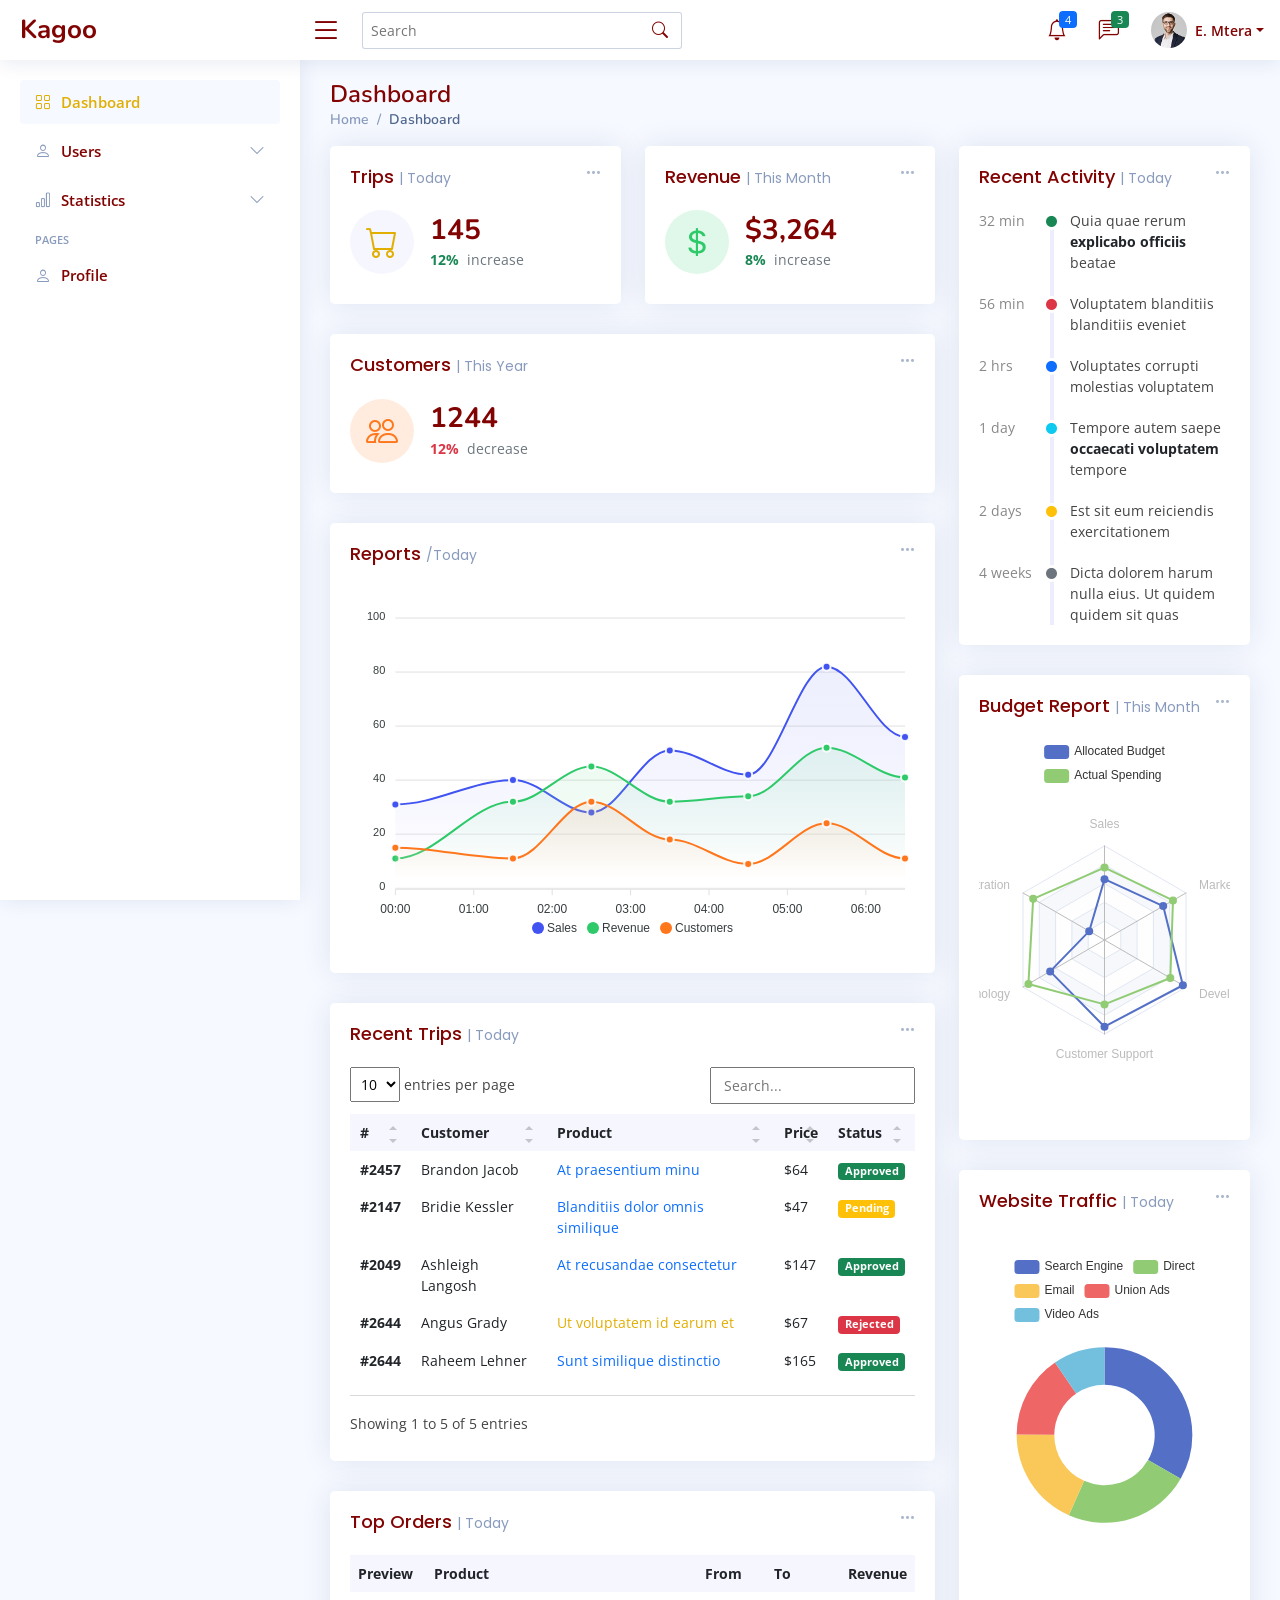
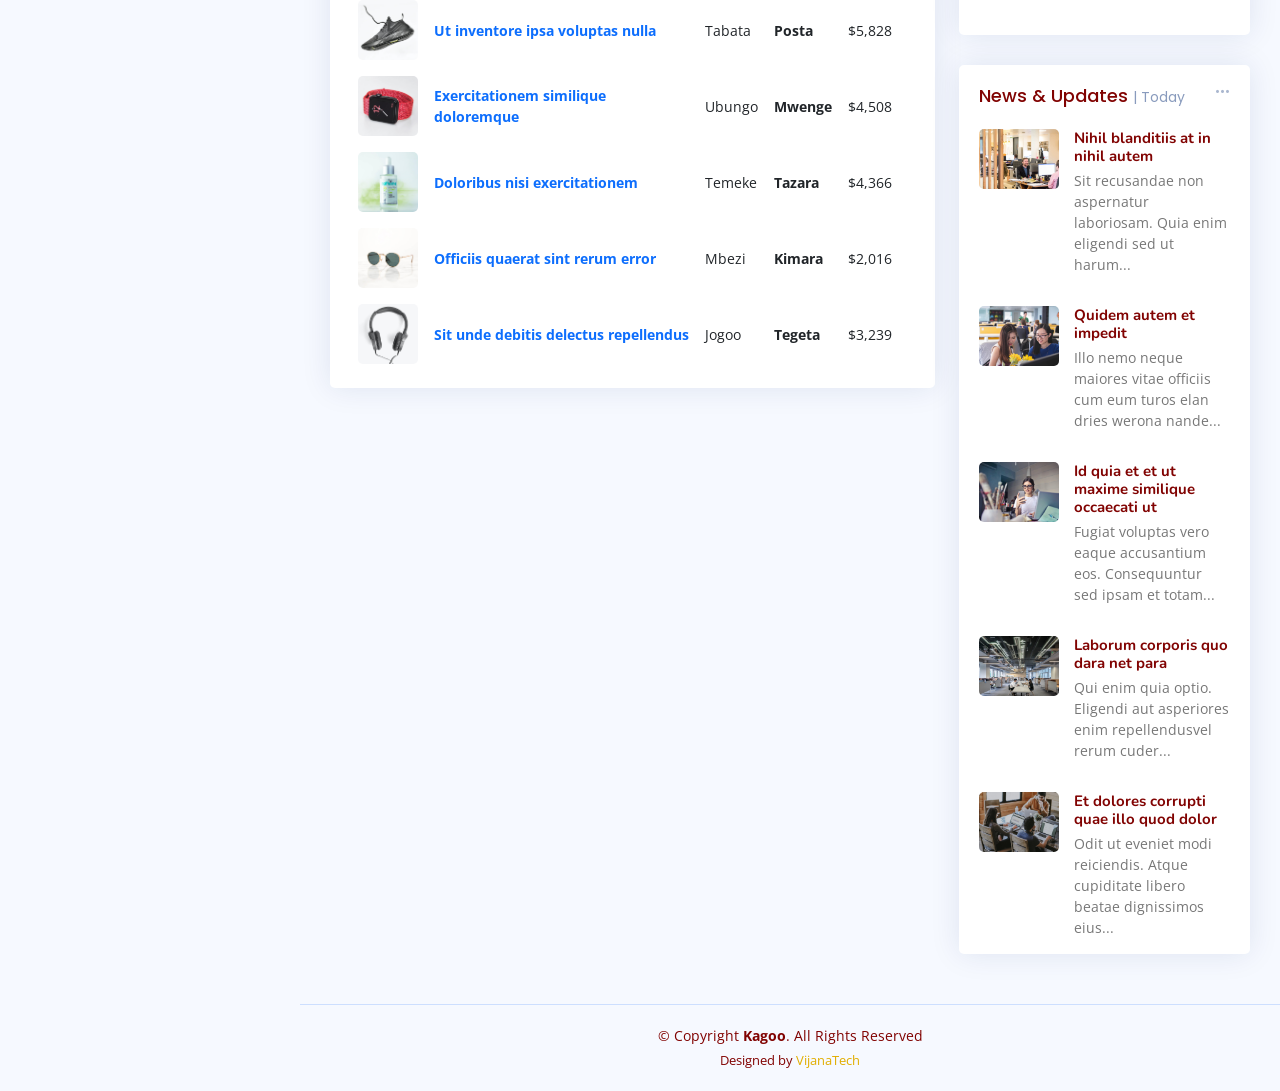
<file: assets/index.html>
<!DOCTYPE html>
<html lang="en">

<head>
  <meta charset="utf-8">
  <meta content="width=device-width, initial-scale=1.0" name="viewport">

  <title>Dashboard - Kagoo</title>
  <meta content="" name="description">
  <meta content="" name="keywords">

  <!-- Favicons -->
  <link href="assets/img/favicon.png" rel="icon">
  <link href="assets/img/apple-touch-icon.png" rel="apple-touch-icon">

  <!-- Google Fonts -->
  <link href="https://fonts.gstatic.com" rel="preconnect">
  <link href="https://fonts.googleapis.com/css?family=Open+Sans:300,300i,400,400i,600,600i,700,700i|Nunito:300,300i,400,400i,600,600i,700,700i|Poppins:300,300i,400,400i,500,500i,600,600i,700,700i" rel="stylesheet">

  <!-- Vendor CSS Files -->
  <link href="assets/vendor/bootstrap/css/bootstrap.min.css" rel="stylesheet">
  <link href="assets/vendor/bootstrap-icons/bootstrap-icons.css" rel="stylesheet">
  <link href="assets/vendor/remixicon/remixicon.css" rel="stylesheet">
  <link href="assets/vendor/boxicons/css/boxicons.min.css" rel="stylesheet">
  <link href="assets/vendor/quill/quill.snow.css" rel="stylesheet">
  <link href="assets/vendor/quill/quill.bubble.css" rel="stylesheet">
  <link href="assets/vendor/simple-datatables/style.css" rel="stylesheet">

  <!-- Template Main CSS File -->
  <link href="assets/css/style.css" rel="stylesheet">


</head>

<body>

  <!-- ======= Header ======= -->
  <header id="header" class="header fixed-top d-flex align-items-center">

    <div class="d-flex align-items-center justify-content-between">
      <a href="index.html" class="logo d-flex align-items-center">
        <!-- <img src="assets/img/logo.png" alt=""> -->
        <span class="d-none d-lg-block">Kagoo</span>
      </a>
      <i class="bi bi-list toggle-sidebar-btn"></i>
    </div><!-- End Logo -->

    <div class="search-bar">
      <form class="search-form d-flex align-items-center" method="POST" action="#">
        <input type="text" name="query" placeholder="Search" title="Enter search keyword">
        <button type="submit" title="Search"><i class="bi bi-search"></i></button>
      </form>
    </div><!-- End Search Bar -->

    <nav class="header-nav ms-auto">
      <ul class="d-flex align-items-center">

        <li class="nav-item d-block d-lg-none">
          <a class="nav-link nav-icon search-bar-toggle " href="#">
            <i class="bi bi-search"></i>
          </a>
        </li><!-- End Search Icon-->

        <li class="nav-item dropdown">

          <a class="nav-link nav-icon" href="#" data-bs-toggle="dropdown">
            <i class="bi bi-bell"></i>
            <span class="badge bg-primary badge-number">4</span>
          </a><!-- End Notification Icon -->

          <ul class="dropdown-menu dropdown-menu-end dropdown-menu-arrow notifications">
            <li class="dropdown-header">
              You have 4 new notifications
              <a href="#"><span class="badge rounded-pill bg-primary p-2 ms-2">View all</span></a>
            </li>
            <li>
              <hr class="dropdown-divider">
            </li>

            <li class="notification-item">
              <i class="bi bi-exclamation-circle text-warning"></i>
              <div>
                <h4>Lorem Ipsum</h4>
                <p>Quae dolorem earum veritatis oditseno</p>
                <p>30 min. ago</p>
              </div>
            </li>

            <li>
              <hr class="dropdown-divider">
            </li>

            <li class="notification-item">
              <i class="bi bi-x-circle text-danger"></i>
              <div>
                <h4>Atque rerum nesciunt</h4>
                <p>Quae dolorem earum veritatis oditseno</p>
                <p>1 hr. ago</p>
              </div>
            </li>

            <li>
              <hr class="dropdown-divider">
            </li>

            <li class="notification-item">
              <i class="bi bi-check-circle text-success"></i>
              <div>
                <h4>Sit rerum fuga</h4>
                <p>Quae dolorem earum veritatis oditseno</p>
                <p>2 hrs. ago</p>
              </div>
            </li>

            <li>
              <hr class="dropdown-divider">
            </li>

            <li class="notification-item">
              <i class="bi bi-info-circle text-primary"></i>
              <div>
                <h4>Dicta reprehenderit</h4>
                <p>Quae dolorem earum veritatis oditseno</p>
                <p>4 hrs. ago</p>
              </div>
            </li>

            <li>
              <hr class="dropdown-divider">
            </li>
            <li class="dropdown-footer">
              <a href="#">Show all notifications</a>
            </li>

          </ul><!-- End Notification Dropdown Items -->

        </li><!-- End Notification Nav -->

        <li class="nav-item dropdown">

          <a class="nav-link nav-icon" href="#" data-bs-toggle="dropdown">
            <i class="bi bi-chat-left-text"></i>
            <span class="badge bg-success badge-number">3</span>
          </a><!-- End Messages Icon -->

          <ul class="dropdown-menu dropdown-menu-end dropdown-menu-arrow messages">
            <li class="dropdown-header">
              You have 3 new messages
              <a href="#"><span class="badge rounded-pill bg-primary p-2 ms-2">View all</span></a>
            </li>
            <li>
              <hr class="dropdown-divider">
            </li>

            <li class="message-item">
              <a href="#">
                <img src="assets/img/messages-1.jpg" alt="" class="rounded-circle">
                <div>
                  <h4>Maria Hudson</h4>
                  <p>Velit asperiores et ducimus soluta repudiandae labore officia est ut...</p>
                  <p>4 hrs. ago</p>
                </div>
              </a>
            </li>
            <li>
              <hr class="dropdown-divider">
            </li>

            <li class="message-item">
              <a href="#">
                <img src="assets/img/messages-2.jpg" alt="" class="rounded-circle">
                <div>
                  <h4>Anna Nelson</h4>
                  <p>Velit asperiores et ducimus soluta repudiandae labore officia est ut...</p>
                  <p>6 hrs. ago</p>
                </div>
              </a>
            </li>
            <li>
              <hr class="dropdown-divider">
            </li>

            <li class="message-item">
              <a href="#">
                <img src="assets/img/messages-3.jpg" alt="" class="rounded-circle">
                <div>
                  <h4>David Muldon</h4>
                  <p>Velit asperiores et ducimus soluta repudiandae labore officia est ut...</p>
                  <p>8 hrs. ago</p>
                </div>
              </a>
            </li>
            <li>
              <hr class="dropdown-divider">
            </li>

            <li class="dropdown-footer">
              <a href="#">Show all messages</a>
            </li>

          </ul><!-- End Messages Dropdown Items -->

        </li><!-- End Messages Nav -->

        <li class="nav-item dropdown pe-3">

          <a class="nav-link nav-profile d-flex align-items-center pe-0" href="#" data-bs-toggle="dropdown">
            <img src="assets/img/profile-img.jpg" alt="Profile" class="rounded-circle">
            <span class="d-none d-md-block dropdown-toggle ps-2">E. Mtera</span>
          </a><!-- End Profile Iamge Icon -->

          <ul class="dropdown-menu dropdown-menu-end dropdown-menu-arrow profile">
            <li class="dropdown-header">
              <h6>E. Mtera</h6>
              <span>Web Designer</span>
            </li>
            <li>
              <hr class="dropdown-divider">
            </li>

            <li>
              <a class="dropdown-item d-flex align-items-center" href="users-profile.html">
                <i class="bi bi-person"></i>
                <span>My Profile</span>
              </a>
            </li>
            <li>
              <hr class="dropdown-divider">
            </li>

            <li>
              <a class="dropdown-item d-flex align-items-center" href="users-profile.html">
                <i class="bi bi-gear"></i>
                <span>Account Settings</span>
              </a>
            </li>
            <li>
              <hr class="dropdown-divider">
            </li>

            <li>
              <a class="dropdown-item d-flex align-items-center" href="pages-faq.html">
                <i class="bi bi-question-circle"></i>
                <span>Need Help?</span>
              </a>
            </li>
            <li>
              <hr class="dropdown-divider">
            </li>

            <li>
              <a class="dropdown-item d-flex align-items-center" href="#">
                <i class="bi bi-box-arrow-right"></i>
                <span>Sign Out</span>
              </a>
            </li>

          </ul><!-- End Profile Dropdown Items -->
        </li><!-- End Profile Nav -->

      </ul>
    </nav><!-- End Icons Navigation -->

  </header><!-- End Header -->

  <!-- ======= Sidebar ======= -->
  <aside id="sidebar" class="sidebar">

    <ul class="sidebar-nav" id="sidebar-nav">

      <li class="nav-item">
        <a class="nav-link " href="index.html">
          <i class="bi bi-grid"></i>
          <span>Dashboard</span>
        </a>
      </li><!-- End Dashboard Nav -->

      <li class="nav-item">
        <a class="nav-link collapsed" data-bs-target="#tables-nav" data-bs-toggle="collapse" href="#">
          <i class="bi bi-person"></i><span>Users</span><i class="bi bi-chevron-down ms-auto"></i>
        </a>
        <ul id="tables-nav" class="nav-content collapse " data-bs-parent="#sidebar-nav">
          <li>
            <a href="tables-general.html">
              <i class="bi bi-circle"></i><span>Customers</span>
            </a>
          </li>
          <li>
            <a href="tables-data.html">
              <i class="bi bi-circle"></i><span>Drivers</span>
            </a>
          </li>
        </ul>
      </li><!-- End Tables Nav -->

      <li class="nav-item">
        <a class="nav-link collapsed" data-bs-target="#charts-nav" data-bs-toggle="collapse" href="#">
          <i class="bi bi-bar-chart"></i><span>Statistics</span><i class="bi bi-chevron-down ms-auto"></i>
        </a>
        <ul id="charts-nav" class="nav-content collapse " data-bs-parent="#sidebar-nav">
          <!-- <li>
            <a href="charts-chartjs.html">
              <i class="bi bi-circle"></i><span>Chart.js</span>
            </a>
          </li> -->
          <li>
            <a href="charts-apexcharts.html">
              <i class="bi bi-circle"></i><span>Charts</span>
            </a>
          </li>
          <!-- <li>
            <a href="charts-echarts.html">
              <i class="bi bi-circle"></i><span>ECharts</span>
            </a>
          </li> -->
        </ul>
      </li><!-- End Charts Nav -->

      <!-- <li class="nav-item">
        <a class="nav-link collapsed" data-bs-target="#icons-nav" data-bs-toggle="collapse" href="#">
          <i class="bi bi-gem"></i><span>Icons</span><i class="bi bi-chevron-down ms-auto"></i>
        </a>
        <ul id="icons-nav" class="nav-content collapse " data-bs-parent="#sidebar-nav">
          <li>
            <a href="icons-bootstrap.html">
              <i class="bi bi-circle"></i><span>Bootstrap Icons</span>
            </a>
          </li>
          <li>
            <a href="icons-remix.html">
              <i class="bi bi-circle"></i><span>Remix Icons</span>
            </a>
          </li>
          <li>
            <a href="icons-boxicons.html">
              <i class="bi bi-circle"></i><span>Boxicons</span>
            </a>
          </li>
        </ul>
      </li> -->
      <!-- End Icons Nav -->

      <li class="nav-heading">Pages</li>

      <li class="nav-item">
        <a class="nav-link collapsed" href="users-profile.html">
          <i class="bi bi-person"></i>
          <span>Profile</span>
        </a>
      </li><!-- End Profile Page Nav -->

      <!-- <li class="nav-item">
        <a class="nav-link collapsed" href="pages-faq.html">
          <i class="bi bi-question-circle"></i>
          <span>F.A.Q</span>
        </a>
      </li> -->
      <!-- End F.A.Q Page Nav -->

      <!-- <li class="nav-item">
        <a class="nav-link collapsed" href="pages-contact.html">
          <i class="bi bi-envelope"></i>
          <span>Contact</span>
        </a>
      </li> -->
      <!-- End Contact Page Nav -->

      <!-- <li class="nav-item">
        <a class="nav-link collapsed" href="pages-register.html">
          <i class="bi bi-card-list"></i>
          <span>Register</span>
        </a>
      </li> -->
      <!-- End Register Page Nav -->

      <!-- <li class="nav-item">
        <a class="nav-link collapsed" href="pages-login.html">
          <i class="bi bi-box-arrow-in-right"></i>
          <span>Login</span>
        </a>
      </li> -->
      <!-- End Login Page Nav -->

      <!-- <li class="nav-item">
        <a class="nav-link collapsed" href="pages-error-404.html">
          <i class="bi bi-dash-circle"></i>
          <span>Error 404</span>
        </a>
      </li> -->
      <!-- End Error 404 Page Nav -->

      <!-- <li class="nav-item">
        <a class="nav-link collapsed" href="pages-blank.html">
          <i class="bi bi-file-earmark"></i>
          <span>Blank</span>
        </a>
      </li> -->
      <!-- End Blank Page Nav -->

    </ul>

  </aside><!-- End Sidebar-->

  <main id="main" class="main">

    <div class="pagetitle">
      <h1>Dashboard</h1>
      <nav>
        <ol class="breadcrumb">
          <li class="breadcrumb-item"><a href="index.html">Home</a></li>
          <li class="breadcrumb-item active">Dashboard</li>
        </ol>
      </nav>
    </div><!-- End Page Title -->

    <section class="section dashboard">
      <div class="row">

        <!-- Left side columns -->
        <div class="col-lg-8">
          <div class="row">

            <!-- Sales Card -->
            <div class="col-xxl-4 col-md-6">
              <div class="card info-card sales-card">

                <div class="filter">
                  <a class="icon" href="#" data-bs-toggle="dropdown"><i class="bi bi-three-dots"></i></a>
                  <ul class="dropdown-menu dropdown-menu-end dropdown-menu-arrow">
                    <li class="dropdown-header text-start">
                      <h6>Filter</h6>
                    </li>

                    <li><a class="dropdown-item" href="#">Today</a></li>
                    <li><a class="dropdown-item" href="#">This Month</a></li>
                    <li><a class="dropdown-item" href="#">This Year</a></li>
                  </ul>
                </div>

                <div class="card-body">
                  <h5 class="card-title">Trips <span>| Today</span></h5>

                  <div class="d-flex align-items-center">
                    <div class="card-icon rounded-circle d-flex align-items-center justify-content-center">
                      <i class="bi bi-cart"></i>
                    </div>
                    <div class="ps-3">
                      <h6>145</h6>
                      <span class="text-success small pt-1 fw-bold">12%</span> <span class="text-muted small pt-2 ps-1">increase</span>

                    </div>
                  </div>
                </div>

              </div>
            </div><!-- End Sales Card -->

            <!-- Revenue Card -->
            <div class="col-xxl-4 col-md-6">
              <div class="card info-card revenue-card">

                <div class="filter">
                  <a class="icon" href="#" data-bs-toggle="dropdown"><i class="bi bi-three-dots"></i></a>
                  <ul class="dropdown-menu dropdown-menu-end dropdown-menu-arrow">
                    <li class="dropdown-header text-start">
                      <h6>Filter</h6>
                    </li>

                    <li><a class="dropdown-item" href="#">Today</a></li>
                    <li><a class="dropdown-item" href="#">This Month</a></li>
                    <li><a class="dropdown-item" href="#">This Year</a></li>
                  </ul>
                </div>

                <div class="card-body">
                  <h5 class="card-title">Revenue <span>| This Month</span></h5>

                  <div class="d-flex align-items-center">
                    <div class="card-icon rounded-circle d-flex align-items-center justify-content-center">
                      <i class="bi bi-currency-dollar"></i>
                    </div>
                    <div class="ps-3">
                      <h6>$3,264</h6>
                      <span class="text-success small pt-1 fw-bold">8%</span> <span class="text-muted small pt-2 ps-1">increase</span>

                    </div>
                  </div>
                </div>

              </div>
            </div><!-- End Revenue Card -->

            <!-- Customers Card -->
            <div class="col-xxl-4 col-xl-12">

              <div class="card info-card customers-card">

                <div class="filter">
                  <a class="icon" href="#" data-bs-toggle="dropdown"><i class="bi bi-three-dots"></i></a>
                  <ul class="dropdown-menu dropdown-menu-end dropdown-menu-arrow">
                    <li class="dropdown-header text-start">
                      <h6>Filter</h6>
                    </li>

                    <li><a class="dropdown-item" href="#">Today</a></li>
                    <li><a class="dropdown-item" href="#">This Month</a></li>
                    <li><a class="dropdown-item" href="#">This Year</a></li>
                  </ul>
                </div>

                <div class="card-body">
                  <h5 class="card-title">Customers <span>| This Year</span></h5>

                  <div class="d-flex align-items-center">
                    <div class="card-icon rounded-circle d-flex align-items-center justify-content-center">
                      <i class="bi bi-people"></i>
                    </div>
                    <div class="ps-3">
                      <h6>1244</h6>
                      <span class="text-danger small pt-1 fw-bold">12%</span> <span class="text-muted small pt-2 ps-1">decrease</span>

                    </div>
                  </div>

                </div>
              </div>

            </div><!-- End Customers Card -->

            <!-- Reports -->
            <div class="col-12">
              <div class="card">

                <div class="filter">
                  <a class="icon" href="#" data-bs-toggle="dropdown"><i class="bi bi-three-dots"></i></a>
                  <ul class="dropdown-menu dropdown-menu-end dropdown-menu-arrow">
                    <li class="dropdown-header text-start">
                      <h6>Filter</h6>
                    </li>

                    <li><a class="dropdown-item" href="#">Today</a></li>
                    <li><a class="dropdown-item" href="#">This Month</a></li>
                    <li><a class="dropdown-item" href="#">This Year</a></li>
                  </ul>
                </div>

                <div class="card-body">
                  <h5 class="card-title">Reports <span>/Today</span></h5>

                  <!-- Line Chart -->
                  <div id="reportsChart"></div>

                  <script>
                    document.addEventListener("DOMContentLoaded", () => {
                      new ApexCharts(document.querySelector("#reportsChart"), {
                        series: [{
                          name: 'Sales',
                          data: [31, 40, 28, 51, 42, 82, 56],
                        }, {
                          name: 'Revenue',
                          data: [11, 32, 45, 32, 34, 52, 41]
                        }, {
                          name: 'Customers',
                          data: [15, 11, 32, 18, 9, 24, 11]
                        }],
                        chart: {
                          height: 350,
                          type: 'area',
                          toolbar: {
                            show: false
                          },
                        },
                        markers: {
                          size: 4
                        },
                        colors: ['#4154f1', '#2eca6a', '#ff771d'],
                        fill: {
                          type: "gradient",
                          gradient: {
                            shadeIntensity: 1,
                            opacityFrom: 0.3,
                            opacityTo: 0.4,
                            stops: [0, 90, 100]
                          }
                        },
                        dataLabels: {
                          enabled: false
                        },
                        stroke: {
                          curve: 'smooth',
                          width: 2
                        },
                        xaxis: {
                          type: 'datetime',
                          categories: ["2018-09-19T00:00:00.000Z", "2018-09-19T01:30:00.000Z", "2018-09-19T02:30:00.000Z", "2018-09-19T03:30:00.000Z", "2018-09-19T04:30:00.000Z", "2018-09-19T05:30:00.000Z", "2018-09-19T06:30:00.000Z"]
                        },
                        tooltip: {
                          x: {
                            format: 'dd/MM/yy HH:mm'
                          },
                        }
                      }).render();
                    });
                  </script>
                  <!-- End Line Chart -->

                </div>

              </div>
            </div><!-- End Reports -->

            <!-- Recent Sales -->
            <div class="col-12">
              <div class="card recent-sales">

                <div class="filter">
                  <a class="icon" href="#" data-bs-toggle="dropdown"><i class="bi bi-three-dots"></i></a>
                  <ul class="dropdown-menu dropdown-menu-end dropdown-menu-arrow">
                    <li class="dropdown-header text-start">
                      <h6>Filter</h6>
                    </li>

                    <li><a class="dropdown-item" href="#">Today</a></li>
                    <li><a class="dropdown-item" href="#">This Month</a></li>
                    <li><a class="dropdown-item" href="#">This Year</a></li>
                  </ul>
                </div>

                <div class="card-body">
                  <h5 class="card-title">Recent Trips <span>| Today</span></h5>

                  <table class="table table-borderless datatable">
                    <thead>
                      <tr>
                        <th scope="col">#</th>
                        <th scope="col">Customer</th>
                        <th scope="col">Product</th>
                        <th scope="col">Price</th>
                        <th scope="col">Status</th>
                      </tr>
                    </thead>
                    <tbody>
                      <tr>
                        <th scope="row"><a href="#">#2457</a></th>
                        <td>Brandon Jacob</td>
                        <td><a href="#" class="text-primary">At praesentium minu</a></td>
                        <td>$64</td>
                        <td><span class="badge bg-success">Approved</span></td>
                      </tr>
                      <tr>
                        <th scope="row"><a href="#">#2147</a></th>
                        <td>Bridie Kessler</td>
                        <td><a href="#" class="text-primary">Blanditiis dolor omnis similique</a></td>
                        <td>$47</td>
                        <td><span class="badge bg-warning">Pending</span></td>
                      </tr>
                      <tr>
                        <th scope="row"><a href="#">#2049</a></th>
                        <td>Ashleigh Langosh</td>
                        <td><a href="#" class="text-primary">At recusandae consectetur</a></td>
                        <td>$147</td>
                        <td><span class="badge bg-success">Approved</span></td>
                      </tr>
                      <tr>
                        <th scope="row"><a href="#">#2644</a></th>
                        <td>Angus Grady</td>
                        <td><a href="#" class="text-primar">Ut voluptatem id earum et</a></td>
                        <td>$67</td>
                        <td><span class="badge bg-danger">Rejected</span></td>
                      </tr>
                      <tr>
                        <th scope="row"><a href="#">#2644</a></th>
                        <td>Raheem Lehner</td>
                        <td><a href="#" class="text-primary">Sunt similique distinctio</a></td>
                        <td>$165</td>
                        <td><span class="badge bg-success">Approved</span></td>
                      </tr>
                    </tbody>
                  </table>

                </div>

              </div>
            </div><!-- End Recent Sales -->

            <!-- Top Selling -->
            <div class="col-12">
              <div class="card top-selling">

                <div class="filter">
                  <a class="icon" href="#" data-bs-toggle="dropdown"><i class="bi bi-three-dots"></i></a>
                  <ul class="dropdown-menu dropdown-menu-end dropdown-menu-arrow">
                    <li class="dropdown-header text-start">
                      <h6>Filter</h6>
                    </li>

                    <li><a class="dropdown-item" href="#">Today</a></li>
                    <li><a class="dropdown-item" href="#">This Month</a></li>
                    <li><a class="dropdown-item" href="#">This Year</a></li>
                  </ul>
                </div>

                <div class="card-body pb-0">
                  <h5 class="card-title">Top Orders <span>| Today</span></h5>

                  <table class="table table-borderless">
                    <thead>
                      <tr>
                        <th scope="col">Preview</th>
                        <th scope="col">Product</th>
                        <th scope="col">From</th>
                        <th scope="col">To</th>
                        <th scope="col">Revenue</th>
                      </tr>
                    </thead>
                    <tbody>
                      <tr>
                        <th scope="row"><a href="#"><img src="assets/img/product-1.jpg" alt=""></a></th>
                        <td><a href="#" class="text-primary fw-bold">Ut inventore ipsa voluptas nulla</a></td>
                        <td>Tabata</td>
                        <td class="fw-bold">Posta</td>
                        <td>$5,828</td>
                      </tr>
                      <tr>
                        <th scope="row"><a href="#"><img src="assets/img/product-2.jpg" alt=""></a></th>
                        <td><a href="#" class="text-primary fw-bold">Exercitationem similique doloremque</a></td>
                        <td>Ubungo</td>
                        <td class="fw-bold">Mwenge</td>
                        <td>$4,508</td>
                      </tr>
                      <tr>
                        <th scope="row"><a href="#"><img src="assets/img/product-3.jpg" alt=""></a></th>
                        <td><a href="#" class="text-primary fw-bold">Doloribus nisi exercitationem</a></td>
                        <td>Temeke</td>
                        <td class="fw-bold">Tazara</td>
                        <td>$4,366</td>
                      </tr>
                      <tr>
                        <th scope="row"><a href="#"><img src="assets/img/product-4.jpg" alt=""></a></th>
                        <td><a href="#" class="text-primary fw-bold">Officiis quaerat sint rerum error</a></td>
                        <td>Mbezi</td>
                        <td class="fw-bold">Kimara</td>
                        <td>$2,016</td>
                      </tr>
                      <tr>
                        <th scope="row"><a href="#"><img src="assets/img/product-5.jpg" alt=""></a></th>
                        <td><a href="#" class="text-primary fw-bold">Sit unde debitis delectus repellendus</a></td>
                        <td>Jogoo</td>
                        <td class="fw-bold">Tegeta</td>
                        <td>$3,239</td>
                      </tr>
                    </tbody>
                  </table>

                </div>

              </div>
            </div><!-- End Top Selling -->

          </div>
        </div><!-- End Left side columns -->

        <!-- Right side columns -->
        <div class="col-lg-4">

          <!-- Recent Activity -->
          <div class="card">
            <div class="filter">
              <a class="icon" href="#" data-bs-toggle="dropdown"><i class="bi bi-three-dots"></i></a>
              <ul class="dropdown-menu dropdown-menu-end dropdown-menu-arrow">
                <li class="dropdown-header text-start">
                  <h6>Filter</h6>
                </li>

                <li><a class="dropdown-item" href="#">Today</a></li>
                <li><a class="dropdown-item" href="#">This Month</a></li>
                <li><a class="dropdown-item" href="#">This Year</a></li>
              </ul>
            </div>

            <div class="card-body">
              <h5 class="card-title">Recent Activity <span>| Today</span></h5>

              <div class="activity">

                <div class="activity-item d-flex">
                  <div class="activite-label">32 min</div>
                  <i class='bi bi-circle-fill activity-badge text-success align-self-start'></i>
                  <div class="activity-content">
                    Quia quae rerum <a href="#" class="fw-bold text-dark">explicabo officiis</a> beatae
                  </div>
                </div><!-- End activity item-->

                <div class="activity-item d-flex">
                  <div class="activite-label">56 min</div>
                  <i class='bi bi-circle-fill activity-badge text-danger align-self-start'></i>
                  <div class="activity-content">
                    Voluptatem blanditiis blanditiis eveniet
                  </div>
                </div><!-- End activity item-->

                <div class="activity-item d-flex">
                  <div class="activite-label">2 hrs</div>
                  <i class='bi bi-circle-fill activity-badge text-primary align-self-start'></i>
                  <div class="activity-content">
                    Voluptates corrupti molestias voluptatem
                  </div>
                </div><!-- End activity item-->

                <div class="activity-item d-flex">
                  <div class="activite-label">1 day</div>
                  <i class='bi bi-circle-fill activity-badge text-info align-self-start'></i>
                  <div class="activity-content">
                    Tempore autem saepe <a href="#" class="fw-bold text-dark">occaecati voluptatem</a> tempore
                  </div>
                </div><!-- End activity item-->

                <div class="activity-item d-flex">
                  <div class="activite-label">2 days</div>
                  <i class='bi bi-circle-fill activity-badge text-warning align-self-start'></i>
                  <div class="activity-content">
                    Est sit eum reiciendis exercitationem
                  </div>
                </div><!-- End activity item-->

                <div class="activity-item d-flex">
                  <div class="activite-label">4 weeks</div>
                  <i class='bi bi-circle-fill activity-badge text-muted align-self-start'></i>
                  <div class="activity-content">
                    Dicta dolorem harum nulla eius. Ut quidem quidem sit quas
                  </div>
                </div><!-- End activity item-->

              </div>

            </div>
          </div><!-- End Recent Activity -->

          <!-- Budget Report -->
          <div class="card">
            <div class="filter">
              <a class="icon" href="#" data-bs-toggle="dropdown"><i class="bi bi-three-dots"></i></a>
              <ul class="dropdown-menu dropdown-menu-end dropdown-menu-arrow">
                <li class="dropdown-header text-start">
                  <h6>Filter</h6>
                </li>

                <li><a class="dropdown-item" href="#">Today</a></li>
                <li><a class="dropdown-item" href="#">This Month</a></li>
                <li><a class="dropdown-item" href="#">This Year</a></li>
              </ul>
            </div>

            <div class="card-body pb-0">
              <h5 class="card-title">Budget Report <span>| This Month</span></h5>

              <div id="budgetChart" style="min-height: 400px;" class="echart"></div>

              <script>
                document.addEventListener("DOMContentLoaded", () => {
                  var budgetChart = echarts.init(document.querySelector("#budgetChart")).setOption({
                    legend: {
                      data: ['Allocated Budget', 'Actual Spending']
                    },
                    radar: {
                      // shape: 'circle',
                      indicator: [{
                          name: 'Sales',
                          max: 6500
                        },
                        {
                          name: 'Administration',
                          max: 16000
                        },
                        {
                          name: 'Information Technology',
                          max: 30000
                        },
                        {
                          name: 'Customer Support',
                          max: 38000
                        },
                        {
                          name: 'Development',
                          max: 52000
                        },
                        {
                          name: 'Marketing',
                          max: 25000
                        }
                      ]
                    },
                    series: [{
                      name: 'Budget vs spending',
                      type: 'radar',
                      data: [{
                          value: [4200, 3000, 20000, 35000, 50000, 18000],
                          name: 'Allocated Budget'
                        },
                        {
                          value: [5000, 14000, 28000, 26000, 42000, 21000],
                          name: 'Actual Spending'
                        }
                      ]
                    }]
                  });
                });
              </script>

            </div>
          </div><!-- End Budget Report -->

          <!-- Website Traffic -->
          <div class="card">
            <div class="filter">
              <a class="icon" href="#" data-bs-toggle="dropdown"><i class="bi bi-three-dots"></i></a>
              <ul class="dropdown-menu dropdown-menu-end dropdown-menu-arrow">
                <li class="dropdown-header text-start">
                  <h6>Filter</h6>
                </li>

                <li><a class="dropdown-item" href="#">Today</a></li>
                <li><a class="dropdown-item" href="#">This Month</a></li>
                <li><a class="dropdown-item" href="#">This Year</a></li>
              </ul>
            </div>

            <div class="card-body pb-0">
              <h5 class="card-title">Website Traffic <span>| Today</span></h5>

              <div id="trafficChart" style="min-height: 400px;" class="echart"></div>

              <script>
                document.addEventListener("DOMContentLoaded", () => {
                  echarts.init(document.querySelector("#trafficChart")).setOption({
                    tooltip: {
                      trigger: 'item'
                    },
                    legend: {
                      top: '5%',
                      left: 'center'
                    },
                    series: [{
                      name: 'Access From',
                      type: 'pie',
                      radius: ['40%', '70%'],
                      avoidLabelOverlap: false,
                      label: {
                        show: false,
                        position: 'center'
                      },
                      emphasis: {
                        label: {
                          show: true,
                          fontSize: '18',
                          fontWeight: 'bold'
                        }
                      },
                      labelLine: {
                        show: false
                      },
                      data: [{
                          value: 1048,
                          name: 'Search Engine'
                        },
                        {
                          value: 735,
                          name: 'Direct'
                        },
                        {
                          value: 580,
                          name: 'Email'
                        },
                        {
                          value: 484,
                          name: 'Union Ads'
                        },
                        {
                          value: 300,
                          name: 'Video Ads'
                        }
                      ]
                    }]
                  });
                });
              </script>

            </div>
          </div><!-- End Website Traffic -->

          <!-- News & Updates Traffic -->
          <div class="card">
            <div class="filter">
              <a class="icon" href="#" data-bs-toggle="dropdown"><i class="bi bi-three-dots"></i></a>
              <ul class="dropdown-menu dropdown-menu-end dropdown-menu-arrow">
                <li class="dropdown-header text-start">
                  <h6>Filter</h6>
                </li>

                <li><a class="dropdown-item" href="#">Today</a></li>
                <li><a class="dropdown-item" href="#">This Month</a></li>
                <li><a class="dropdown-item" href="#">This Year</a></li>
              </ul>
            </div>

            <div class="card-body pb-0">
              <h5 class="card-title">News &amp; Updates <span>| Today</span></h5>

              <div class="news">
                <div class="post-item clearfix">
                  <img src="assets/img/news-1.jpg" alt="">
                  <h4><a href="#">Nihil blanditiis at in nihil autem</a></h4>
                  <p>Sit recusandae non aspernatur laboriosam. Quia enim eligendi sed ut harum...</p>
                </div>

                <div class="post-item clearfix">
                  <img src="assets/img/news-2.jpg" alt="">
                  <h4><a href="#">Quidem autem et impedit</a></h4>
                  <p>Illo nemo neque maiores vitae officiis cum eum turos elan dries werona nande...</p>
                </div>

                <div class="post-item clearfix">
                  <img src="assets/img/news-3.jpg" alt="">
                  <h4><a href="#">Id quia et et ut maxime similique occaecati ut</a></h4>
                  <p>Fugiat voluptas vero eaque accusantium eos. Consequuntur sed ipsam et totam...</p>
                </div>

                <div class="post-item clearfix">
                  <img src="assets/img/news-4.jpg" alt="">
                  <h4><a href="#">Laborum corporis quo dara net para</a></h4>
                  <p>Qui enim quia optio. Eligendi aut asperiores enim repellendusvel rerum cuder...</p>
                </div>

                <div class="post-item clearfix">
                  <img src="assets/img/news-5.jpg" alt="">
                  <h4><a href="#">Et dolores corrupti quae illo quod dolor</a></h4>
                  <p>Odit ut eveniet modi reiciendis. Atque cupiditate libero beatae dignissimos eius...</p>
                </div>

              </div><!-- End sidebar recent posts-->

            </div>
          </div><!-- End News & Updates -->

        </div><!-- End Right side columns -->

      </div>
    </section>

  </main><!-- End #main -->

  <!-- ======= Footer ======= -->
  <footer id="footer" class="footer">
    <div class="copyright">
      &copy; Copyright <strong><span>Kagoo</span></strong>. All Rights Reserved
    </div>
    <div class="credits">
      <!-- All the links in the footer should remain intact. -->
      <!-- You can delete the links only if you purchased the pro version. -->
      <!-- Licensing information: https://VijanaTech.com/license/ -->
      <!-- Purchase the pro version with working PHP/AJAX contact form: https://VijanaTech.com/nice-admin-bootstrap-admin-html-template/ -->
      Designed by <a href="https://VijanaTech.com/">VijanaTech</a>
    </div>
  </footer><!-- End Footer -->

  <a href="#" class="back-to-top d-flex align-items-center justify-content-center"><i class="bi bi-arrow-up-short"></i></a>

  <!-- Vendor JS Files -->
  <script src="assets/vendor/bootstrap/js/bootstrap.bundle.js"></script>
  <script src="assets/vendor/php-email-form/validate.js"></script>
  <script src="assets/vendor/quill/quill.min.js"></script>
  <script src="assets/vendor/tinymce/tinymce.min.js"></script>
  <script src="assets/vendor/simple-datatables/simple-datatables.js"></script>
  <script src="assets/vendor/chart.js/chart.min.js"></script>
  <script src="assets/vendor/apexcharts/apexcharts.min.js"></script>
  <script src="assets/vendor/echarts/echarts.min.js"></script>

  <!-- Template Main JS File -->
  <script src="assets/js/main.js"></script>

</body>

</html>
</file>
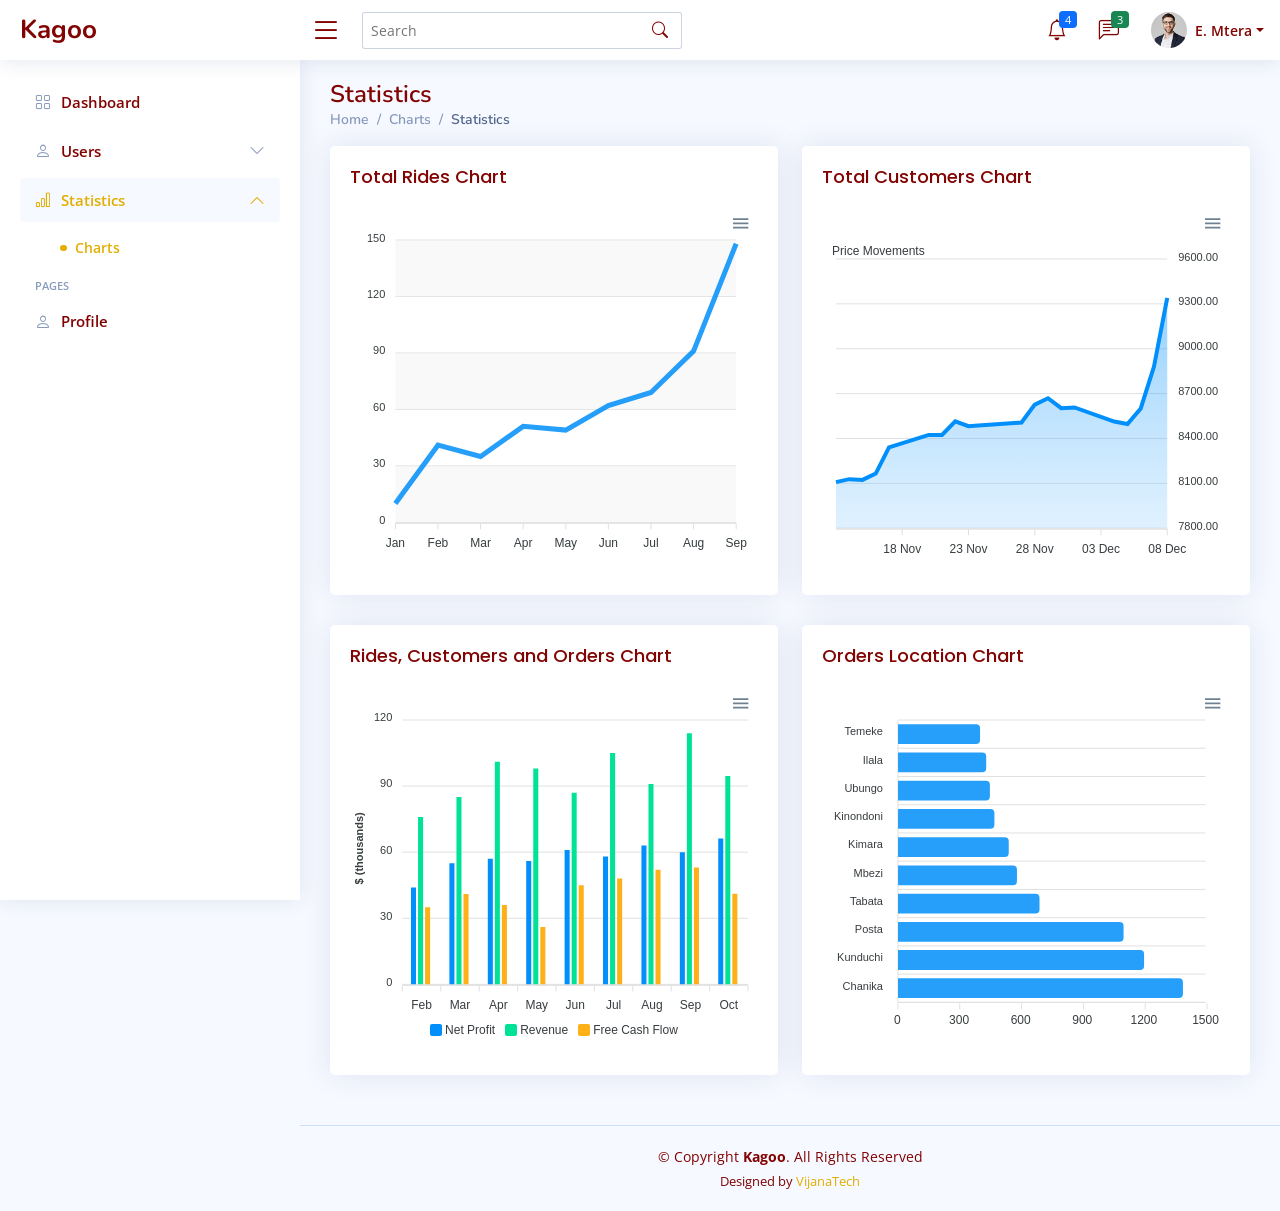
<file: assets/charts-apexcharts.html>
<!DOCTYPE html>
<html lang="en">

<head>
  <meta charset="utf-8">
  <meta content="width=device-width, initial-scale=1.0" name="viewport">

  <title>Charts / ApexCharts - Kagoo</title>
  <meta content="" name="description">
  <meta content="" name="keywords">

  <!-- Favicons -->
  <link href="assets/img/favicon.png" rel="icon">
  <link href="assets/img/apple-touch-icon.png" rel="apple-touch-icon">

  <!-- Google Fonts -->
  <link href="https://fonts.gstatic.com" rel="preconnect">
  <link href="https://fonts.googleapis.com/css?family=Open+Sans:300,300i,400,400i,600,600i,700,700i|Nunito:300,300i,400,400i,600,600i,700,700i|Poppins:300,300i,400,400i,500,500i,600,600i,700,700i" rel="stylesheet">

  <!-- Vendor CSS Files -->
  <link href="assets/vendor/bootstrap/css/bootstrap.min.css" rel="stylesheet">
  <link href="assets/vendor/bootstrap-icons/bootstrap-icons.css" rel="stylesheet">
  <link href="assets/vendor/remixicon/remixicon.css" rel="stylesheet">
  <link href="assets/vendor/boxicons/css/boxicons.min.css" rel="stylesheet">
  <link href="assets/vendor/quill/quill.snow.css" rel="stylesheet">
  <link href="assets/vendor/quill/quill.bubble.css" rel="stylesheet">
  <link href="assets/vendor/simple-datatables/style.css" rel="stylesheet">

  <!-- Template Main CSS File -->
  <link href="assets/css/style.css" rel="stylesheet">

</head>

<body>

  <!-- ======= Header ======= -->
  <header id="header" class="header fixed-top d-flex align-items-center">

    <div class="d-flex align-items-center justify-content-between">
      <a href="index.html" class="logo d-flex align-items-center">
        <!-- <img src="assets/img/logo.png" alt=""> -->
        <span class="d-none d-lg-block">Kagoo</span>
      </a>
      <i class="bi bi-list toggle-sidebar-btn"></i>
    </div><!-- End Logo -->

    <div class="search-bar">
      <form class="search-form d-flex align-items-center" method="POST" action="#">
        <input type="text" name="query" placeholder="Search" title="Enter search keyword">
        <button type="submit" title="Search"><i class="bi bi-search"></i></button>
      </form>
    </div><!-- End Search Bar -->

    <nav class="header-nav ms-auto">
      <ul class="d-flex align-items-center">

        <li class="nav-item d-block d-lg-none">
          <a class="nav-link nav-icon search-bar-toggle " href="#">
            <i class="bi bi-search"></i>
          </a>
        </li><!-- End Search Icon-->

        <li class="nav-item dropdown">

          <a class="nav-link nav-icon" href="#" data-bs-toggle="dropdown">
            <i class="bi bi-bell"></i>
            <span class="badge bg-primary badge-number">4</span>
          </a><!-- End Notification Icon -->

          <ul class="dropdown-menu dropdown-menu-end dropdown-menu-arrow notifications">
            <li class="dropdown-header">
              You have 4 new notifications
              <a href="#"><span class="badge rounded-pill bg-primary p-2 ms-2">View all</span></a>
            </li>
            <li>
              <hr class="dropdown-divider">
            </li>

            <li class="notification-item">
              <i class="bi bi-exclamation-circle text-warning"></i>
              <div>
                <h4>Lorem Ipsum</h4>
                <p>Quae dolorem earum veritatis oditseno</p>
                <p>30 min. ago</p>
              </div>
            </li>

            <li>
              <hr class="dropdown-divider">
            </li>

            <li class="notification-item">
              <i class="bi bi-x-circle text-danger"></i>
              <div>
                <h4>Atque rerum nesciunt</h4>
                <p>Quae dolorem earum veritatis oditseno</p>
                <p>1 hr. ago</p>
              </div>
            </li>

            <li>
              <hr class="dropdown-divider">
            </li>

            <li class="notification-item">
              <i class="bi bi-check-circle text-success"></i>
              <div>
                <h4>Sit rerum fuga</h4>
                <p>Quae dolorem earum veritatis oditseno</p>
                <p>2 hrs. ago</p>
              </div>
            </li>

            <li>
              <hr class="dropdown-divider">
            </li>

            <li class="notification-item">
              <i class="bi bi-info-circle text-primary"></i>
              <div>
                <h4>Dicta reprehenderit</h4>
                <p>Quae dolorem earum veritatis oditseno</p>
                <p>4 hrs. ago</p>
              </div>
            </li>

            <li>
              <hr class="dropdown-divider">
            </li>
            <li class="dropdown-footer">
              <a href="#">Show all notifications</a>
            </li>

          </ul><!-- End Notification Dropdown Items -->

        </li><!-- End Notification Nav -->

        <li class="nav-item dropdown">

          <a class="nav-link nav-icon" href="#" data-bs-toggle="dropdown">
            <i class="bi bi-chat-left-text"></i>
            <span class="badge bg-success badge-number">3</span>
          </a><!-- End Messages Icon -->

          <ul class="dropdown-menu dropdown-menu-end dropdown-menu-arrow messages">
            <li class="dropdown-header">
              You have 3 new messages
              <a href="#"><span class="badge rounded-pill bg-primary p-2 ms-2">View all</span></a>
            </li>
            <li>
              <hr class="dropdown-divider">
            </li>

            <li class="message-item">
              <a href="#">
                <img src="assets/img/messages-1.jpg" alt="" class="rounded-circle">
                <div>
                  <h4>Maria Hudson</h4>
                  <p>Velit asperiores et ducimus soluta repudiandae labore officia est ut...</p>
                  <p>4 hrs. ago</p>
                </div>
              </a>
            </li>
            <li>
              <hr class="dropdown-divider">
            </li>

            <li class="message-item">
              <a href="#">
                <img src="assets/img/messages-2.jpg" alt="" class="rounded-circle">
                <div>
                  <h4>Anna Nelson</h4>
                  <p>Velit asperiores et ducimus soluta repudiandae labore officia est ut...</p>
                  <p>6 hrs. ago</p>
                </div>
              </a>
            </li>
            <li>
              <hr class="dropdown-divider">
            </li>

            <li class="message-item">
              <a href="#">
                <img src="assets/img/messages-3.jpg" alt="" class="rounded-circle">
                <div>
                  <h4>David Muldon</h4>
                  <p>Velit asperiores et ducimus soluta repudiandae labore officia est ut...</p>
                  <p>8 hrs. ago</p>
                </div>
              </a>
            </li>
            <li>
              <hr class="dropdown-divider">
            </li>

            <li class="dropdown-footer">
              <a href="#">Show all messages</a>
            </li>

          </ul><!-- End Messages Dropdown Items -->

        </li><!-- End Messages Nav -->

        <li class="nav-item dropdown pe-3">

          <a class="nav-link nav-profile d-flex align-items-center pe-0" href="#" data-bs-toggle="dropdown">
            <img src="assets/img/profile-img.jpg" alt="Profile" class="rounded-circle">
            <span class="d-none d-md-block dropdown-toggle ps-2">E. Mtera</span>
          </a><!-- End Profile Iamge Icon -->

          <ul class="dropdown-menu dropdown-menu-end dropdown-menu-arrow profile">
            <li class="dropdown-header">
              <h6>E. Mtera</h6>
              <span>Web Designer</span>
            </li>
            <li>
              <hr class="dropdown-divider">
            </li>

            <li>
              <a class="dropdown-item d-flex align-items-center" href="users-profile.html">
                <i class="bi bi-person"></i>
                <span>My Profile</span>
              </a>
            </li>
            <li>
              <hr class="dropdown-divider">
            </li>

            <li>
              <a class="dropdown-item d-flex align-items-center" href="users-profile.html">
                <i class="bi bi-gear"></i>
                <span>Account Settings</span>
              </a>
            </li>
            <li>
              <hr class="dropdown-divider">
            </li>

            <li>
              <a class="dropdown-item d-flex align-items-center" href="pages-faq.html">
                <i class="bi bi-question-circle"></i>
                <span>Need Help?</span>
              </a>
            </li>
            <li>
              <hr class="dropdown-divider">
            </li>

            <li>
              <a class="dropdown-item d-flex align-items-center" href="#">
                <i class="bi bi-box-arrow-right"></i>
                <span>Sign Out</span>
              </a>
            </li>

          </ul><!-- End Profile Dropdown Items -->
        </li><!-- End Profile Nav -->

      </ul>
    </nav><!-- End Icons Navigation -->

  </header><!-- End Header -->

  <!-- ======= Sidebar ======= -->
  <aside id="sidebar" class="sidebar">

    <ul class="sidebar-nav" id="sidebar-nav">

      <li class="nav-item">
        <a class="nav-link collapsed" href="index.html">
          <i class="bi bi-grid"></i>
          <span>Dashboard</span>
        </a>
      </li><!-- End Dashboard Nav -->

      <li class="nav-item">
        <a class="nav-link collapsed" data-bs-target="#tables-nav" data-bs-toggle="collapse" href="#">
          <i class="bi bi-person"></i><span>Users</span><i class="bi bi-chevron-down ms-auto"></i>
        </a>
        <ul id="tables-nav" class="nav-content collapse " data-bs-parent="#sidebar-nav">
          <li>
            <a href="tables-general.html">
              <i class="bi bi-circle"></i><span>Customers</span>
            </a>
          </li>
          <li>
            <a href="tables-data.html">
              <i class="bi bi-circle"></i><span>Drivers</span>
            </a>
          </li>
        </ul>
      </li><!-- End Tables Nav -->

      <li class="nav-item">
        <a class="nav-link " data-bs-target="#charts-nav" data-bs-toggle="collapse" href="#">
          <i class="bi bi-bar-chart"></i><span>Statistics</span><i class="bi bi-chevron-down ms-auto"></i>
        </a>
        <ul id="charts-nav" class="nav-content collapse show" data-bs-parent="#sidebar-nav">
          <!-- <li>
            <a href="charts-chartjs.html">
              <i class="bi bi-circle"></i><span>Chart.js</span>
            </a>
          </li> -->
          <li>
            <a href="charts-apexcharts.html" class="active">
              <i class="bi bi-circle"></i><span>Charts</span>
            </a>
          </li>
          <!-- <li>
            <a href="charts-echarts.html">
              <i class="bi bi-circle"></i><span>ECharts</span>
            </a>
          </li> -->
        </ul>
      </li><!-- End Charts Nav -->

      <!-- <li class="nav-item">
        <a class="nav-link collapsed" data-bs-target="#icons-nav" data-bs-toggle="collapse" href="#">
          <i class="bi bi-gem"></i><span>Icons</span><i class="bi bi-chevron-down ms-auto"></i>
        </a>
        <ul id="icons-nav" class="nav-content collapse " data-bs-parent="#sidebar-nav">
          <li>
            <a href="icons-bootstrap.html">
              <i class="bi bi-circle"></i><span>Bootstrap Icons</span>
            </a>
          </li>
          <li>
            <a href="icons-remix.html">
              <i class="bi bi-circle"></i><span>Remix Icons</span>
            </a>
          </li>
          <li>
            <a href="icons-boxicons.html">
              <i class="bi bi-circle"></i><span>Boxicons</span>
            </a>
          </li>
        </ul>
      </li> -->
      <!-- End Icons Nav -->

      <li class="nav-heading">Pages</li>

      <li class="nav-item">
        <a class="nav-link collapsed" href="users-profile.html">
          <i class="bi bi-person"></i>
          <span>Profile</span>
        </a>
      </li><!-- End Profile Page Nav -->

      <!-- <li class="nav-item">
        <a class="nav-link collapsed" href="pages-faq.html">
          <i class="bi bi-question-circle"></i>
          <span>F.A.Q</span>
        </a>
      </li> -->
      <!-- End F.A.Q Page Nav -->

      <!-- <li class="nav-item">
        <a class="nav-link collapsed" href="pages-contact.html">
          <i class="bi bi-envelope"></i>
          <span>Contact</span>
        </a>
      </li> -->
      <!-- End Contact Page Nav -->

      <!-- <li class="nav-item">
        <a class="nav-link collapsed" href="pages-register.html">
          <i class="bi bi-card-list"></i>
          <span>Register</span>
        </a>
      </li> -->
      <!-- End Register Page Nav -->

      <!-- <li class="nav-item">
        <a class="nav-link collapsed" href="pages-login.html">
          <i class="bi bi-box-arrow-in-right"></i>
          <span>Login</span>
        </a>
      </li> -->
      <!-- End Login Page Nav -->

      <!-- <li class="nav-item">
        <a class="nav-link collapsed" href="pages-error-404.html">
          <i class="bi bi-dash-circle"></i>
          <span>Error 404</span>
        </a>
      </li> -->
      <!-- End Error 404 Page Nav -->

      <!-- <li class="nav-item">
        <a class="nav-link collapsed" href="pages-blank.html">
          <i class="bi bi-file-earmark"></i>
          <span>Blank</span>
        </a>
      </li> -->
      <!-- End Blank Page Nav -->

    </ul>

  </aside><!-- End Sidebar-->

  <main id="main" class="main">

    <div class="pagetitle">
      <h1>Statistics</h1>
      <nav>
        <ol class="breadcrumb">
          <li class="breadcrumb-item"><a href="index.html">Home</a></li>
          <li class="breadcrumb-item">Charts</li>
          <li class="breadcrumb-item active">Statistics</li>
        </ol>
      </nav>
    </div><!-- End Page Title -->

    <!-- <p>ApexCharts Examples. You can check the <a href="https://apexcharts.com/javascript-chart-demos/" target="_blank">official website</a> for more examples.</p> -->

    <section class="section">
      <div class="row">

        <div class="col-lg-6">
          <div class="card">
            <div class="card-body">
              <h5 class="card-title">Total Rides Chart</h5>

              <!-- Line Chart -->
              <div id="lineChart"></div>

              <script>
                document.addEventListener("DOMContentLoaded", () => {
                  new ApexCharts(document.querySelector("#lineChart"), {
                    series: [{
                      name: "Desktops",
                      data: [10, 41, 35, 51, 49, 62, 69, 91, 148]
                    }],
                    chart: {
                      height: 350,
                      type: 'line',
                      zoom: {
                        enabled: false
                      }
                    },
                    dataLabels: {
                      enabled: false
                    },
                    stroke: {
                      curve: 'straight'
                    },
                    grid: {
                      row: {
                        colors: ['#f3f3f3', 'transparent'], // takes an array which will be repeated on columns
                        opacity: 0.5
                      },
                    },
                    xaxis: {
                      categories: ['Jan', 'Feb', 'Mar', 'Apr', 'May', 'Jun', 'Jul', 'Aug', 'Sep'],
                    }
                  }).render();
                });
              </script>
              <!-- End Line Chart -->

            </div>
          </div>
        </div>

        <div class="col-lg-6">
          <div class="card">
            <div class="card-body">
              <h5 class="card-title">Total Customers Chart</h5>

              <!-- Area Chart -->
              <div id="areaChart"></div>

              <script>
                document.addEventListener("DOMContentLoaded", () => {
                  const series = {
                    "monthDataSeries1": {
                      "prices": [
                        8107.85,
                        8128.0,
                        8122.9,
                        8165.5,
                        8340.7,
                        8423.7,
                        8423.5,
                        8514.3,
                        8481.85,
                        8487.7,
                        8506.9,
                        8626.2,
                        8668.95,
                        8602.3,
                        8607.55,
                        8512.9,
                        8496.25,
                        8600.65,
                        8881.1,
                        9340.85
                      ],
                      "dates": [
                        "13 Nov 2017",
                        "14 Nov 2017",
                        "15 Nov 2017",
                        "16 Nov 2017",
                        "17 Nov 2017",
                        "20 Nov 2017",
                        "21 Nov 2017",
                        "22 Nov 2017",
                        "23 Nov 2017",
                        "24 Nov 2017",
                        "27 Nov 2017",
                        "28 Nov 2017",
                        "29 Nov 2017",
                        "30 Nov 2017",
                        "01 Dec 2017",
                        "04 Dec 2017",
                        "05 Dec 2017",
                        "06 Dec 2017",
                        "07 Dec 2017",
                        "08 Dec 2017"
                      ]
                    },
                    "monthDataSeries2": {
                      "prices": [
                        8423.7,
                        8423.5,
                        8514.3,
                        8481.85,
                        8487.7,
                        8506.9,
                        8626.2,
                        8668.95,
                        8602.3,
                        8607.55,
                        8512.9,
                        8496.25,
                        8600.65,
                        8881.1,
                        9040.85,
                        8340.7,
                        8165.5,
                        8122.9,
                        8107.85,
                        8128.0
                      ],
                      "dates": [
                        "13 Nov 2017",
                        "14 Nov 2017",
                        "15 Nov 2017",
                        "16 Nov 2017",
                        "17 Nov 2017",
                        "20 Nov 2017",
                        "21 Nov 2017",
                        "22 Nov 2017",
                        "23 Nov 2017",
                        "24 Nov 2017",
                        "27 Nov 2017",
                        "28 Nov 2017",
                        "29 Nov 2017",
                        "30 Nov 2017",
                        "01 Dec 2017",
                        "04 Dec 2017",
                        "05 Dec 2017",
                        "06 Dec 2017",
                        "07 Dec 2017",
                        "08 Dec 2017"
                      ]
                    },
                    "monthDataSeries3": {
                      "prices": [
                        7114.25,
                        7126.6,
                        7116.95,
                        7203.7,
                        7233.75,
                        7451.0,
                        7381.15,
                        7348.95,
                        7347.75,
                        7311.25,
                        7266.4,
                        7253.25,
                        7215.45,
                        7266.35,
                        7315.25,
                        7237.2,
                        7191.4,
                        7238.95,
                        7222.6,
                        7217.9,
                        7359.3,
                        7371.55,
                        7371.15,
                        7469.2,
                        7429.25,
                        7434.65,
                        7451.1,
                        7475.25,
                        7566.25,
                        7556.8,
                        7525.55,
                        7555.45,
                        7560.9,
                        7490.7,
                        7527.6,
                        7551.9,
                        7514.85,
                        7577.95,
                        7592.3,
                        7621.95,
                        7707.95,
                        7859.1,
                        7815.7,
                        7739.0,
                        7778.7,
                        7839.45,
                        7756.45,
                        7669.2,
                        7580.45,
                        7452.85,
                        7617.25,
                        7701.6,
                        7606.8,
                        7620.05,
                        7513.85,
                        7498.45,
                        7575.45,
                        7601.95,
                        7589.1,
                        7525.85,
                        7569.5,
                        7702.5,
                        7812.7,
                        7803.75,
                        7816.3,
                        7851.15,
                        7912.2,
                        7972.8,
                        8145.0,
                        8161.1,
                        8121.05,
                        8071.25,
                        8088.2,
                        8154.45,
                        8148.3,
                        8122.05,
                        8132.65,
                        8074.55,
                        7952.8,
                        7885.55,
                        7733.9,
                        7897.15,
                        7973.15,
                        7888.5,
                        7842.8,
                        7838.4,
                        7909.85,
                        7892.75,
                        7897.75,
                        7820.05,
                        7904.4,
                        7872.2,
                        7847.5,
                        7849.55,
                        7789.6,
                        7736.35,
                        7819.4,
                        7875.35,
                        7871.8,
                        8076.5,
                        8114.8,
                        8193.55,
                        8217.1,
                        8235.05,
                        8215.3,
                        8216.4,
                        8301.55,
                        8235.25,
                        8229.75,
                        8201.95,
                        8164.95,
                        8107.85,
                        8128.0,
                        8122.9,
                        8165.5,
                        8340.7,
                        8423.7,
                        8423.5,
                        8514.3,
                        8481.85,
                        8487.7,
                        8506.9,
                        8626.2
                      ],
                      "dates": [
                        "02 Jun 2017",
                        "05 Jun 2017",
                        "06 Jun 2017",
                        "07 Jun 2017",
                        "08 Jun 2017",
                        "09 Jun 2017",
                        "12 Jun 2017",
                        "13 Jun 2017",
                        "14 Jun 2017",
                        "15 Jun 2017",
                        "16 Jun 2017",
                        "19 Jun 2017",
                        "20 Jun 2017",
                        "21 Jun 2017",
                        "22 Jun 2017",
                        "23 Jun 2017",
                        "27 Jun 2017",
                        "28 Jun 2017",
                        "29 Jun 2017",
                        "30 Jun 2017",
                        "03 Jul 2017",
                        "04 Jul 2017",
                        "05 Jul 2017",
                        "06 Jul 2017",
                        "07 Jul 2017",
                        "10 Jul 2017",
                        "11 Jul 2017",
                        "12 Jul 2017",
                        "13 Jul 2017",
                        "14 Jul 2017",
                        "17 Jul 2017",
                        "18 Jul 2017",
                        "19 Jul 2017",
                        "20 Jul 2017",
                        "21 Jul 2017",
                        "24 Jul 2017",
                        "25 Jul 2017",
                        "26 Jul 2017",
                        "27 Jul 2017",
                        "28 Jul 2017",
                        "31 Jul 2017",
                        "01 Aug 2017",
                        "02 Aug 2017",
                        "03 Aug 2017",
                        "04 Aug 2017",
                        "07 Aug 2017",
                        "08 Aug 2017",
                        "09 Aug 2017",
                        "10 Aug 2017",
                        "11 Aug 2017",
                        "14 Aug 2017",
                        "16 Aug 2017",
                        "17 Aug 2017",
                        "18 Aug 2017",
                        "21 Aug 2017",
                        "22 Aug 2017",
                        "23 Aug 2017",
                        "24 Aug 2017",
                        "28 Aug 2017",
                        "29 Aug 2017",
                        "30 Aug 2017",
                        "31 Aug 2017",
                        "01 Sep 2017",
                        "04 Sep 2017",
                        "05 Sep 2017",
                        "06 Sep 2017",
                        "07 Sep 2017",
                        "08 Sep 2017",
                        "11 Sep 2017",
                        "12 Sep 2017",
                        "13 Sep 2017",
                        "14 Sep 2017",
                        "15 Sep 2017",
                        "18 Sep 2017",
                        "19 Sep 2017",
                        "20 Sep 2017",
                        "21 Sep 2017",
                        "22 Sep 2017",
                        "25 Sep 2017",
                        "26 Sep 2017",
                        "27 Sep 2017",
                        "28 Sep 2017",
                        "29 Sep 2017",
                        "03 Oct 2017",
                        "04 Oct 2017",
                        "05 Oct 2017",
                        "06 Oct 2017",
                        "09 Oct 2017",
                        "10 Oct 2017",
                        "11 Oct 2017",
                        "12 Oct 2017",
                        "13 Oct 2017",
                        "16 Oct 2017",
                        "17 Oct 2017",
                        "18 Oct 2017",
                        "19 Oct 2017",
                        "23 Oct 2017",
                        "24 Oct 2017",
                        "25 Oct 2017",
                        "26 Oct 2017",
                        "27 Oct 2017",
                        "30 Oct 2017",
                        "31 Oct 2017",
                        "01 Nov 2017",
                        "02 Nov 2017",
                        "03 Nov 2017",
                        "06 Nov 2017",
                        "07 Nov 2017",
                        "08 Nov 2017",
                        "09 Nov 2017",
                        "10 Nov 2017",
                        "13 Nov 2017",
                        "14 Nov 2017",
                        "15 Nov 2017",
                        "16 Nov 2017",
                        "17 Nov 2017",
                        "20 Nov 2017",
                        "21 Nov 2017",
                        "22 Nov 2017",
                        "23 Nov 2017",
                        "24 Nov 2017",
                        "27 Nov 2017",
                        "28 Nov 2017"
                      ]
                    }
                  }
                  new ApexCharts(document.querySelector("#areaChart"), {
                    series: [{
                      name: "STOCK ABC",
                      data: series.monthDataSeries1.prices
                    }],
                    chart: {
                      type: 'area',
                      height: 350,
                      zoom: {
                        enabled: false
                      }
                    },
                    dataLabels: {
                      enabled: false
                    },
                    stroke: {
                      curve: 'straight'
                    },
                    subtitle: {
                      text: 'Price Movements',
                      align: 'left'
                    },
                    labels: series.monthDataSeries1.dates,
                    xaxis: {
                      type: 'datetime',
                    },
                    yaxis: {
                      opposite: true
                    },
                    legend: {
                      horizontalAlign: 'left'
                    }
                  }).render();
                });
              </script>
              <!-- End Area Chart -->

            </div>
          </div>
        </div>

        <div class="col-lg-6">
          <div class="card">
            <div class="card-body">
              <h5 class="card-title">Rides, Customers and Orders Chart</h5>

              <!-- Column Chart -->
              <div id="columnChart"></div>

              <script>
                document.addEventListener("DOMContentLoaded", () => {
                  new ApexCharts(document.querySelector("#columnChart"), {
                    series: [{
                      name: 'Net Profit',
                      data: [44, 55, 57, 56, 61, 58, 63, 60, 66]
                    }, {
                      name: 'Revenue',
                      data: [76, 85, 101, 98, 87, 105, 91, 114, 94]
                    }, {
                      name: 'Free Cash Flow',
                      data: [35, 41, 36, 26, 45, 48, 52, 53, 41]
                    }],
                    chart: {
                      type: 'bar',
                      height: 350
                    },
                    plotOptions: {
                      bar: {
                        horizontal: false,
                        columnWidth: '55%',
                        endingShape: 'rounded'
                      },
                    },
                    dataLabels: {
                      enabled: false
                    },
                    stroke: {
                      show: true,
                      width: 2,
                      colors: ['transparent']
                    },
                    xaxis: {
                      categories: ['Feb', 'Mar', 'Apr', 'May', 'Jun', 'Jul', 'Aug', 'Sep', 'Oct'],
                    },
                    yaxis: {
                      title: {
                        text: '$ (thousands)'
                      }
                    },
                    fill: {
                      opacity: 1
                    },
                    tooltip: {
                      y: {
                        formatter: function(val) {
                          return "$ " + val + " thousands"
                        }
                      }
                    }
                  }).render();
                });
              </script>
              <!-- End Column Chart -->

            </div>
          </div>
        </div>

        <div class="col-lg-6">
          <div class="card">
            <div class="card-body">
              <h5 class="card-title">Orders Location Chart</h5>

              <!-- Bar Chart -->
              <div id="barChart"></div>

              <script>
                document.addEventListener("DOMContentLoaded", () => {
                  new ApexCharts(document.querySelector("#barChart"), {
                    series: [{
                      data: [400, 430, 448, 470, 540, 580, 690, 1100, 1200, 1380]
                    }],
                    chart: {
                      type: 'bar',
                      height: 350
                    },
                    plotOptions: {
                      bar: {
                        borderRadius: 4,
                        horizontal: true,
                      }
                    },
                    dataLabels: {
                      enabled: false
                    },
                    xaxis: {
                      categories: ['Temeke', 'Ilala', 'Ubungo', 'Kinondoni', 'Kimara', 'Mbezi', 'Tabata',
                        'Posta', 'Kunduchi', 'Chanika'
                      ],
                    }
                  }).render();
                });
              </script>
              <!-- End Bar Chart -->

            </div>
          </div>
        </div>

        <!--<div class="col-lg-6">
          <div class="card">
            <div class="card-body">
              <h5 class="card-title">Pie Chart</h5>

               Pie Chart 
              <div id="pieChart"></div>

              <script>
                document.addEventListener("DOMContentLoaded", () => {
                  new ApexCharts(document.querySelector("#pieChart"), {
                    series: [44, 55, 13, 43, 22],
                    chart: {
                      height: 350,
                      type: 'pie',
                      toolbar: {
                        show: true
                      }
                    },
                    labels: ['Team A', 'Team B', 'Team C', 'Team D', 'Team E']
                  }).render();
                });
              </script>
               End Pie Chart 

            </div>
          </div>
        </div>

        <div class="col-lg-6">
          <div class="card">
            <div class="card-body">
              <h5 class="card-title">Donut Chart</h5>

               Donut Chart 
              <div id="donutChart"></div>

              <script>
                document.addEventListener("DOMContentLoaded", () => {
                  new ApexCharts(document.querySelector("#donutChart"), {
                    series: [44, 55, 13, 43, 22],
                    chart: {
                      height: 350,
                      type: 'donut',
                      toolbar: {
                        show: true
                      }
                    },
                    labels: ['Team A', 'Team B', 'Team C', 'Team D', 'Team E'],
                  }).render();
                });
              </script>
               End Donut Chart 

            </div>
          </div>
        </div>

        <div class="col-lg-6">
          <div class="card">
            <div class="card-body">
              <h5 class="card-title">Radar Chart</h5>

               Radar Chart 
              <div id="radarChart"></div>

              <script>
                document.addEventListener("DOMContentLoaded", () => {
                  new ApexCharts(document.querySelector("#radarChart"), {
                    series: [{
                      name: 'Series 1',
                      data: [80, 50, 30, 40, 100, 20],
                    }],
                    chart: {
                      height: 350,
                      type: 'radar',
                    },
                    xaxis: {
                      categories: ['January', 'February', 'March', 'April', 'May', 'June']
                    }
                  }).render();
                });
              </script>
               End Radar Chart 

            </div>
          </div>
        </div>

        <div class="col-lg-6">
          <div class="card">
            <div class="card-body">
              <h5 class="card-title">Polar Area Chart</h5>

               Polar Area Chart 
              <div id="polarAreaChart"></div>

              <script>
                document.addEventListener("DOMContentLoaded", () => {
                  new ApexCharts(document.querySelector("#polarAreaChart"), {
                    series: [14, 23, 21, 17, 15, 10, 12, 17, 21],
                    chart: {
                      type: 'polarArea',
                      height: 350,
                      toolbar: {
                        show: true
                      }
                    },
                    stroke: {
                      colors: ['#fff']
                    },
                    fill: {
                      opacity: 0.8
                    }
                  }).render();
                });
              </script>
               End Polar Area Chart 

            </div>
          </div>
        </div>

        <div class="col-lg-6">
          <div class="card">
            <div class="card-body">
              <h5 class="card-title">Radial Bar Chart</h5>

               Radial Bar Chart 
              <div id="radialBarChart"></div>

              <script>
                document.addEventListener("DOMContentLoaded", () => {
                  new ApexCharts(document.querySelector("#radialBarChart"), {
                    series: [44, 55, 67, 83],
                    chart: {
                      height: 350,
                      type: 'radialBar',
                      toolbar: {
                        show: true
                      }
                    },
                    plotOptions: {
                      radialBar: {
                        dataLabels: {
                          name: {
                            fontSize: '22px',
                          },
                          value: {
                            fontSize: '16px',
                          },
                          total: {
                            show: true,
                            label: 'Total',
                            formatter: function(w) {
                              // By default this function returns the average of all series. The below is just an example to show the use of custom formatter function
                              return 249
                            }
                          }
                        }
                      }
                    },
                    labels: ['Apples', 'Oranges', 'Bananas', 'Berries'],
                  }).render();
                });
              </script>
               End Radial Bar Chart 

            </div>
          </div>
        </div>

        <div class="col-lg-6">
          <div class="card">
            <div class="card-body">
              <h5 class="card-title">Bubble Chart</h5>

               Bubble Chart 
              <div id="bubbleChart"></div>

              <script>
                document.addEventListener("DOMContentLoaded", () => {
                  function generateData(baseval, count, yrange) {
                    var i = 0;
                    var series = [];
                    while (i < count) {
                      var x = Math.floor(Math.random() * (750 - 1 + 1)) + 1;;
                      var y = Math.floor(Math.random() * (yrange.max - yrange.min + 1)) + yrange.min;
                      var z = Math.floor(Math.random() * (75 - 15 + 1)) + 15;
                      series.push([x, y, z]);
                      baseval += 86400000;
                      i++;
                    }
                    return series;
                  }
                  new ApexCharts(document.querySelector("#bubbleChart"), {
                    series: [{
                        name: 'Bubble1',
                        data: generateData(new Date('11 Feb 2017 GMT').getTime(), 20, {
                          min: 10,
                          max: 60
                        })
                      },
                      {
                        name: 'Bubble2',
                        data: generateData(new Date('11 Feb 2017 GMT').getTime(), 20, {
                          min: 10,
                          max: 60
                        })
                      },
                      {
                        name: 'Bubble3',
                        data: generateData(new Date('11 Feb 2017 GMT').getTime(), 20, {
                          min: 10,
                          max: 60
                        })
                      },
                      {
                        name: 'Bubble4',
                        data: generateData(new Date('11 Feb 2017 GMT').getTime(), 20, {
                          min: 10,
                          max: 60
                        })
                      }
                    ],
                    chart: {
                      height: 333,
                      type: 'bubble',
                    },
                    dataLabels: {
                      enabled: false
                    },
                    fill: {
                      opacity: 0.8
                    },
                    xaxis: {
                      tickAmount: 12,
                      type: 'category',
                    },
                    yaxis: {
                      max: 70
                    }
                  }).render();
                });
              </script>
               End Bubble Chart -->

            </div>
          </div>
        </div>

      </div>
    </section>

  </main><!-- End #main -->

  <!-- ======= Footer ======= -->
  <footer id="footer" class="footer">
    <div class="copyright">
      &copy; Copyright <strong><span>Kagoo</span></strong>. All Rights Reserved
    </div>
    <div class="credits">
    
      Designed by <a href="https://VijanaTech.com/">VijanaTech</a>
    </div>
  </footer><!-- End Footer -->

  <a href="#" class="back-to-top d-flex align-items-center justify-content-center"><i class="bi bi-arrow-up-short"></i></a>

  <!-- Vendor JS Files -->
  <script src="assets/vendor/bootstrap/js/bootstrap.bundle.js"></script>
  <script src="assets/vendor/php-email-form/validate.js"></script>
  <script src="assets/vendor/quill/quill.min.js"></script>
  <script src="assets/vendor/tinymce/tinymce.min.js"></script>
  <script src="assets/vendor/simple-datatables/simple-datatables.js"></script>
  <script src="assets/vendor/chart.js/chart.min.js"></script>
  <script src="assets/vendor/apexcharts/apexcharts.min.js"></script>
  <script src="assets/vendor/echarts/echarts.min.js"></script>

  <!-- Template Main JS File -->
  <script src="assets/js/main.js"></script>

</body>

</html>
</file>
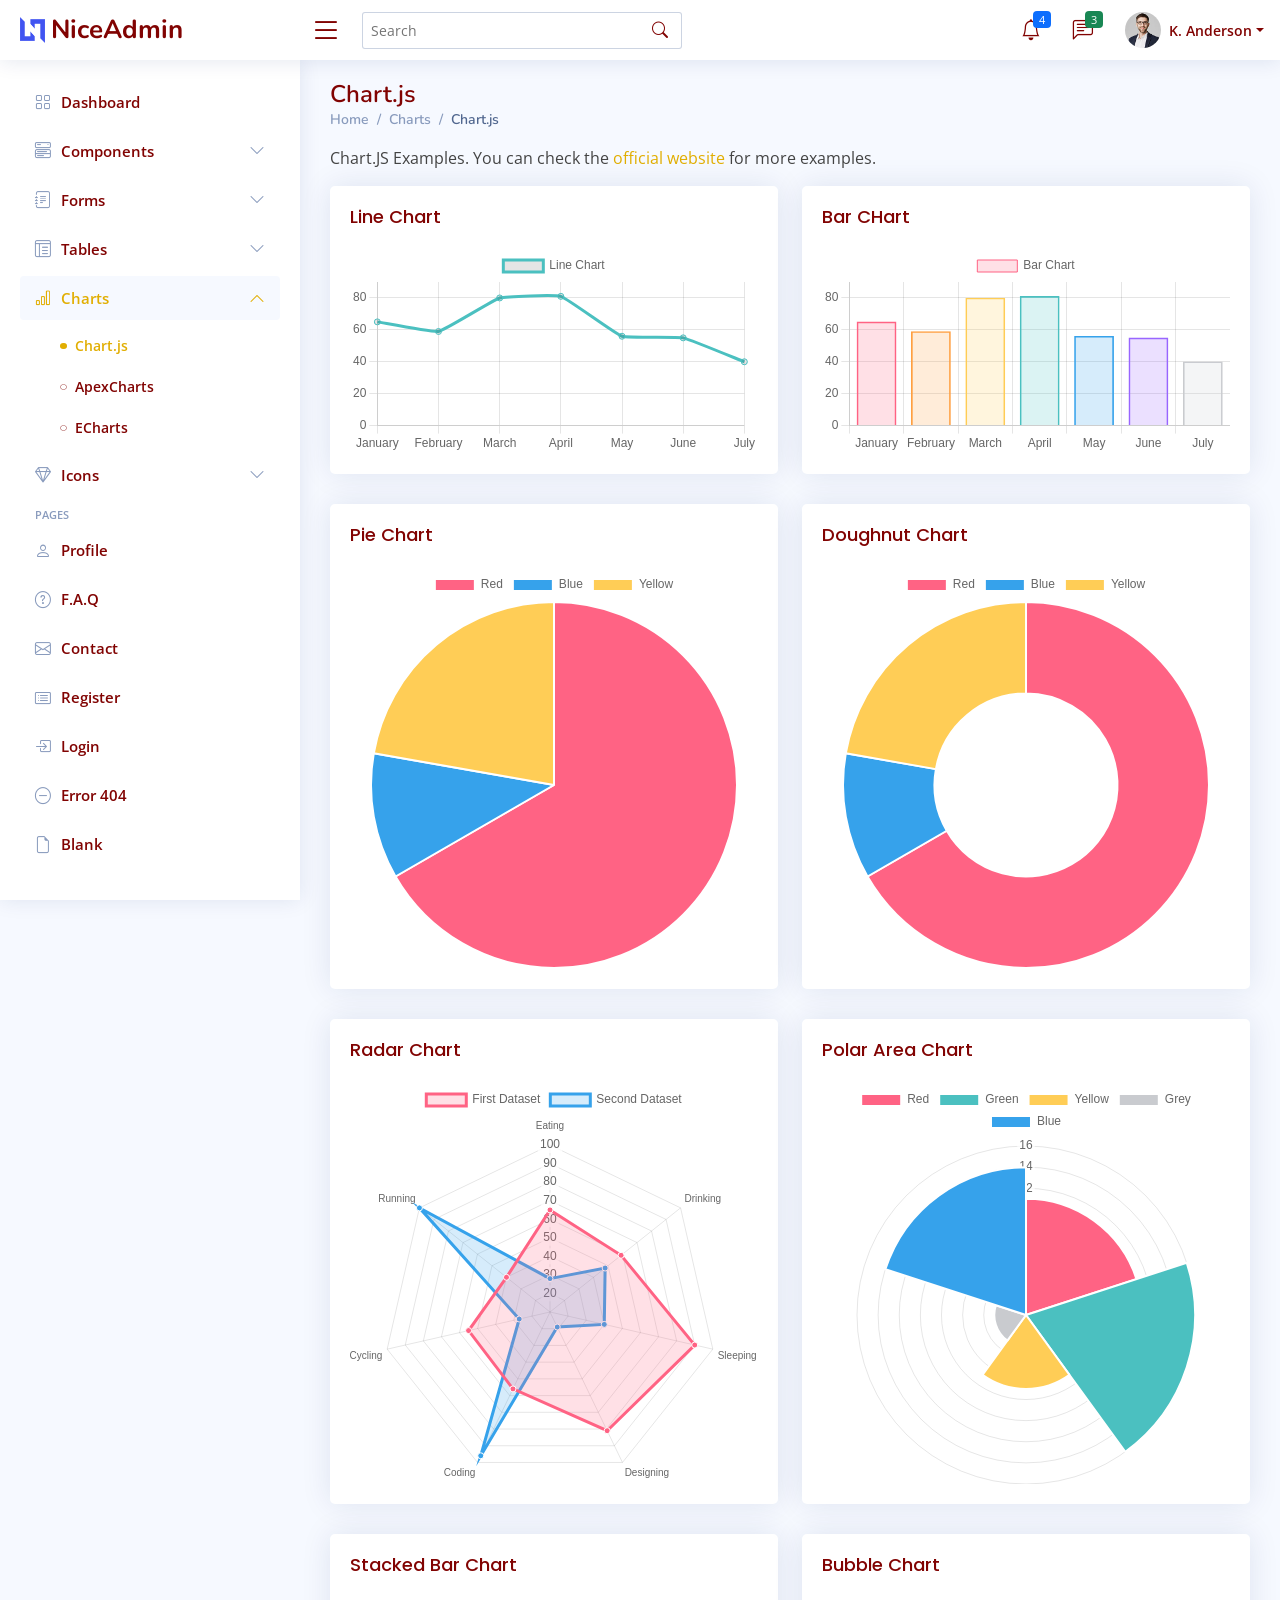
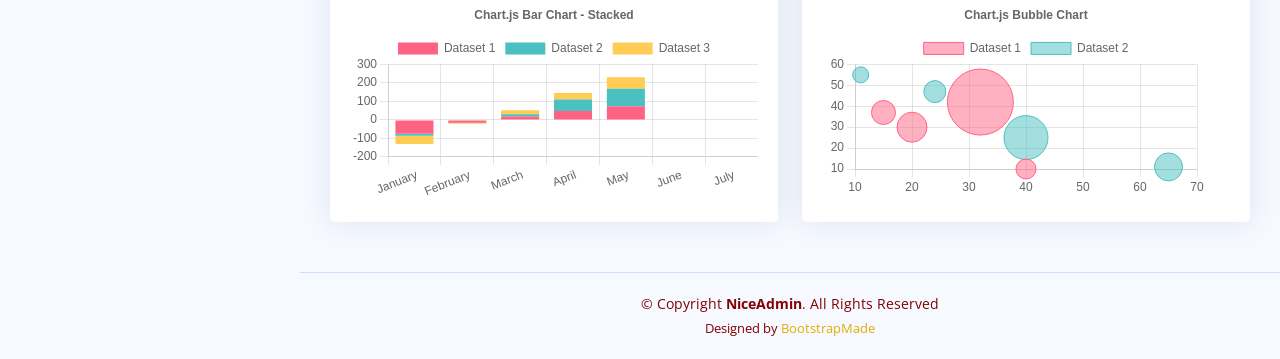
<file: assets/charts-chartjs.html>
<!DOCTYPE html>
<html lang="en">

<head>
  <meta charset="utf-8">
  <meta content="width=device-width, initial-scale=1.0" name="viewport">

  <title>Charts / Chart.js - NiceAdmin Bootstrap Template</title>
  <meta content="" name="description">
  <meta content="" name="keywords">

  <!-- Favicons -->
  <link href="assets/img/favicon.png" rel="icon">
  <link href="assets/img/apple-touch-icon.png" rel="apple-touch-icon">

  <!-- Google Fonts -->
  <link href="https://fonts.gstatic.com" rel="preconnect">
  <link href="https://fonts.googleapis.com/css?family=Open+Sans:300,300i,400,400i,600,600i,700,700i|Nunito:300,300i,400,400i,600,600i,700,700i|Poppins:300,300i,400,400i,500,500i,600,600i,700,700i" rel="stylesheet">

  <!-- Vendor CSS Files -->
  <link href="assets/vendor/bootstrap/css/bootstrap.min.css" rel="stylesheet">
  <link href="assets/vendor/bootstrap-icons/bootstrap-icons.css" rel="stylesheet">
  <link href="assets/vendor/remixicon/remixicon.css" rel="stylesheet">
  <link href="assets/vendor/boxicons/css/boxicons.min.css" rel="stylesheet">
  <link href="assets/vendor/quill/quill.snow.css" rel="stylesheet">
  <link href="assets/vendor/quill/quill.bubble.css" rel="stylesheet">
  <link href="assets/vendor/simple-datatables/style.css" rel="stylesheet">

  <!-- Template Main CSS File -->
  <link href="assets/css/style.css" rel="stylesheet">

  <!-- =======================================================
  * Template Name: NiceAdmin - v2.1.0
  * Template URL: https://bootstrapmade.com/nice-admin-bootstrap-admin-html-template/
  * Author: BootstrapMade.com
  * License: https://bootstrapmade.com/license/
  ======================================================== -->
</head>

<body>

  <!-- ======= Header ======= -->
  <header id="header" class="header fixed-top d-flex align-items-center">

    <div class="d-flex align-items-center justify-content-between">
      <a href="index.html" class="logo d-flex align-items-center">
        <img src="assets/img/logo.png" alt="">
        <span class="d-none d-lg-block">NiceAdmin</span>
      </a>
      <i class="bi bi-list toggle-sidebar-btn"></i>
    </div><!-- End Logo -->

    <div class="search-bar">
      <form class="search-form d-flex align-items-center" method="POST" action="#">
        <input type="text" name="query" placeholder="Search" title="Enter search keyword">
        <button type="submit" title="Search"><i class="bi bi-search"></i></button>
      </form>
    </div><!-- End Search Bar -->

    <nav class="header-nav ms-auto">
      <ul class="d-flex align-items-center">

        <li class="nav-item d-block d-lg-none">
          <a class="nav-link nav-icon search-bar-toggle " href="#">
            <i class="bi bi-search"></i>
          </a>
        </li><!-- End Search Icon-->

        <li class="nav-item dropdown">

          <a class="nav-link nav-icon" href="#" data-bs-toggle="dropdown">
            <i class="bi bi-bell"></i>
            <span class="badge bg-primary badge-number">4</span>
          </a><!-- End Notification Icon -->

          <ul class="dropdown-menu dropdown-menu-end dropdown-menu-arrow notifications">
            <li class="dropdown-header">
              You have 4 new notifications
              <a href="#"><span class="badge rounded-pill bg-primary p-2 ms-2">View all</span></a>
            </li>
            <li>
              <hr class="dropdown-divider">
            </li>

            <li class="notification-item">
              <i class="bi bi-exclamation-circle text-warning"></i>
              <div>
                <h4>Lorem Ipsum</h4>
                <p>Quae dolorem earum veritatis oditseno</p>
                <p>30 min. ago</p>
              </div>
            </li>

            <li>
              <hr class="dropdown-divider">
            </li>

            <li class="notification-item">
              <i class="bi bi-x-circle text-danger"></i>
              <div>
                <h4>Atque rerum nesciunt</h4>
                <p>Quae dolorem earum veritatis oditseno</p>
                <p>1 hr. ago</p>
              </div>
            </li>

            <li>
              <hr class="dropdown-divider">
            </li>

            <li class="notification-item">
              <i class="bi bi-check-circle text-success"></i>
              <div>
                <h4>Sit rerum fuga</h4>
                <p>Quae dolorem earum veritatis oditseno</p>
                <p>2 hrs. ago</p>
              </div>
            </li>

            <li>
              <hr class="dropdown-divider">
            </li>

            <li class="notification-item">
              <i class="bi bi-info-circle text-primary"></i>
              <div>
                <h4>Dicta reprehenderit</h4>
                <p>Quae dolorem earum veritatis oditseno</p>
                <p>4 hrs. ago</p>
              </div>
            </li>

            <li>
              <hr class="dropdown-divider">
            </li>
            <li class="dropdown-footer">
              <a href="#">Show all notifications</a>
            </li>

          </ul><!-- End Notification Dropdown Items -->

        </li><!-- End Notification Nav -->

        <li class="nav-item dropdown">

          <a class="nav-link nav-icon" href="#" data-bs-toggle="dropdown">
            <i class="bi bi-chat-left-text"></i>
            <span class="badge bg-success badge-number">3</span>
          </a><!-- End Messages Icon -->

          <ul class="dropdown-menu dropdown-menu-end dropdown-menu-arrow messages">
            <li class="dropdown-header">
              You have 3 new messages
              <a href="#"><span class="badge rounded-pill bg-primary p-2 ms-2">View all</span></a>
            </li>
            <li>
              <hr class="dropdown-divider">
            </li>

            <li class="message-item">
              <a href="#">
                <img src="assets/img/messages-1.jpg" alt="" class="rounded-circle">
                <div>
                  <h4>Maria Hudson</h4>
                  <p>Velit asperiores et ducimus soluta repudiandae labore officia est ut...</p>
                  <p>4 hrs. ago</p>
                </div>
              </a>
            </li>
            <li>
              <hr class="dropdown-divider">
            </li>

            <li class="message-item">
              <a href="#">
                <img src="assets/img/messages-2.jpg" alt="" class="rounded-circle">
                <div>
                  <h4>Anna Nelson</h4>
                  <p>Velit asperiores et ducimus soluta repudiandae labore officia est ut...</p>
                  <p>6 hrs. ago</p>
                </div>
              </a>
            </li>
            <li>
              <hr class="dropdown-divider">
            </li>

            <li class="message-item">
              <a href="#">
                <img src="assets/img/messages-3.jpg" alt="" class="rounded-circle">
                <div>
                  <h4>David Muldon</h4>
                  <p>Velit asperiores et ducimus soluta repudiandae labore officia est ut...</p>
                  <p>8 hrs. ago</p>
                </div>
              </a>
            </li>
            <li>
              <hr class="dropdown-divider">
            </li>

            <li class="dropdown-footer">
              <a href="#">Show all messages</a>
            </li>

          </ul><!-- End Messages Dropdown Items -->

        </li><!-- End Messages Nav -->

        <li class="nav-item dropdown pe-3">

          <a class="nav-link nav-profile d-flex align-items-center pe-0" href="#" data-bs-toggle="dropdown">
            <img src="assets/img/profile-img.jpg" alt="Profile" class="rounded-circle">
            <span class="d-none d-md-block dropdown-toggle ps-2">K. Anderson</span>
          </a><!-- End Profile Iamge Icon -->

          <ul class="dropdown-menu dropdown-menu-end dropdown-menu-arrow profile">
            <li class="dropdown-header">
              <h6>Kevin Anderson</h6>
              <span>Web Designer</span>
            </li>
            <li>
              <hr class="dropdown-divider">
            </li>

            <li>
              <a class="dropdown-item d-flex align-items-center" href="users-profile.html">
                <i class="bi bi-person"></i>
                <span>My Profile</span>
              </a>
            </li>
            <li>
              <hr class="dropdown-divider">
            </li>

            <li>
              <a class="dropdown-item d-flex align-items-center" href="users-profile.html">
                <i class="bi bi-gear"></i>
                <span>Account Settings</span>
              </a>
            </li>
            <li>
              <hr class="dropdown-divider">
            </li>

            <li>
              <a class="dropdown-item d-flex align-items-center" href="pages-faq.html">
                <i class="bi bi-question-circle"></i>
                <span>Need Help?</span>
              </a>
            </li>
            <li>
              <hr class="dropdown-divider">
            </li>

            <li>
              <a class="dropdown-item d-flex align-items-center" href="#">
                <i class="bi bi-box-arrow-right"></i>
                <span>Sign Out</span>
              </a>
            </li>

          </ul><!-- End Profile Dropdown Items -->
        </li><!-- End Profile Nav -->

      </ul>
    </nav><!-- End Icons Navigation -->

  </header><!-- End Header -->

  <!-- ======= Sidebar ======= -->
  <aside id="sidebar" class="sidebar">

    <ul class="sidebar-nav" id="sidebar-nav">

      <li class="nav-item">
        <a class="nav-link collapsed" href="index.html">
          <i class="bi bi-grid"></i>
          <span>Dashboard</span>
        </a>
      </li><!-- End Dashboard Nav -->

      <li class="nav-item">
        <a class="nav-link collapsed" data-bs-target="#components-nav" data-bs-toggle="collapse" href="#">
          <i class="bi bi-menu-button-wide"></i><span>Components</span><i class="bi bi-chevron-down ms-auto"></i>
        </a>
        <ul id="components-nav" class="nav-content collapse " data-bs-parent="#sidebar-nav">
          <li>
            <a href="components-alerts.html">
              <i class="bi bi-circle"></i><span>Alerts</span>
            </a>
          </li>
          <li>
            <a href="components-accordion.html">
              <i class="bi bi-circle"></i><span>Accordion</span>
            </a>
          </li>
          <li>
            <a href="components-badges.html">
              <i class="bi bi-circle"></i><span>Badges</span>
            </a>
          </li>
          <li>
            <a href="components-breadcrumbs.html">
              <i class="bi bi-circle"></i><span>Breadcrumbs</span>
            </a>
          </li>
          <li>
            <a href="components-buttons.html">
              <i class="bi bi-circle"></i><span>Buttons</span>
            </a>
          </li>
          <li>
            <a href="components-cards.html">
              <i class="bi bi-circle"></i><span>Cards</span>
            </a>
          </li>
          <li>
            <a href="components-carousel.html">
              <i class="bi bi-circle"></i><span>Carousel</span>
            </a>
          </li>
          <li>
            <a href="components-list-group.html">
              <i class="bi bi-circle"></i><span>List group</span>
            </a>
          </li>
          <li>
            <a href="components-modal.html">
              <i class="bi bi-circle"></i><span>Modal</span>
            </a>
          </li>
          <li>
            <a href="components-tabs.html">
              <i class="bi bi-circle"></i><span>Tabs</span>
            </a>
          </li>
          <li>
            <a href="components-pagination.html">
              <i class="bi bi-circle"></i><span>Pagination</span>
            </a>
          </li>
          <li>
            <a href="components-progress.html">
              <i class="bi bi-circle"></i><span>Progress</span>
            </a>
          </li>
          <li>
            <a href="components-spinners.html">
              <i class="bi bi-circle"></i><span>Spinners</span>
            </a>
          </li>
          <li>
            <a href="components-tooltips.html">
              <i class="bi bi-circle"></i><span>Tooltips</span>
            </a>
          </li>
        </ul>
      </li><!-- End Components Nav -->

      <li class="nav-item">
        <a class="nav-link collapsed" data-bs-target="#forms-nav" data-bs-toggle="collapse" href="#">
          <i class="bi bi-journal-text"></i><span>Forms</span><i class="bi bi-chevron-down ms-auto"></i>
        </a>
        <ul id="forms-nav" class="nav-content collapse " data-bs-parent="#sidebar-nav">
          <li>
            <a href="forms-elements.html">
              <i class="bi bi-circle"></i><span>Form Elements</span>
            </a>
          </li>
          <li>
            <a href="forms-layouts.html">
              <i class="bi bi-circle"></i><span>Form Layouts</span>
            </a>
          </li>
          <li>
            <a href="forms-editors.html">
              <i class="bi bi-circle"></i><span>Form Editors</span>
            </a>
          </li>
          <li>
            <a href="forms-validation.html">
              <i class="bi bi-circle"></i><span>Form Validation</span>
            </a>
          </li>
        </ul>
      </li><!-- End Forms Nav -->

      <li class="nav-item">
        <a class="nav-link collapsed" data-bs-target="#tables-nav" data-bs-toggle="collapse" href="#">
          <i class="bi bi-layout-text-window-reverse"></i><span>Tables</span><i class="bi bi-chevron-down ms-auto"></i>
        </a>
        <ul id="tables-nav" class="nav-content collapse " data-bs-parent="#sidebar-nav">
          <li>
            <a href="tables-general.html">
              <i class="bi bi-circle"></i><span>General Tables</span>
            </a>
          </li>
          <li>
            <a href="tables-data.html">
              <i class="bi bi-circle"></i><span>Data Tables</span>
            </a>
          </li>
        </ul>
      </li><!-- End Tables Nav -->

      <li class="nav-item">
        <a class="nav-link " data-bs-target="#charts-nav" data-bs-toggle="collapse" href="#">
          <i class="bi bi-bar-chart"></i><span>Charts</span><i class="bi bi-chevron-down ms-auto"></i>
        </a>
        <ul id="charts-nav" class="nav-content collapse show" data-bs-parent="#sidebar-nav">
          <li>
            <a href="charts-chartjs.html" class="active">
              <i class="bi bi-circle"></i><span>Chart.js</span>
            </a>
          </li>
          <li>
            <a href="charts-apexcharts.html">
              <i class="bi bi-circle"></i><span>ApexCharts</span>
            </a>
          </li>
          <li>
            <a href="charts-echarts.html">
              <i class="bi bi-circle"></i><span>ECharts</span>
            </a>
          </li>
        </ul>
      </li><!-- End Charts Nav -->

      <li class="nav-item">
        <a class="nav-link collapsed" data-bs-target="#icons-nav" data-bs-toggle="collapse" href="#">
          <i class="bi bi-gem"></i><span>Icons</span><i class="bi bi-chevron-down ms-auto"></i>
        </a>
        <ul id="icons-nav" class="nav-content collapse " data-bs-parent="#sidebar-nav">
          <li>
            <a href="icons-bootstrap.html">
              <i class="bi bi-circle"></i><span>Bootstrap Icons</span>
            </a>
          </li>
          <li>
            <a href="icons-remix.html">
              <i class="bi bi-circle"></i><span>Remix Icons</span>
            </a>
          </li>
          <li>
            <a href="icons-boxicons.html">
              <i class="bi bi-circle"></i><span>Boxicons</span>
            </a>
          </li>
        </ul>
      </li><!-- End Icons Nav -->

      <li class="nav-heading">Pages</li>

      <li class="nav-item">
        <a class="nav-link collapsed" href="users-profile.html">
          <i class="bi bi-person"></i>
          <span>Profile</span>
        </a>
      </li><!-- End Profile Page Nav -->

      <li class="nav-item">
        <a class="nav-link collapsed" href="pages-faq.html">
          <i class="bi bi-question-circle"></i>
          <span>F.A.Q</span>
        </a>
      </li><!-- End F.A.Q Page Nav -->

      <li class="nav-item">
        <a class="nav-link collapsed" href="pages-contact.html">
          <i class="bi bi-envelope"></i>
          <span>Contact</span>
        </a>
      </li><!-- End Contact Page Nav -->

      <li class="nav-item">
        <a class="nav-link collapsed" href="pages-register.html">
          <i class="bi bi-card-list"></i>
          <span>Register</span>
        </a>
      </li><!-- End Register Page Nav -->

      <li class="nav-item">
        <a class="nav-link collapsed" href="pages-login.html">
          <i class="bi bi-box-arrow-in-right"></i>
          <span>Login</span>
        </a>
      </li><!-- End Login Page Nav -->

      <li class="nav-item">
        <a class="nav-link collapsed" href="pages-error-404.html">
          <i class="bi bi-dash-circle"></i>
          <span>Error 404</span>
        </a>
      </li><!-- End Error 404 Page Nav -->

      <li class="nav-item">
        <a class="nav-link collapsed" href="pages-blank.html">
          <i class="bi bi-file-earmark"></i>
          <span>Blank</span>
        </a>
      </li><!-- End Blank Page Nav -->

    </ul>

  </aside><!-- End Sidebar-->

  <main id="main" class="main">

    <div class="pagetitle">
      <h1>Chart.js</h1>
      <nav>
        <ol class="breadcrumb">
          <li class="breadcrumb-item"><a href="index.html">Home</a></li>
          <li class="breadcrumb-item">Charts</li>
          <li class="breadcrumb-item active">Chart.js</li>
        </ol>
      </nav>
    </div><!-- End Page Title -->

    <p>Chart.JS Examples. You can check the <a href="https://www.chartjs.org/docs/latest/samples/" target="_blank">official website</a> for more examples.</p>

    <section class="section">
      <div class="row">

        <div class="col-lg-6">
          <div class="card">
            <div class="card-body">
              <h5 class="card-title">Line Chart</h5>

              <!-- Line Chart -->
              <canvas id="lineChart" style="max-height: 400px;"></canvas>
              <script>
                document.addEventListener("DOMContentLoaded", () => {
                  new Chart(document.querySelector('#lineChart'), {
                    type: 'line',
                    data: {
                      labels: ['January', 'February', 'March', 'April', 'May', 'June', 'July'],
                      datasets: [{
                        label: 'Line Chart',
                        data: [65, 59, 80, 81, 56, 55, 40],
                        fill: false,
                        borderColor: 'rgb(75, 192, 192)',
                        tension: 0.1
                      }]
                    },
                    options: {
                      scales: {
                        y: {
                          beginAtZero: true
                        }
                      }
                    }
                  });
                });
              </script>
              <!-- End Line CHart -->

            </div>
          </div>
        </div>

        <div class="col-lg-6">
          <div class="card">
            <div class="card-body">
              <h5 class="card-title">Bar CHart</h5>

              <!-- Bar Chart -->
              <canvas id="barChart" style="max-height: 400px;"></canvas>
              <script>
                document.addEventListener("DOMContentLoaded", () => {
                  new Chart(document.querySelector('#barChart'), {
                    type: 'bar',
                    data: {
                      labels: ['January', 'February', 'March', 'April', 'May', 'June', 'July'],
                      datasets: [{
                        label: 'Bar Chart',
                        data: [65, 59, 80, 81, 56, 55, 40],
                        backgroundColor: [
                          'rgba(255, 99, 132, 0.2)',
                          'rgba(255, 159, 64, 0.2)',
                          'rgba(255, 205, 86, 0.2)',
                          'rgba(75, 192, 192, 0.2)',
                          'rgba(54, 162, 235, 0.2)',
                          'rgba(153, 102, 255, 0.2)',
                          'rgba(201, 203, 207, 0.2)'
                        ],
                        borderColor: [
                          'rgb(255, 99, 132)',
                          'rgb(255, 159, 64)',
                          'rgb(255, 205, 86)',
                          'rgb(75, 192, 192)',
                          'rgb(54, 162, 235)',
                          'rgb(153, 102, 255)',
                          'rgb(201, 203, 207)'
                        ],
                        borderWidth: 1
                      }]
                    },
                    options: {
                      scales: {
                        y: {
                          beginAtZero: true
                        }
                      }
                    }
                  });
                });
              </script>
              <!-- End Bar CHart -->

            </div>
          </div>
        </div>

        <div class="col-lg-6">
          <div class="card">
            <div class="card-body">
              <h5 class="card-title">Pie Chart</h5>

              <!-- Pie Chart -->
              <canvas id="pieChart" style="max-height: 400px;"></canvas>
              <script>
                document.addEventListener("DOMContentLoaded", () => {
                  new Chart(document.querySelector('#pieChart'), {
                    type: 'pie',
                    data: {
                      labels: [
                        'Red',
                        'Blue',
                        'Yellow'
                      ],
                      datasets: [{
                        label: 'My First Dataset',
                        data: [300, 50, 100],
                        backgroundColor: [
                          'rgb(255, 99, 132)',
                          'rgb(54, 162, 235)',
                          'rgb(255, 205, 86)'
                        ],
                        hoverOffset: 4
                      }]
                    }
                  });
                });
              </script>
              <!-- End Pie CHart -->

            </div>
          </div>
        </div>

        <div class="col-lg-6">
          <div class="card">
            <div class="card-body">
              <h5 class="card-title">Doughnut Chart</h5>

              <!-- Doughnut Chart -->
              <canvas id="doughnutChart" style="max-height: 400px;"></canvas>
              <script>
                document.addEventListener("DOMContentLoaded", () => {
                  new Chart(document.querySelector('#doughnutChart'), {
                    type: 'doughnut',
                    data: {
                      labels: [
                        'Red',
                        'Blue',
                        'Yellow'
                      ],
                      datasets: [{
                        label: 'My First Dataset',
                        data: [300, 50, 100],
                        backgroundColor: [
                          'rgb(255, 99, 132)',
                          'rgb(54, 162, 235)',
                          'rgb(255, 205, 86)'
                        ],
                        hoverOffset: 4
                      }]
                    }
                  });
                });
              </script>
              <!-- End Doughnut CHart -->

            </div>
          </div>
        </div>

        <div class="col-lg-6">
          <div class="card">
            <div class="card-body">
              <h5 class="card-title">Radar Chart</h5>

              <!-- Radar Chart -->
              <canvas id="radarChart" style="max-height: 400px;"></canvas>
              <script>
                document.addEventListener("DOMContentLoaded", () => {
                  new Chart(document.querySelector('#radarChart'), {
                    type: 'radar',
                    data: {
                      labels: [
                        'Eating',
                        'Drinking',
                        'Sleeping',
                        'Designing',
                        'Coding',
                        'Cycling',
                        'Running'
                      ],
                      datasets: [{
                        label: 'First Dataset',
                        data: [65, 59, 90, 81, 56, 55, 40],
                        fill: true,
                        backgroundColor: 'rgba(255, 99, 132, 0.2)',
                        borderColor: 'rgb(255, 99, 132)',
                        pointBackgroundColor: 'rgb(255, 99, 132)',
                        pointBorderColor: '#fff',
                        pointHoverBackgroundColor: '#fff',
                        pointHoverBorderColor: 'rgb(255, 99, 132)'
                      }, {
                        label: 'Second Dataset',
                        data: [28, 48, 40, 19, 96, 27, 100],
                        fill: true,
                        backgroundColor: 'rgba(54, 162, 235, 0.2)',
                        borderColor: 'rgb(54, 162, 235)',
                        pointBackgroundColor: 'rgb(54, 162, 235)',
                        pointBorderColor: '#fff',
                        pointHoverBackgroundColor: '#fff',
                        pointHoverBorderColor: 'rgb(54, 162, 235)'
                      }]
                    },
                    options: {
                      elements: {
                        line: {
                          borderWidth: 3
                        }
                      }
                    }
                  });
                });
              </script>
              <!-- End Radar CHart -->

            </div>
          </div>
        </div>

        <div class="col-lg-6">
          <div class="card">
            <div class="card-body">
              <h5 class="card-title">Polar Area Chart</h5>

              <!-- Polar Area Chart -->
              <canvas id="polarAreaChart" style="max-height: 400px;"></canvas>
              <script>
                document.addEventListener("DOMContentLoaded", () => {
                  new Chart(document.querySelector('#polarAreaChart'), {
                    type: 'polarArea',
                    data: {
                      labels: [
                        'Red',
                        'Green',
                        'Yellow',
                        'Grey',
                        'Blue'
                      ],
                      datasets: [{
                        label: 'My First Dataset',
                        data: [11, 16, 7, 3, 14],
                        backgroundColor: [
                          'rgb(255, 99, 132)',
                          'rgb(75, 192, 192)',
                          'rgb(255, 205, 86)',
                          'rgb(201, 203, 207)',
                          'rgb(54, 162, 235)'
                        ]
                      }]
                    }
                  });
                });
              </script>
              <!-- End Polar Area Chart -->

            </div>
          </div>
        </div>

        <div class="col-lg-6">
          <div class="card">
            <div class="card-body">
              <h5 class="card-title">Stacked Bar Chart</h5>

              <!-- Stacked Bar Chart -->
              <canvas id="stakedBarChart" style="max-height: 400px;"></canvas>
              <script>
                document.addEventListener("DOMContentLoaded", () => {
                  new Chart(document.querySelector('#stakedBarChart'), {
                    type: 'bar',
                    data: {
                      labels: ['January', 'February', 'March', 'April', 'May', 'June', 'July'],
                      datasets: [{
                          label: 'Dataset 1',
                          data: [-75, -15, 18, 48, 74],
                          backgroundColor: 'rgb(255, 99, 132)',
                        },
                        {
                          label: 'Dataset 2',
                          data: [-11, -1, 12, 62, 95],
                          backgroundColor: 'rgb(75, 192, 192)',
                        },
                        {
                          label: 'Dataset 3',
                          data: [-44, -5, 22, 35, 62],
                          backgroundColor: 'rgb(255, 205, 86)',
                        },
                      ]
                    },
                    options: {
                      plugins: {
                        title: {
                          display: true,
                          text: 'Chart.js Bar Chart - Stacked'
                        },
                      },
                      responsive: true,
                      scales: {
                        x: {
                          stacked: true,
                        },
                        y: {
                          stacked: true
                        }
                      }
                    }
                  });
                });
              </script>
              <!-- End Stacked Bar Chart -->

            </div>
          </div>
        </div>

        <div class="col-lg-6">
          <div class="card">
            <div class="card-body">
              <h5 class="card-title">Bubble Chart</h5>

              <!-- Bubble Chart -->
              <canvas id="bubbleChart" style="max-height: 400px;"></canvas>
              <script>
                document.addEventListener("DOMContentLoaded", () => {
                  new Chart(document.querySelector('#bubbleChart'), {
                    type: 'bubble',
                    data: {
                      labels: ['January', 'February', 'March', 'April', 'May', 'June', 'July'],
                      datasets: [{
                          label: 'Dataset 1',
                          data: [{
                              x: 20,
                              y: 30,
                              r: 15
                            },
                            {
                              x: 40,
                              y: 10,
                              r: 10
                            },
                            {
                              x: 15,
                              y: 37,
                              r: 12
                            },
                            {
                              x: 32,
                              y: 42,
                              r: 33
                            }
                          ],
                          borderColor: 'rgb(255, 99, 132)',
                          backgroundColor: 'rgba(255, 99, 132, 0.5)'
                        },
                        {
                          label: 'Dataset 2',
                          data: [{
                              x: 40,
                              y: 25,
                              r: 22
                            },
                            {
                              x: 24,
                              y: 47,
                              r: 11
                            },
                            {
                              x: 65,
                              y: 11,
                              r: 14
                            },
                            {
                              x: 11,
                              y: 55,
                              r: 8
                            }
                          ],
                          borderColor: 'rgb(75, 192, 192)',
                          backgroundColor: 'rgba(75, 192, 192, 0.5)'
                        }
                      ]
                    },
                    options: {
                      responsive: true,
                      plugins: {
                        legend: {
                          position: 'top',
                        },
                        title: {
                          display: true,
                          text: 'Chart.js Bubble Chart'
                        }
                      }
                    }
                  });
                });
              </script>
              <!-- End Bubble Chart -->

            </div>
          </div>
        </div>

      </div>
    </section>

  </main><!-- End #main -->

  <!-- ======= Footer ======= -->
  <footer id="footer" class="footer">
    <div class="copyright">
      &copy; Copyright <strong><span>NiceAdmin</span></strong>. All Rights Reserved
    </div>
    <div class="credits">
      <!-- All the links in the footer should remain intact. -->
      <!-- You can delete the links only if you purchased the pro version. -->
      <!-- Licensing information: https://bootstrapmade.com/license/ -->
      <!-- Purchase the pro version with working PHP/AJAX contact form: https://bootstrapmade.com/nice-admin-bootstrap-admin-html-template/ -->
      Designed by <a href="https://bootstrapmade.com/">BootstrapMade</a>
    </div>
  </footer><!-- End Footer -->

  <a href="#" class="back-to-top d-flex align-items-center justify-content-center"><i class="bi bi-arrow-up-short"></i></a>

  <!-- Vendor JS Files -->
  <script src="assets/vendor/bootstrap/js/bootstrap.bundle.js"></script>
  <script src="assets/vendor/php-email-form/validate.js"></script>
  <script src="assets/vendor/quill/quill.min.js"></script>
  <script src="assets/vendor/tinymce/tinymce.min.js"></script>
  <script src="assets/vendor/simple-datatables/simple-datatables.js"></script>
  <script src="assets/vendor/chart.js/chart.min.js"></script>
  <script src="assets/vendor/apexcharts/apexcharts.min.js"></script>
  <script src="assets/vendor/echarts/echarts.min.js"></script>

  <!-- Template Main JS File -->
  <script src="assets/js/main.js"></script>

</body>

</html>
</file>
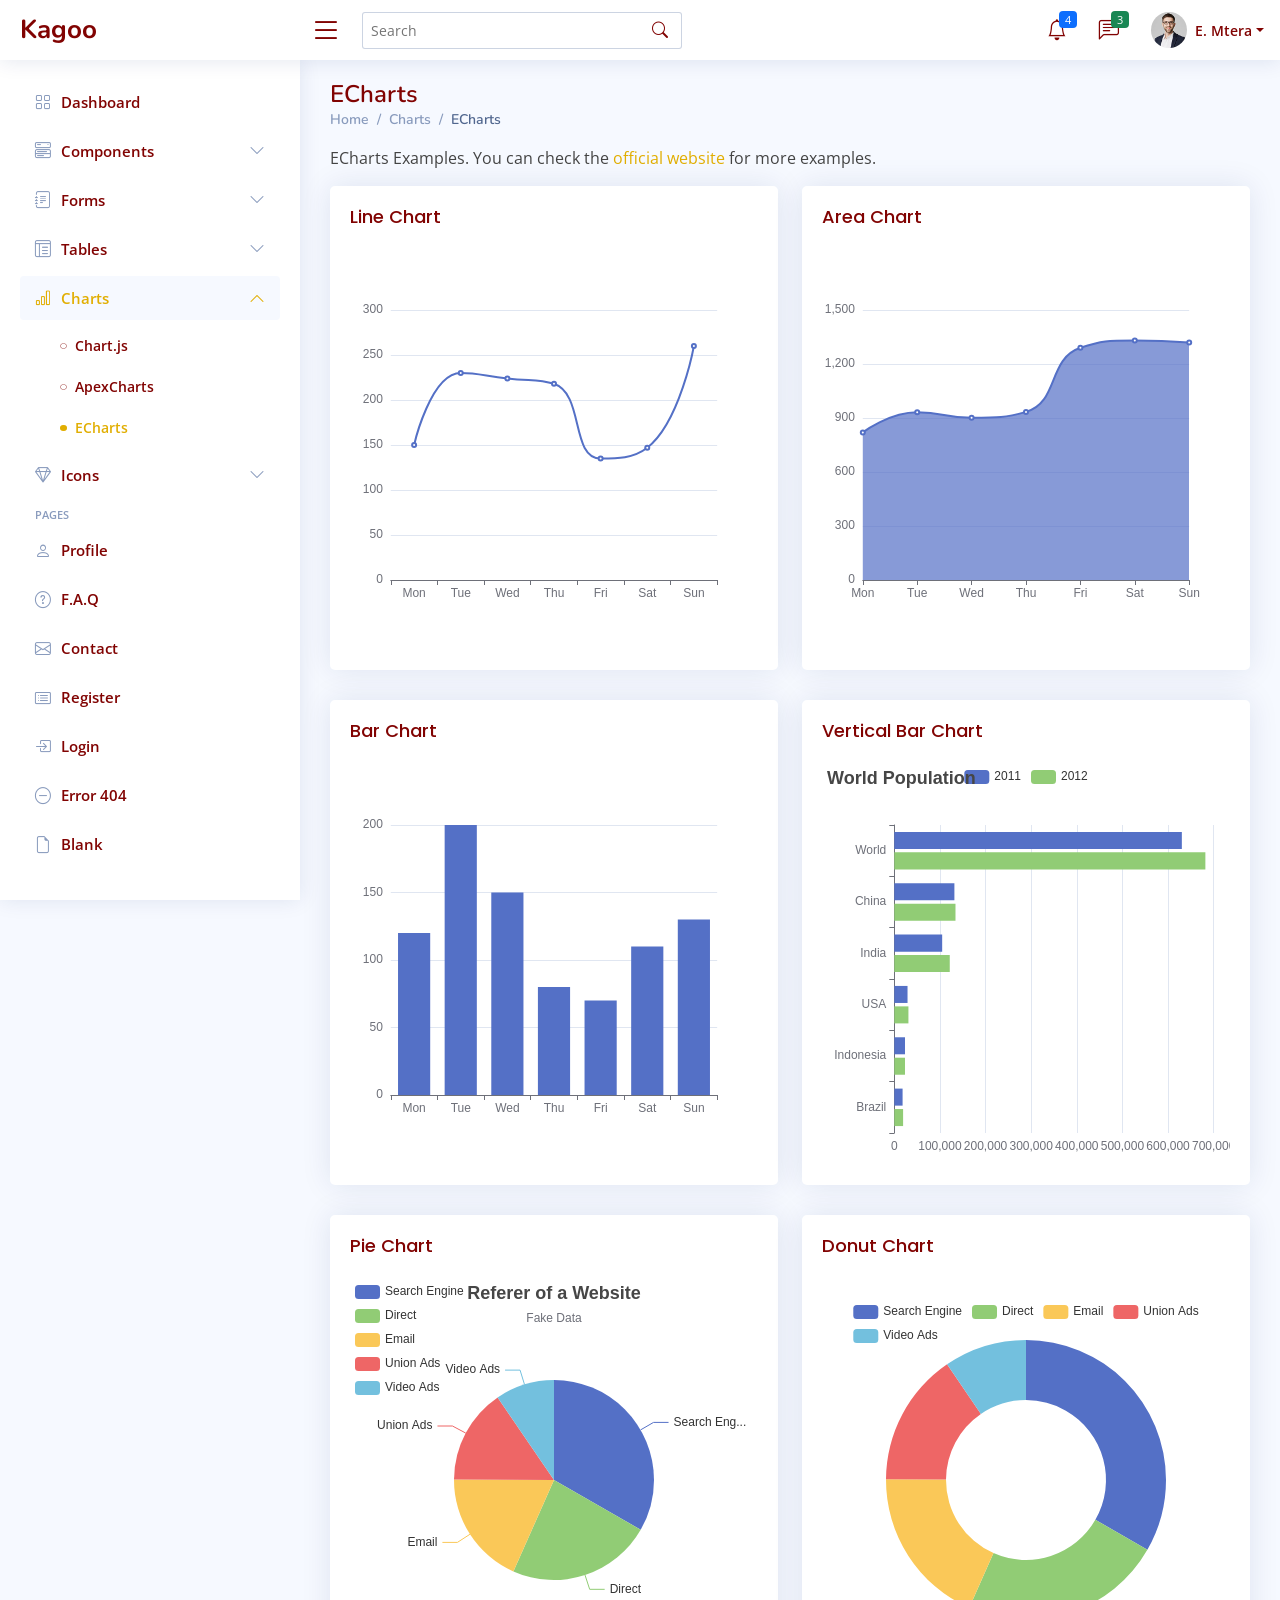
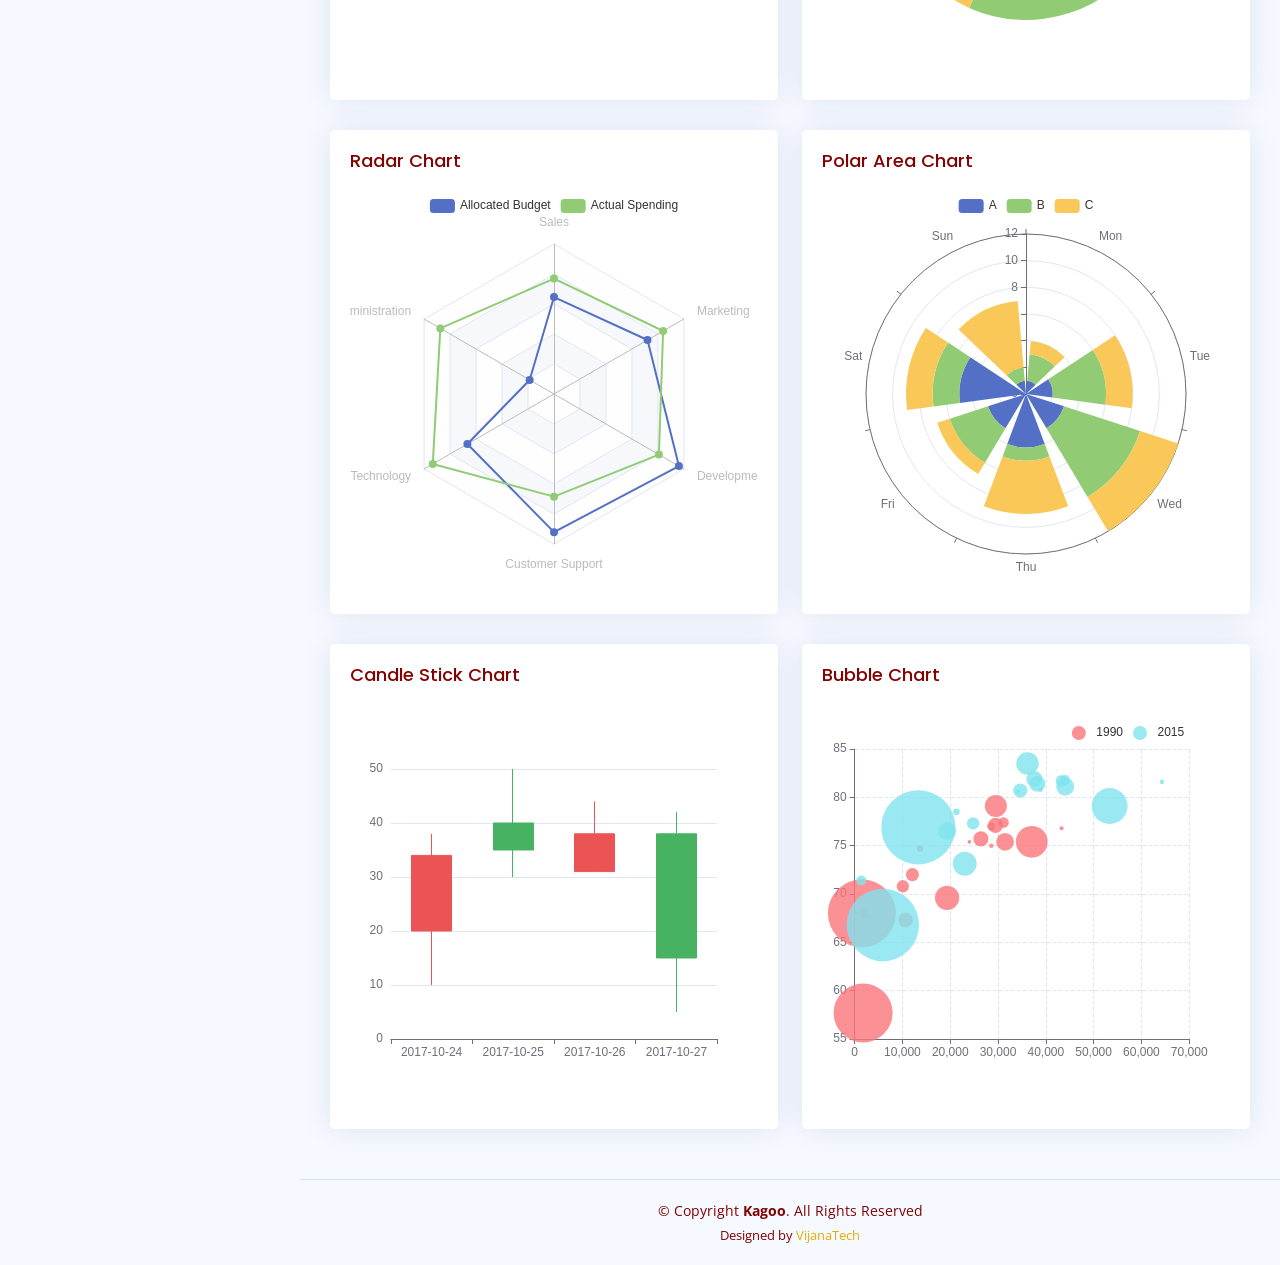
<file: assets/charts-echarts.html>
<!DOCTYPE html>
<html lang="en">

<head>
  <meta charset="utf-8">
  <meta content="width=device-width, initial-scale=1.0" name="viewport">

  <title>Charts / ECharts - Kadoo</title>
  <meta content="" name="description">
  <meta content="" name="keywords">

  <!-- Favicons -->
  <link href="assets/img/favicon.png" rel="icon">
  <link href="assets/img/apple-touch-icon.png" rel="apple-touch-icon">

  <!-- Google Fonts -->
  <link href="https://fonts.gstatic.com" rel="preconnect">
  <link href="https://fonts.googleapis.com/css?family=Open+Sans:300,300i,400,400i,600,600i,700,700i|Nunito:300,300i,400,400i,600,600i,700,700i|Poppins:300,300i,400,400i,500,500i,600,600i,700,700i" rel="stylesheet">

  <!-- Vendor CSS Files -->
  <link href="assets/vendor/bootstrap/css/bootstrap.min.css" rel="stylesheet">
  <link href="assets/vendor/bootstrap-icons/bootstrap-icons.css" rel="stylesheet">
  <link href="assets/vendor/remixicon/remixicon.css" rel="stylesheet">
  <link href="assets/vendor/boxicons/css/boxicons.min.css" rel="stylesheet">
  <link href="assets/vendor/quill/quill.snow.css" rel="stylesheet">
  <link href="assets/vendor/quill/quill.bubble.css" rel="stylesheet">
  <link href="assets/vendor/simple-datatables/style.css" rel="stylesheet">

  <!-- Template Main CSS File -->
  <link href="assets/css/style.css" rel="stylesheet">

</head>

<body>

  <!-- ======= Header ======= -->
  <header id="header" class="header fixed-top d-flex align-items-center">

    <div class="d-flex align-items-center justify-content-between">
      <a href="index.html" class="logo d-flex align-items-center">
        <!-- <img src="assets/img/logo.png" alt=""> -->
        <span class="d-none d-lg-block">Kagoo</span>
      </a>
      <i class="bi bi-list toggle-sidebar-btn"></i>
    </div><!-- End Logo -->

    <div class="search-bar">
      <form class="search-form d-flex align-items-center" method="POST" action="#">
        <input type="text" name="query" placeholder="Search" title="Enter search keyword">
        <button type="submit" title="Search"><i class="bi bi-search"></i></button>
      </form>
    </div><!-- End Search Bar -->

    <nav class="header-nav ms-auto">
      <ul class="d-flex align-items-center">

        <li class="nav-item d-block d-lg-none">
          <a class="nav-link nav-icon search-bar-toggle " href="#">
            <i class="bi bi-search"></i>
          </a>
        </li><!-- End Search Icon-->

        <li class="nav-item dropdown">

          <a class="nav-link nav-icon" href="#" data-bs-toggle="dropdown">
            <i class="bi bi-bell"></i>
            <span class="badge bg-primary badge-number">4</span>
          </a><!-- End Notification Icon -->

          <ul class="dropdown-menu dropdown-menu-end dropdown-menu-arrow notifications">
            <li class="dropdown-header">
              You have 4 new notifications
              <a href="#"><span class="badge rounded-pill bg-primary p-2 ms-2">View all</span></a>
            </li>
            <li>
              <hr class="dropdown-divider">
            </li>

            <li class="notification-item">
              <i class="bi bi-exclamation-circle text-warning"></i>
              <div>
                <h4>Lorem Ipsum</h4>
                <p>Quae dolorem earum veritatis oditseno</p>
                <p>30 min. ago</p>
              </div>
            </li>

            <li>
              <hr class="dropdown-divider">
            </li>

            <li class="notification-item">
              <i class="bi bi-x-circle text-danger"></i>
              <div>
                <h4>Atque rerum nesciunt</h4>
                <p>Quae dolorem earum veritatis oditseno</p>
                <p>1 hr. ago</p>
              </div>
            </li>

            <li>
              <hr class="dropdown-divider">
            </li>

            <li class="notification-item">
              <i class="bi bi-check-circle text-success"></i>
              <div>
                <h4>Sit rerum fuga</h4>
                <p>Quae dolorem earum veritatis oditseno</p>
                <p>2 hrs. ago</p>
              </div>
            </li>

            <li>
              <hr class="dropdown-divider">
            </li>

            <li class="notification-item">
              <i class="bi bi-info-circle text-primary"></i>
              <div>
                <h4>Dicta reprehenderit</h4>
                <p>Quae dolorem earum veritatis oditseno</p>
                <p>4 hrs. ago</p>
              </div>
            </li>

            <li>
              <hr class="dropdown-divider">
            </li>
            <li class="dropdown-footer">
              <a href="#">Show all notifications</a>
            </li>

          </ul><!-- End Notification Dropdown Items -->

        </li><!-- End Notification Nav -->

        <li class="nav-item dropdown">

          <a class="nav-link nav-icon" href="#" data-bs-toggle="dropdown">
            <i class="bi bi-chat-left-text"></i>
            <span class="badge bg-success badge-number">3</span>
          </a><!-- End Messages Icon -->

          <ul class="dropdown-menu dropdown-menu-end dropdown-menu-arrow messages">
            <li class="dropdown-header">
              You have 3 new messages
              <a href="#"><span class="badge rounded-pill bg-primary p-2 ms-2">View all</span></a>
            </li>
            <li>
              <hr class="dropdown-divider">
            </li>

            <li class="message-item">
              <a href="#">
                <img src="assets/img/messages-1.jpg" alt="" class="rounded-circle">
                <div>
                  <h4>Maria Hudson</h4>
                  <p>Velit asperiores et ducimus soluta repudiandae labore officia est ut...</p>
                  <p>4 hrs. ago</p>
                </div>
              </a>
            </li>
            <li>
              <hr class="dropdown-divider">
            </li>

            <li class="message-item">
              <a href="#">
                <img src="assets/img/messages-2.jpg" alt="" class="rounded-circle">
                <div>
                  <h4>Anna Nelson</h4>
                  <p>Velit asperiores et ducimus soluta repudiandae labore officia est ut...</p>
                  <p>6 hrs. ago</p>
                </div>
              </a>
            </li>
            <li>
              <hr class="dropdown-divider">
            </li>

            <li class="message-item">
              <a href="#">
                <img src="assets/img/messages-3.jpg" alt="" class="rounded-circle">
                <div>
                  <h4>David Muldon</h4>
                  <p>Velit asperiores et ducimus soluta repudiandae labore officia est ut...</p>
                  <p>8 hrs. ago</p>
                </div>
              </a>
            </li>
            <li>
              <hr class="dropdown-divider">
            </li>

            <li class="dropdown-footer">
              <a href="#">Show all messages</a>
            </li>

          </ul><!-- End Messages Dropdown Items -->

        </li><!-- End Messages Nav -->

        <li class="nav-item dropdown pe-3">

          <a class="nav-link nav-profile d-flex align-items-center pe-0" href="#" data-bs-toggle="dropdown">
            <img src="assets/img/profile-img.jpg" alt="Profile" class="rounded-circle">
            <span class="d-none d-md-block dropdown-toggle ps-2">E. Mtera</span>
          </a><!-- End Profile Iamge Icon -->

          <ul class="dropdown-menu dropdown-menu-end dropdown-menu-arrow profile">
            <li class="dropdown-header">
              <h6>E. Mtera</h6>
              <span>Web Designer</span>
            </li>
            <li>
              <hr class="dropdown-divider">
            </li>

            <li>
              <a class="dropdown-item d-flex align-items-center" href="users-profile.html">
                <i class="bi bi-person"></i>
                <span>My Profile</span>
              </a>
            </li>
            <li>
              <hr class="dropdown-divider">
            </li>

            <li>
              <a class="dropdown-item d-flex align-items-center" href="users-profile.html">
                <i class="bi bi-gear"></i>
                <span>Account Settings</span>
              </a>
            </li>
            <li>
              <hr class="dropdown-divider">
            </li>

            <li>
              <a class="dropdown-item d-flex align-items-center" href="pages-faq.html">
                <i class="bi bi-question-circle"></i>
                <span>Need Help?</span>
              </a>
            </li>
            <li>
              <hr class="dropdown-divider">
            </li>

            <li>
              <a class="dropdown-item d-flex align-items-center" href="#">
                <i class="bi bi-box-arrow-right"></i>
                <span>Sign Out</span>
              </a>
            </li>

          </ul><!-- End Profile Dropdown Items -->
        </li><!-- End Profile Nav -->

      </ul>
    </nav><!-- End Icons Navigation -->

  </header><!-- End Header -->

  <!-- ======= Sidebar ======= -->
  <aside id="sidebar" class="sidebar">

    <ul class="sidebar-nav" id="sidebar-nav">

      <li class="nav-item">
        <a class="nav-link collapsed" href="index.html">
          <i class="bi bi-grid"></i>
          <span>Dashboard</span>
        </a>
      </li><!-- End Dashboard Nav -->

      <li class="nav-item">
        <a class="nav-link collapsed" data-bs-target="#components-nav" data-bs-toggle="collapse" href="#">
          <i class="bi bi-menu-button-wide"></i><span>Components</span><i class="bi bi-chevron-down ms-auto"></i>
        </a>
        <ul id="components-nav" class="nav-content collapse " data-bs-parent="#sidebar-nav">
          <li>
            <a href="components-alerts.html">
              <i class="bi bi-circle"></i><span>Alerts</span>
            </a>
          </li>
          <li>
            <a href="components-accordion.html">
              <i class="bi bi-circle"></i><span>Accordion</span>
            </a>
          </li>
          <li>
            <a href="components-badges.html">
              <i class="bi bi-circle"></i><span>Badges</span>
            </a>
          </li>
          <li>
            <a href="components-breadcrumbs.html">
              <i class="bi bi-circle"></i><span>Breadcrumbs</span>
            </a>
          </li>
          <li>
            <a href="components-buttons.html">
              <i class="bi bi-circle"></i><span>Buttons</span>
            </a>
          </li>
          <li>
            <a href="components-cards.html">
              <i class="bi bi-circle"></i><span>Cards</span>
            </a>
          </li>
          <li>
            <a href="components-carousel.html">
              <i class="bi bi-circle"></i><span>Carousel</span>
            </a>
          </li>
          <li>
            <a href="components-list-group.html">
              <i class="bi bi-circle"></i><span>List group</span>
            </a>
          </li>
          <li>
            <a href="components-modal.html">
              <i class="bi bi-circle"></i><span>Modal</span>
            </a>
          </li>
          <li>
            <a href="components-tabs.html">
              <i class="bi bi-circle"></i><span>Tabs</span>
            </a>
          </li>
          <li>
            <a href="components-pagination.html">
              <i class="bi bi-circle"></i><span>Pagination</span>
            </a>
          </li>
          <li>
            <a href="components-progress.html">
              <i class="bi bi-circle"></i><span>Progress</span>
            </a>
          </li>
          <li>
            <a href="components-spinners.html">
              <i class="bi bi-circle"></i><span>Spinners</span>
            </a>
          </li>
          <li>
            <a href="components-tooltips.html">
              <i class="bi bi-circle"></i><span>Tooltips</span>
            </a>
          </li>
        </ul>
      </li><!-- End Components Nav -->

      <li class="nav-item">
        <a class="nav-link collapsed" data-bs-target="#forms-nav" data-bs-toggle="collapse" href="#">
          <i class="bi bi-journal-text"></i><span>Forms</span><i class="bi bi-chevron-down ms-auto"></i>
        </a>
        <ul id="forms-nav" class="nav-content collapse " data-bs-parent="#sidebar-nav">
          <li>
            <a href="forms-elements.html">
              <i class="bi bi-circle"></i><span>Form Elements</span>
            </a>
          </li>
          <li>
            <a href="forms-layouts.html">
              <i class="bi bi-circle"></i><span>Form Layouts</span>
            </a>
          </li>
          <li>
            <a href="forms-editors.html">
              <i class="bi bi-circle"></i><span>Form Editors</span>
            </a>
          </li>
          <li>
            <a href="forms-validation.html">
              <i class="bi bi-circle"></i><span>Form Validation</span>
            </a>
          </li>
        </ul>
      </li><!-- End Forms Nav -->

      <li class="nav-item">
        <a class="nav-link collapsed" data-bs-target="#tables-nav" data-bs-toggle="collapse" href="#">
          <i class="bi bi-layout-text-window-reverse"></i><span>Tables</span><i class="bi bi-chevron-down ms-auto"></i>
        </a>
        <ul id="tables-nav" class="nav-content collapse " data-bs-parent="#sidebar-nav">
          <li>
            <a href="tables-general.html">
              <i class="bi bi-circle"></i><span>General Tables</span>
            </a>
          </li>
          <li>
            <a href="tables-data.html">
              <i class="bi bi-circle"></i><span>Data Tables</span>
            </a>
          </li>
        </ul>
      </li><!-- End Tables Nav -->

      <li class="nav-item">
        <a class="nav-link " data-bs-target="#charts-nav" data-bs-toggle="collapse" href="#">
          <i class="bi bi-bar-chart"></i><span>Charts</span><i class="bi bi-chevron-down ms-auto"></i>
        </a>
        <ul id="charts-nav" class="nav-content collapse show" data-bs-parent="#sidebar-nav">
          <li>
            <a href="charts-chartjs.html">
              <i class="bi bi-circle"></i><span>Chart.js</span>
            </a>
          </li>
          <li>
            <a href="charts-apexcharts.html">
              <i class="bi bi-circle"></i><span>ApexCharts</span>
            </a>
          </li>
          <li>
            <a href="charts-echarts.html" class="active">
              <i class="bi bi-circle"></i><span>ECharts</span>
            </a>
          </li>
        </ul>
      </li><!-- End Charts Nav -->

      <li class="nav-item">
        <a class="nav-link collapsed" data-bs-target="#icons-nav" data-bs-toggle="collapse" href="#">
          <i class="bi bi-gem"></i><span>Icons</span><i class="bi bi-chevron-down ms-auto"></i>
        </a>
        <ul id="icons-nav" class="nav-content collapse " data-bs-parent="#sidebar-nav">
          <li>
            <a href="icons-bootstrap.html">
              <i class="bi bi-circle"></i><span>Bootstrap Icons</span>
            </a>
          </li>
          <li>
            <a href="icons-remix.html">
              <i class="bi bi-circle"></i><span>Remix Icons</span>
            </a>
          </li>
          <li>
            <a href="icons-boxicons.html">
              <i class="bi bi-circle"></i><span>Boxicons</span>
            </a>
          </li>
        </ul>
      </li><!-- End Icons Nav -->

      <li class="nav-heading">Pages</li>

      <li class="nav-item">
        <a class="nav-link collapsed" href="users-profile.html">
          <i class="bi bi-person"></i>
          <span>Profile</span>
        </a>
      </li><!-- End Profile Page Nav -->

      <li class="nav-item">
        <a class="nav-link collapsed" href="pages-faq.html">
          <i class="bi bi-question-circle"></i>
          <span>F.A.Q</span>
        </a>
      </li><!-- End F.A.Q Page Nav -->

      <li class="nav-item">
        <a class="nav-link collapsed" href="pages-contact.html">
          <i class="bi bi-envelope"></i>
          <span>Contact</span>
        </a>
      </li><!-- End Contact Page Nav -->

      <li class="nav-item">
        <a class="nav-link collapsed" href="pages-register.html">
          <i class="bi bi-card-list"></i>
          <span>Register</span>
        </a>
      </li><!-- End Register Page Nav -->

      <li class="nav-item">
        <a class="nav-link collapsed" href="pages-login.html">
          <i class="bi bi-box-arrow-in-right"></i>
          <span>Login</span>
        </a>
      </li><!-- End Login Page Nav -->

      <li class="nav-item">
        <a class="nav-link collapsed" href="pages-error-404.html">
          <i class="bi bi-dash-circle"></i>
          <span>Error 404</span>
        </a>
      </li><!-- End Error 404 Page Nav -->

      <li class="nav-item">
        <a class="nav-link collapsed" href="pages-blank.html">
          <i class="bi bi-file-earmark"></i>
          <span>Blank</span>
        </a>
      </li><!-- End Blank Page Nav -->

    </ul>

  </aside><!-- End Sidebar-->

  <main id="main" class="main">

    <div class="pagetitle">
      <h1>ECharts</h1>
      <nav>
        <ol class="breadcrumb">
          <li class="breadcrumb-item"><a href="index.html">Home</a></li>
          <li class="breadcrumb-item">Charts</li>
          <li class="breadcrumb-item active">ECharts</li>
        </ol>
      </nav>
    </div><!-- End Page Title -->

    <p>ECharts Examples. You can check the <a href="https://echarts.apache.org/examples/en/index.html" target="_blank">official website</a> for more examples.</p>

    <section class="section">
      <div class="row">

        <div class="col-lg-6">
          <div class="card">
            <div class="card-body">
              <h5 class="card-title">Line Chart</h5>

              <!-- Line Chart -->
              <div id="lineChart" style="min-height: 400px;" class="echart"></div>

              <script>
                document.addEventListener("DOMContentLoaded", () => {
                  echarts.init(document.querySelector("#lineChart")).setOption({
                    xAxis: {
                      type: 'category',
                      data: ['Mon', 'Tue', 'Wed', 'Thu', 'Fri', 'Sat', 'Sun']
                    },
                    yAxis: {
                      type: 'value'
                    },
                    series: [{
                      data: [150, 230, 224, 218, 135, 147, 260],
                      type: 'line',
                      smooth: true
                    }]
                  });
                });
              </script>
              <!-- End Line Chart -->

            </div>
          </div>
        </div>

        <div class="col-lg-6">
          <div class="card">
            <div class="card-body">
              <h5 class="card-title">Area Chart</h5>

              <!-- Area Chart -->
              <div id="areaChart" style="min-height: 400px;" class="echart"></div>

              <script>
                document.addEventListener("DOMContentLoaded", () => {
                  echarts.init(document.querySelector("#areaChart")).setOption({
                    xAxis: {
                      type: 'category',
                      boundaryGap: false,
                      data: ['Mon', 'Tue', 'Wed', 'Thu', 'Fri', 'Sat', 'Sun']
                    },
                    yAxis: {
                      type: 'value'
                    },
                    series: [{
                      data: [820, 932, 901, 934, 1290, 1330, 1320],
                      type: 'line',
                      smooth: true,
                      areaStyle: {}
                    }]
                  });
                });
              </script>
              <!-- End Area Chart -->

            </div>
          </div>
        </div>

        <div class="col-lg-6">
          <div class="card">
            <div class="card-body">
              <h5 class="card-title">Bar Chart</h5>

              <!-- Bar Chart -->
              <div id="barChart" style="min-height: 400px;" class="echart"></div>

              <script>
                document.addEventListener("DOMContentLoaded", () => {
                  echarts.init(document.querySelector("#barChart")).setOption({
                    xAxis: {
                      type: 'category',
                      data: ['Mon', 'Tue', 'Wed', 'Thu', 'Fri', 'Sat', 'Sun']
                    },
                    yAxis: {
                      type: 'value'
                    },
                    series: [{
                      data: [120, 200, 150, 80, 70, 110, 130],
                      type: 'bar'
                    }]
                  });
                });
              </script>
              <!-- End Bar Chart -->

            </div>
          </div>
        </div>

        <div class="col-lg-6">
          <div class="card">
            <div class="card-body">
              <h5 class="card-title">Vertical Bar Chart</h5>

              <!-- Vertical Bar Chart -->
              <div id="verticalBarChart" style="min-height: 400px;" class="echart"></div>

              <script>
                document.addEventListener("DOMContentLoaded", () => {
                  echarts.init(document.querySelector("#verticalBarChart")).setOption({
                    title: {
                      text: 'World Population'
                    },
                    tooltip: {
                      trigger: 'axis',
                      axisPointer: {
                        type: 'shadow'
                      }
                    },
                    legend: {},
                    grid: {
                      left: '3%',
                      right: '4%',
                      bottom: '3%',
                      containLabel: true
                    },
                    xAxis: {
                      type: 'value',
                      boundaryGap: [0, 0.01]
                    },
                    yAxis: {
                      type: 'category',
                      data: ['Brazil', 'Indonesia', 'USA', 'India', 'China', 'World']
                    },
                    series: [{
                        name: '2011',
                        type: 'bar',
                        data: [18203, 23489, 29034, 104970, 131744, 630230]
                      },
                      {
                        name: '2012',
                        type: 'bar',
                        data: [19325, 23438, 31000, 121594, 134141, 681807]
                      }
                    ]
                  });
                });
              </script>
              <!-- End Vertical Bar Chart -->

            </div>
          </div>
        </div>

        <div class="col-lg-6">
          <div class="card">
            <div class="card-body">
              <h5 class="card-title">Pie Chart</h5>

              <!-- Pie Chart -->
              <div id="pieChart" style="min-height: 400px;" class="echart"></div>

              <script>
                document.addEventListener("DOMContentLoaded", () => {
                  echarts.init(document.querySelector("#pieChart")).setOption({
                    title: {
                      text: 'Referer of a Website',
                      subtext: 'Fake Data',
                      left: 'center'
                    },
                    tooltip: {
                      trigger: 'item'
                    },
                    legend: {
                      orient: 'vertical',
                      left: 'left'
                    },
                    series: [{
                      name: 'Access From',
                      type: 'pie',
                      radius: '50%',
                      data: [{
                          value: 1048,
                          name: 'Search Engine'
                        },
                        {
                          value: 735,
                          name: 'Direct'
                        },
                        {
                          value: 580,
                          name: 'Email'
                        },
                        {
                          value: 484,
                          name: 'Union Ads'
                        },
                        {
                          value: 300,
                          name: 'Video Ads'
                        }
                      ],
                      emphasis: {
                        itemStyle: {
                          shadowBlur: 10,
                          shadowOffsetX: 0,
                          shadowColor: 'rgba(0, 0, 0, 0.5)'
                        }
                      }
                    }]
                  });
                });
              </script>
              <!-- End Pie Chart -->

            </div>
          </div>
        </div>

        <div class="col-lg-6">
          <div class="card">
            <div class="card-body">
              <h5 class="card-title">Donut Chart</h5>

              <!-- Donut Chart -->
              <div id="donutChart" style="min-height: 400px;" class="echart"></div>

              <script>
                document.addEventListener("DOMContentLoaded", () => {
                  echarts.init(document.querySelector("#donutChart")).setOption({
                    tooltip: {
                      trigger: 'item'
                    },
                    legend: {
                      top: '5%',
                      left: 'center'
                    },
                    series: [{
                      name: 'Access From',
                      type: 'pie',
                      radius: ['40%', '70%'],
                      avoidLabelOverlap: false,
                      label: {
                        show: false,
                        position: 'center'
                      },
                      emphasis: {
                        label: {
                          show: true,
                          fontSize: '18',
                          fontWeight: 'bold'
                        }
                      },
                      labelLine: {
                        show: false
                      },
                      data: [{
                          value: 1048,
                          name: 'Search Engine'
                        },
                        {
                          value: 735,
                          name: 'Direct'
                        },
                        {
                          value: 580,
                          name: 'Email'
                        },
                        {
                          value: 484,
                          name: 'Union Ads'
                        },
                        {
                          value: 300,
                          name: 'Video Ads'
                        }
                      ]
                    }]
                  });
                });
              </script>
              <!-- End Donut Chart -->

            </div>
          </div>
        </div>

        <div class="col-lg-6">
          <div class="card">
            <div class="card-body">
              <h5 class="card-title">Radar Chart</h5>

              <!-- Radar Chart -->
              <div id="radarChart" style="min-height: 400px;" class="echart"></div>

              <script>
                document.addEventListener("DOMContentLoaded", () => {
                  echarts.init(document.querySelector("#radarChart")).setOption({
                    legend: {
                      data: ['Allocated Budget', 'Actual Spending']
                    },
                    radar: {
                      // shape: 'circle',
                      indicator: [{
                          name: 'Sales',
                          max: 6500
                        },
                        {
                          name: 'Administration',
                          max: 16000
                        },
                        {
                          name: 'Information Technology',
                          max: 30000
                        },
                        {
                          name: 'Customer Support',
                          max: 38000
                        },
                        {
                          name: 'Development',
                          max: 52000
                        },
                        {
                          name: 'Marketing',
                          max: 25000
                        }
                      ]
                    },
                    series: [{
                      name: 'Budget vs spending',
                      type: 'radar',
                      data: [{
                          value: [4200, 3000, 20000, 35000, 50000, 18000],
                          name: 'Allocated Budget'
                        },
                        {
                          value: [5000, 14000, 28000, 26000, 42000, 21000],
                          name: 'Actual Spending'
                        }
                      ]
                    }]
                  });
                });
              </script>
              <!-- End Radar Chart -->

            </div>
          </div>
        </div>

        <div class="col-lg-6">
          <div class="card">
            <div class="card-body">
              <h5 class="card-title">Polar Area Chart</h5>

              <!-- Polar Area Chart -->
              <div id="polarAreaChart" style="min-height: 400px;" class="echart"></div>

              <script>
                document.addEventListener("DOMContentLoaded", () => {
                  echarts.init(document.querySelector("#polarAreaChart")).setOption({
                    angleAxis: {
                      type: 'category',
                      data: ['Mon', 'Tue', 'Wed', 'Thu', 'Fri', 'Sat', 'Sun']
                    },
                    radiusAxis: {},
                    polar: {},
                    series: [{
                        type: 'bar',
                        data: [1, 2, 3, 4, 3, 5, 1],
                        coordinateSystem: 'polar',
                        name: 'A',
                        stack: 'a',
                        emphasis: {
                          focus: 'series'
                        }
                      },
                      {
                        type: 'bar',
                        data: [2, 4, 6, 1, 3, 2, 1],
                        coordinateSystem: 'polar',
                        name: 'B',
                        stack: 'a',
                        emphasis: {
                          focus: 'series'
                        }
                      },
                      {
                        type: 'bar',
                        data: [1, 2, 3, 4, 1, 2, 5],
                        coordinateSystem: 'polar',
                        name: 'C',
                        stack: 'a',
                        emphasis: {
                          focus: 'series'
                        }
                      }
                    ],
                    legend: {
                      show: true,
                      data: ['A', 'B', 'C']
                    }
                  });
                });
              </script>
              <!-- End Polar Area Chart -->

            </div>
          </div>
        </div>

        <div class="col-lg-6">
          <div class="card">
            <div class="card-body">
              <h5 class="card-title">Candle Stick Chart</h5>

              <!-- Candle Stick Chart -->
              <div id="candleStickChart" style="min-height: 400px;" class="echart"></div>

              <script>
                document.addEventListener("DOMContentLoaded", () => {
                  echarts.init(document.querySelector("#candleStickChart")).setOption({
                    xAxis: {
                      data: ['2017-10-24', '2017-10-25', '2017-10-26', '2017-10-27']
                    },
                    yAxis: {},
                    series: [{
                      type: 'candlestick',
                      data: [
                        [20, 34, 10, 38],
                        [40, 35, 30, 50],
                        [31, 38, 33, 44],
                        [38, 15, 5, 42]
                      ]
                    }]
                  });
                });
              </script>
              <!-- End Candle Stick Chart -->

            </div>
          </div>
        </div>

        <div class="col-lg-6">
          <div class="card">
            <div class="card-body">
              <h5 class="card-title">Bubble Chart</h5>

              <!-- Bubble Chart -->
              <div id="bubbleChart" style="min-height: 400px;" class="echart"></div>

              <script>
                document.addEventListener("DOMContentLoaded", () => {
                  const data = [
                    [
                      [28604, 77, 17096869, 'Australia', 1990],
                      [31163, 77.4, 27662440, 'Canada', 1990],
                      [1516, 68, 1154605773, 'China', 1990],
                      [13670, 74.7, 10582082, 'Cuba', 1990],
                      [28599, 75, 4986705, 'Finland', 1990],
                      [29476, 77.1, 56943299, 'France', 1990],
                      [31476, 75.4, 78958237, 'Germany', 1990],
                      [28666, 78.1, 254830, 'Iceland', 1990],
                      [1777, 57.7, 870601776, 'India', 1990],
                      [29550, 79.1, 122249285, 'Japan', 1990],
                      [2076, 67.9, 20194354, 'North Korea', 1990],
                      [12087, 72, 42972254, 'South Korea', 1990],
                      [24021, 75.4, 3397534, 'New Zealand', 1990],
                      [43296, 76.8, 4240375, 'Norway', 1990],
                      [10088, 70.8, 38195258, 'Poland', 1990],
                      [19349, 69.6, 147568552, 'Russia', 1990],
                      [10670, 67.3, 53994605, 'Turkey', 1990],
                      [26424, 75.7, 57110117, 'United Kingdom', 1990],
                      [37062, 75.4, 252847810, 'United States', 1990]
                    ],
                    [
                      [44056, 81.8, 23968973, 'Australia', 2015],
                      [43294, 81.7, 35939927, 'Canada', 2015],
                      [13334, 76.9, 1376048943, 'China', 2015],
                      [21291, 78.5, 11389562, 'Cuba', 2015],
                      [38923, 80.8, 5503457, 'Finland', 2015],
                      [37599, 81.9, 64395345, 'France', 2015],
                      [44053, 81.1, 80688545, 'Germany', 2015],
                      [42182, 82.8, 329425, 'Iceland', 2015],
                      [5903, 66.8, 1311050527, 'India', 2015],
                      [36162, 83.5, 126573481, 'Japan', 2015],
                      [1390, 71.4, 25155317, 'North Korea', 2015],
                      [34644, 80.7, 50293439, 'South Korea', 2015],
                      [34186, 80.6, 4528526, 'New Zealand', 2015],
                      [64304, 81.6, 5210967, 'Norway', 2015],
                      [24787, 77.3, 38611794, 'Poland', 2015],
                      [23038, 73.13, 143456918, 'Russia', 2015],
                      [19360, 76.5, 78665830, 'Turkey', 2015],
                      [38225, 81.4, 64715810, 'United Kingdom', 2015],
                      [53354, 79.1, 321773631, 'United States', 2015]
                    ]
                  ];
                  echarts.init(document.querySelector("#bubbleChart")).setOption({
                    legend: {
                      right: '10%',
                      top: '3%',
                      data: ['1990', '2015']
                    },
                    grid: {
                      left: '8%',
                      top: '10%'
                    },
                    xAxis: {
                      splitLine: {
                        lineStyle: {
                          type: 'dashed'
                        }
                      }
                    },
                    yAxis: {
                      splitLine: {
                        lineStyle: {
                          type: 'dashed'
                        }
                      },
                      scale: true
                    },
                    series: [{
                        name: '1990',
                        data: data[0],
                        type: 'scatter',
                        symbolSize: function(data) {
                          return Math.sqrt(data[2]) / 5e2;
                        },
                        emphasis: {
                          focus: 'series',
                          label: {
                            show: true,
                            formatter: function(param) {
                              return param.data[3];
                            },
                            position: 'top'
                          }
                        },
                        itemStyle: {
                          color: 'rgb(251, 118, 123)'
                        }
                      },
                      {
                        name: '2015',
                        data: data[1],
                        type: 'scatter',
                        symbolSize: function(data) {
                          return Math.sqrt(data[2]) / 5e2;
                        },
                        emphasis: {
                          focus: 'series',
                          label: {
                            show: true,
                            formatter: function(param) {
                              return param.data[3];
                            },
                            position: 'top'
                          }
                        },
                        itemStyle: {
                          color: 'rgb(129, 227, 238)'
                        }
                      }
                    ]
                  });
                });
              </script>
              <!-- End Bubble Chart -->

            </div>
          </div>
        </div>

      </div>
    </section>

  </main><!-- End #main -->

  <!-- ======= Footer ======= -->
  <footer id="footer" class="footer">
    <div class="copyright">
      &copy; Copyright <strong><span>Kagoo</span></strong>. All Rights Reserved
    </div>
    <div class="credits">
      <!-- All the links in the footer should remain intact. -->
      <!-- You can delete the links only if you purchased the pro version. -->
      <!-- Licensing information: https://VijanaTech.com/license/ -->
      <!-- Purchase the pro version with working PHP/AJAX contact form: https://VijanaTech.com/nice-admin-bootstrap-admin-html-template/ -->
      Designed by <a href="https://VijanaTech.com/">VijanaTech</a>
    </div>
  </footer><!-- End Footer -->

  <a href="#" class="back-to-top d-flex align-items-center justify-content-center"><i class="bi bi-arrow-up-short"></i></a>

  <!-- Vendor JS Files -->
  <script src="assets/vendor/bootstrap/js/bootstrap.bundle.js"></script>
  <script src="assets/vendor/php-email-form/validate.js"></script>
  <script src="assets/vendor/quill/quill.min.js"></script>
  <script src="assets/vendor/tinymce/tinymce.min.js"></script>
  <script src="assets/vendor/simple-datatables/simple-datatables.js"></script>
  <script src="assets/vendor/chart.js/chart.min.js"></script>
  <script src="assets/vendor/apexcharts/apexcharts.min.js"></script>
  <script src="assets/vendor/echarts/echarts.min.js"></script>

  <!-- Template Main JS File -->
  <script src="assets/js/main.js"></script>

</body>

</html>
</file>
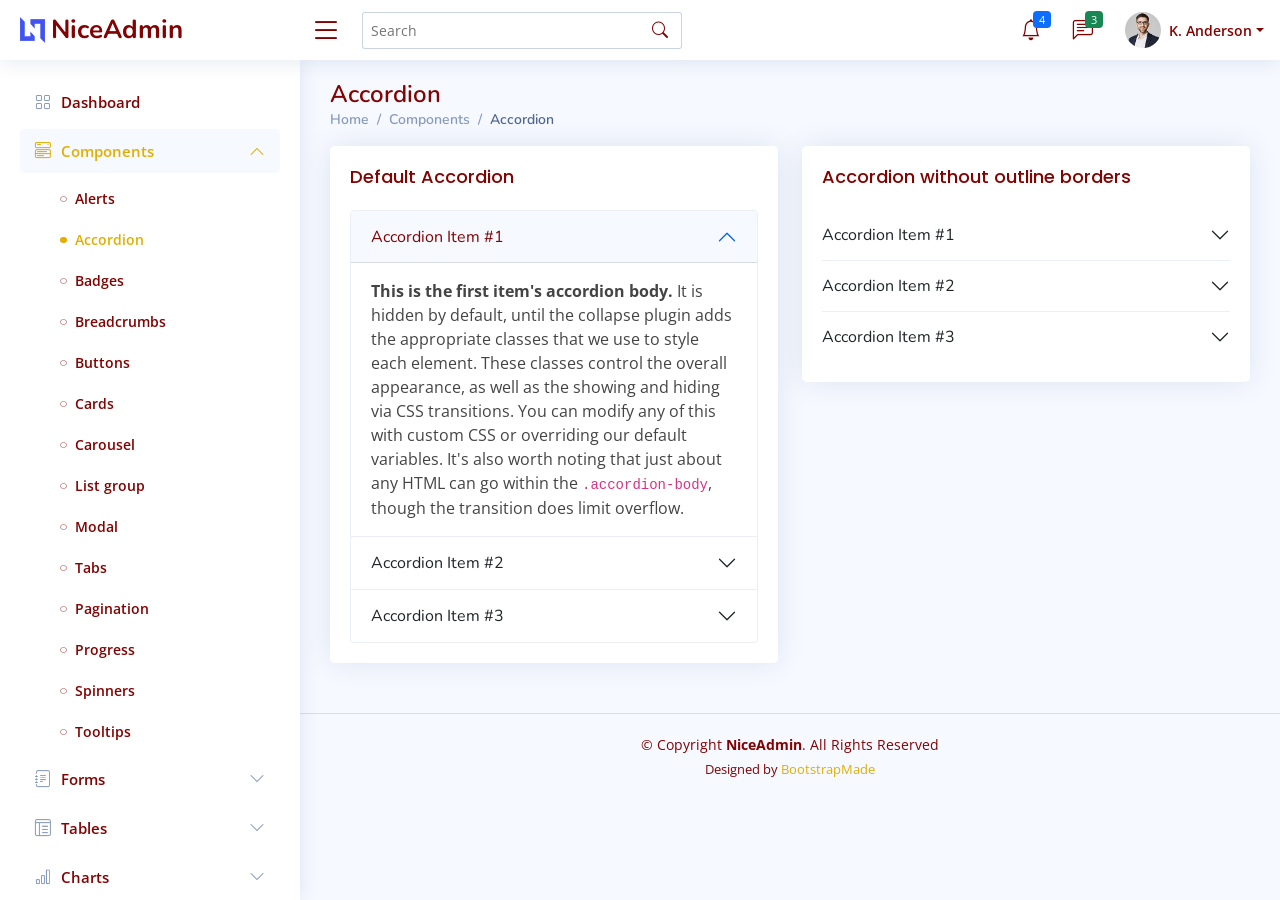
<file: assets/components-accordion.html>
<!DOCTYPE html>
<html lang="en">

<head>
  <meta charset="utf-8">
  <meta content="width=device-width, initial-scale=1.0" name="viewport">

  <title>Components / Accordion - NiceAdmin Bootstrap Template</title>
  <meta content="" name="description">
  <meta content="" name="keywords">

  <!-- Favicons -->
  <link href="assets/img/favicon.png" rel="icon">
  <link href="assets/img/apple-touch-icon.png" rel="apple-touch-icon">

  <!-- Google Fonts -->
  <link href="https://fonts.gstatic.com" rel="preconnect">
  <link href="https://fonts.googleapis.com/css?family=Open+Sans:300,300i,400,400i,600,600i,700,700i|Nunito:300,300i,400,400i,600,600i,700,700i|Poppins:300,300i,400,400i,500,500i,600,600i,700,700i" rel="stylesheet">

  <!-- Vendor CSS Files -->
  <link href="assets/vendor/bootstrap/css/bootstrap.min.css" rel="stylesheet">
  <link href="assets/vendor/bootstrap-icons/bootstrap-icons.css" rel="stylesheet">
  <link href="assets/vendor/remixicon/remixicon.css" rel="stylesheet">
  <link href="assets/vendor/boxicons/css/boxicons.min.css" rel="stylesheet">
  <link href="assets/vendor/quill/quill.snow.css" rel="stylesheet">
  <link href="assets/vendor/quill/quill.bubble.css" rel="stylesheet">
  <link href="assets/vendor/simple-datatables/style.css" rel="stylesheet">

  <!-- Template Main CSS File -->
  <link href="assets/css/style.css" rel="stylesheet">

  <!-- =======================================================
  * Template Name: NiceAdmin - v2.1.0
  * Template URL: https://bootstrapmade.com/nice-admin-bootstrap-admin-html-template/
  * Author: BootstrapMade.com
  * License: https://bootstrapmade.com/license/
  ======================================================== -->
</head>

<body>

  <!-- ======= Header ======= -->
  <header id="header" class="header fixed-top d-flex align-items-center">

    <div class="d-flex align-items-center justify-content-between">
      <a href="index.html" class="logo d-flex align-items-center">
        <img src="assets/img/logo.png" alt="">
        <span class="d-none d-lg-block">NiceAdmin</span>
      </a>
      <i class="bi bi-list toggle-sidebar-btn"></i>
    </div><!-- End Logo -->

    <div class="search-bar">
      <form class="search-form d-flex align-items-center" method="POST" action="#">
        <input type="text" name="query" placeholder="Search" title="Enter search keyword">
        <button type="submit" title="Search"><i class="bi bi-search"></i></button>
      </form>
    </div><!-- End Search Bar -->

    <nav class="header-nav ms-auto">
      <ul class="d-flex align-items-center">

        <li class="nav-item d-block d-lg-none">
          <a class="nav-link nav-icon search-bar-toggle " href="#">
            <i class="bi bi-search"></i>
          </a>
        </li><!-- End Search Icon-->

        <li class="nav-item dropdown">

          <a class="nav-link nav-icon" href="#" data-bs-toggle="dropdown">
            <i class="bi bi-bell"></i>
            <span class="badge bg-primary badge-number">4</span>
          </a><!-- End Notification Icon -->

          <ul class="dropdown-menu dropdown-menu-end dropdown-menu-arrow notifications">
            <li class="dropdown-header">
              You have 4 new notifications
              <a href="#"><span class="badge rounded-pill bg-primary p-2 ms-2">View all</span></a>
            </li>
            <li>
              <hr class="dropdown-divider">
            </li>

            <li class="notification-item">
              <i class="bi bi-exclamation-circle text-warning"></i>
              <div>
                <h4>Lorem Ipsum</h4>
                <p>Quae dolorem earum veritatis oditseno</p>
                <p>30 min. ago</p>
              </div>
            </li>

            <li>
              <hr class="dropdown-divider">
            </li>

            <li class="notification-item">
              <i class="bi bi-x-circle text-danger"></i>
              <div>
                <h4>Atque rerum nesciunt</h4>
                <p>Quae dolorem earum veritatis oditseno</p>
                <p>1 hr. ago</p>
              </div>
            </li>

            <li>
              <hr class="dropdown-divider">
            </li>

            <li class="notification-item">
              <i class="bi bi-check-circle text-success"></i>
              <div>
                <h4>Sit rerum fuga</h4>
                <p>Quae dolorem earum veritatis oditseno</p>
                <p>2 hrs. ago</p>
              </div>
            </li>

            <li>
              <hr class="dropdown-divider">
            </li>

            <li class="notification-item">
              <i class="bi bi-info-circle text-primary"></i>
              <div>
                <h4>Dicta reprehenderit</h4>
                <p>Quae dolorem earum veritatis oditseno</p>
                <p>4 hrs. ago</p>
              </div>
            </li>

            <li>
              <hr class="dropdown-divider">
            </li>
            <li class="dropdown-footer">
              <a href="#">Show all notifications</a>
            </li>

          </ul><!-- End Notification Dropdown Items -->

        </li><!-- End Notification Nav -->

        <li class="nav-item dropdown">

          <a class="nav-link nav-icon" href="#" data-bs-toggle="dropdown">
            <i class="bi bi-chat-left-text"></i>
            <span class="badge bg-success badge-number">3</span>
          </a><!-- End Messages Icon -->

          <ul class="dropdown-menu dropdown-menu-end dropdown-menu-arrow messages">
            <li class="dropdown-header">
              You have 3 new messages
              <a href="#"><span class="badge rounded-pill bg-primary p-2 ms-2">View all</span></a>
            </li>
            <li>
              <hr class="dropdown-divider">
            </li>

            <li class="message-item">
              <a href="#">
                <img src="assets/img/messages-1.jpg" alt="" class="rounded-circle">
                <div>
                  <h4>Maria Hudson</h4>
                  <p>Velit asperiores et ducimus soluta repudiandae labore officia est ut...</p>
                  <p>4 hrs. ago</p>
                </div>
              </a>
            </li>
            <li>
              <hr class="dropdown-divider">
            </li>

            <li class="message-item">
              <a href="#">
                <img src="assets/img/messages-2.jpg" alt="" class="rounded-circle">
                <div>
                  <h4>Anna Nelson</h4>
                  <p>Velit asperiores et ducimus soluta repudiandae labore officia est ut...</p>
                  <p>6 hrs. ago</p>
                </div>
              </a>
            </li>
            <li>
              <hr class="dropdown-divider">
            </li>

            <li class="message-item">
              <a href="#">
                <img src="assets/img/messages-3.jpg" alt="" class="rounded-circle">
                <div>
                  <h4>David Muldon</h4>
                  <p>Velit asperiores et ducimus soluta repudiandae labore officia est ut...</p>
                  <p>8 hrs. ago</p>
                </div>
              </a>
            </li>
            <li>
              <hr class="dropdown-divider">
            </li>

            <li class="dropdown-footer">
              <a href="#">Show all messages</a>
            </li>

          </ul><!-- End Messages Dropdown Items -->

        </li><!-- End Messages Nav -->

        <li class="nav-item dropdown pe-3">

          <a class="nav-link nav-profile d-flex align-items-center pe-0" href="#" data-bs-toggle="dropdown">
            <img src="assets/img/profile-img.jpg" alt="Profile" class="rounded-circle">
            <span class="d-none d-md-block dropdown-toggle ps-2">K. Anderson</span>
          </a><!-- End Profile Iamge Icon -->

          <ul class="dropdown-menu dropdown-menu-end dropdown-menu-arrow profile">
            <li class="dropdown-header">
              <h6>Kevin Anderson</h6>
              <span>Web Designer</span>
            </li>
            <li>
              <hr class="dropdown-divider">
            </li>

            <li>
              <a class="dropdown-item d-flex align-items-center" href="users-profile.html">
                <i class="bi bi-person"></i>
                <span>My Profile</span>
              </a>
            </li>
            <li>
              <hr class="dropdown-divider">
            </li>

            <li>
              <a class="dropdown-item d-flex align-items-center" href="users-profile.html">
                <i class="bi bi-gear"></i>
                <span>Account Settings</span>
              </a>
            </li>
            <li>
              <hr class="dropdown-divider">
            </li>

            <li>
              <a class="dropdown-item d-flex align-items-center" href="pages-faq.html">
                <i class="bi bi-question-circle"></i>
                <span>Need Help?</span>
              </a>
            </li>
            <li>
              <hr class="dropdown-divider">
            </li>

            <li>
              <a class="dropdown-item d-flex align-items-center" href="#">
                <i class="bi bi-box-arrow-right"></i>
                <span>Sign Out</span>
              </a>
            </li>

          </ul><!-- End Profile Dropdown Items -->
        </li><!-- End Profile Nav -->

      </ul>
    </nav><!-- End Icons Navigation -->

  </header><!-- End Header -->

  <!-- ======= Sidebar ======= -->
  <aside id="sidebar" class="sidebar">

    <ul class="sidebar-nav" id="sidebar-nav">

      <li class="nav-item">
        <a class="nav-link collapsed" href="index.html">
          <i class="bi bi-grid"></i>
          <span>Dashboard</span>
        </a>
      </li><!-- End Dashboard Nav -->

      <li class="nav-item">
        <a class="nav-link " data-bs-target="#components-nav" data-bs-toggle="collapse" href="#">
          <i class="bi bi-menu-button-wide"></i><span>Components</span><i class="bi bi-chevron-down ms-auto"></i>
        </a>
        <ul id="components-nav" class="nav-content collapse show" data-bs-parent="#sidebar-nav">
          <li>
            <a href="components-alerts.html">
              <i class="bi bi-circle"></i><span>Alerts</span>
            </a>
          </li>
          <li>
            <a href="components-accordion.html" class="active">
              <i class="bi bi-circle"></i><span>Accordion</span>
            </a>
          </li>
          <li>
            <a href="components-badges.html">
              <i class="bi bi-circle"></i><span>Badges</span>
            </a>
          </li>
          <li>
            <a href="components-breadcrumbs.html">
              <i class="bi bi-circle"></i><span>Breadcrumbs</span>
            </a>
          </li>
          <li>
            <a href="components-buttons.html">
              <i class="bi bi-circle"></i><span>Buttons</span>
            </a>
          </li>
          <li>
            <a href="components-cards.html">
              <i class="bi bi-circle"></i><span>Cards</span>
            </a>
          </li>
          <li>
            <a href="components-carousel.html">
              <i class="bi bi-circle"></i><span>Carousel</span>
            </a>
          </li>
          <li>
            <a href="components-list-group.html">
              <i class="bi bi-circle"></i><span>List group</span>
            </a>
          </li>
          <li>
            <a href="components-modal.html">
              <i class="bi bi-circle"></i><span>Modal</span>
            </a>
          </li>
          <li>
            <a href="components-tabs.html">
              <i class="bi bi-circle"></i><span>Tabs</span>
            </a>
          </li>
          <li>
            <a href="components-pagination.html">
              <i class="bi bi-circle"></i><span>Pagination</span>
            </a>
          </li>
          <li>
            <a href="components-progress.html">
              <i class="bi bi-circle"></i><span>Progress</span>
            </a>
          </li>
          <li>
            <a href="components-spinners.html">
              <i class="bi bi-circle"></i><span>Spinners</span>
            </a>
          </li>
          <li>
            <a href="components-tooltips.html">
              <i class="bi bi-circle"></i><span>Tooltips</span>
            </a>
          </li>
        </ul>
      </li><!-- End Components Nav -->

      <li class="nav-item">
        <a class="nav-link collapsed" data-bs-target="#forms-nav" data-bs-toggle="collapse" href="#">
          <i class="bi bi-journal-text"></i><span>Forms</span><i class="bi bi-chevron-down ms-auto"></i>
        </a>
        <ul id="forms-nav" class="nav-content collapse " data-bs-parent="#sidebar-nav">
          <li>
            <a href="forms-elements.html">
              <i class="bi bi-circle"></i><span>Form Elements</span>
            </a>
          </li>
          <li>
            <a href="forms-layouts.html">
              <i class="bi bi-circle"></i><span>Form Layouts</span>
            </a>
          </li>
          <li>
            <a href="forms-editors.html">
              <i class="bi bi-circle"></i><span>Form Editors</span>
            </a>
          </li>
          <li>
            <a href="forms-validation.html">
              <i class="bi bi-circle"></i><span>Form Validation</span>
            </a>
          </li>
        </ul>
      </li><!-- End Forms Nav -->

      <li class="nav-item">
        <a class="nav-link collapsed" data-bs-target="#tables-nav" data-bs-toggle="collapse" href="#">
          <i class="bi bi-layout-text-window-reverse"></i><span>Tables</span><i class="bi bi-chevron-down ms-auto"></i>
        </a>
        <ul id="tables-nav" class="nav-content collapse " data-bs-parent="#sidebar-nav">
          <li>
            <a href="tables-general.html">
              <i class="bi bi-circle"></i><span>General Tables</span>
            </a>
          </li>
          <li>
            <a href="tables-data.html">
              <i class="bi bi-circle"></i><span>Data Tables</span>
            </a>
          </li>
        </ul>
      </li><!-- End Tables Nav -->

      <li class="nav-item">
        <a class="nav-link collapsed" data-bs-target="#charts-nav" data-bs-toggle="collapse" href="#">
          <i class="bi bi-bar-chart"></i><span>Charts</span><i class="bi bi-chevron-down ms-auto"></i>
        </a>
        <ul id="charts-nav" class="nav-content collapse " data-bs-parent="#sidebar-nav">
          <li>
            <a href="charts-chartjs.html">
              <i class="bi bi-circle"></i><span>Chart.js</span>
            </a>
          </li>
          <li>
            <a href="charts-apexcharts.html">
              <i class="bi bi-circle"></i><span>ApexCharts</span>
            </a>
          </li>
          <li>
            <a href="charts-echarts.html">
              <i class="bi bi-circle"></i><span>ECharts</span>
            </a>
          </li>
        </ul>
      </li><!-- End Charts Nav -->

      <li class="nav-item">
        <a class="nav-link collapsed" data-bs-target="#icons-nav" data-bs-toggle="collapse" href="#">
          <i class="bi bi-gem"></i><span>Icons</span><i class="bi bi-chevron-down ms-auto"></i>
        </a>
        <ul id="icons-nav" class="nav-content collapse " data-bs-parent="#sidebar-nav">
          <li>
            <a href="icons-bootstrap.html">
              <i class="bi bi-circle"></i><span>Bootstrap Icons</span>
            </a>
          </li>
          <li>
            <a href="icons-remix.html">
              <i class="bi bi-circle"></i><span>Remix Icons</span>
            </a>
          </li>
          <li>
            <a href="icons-boxicons.html">
              <i class="bi bi-circle"></i><span>Boxicons</span>
            </a>
          </li>
        </ul>
      </li><!-- End Icons Nav -->

      <li class="nav-heading">Pages</li>

      <li class="nav-item">
        <a class="nav-link collapsed" href="users-profile.html">
          <i class="bi bi-person"></i>
          <span>Profile</span>
        </a>
      </li><!-- End Profile Page Nav -->

      <li class="nav-item">
        <a class="nav-link collapsed" href="pages-faq.html">
          <i class="bi bi-question-circle"></i>
          <span>F.A.Q</span>
        </a>
      </li><!-- End F.A.Q Page Nav -->

      <li class="nav-item">
        <a class="nav-link collapsed" href="pages-contact.html">
          <i class="bi bi-envelope"></i>
          <span>Contact</span>
        </a>
      </li><!-- End Contact Page Nav -->

      <li class="nav-item">
        <a class="nav-link collapsed" href="pages-register.html">
          <i class="bi bi-card-list"></i>
          <span>Register</span>
        </a>
      </li><!-- End Register Page Nav -->

      <li class="nav-item">
        <a class="nav-link collapsed" href="pages-login.html">
          <i class="bi bi-box-arrow-in-right"></i>
          <span>Login</span>
        </a>
      </li><!-- End Login Page Nav -->

      <li class="nav-item">
        <a class="nav-link collapsed" href="pages-error-404.html">
          <i class="bi bi-dash-circle"></i>
          <span>Error 404</span>
        </a>
      </li><!-- End Error 404 Page Nav -->

      <li class="nav-item">
        <a class="nav-link collapsed" href="pages-blank.html">
          <i class="bi bi-file-earmark"></i>
          <span>Blank</span>
        </a>
      </li><!-- End Blank Page Nav -->

    </ul>

  </aside><!-- End Sidebar-->

  <main id="main" class="main">

    <div class="pagetitle">
      <h1>Accordion</h1>
      <nav>
        <ol class="breadcrumb">
          <li class="breadcrumb-item"><a href="index.html">Home</a></li>
          <li class="breadcrumb-item">Components</li>
          <li class="breadcrumb-item active">Accordion</li>
        </ol>
      </nav>
    </div><!-- End Page Title -->

    <section class="section">
      <div class="row">
        <div class="col-lg-6">

          <div class="card">
            <div class="card-body">
              <h5 class="card-title">Default Accordion</h5>

              <!-- Default Accordion -->
              <div class="accordion" id="accordionExample">
                <div class="accordion-item">
                  <h2 class="accordion-header" id="headingOne">
                    <button class="accordion-button" type="button" data-bs-toggle="collapse" data-bs-target="#collapseOne" aria-expanded="true" aria-controls="collapseOne">
                      Accordion Item #1
                    </button>
                  </h2>
                  <div id="collapseOne" class="accordion-collapse collapse show" aria-labelledby="headingOne" data-bs-parent="#accordionExample">
                    <div class="accordion-body">
                      <strong>This is the first item's accordion body.</strong> It is hidden by default, until the collapse plugin adds the appropriate classes that we use to style each element. These classes control the overall appearance, as well as the showing and hiding via CSS transitions. You can modify any of this with custom CSS or overriding our default variables. It's also worth noting that just about any HTML can go within the <code>.accordion-body</code>, though the transition does limit overflow.
                    </div>
                  </div>
                </div>
                <div class="accordion-item">
                  <h2 class="accordion-header" id="headingTwo">
                    <button class="accordion-button collapsed" type="button" data-bs-toggle="collapse" data-bs-target="#collapseTwo" aria-expanded="false" aria-controls="collapseTwo">
                      Accordion Item #2
                    </button>
                  </h2>
                  <div id="collapseTwo" class="accordion-collapse collapse" aria-labelledby="headingTwo" data-bs-parent="#accordionExample">
                    <div class="accordion-body">
                      <strong>This is the second item's accordion body.</strong> It is hidden by default, until the collapse plugin adds the appropriate classes that we use to style each element. These classes control the overall appearance, as well as the showing and hiding via CSS transitions. You can modify any of this with custom CSS or overriding our default variables. It's also worth noting that just about any HTML can go within the <code>.accordion-body</code>, though the transition does limit overflow.
                    </div>
                  </div>
                </div>
                <div class="accordion-item">
                  <h2 class="accordion-header" id="headingThree">
                    <button class="accordion-button collapsed" type="button" data-bs-toggle="collapse" data-bs-target="#collapseThree" aria-expanded="false" aria-controls="collapseThree">
                      Accordion Item #3
                    </button>
                  </h2>
                  <div id="collapseThree" class="accordion-collapse collapse" aria-labelledby="headingThree" data-bs-parent="#accordionExample">
                    <div class="accordion-body">
                      <strong>This is the third item's accordion body.</strong> It is hidden by default, until the collapse plugin adds the appropriate classes that we use to style each element. These classes control the overall appearance, as well as the showing and hiding via CSS transitions. You can modify any of this with custom CSS or overriding our default variables. It's also worth noting that just about any HTML can go within the <code>.accordion-body</code>, though the transition does limit overflow.
                    </div>
                  </div>
                </div>
              </div><!-- End Default Accordion Example -->

            </div>
          </div>

        </div>

        <div class="col-lg-6">

          <div class="card">
            <div class="card-body">
              <h5 class="card-title">Accordion without outline borders</h5>

              <!-- Accordion without outline borders -->
              <div class="accordion accordion-flush" id="accordionFlushExample">
                <div class="accordion-item">
                  <h2 class="accordion-header" id="flush-headingOne">
                    <button class="accordion-button collapsed" type="button" data-bs-toggle="collapse" data-bs-target="#flush-collapseOne" aria-expanded="false" aria-controls="flush-collapseOne">
                      Accordion Item #1
                    </button>
                  </h2>
                  <div id="flush-collapseOne" class="accordion-collapse collapse" aria-labelledby="flush-headingOne" data-bs-parent="#accordionFlushExample">
                    <div class="accordion-body">Placeholder content for this accordion, which is intended to demonstrate the <code>.accordion-flush</code> class. This is the first item's accordion body.</div>
                  </div>
                </div>
                <div class="accordion-item">
                  <h2 class="accordion-header" id="flush-headingTwo">
                    <button class="accordion-button collapsed" type="button" data-bs-toggle="collapse" data-bs-target="#flush-collapseTwo" aria-expanded="false" aria-controls="flush-collapseTwo">
                      Accordion Item #2
                    </button>
                  </h2>
                  <div id="flush-collapseTwo" class="accordion-collapse collapse" aria-labelledby="flush-headingTwo" data-bs-parent="#accordionFlushExample">
                    <div class="accordion-body">Placeholder content for this accordion, which is intended to demonstrate the <code>.accordion-flush</code> class. This is the second item's accordion body. Let's imagine this being filled with some actual content.</div>
                  </div>
                </div>
                <div class="accordion-item">
                  <h2 class="accordion-header" id="flush-headingThree">
                    <button class="accordion-button collapsed" type="button" data-bs-toggle="collapse" data-bs-target="#flush-collapseThree" aria-expanded="false" aria-controls="flush-collapseThree">
                      Accordion Item #3
                    </button>
                  </h2>
                  <div id="flush-collapseThree" class="accordion-collapse collapse" aria-labelledby="flush-headingThree" data-bs-parent="#accordionFlushExample">
                    <div class="accordion-body">Placeholder content for this accordion, which is intended to demonstrate the <code>.accordion-flush</code> class. This is the third item's accordion body. Nothing more exciting happening here in terms of content, but just filling up the space to make it look, at least at first glance, a bit more representative of how this would look in a real-world application.</div>
                  </div>
                </div>
              </div><!-- End Accordion without outline borders -->

            </div>
          </div>

        </div>
      </div>
    </section>

  </main><!-- End #main -->

  <!-- ======= Footer ======= -->
  <footer id="footer" class="footer">
    <div class="copyright">
      &copy; Copyright <strong><span>NiceAdmin</span></strong>. All Rights Reserved
    </div>
    <div class="credits">
      <!-- All the links in the footer should remain intact. -->
      <!-- You can delete the links only if you purchased the pro version. -->
      <!-- Licensing information: https://bootstrapmade.com/license/ -->
      <!-- Purchase the pro version with working PHP/AJAX contact form: https://bootstrapmade.com/nice-admin-bootstrap-admin-html-template/ -->
      Designed by <a href="https://bootstrapmade.com/">BootstrapMade</a>
    </div>
  </footer><!-- End Footer -->

  <a href="#" class="back-to-top d-flex align-items-center justify-content-center"><i class="bi bi-arrow-up-short"></i></a>

  <!-- Vendor JS Files -->
  <script src="assets/vendor/bootstrap/js/bootstrap.bundle.js"></script>
  <script src="assets/vendor/php-email-form/validate.js"></script>
  <script src="assets/vendor/quill/quill.min.js"></script>
  <script src="assets/vendor/tinymce/tinymce.min.js"></script>
  <script src="assets/vendor/simple-datatables/simple-datatables.js"></script>
  <script src="assets/vendor/chart.js/chart.min.js"></script>
  <script src="assets/vendor/apexcharts/apexcharts.min.js"></script>
  <script src="assets/vendor/echarts/echarts.min.js"></script>

  <!-- Template Main JS File -->
  <script src="assets/js/main.js"></script>

</body>

</html>
</file>
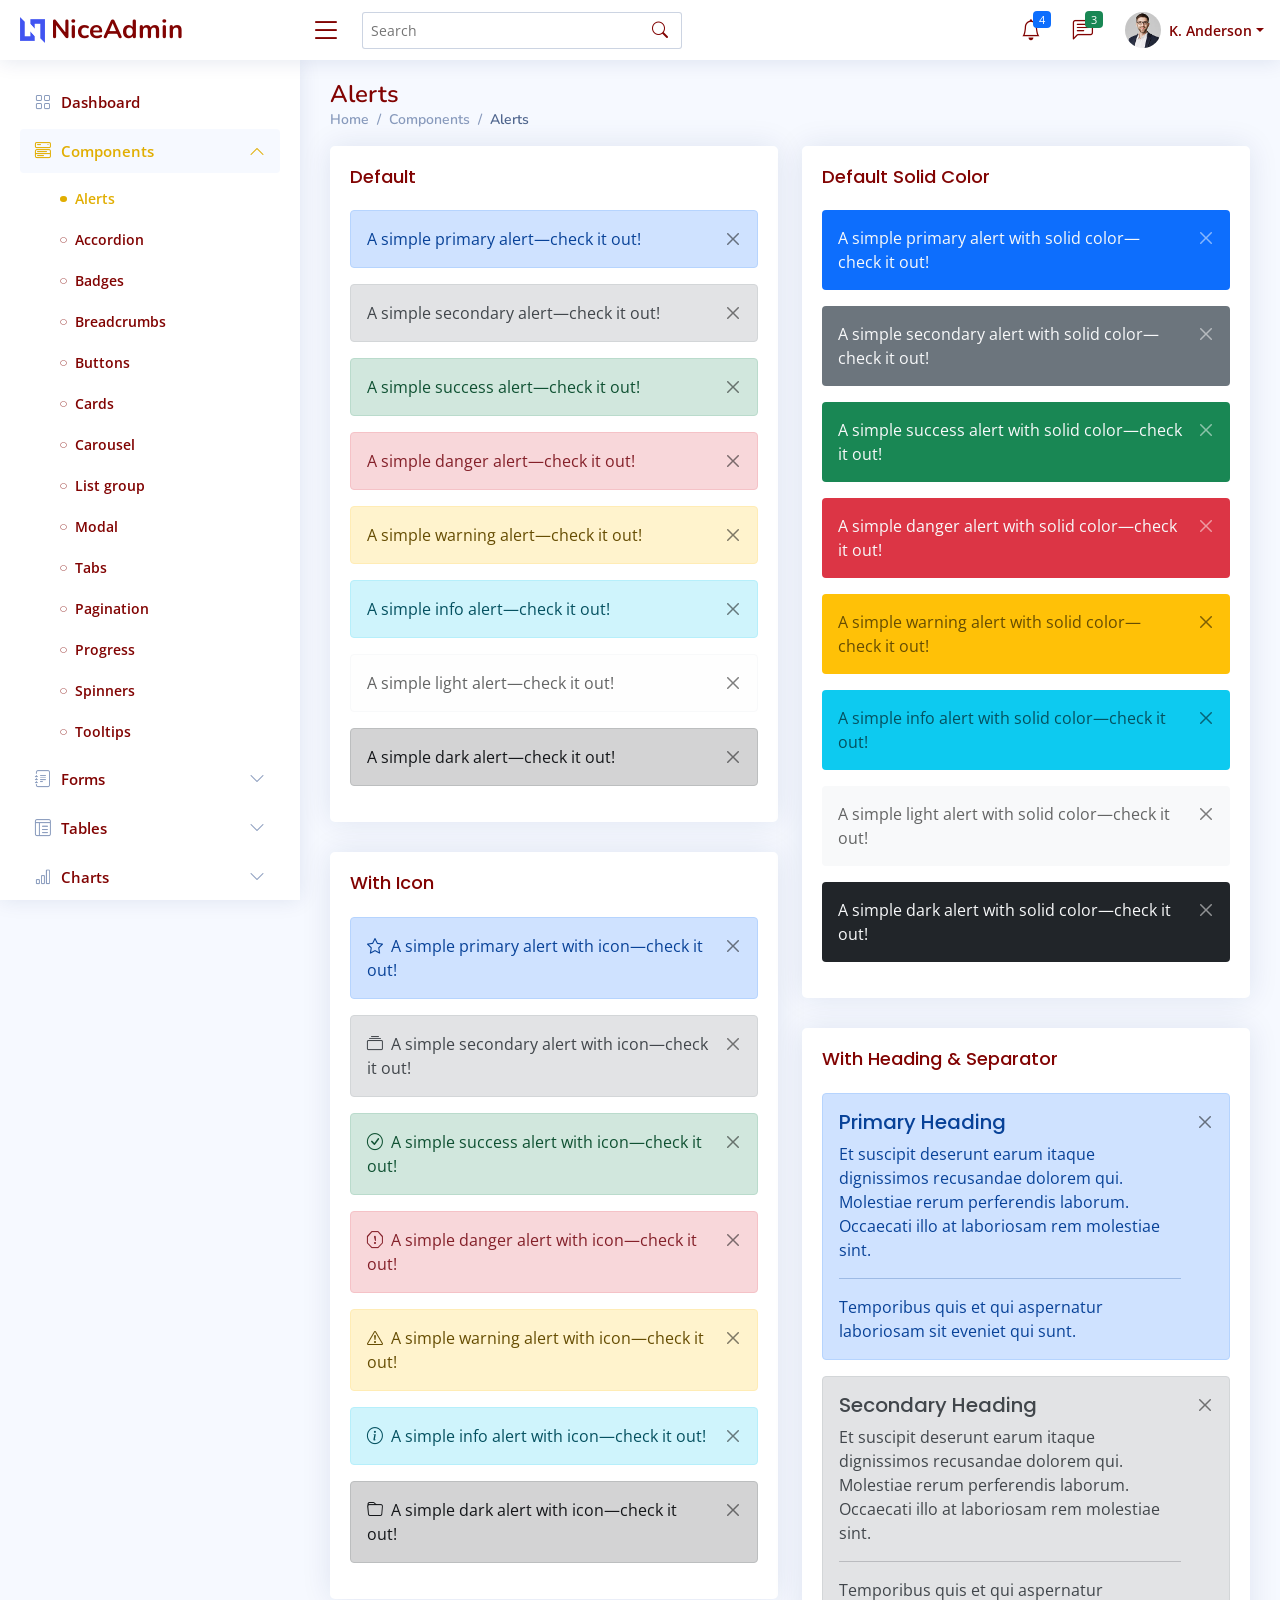
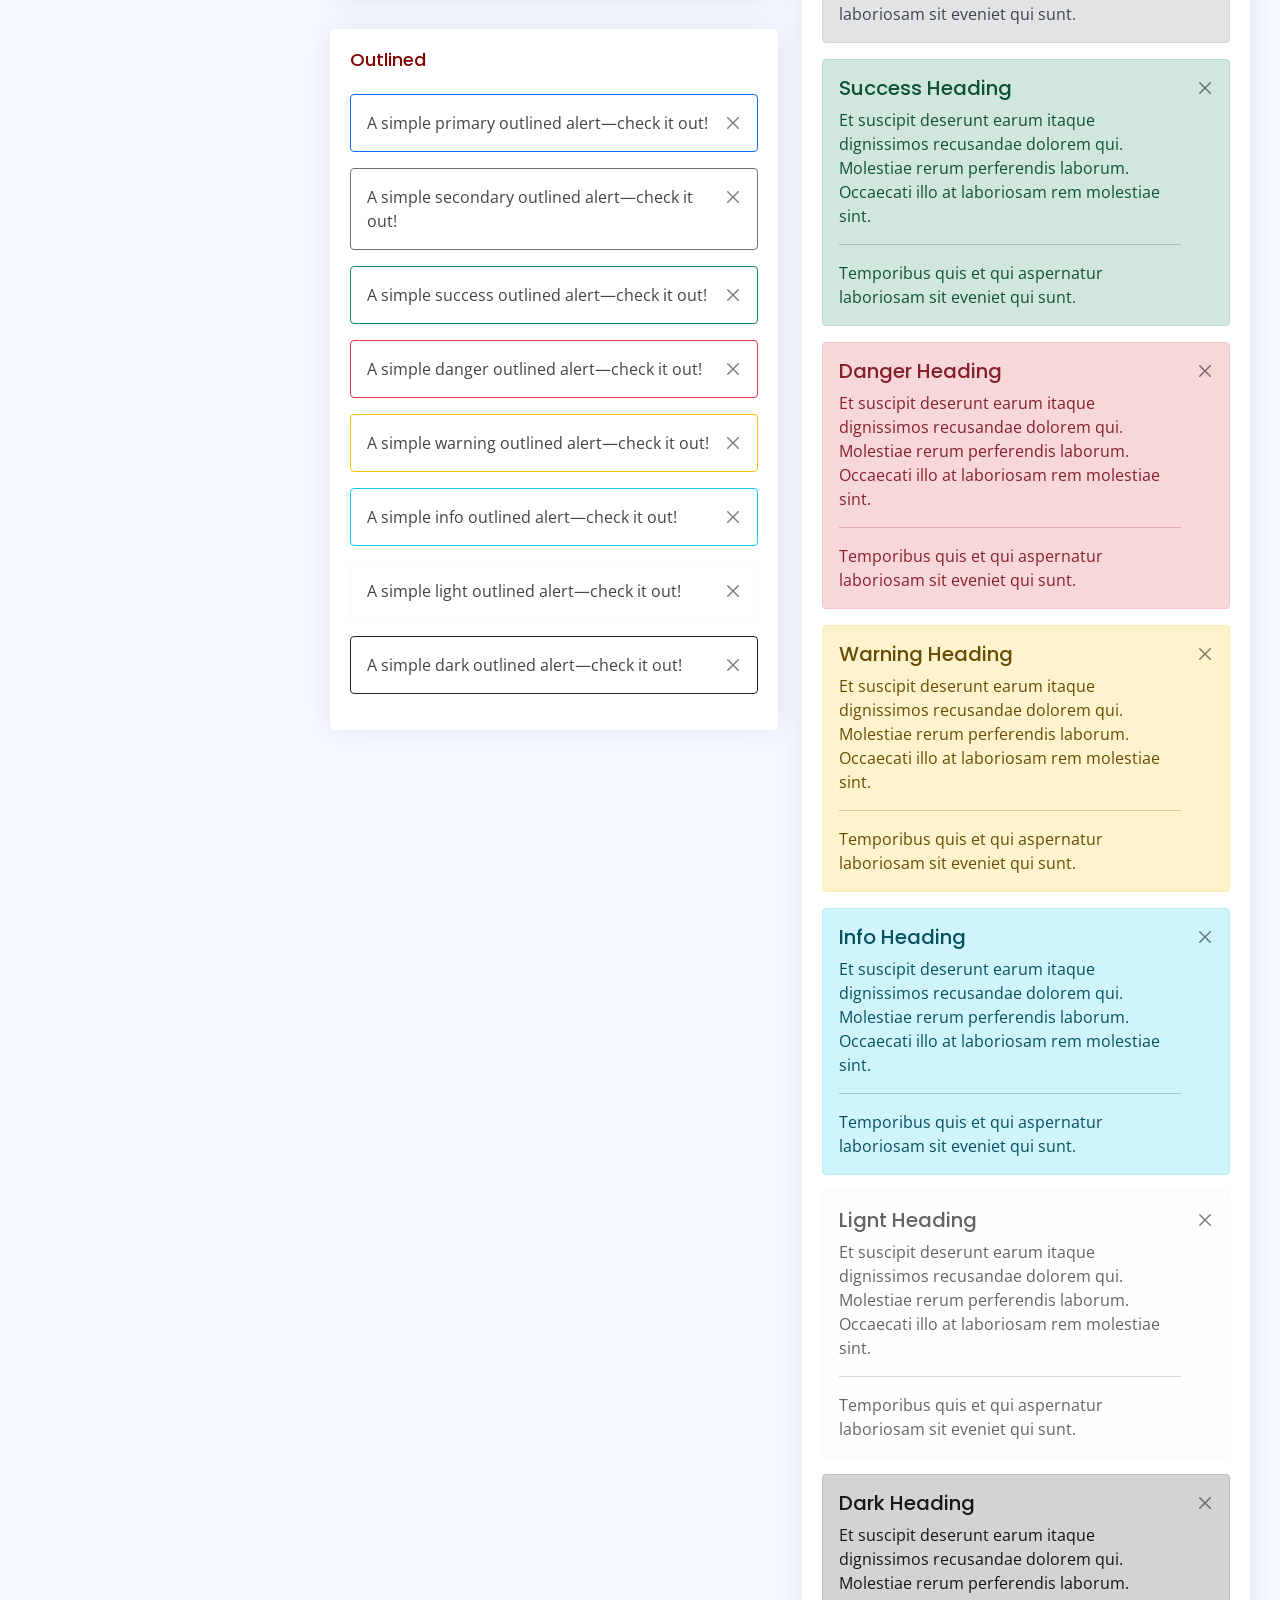
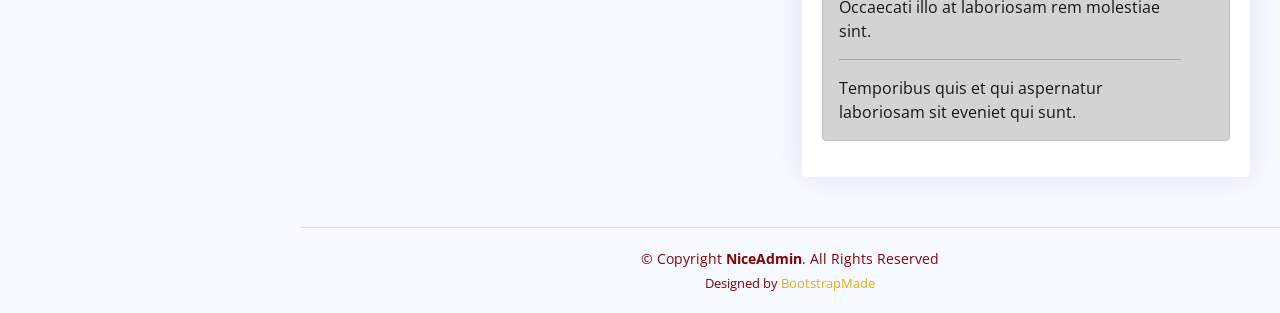
<file: assets/components-alerts.html>
<!DOCTYPE html>
<html lang="en">

<head>
  <meta charset="utf-8">
  <meta content="width=device-width, initial-scale=1.0" name="viewport">

  <title>Components / Alerts - NiceAdmin Bootstrap Template</title>
  <meta content="" name="description">
  <meta content="" name="keywords">

  <!-- Favicons -->
  <link href="assets/img/favicon.png" rel="icon">
  <link href="assets/img/apple-touch-icon.png" rel="apple-touch-icon">

  <!-- Google Fonts -->
  <link href="https://fonts.gstatic.com" rel="preconnect">
  <link href="https://fonts.googleapis.com/css?family=Open+Sans:300,300i,400,400i,600,600i,700,700i|Nunito:300,300i,400,400i,600,600i,700,700i|Poppins:300,300i,400,400i,500,500i,600,600i,700,700i" rel="stylesheet">

  <!-- Vendor CSS Files -->
  <link href="assets/vendor/bootstrap/css/bootstrap.min.css" rel="stylesheet">
  <link href="assets/vendor/bootstrap-icons/bootstrap-icons.css" rel="stylesheet">
  <link href="assets/vendor/remixicon/remixicon.css" rel="stylesheet">
  <link href="assets/vendor/boxicons/css/boxicons.min.css" rel="stylesheet">
  <link href="assets/vendor/quill/quill.snow.css" rel="stylesheet">
  <link href="assets/vendor/quill/quill.bubble.css" rel="stylesheet">
  <link href="assets/vendor/simple-datatables/style.css" rel="stylesheet">

  <!-- Template Main CSS File -->
  <link href="assets/css/style.css" rel="stylesheet">

  <!-- =======================================================
  * Template Name: NiceAdmin - v2.1.0
  * Template URL: https://bootstrapmade.com/nice-admin-bootstrap-admin-html-template/
  * Author: BootstrapMade.com
  * License: https://bootstrapmade.com/license/
  ======================================================== -->
</head>

<body>

  <!-- ======= Header ======= -->
  <header id="header" class="header fixed-top d-flex align-items-center">

    <div class="d-flex align-items-center justify-content-between">
      <a href="index.html" class="logo d-flex align-items-center">
        <img src="assets/img/logo.png" alt="">
        <span class="d-none d-lg-block">NiceAdmin</span>
      </a>
      <i class="bi bi-list toggle-sidebar-btn"></i>
    </div><!-- End Logo -->

    <div class="search-bar">
      <form class="search-form d-flex align-items-center" method="POST" action="#">
        <input type="text" name="query" placeholder="Search" title="Enter search keyword">
        <button type="submit" title="Search"><i class="bi bi-search"></i></button>
      </form>
    </div><!-- End Search Bar -->

    <nav class="header-nav ms-auto">
      <ul class="d-flex align-items-center">

        <li class="nav-item d-block d-lg-none">
          <a class="nav-link nav-icon search-bar-toggle " href="#">
            <i class="bi bi-search"></i>
          </a>
        </li><!-- End Search Icon-->

        <li class="nav-item dropdown">

          <a class="nav-link nav-icon" href="#" data-bs-toggle="dropdown">
            <i class="bi bi-bell"></i>
            <span class="badge bg-primary badge-number">4</span>
          </a><!-- End Notification Icon -->

          <ul class="dropdown-menu dropdown-menu-end dropdown-menu-arrow notifications">
            <li class="dropdown-header">
              You have 4 new notifications
              <a href="#"><span class="badge rounded-pill bg-primary p-2 ms-2">View all</span></a>
            </li>
            <li>
              <hr class="dropdown-divider">
            </li>

            <li class="notification-item">
              <i class="bi bi-exclamation-circle text-warning"></i>
              <div>
                <h4>Lorem Ipsum</h4>
                <p>Quae dolorem earum veritatis oditseno</p>
                <p>30 min. ago</p>
              </div>
            </li>

            <li>
              <hr class="dropdown-divider">
            </li>

            <li class="notification-item">
              <i class="bi bi-x-circle text-danger"></i>
              <div>
                <h4>Atque rerum nesciunt</h4>
                <p>Quae dolorem earum veritatis oditseno</p>
                <p>1 hr. ago</p>
              </div>
            </li>

            <li>
              <hr class="dropdown-divider">
            </li>

            <li class="notification-item">
              <i class="bi bi-check-circle text-success"></i>
              <div>
                <h4>Sit rerum fuga</h4>
                <p>Quae dolorem earum veritatis oditseno</p>
                <p>2 hrs. ago</p>
              </div>
            </li>

            <li>
              <hr class="dropdown-divider">
            </li>

            <li class="notification-item">
              <i class="bi bi-info-circle text-primary"></i>
              <div>
                <h4>Dicta reprehenderit</h4>
                <p>Quae dolorem earum veritatis oditseno</p>
                <p>4 hrs. ago</p>
              </div>
            </li>

            <li>
              <hr class="dropdown-divider">
            </li>
            <li class="dropdown-footer">
              <a href="#">Show all notifications</a>
            </li>

          </ul><!-- End Notification Dropdown Items -->

        </li><!-- End Notification Nav -->

        <li class="nav-item dropdown">

          <a class="nav-link nav-icon" href="#" data-bs-toggle="dropdown">
            <i class="bi bi-chat-left-text"></i>
            <span class="badge bg-success badge-number">3</span>
          </a><!-- End Messages Icon -->

          <ul class="dropdown-menu dropdown-menu-end dropdown-menu-arrow messages">
            <li class="dropdown-header">
              You have 3 new messages
              <a href="#"><span class="badge rounded-pill bg-primary p-2 ms-2">View all</span></a>
            </li>
            <li>
              <hr class="dropdown-divider">
            </li>

            <li class="message-item">
              <a href="#">
                <img src="assets/img/messages-1.jpg" alt="" class="rounded-circle">
                <div>
                  <h4>Maria Hudson</h4>
                  <p>Velit asperiores et ducimus soluta repudiandae labore officia est ut...</p>
                  <p>4 hrs. ago</p>
                </div>
              </a>
            </li>
            <li>
              <hr class="dropdown-divider">
            </li>

            <li class="message-item">
              <a href="#">
                <img src="assets/img/messages-2.jpg" alt="" class="rounded-circle">
                <div>
                  <h4>Anna Nelson</h4>
                  <p>Velit asperiores et ducimus soluta repudiandae labore officia est ut...</p>
                  <p>6 hrs. ago</p>
                </div>
              </a>
            </li>
            <li>
              <hr class="dropdown-divider">
            </li>

            <li class="message-item">
              <a href="#">
                <img src="assets/img/messages-3.jpg" alt="" class="rounded-circle">
                <div>
                  <h4>David Muldon</h4>
                  <p>Velit asperiores et ducimus soluta repudiandae labore officia est ut...</p>
                  <p>8 hrs. ago</p>
                </div>
              </a>
            </li>
            <li>
              <hr class="dropdown-divider">
            </li>

            <li class="dropdown-footer">
              <a href="#">Show all messages</a>
            </li>

          </ul><!-- End Messages Dropdown Items -->

        </li><!-- End Messages Nav -->

        <li class="nav-item dropdown pe-3">

          <a class="nav-link nav-profile d-flex align-items-center pe-0" href="#" data-bs-toggle="dropdown">
            <img src="assets/img/profile-img.jpg" alt="Profile" class="rounded-circle">
            <span class="d-none d-md-block dropdown-toggle ps-2">K. Anderson</span>
          </a><!-- End Profile Iamge Icon -->

          <ul class="dropdown-menu dropdown-menu-end dropdown-menu-arrow profile">
            <li class="dropdown-header">
              <h6>Kevin Anderson</h6>
              <span>Web Designer</span>
            </li>
            <li>
              <hr class="dropdown-divider">
            </li>

            <li>
              <a class="dropdown-item d-flex align-items-center" href="users-profile.html">
                <i class="bi bi-person"></i>
                <span>My Profile</span>
              </a>
            </li>
            <li>
              <hr class="dropdown-divider">
            </li>

            <li>
              <a class="dropdown-item d-flex align-items-center" href="users-profile.html">
                <i class="bi bi-gear"></i>
                <span>Account Settings</span>
              </a>
            </li>
            <li>
              <hr class="dropdown-divider">
            </li>

            <li>
              <a class="dropdown-item d-flex align-items-center" href="pages-faq.html">
                <i class="bi bi-question-circle"></i>
                <span>Need Help?</span>
              </a>
            </li>
            <li>
              <hr class="dropdown-divider">
            </li>

            <li>
              <a class="dropdown-item d-flex align-items-center" href="#">
                <i class="bi bi-box-arrow-right"></i>
                <span>Sign Out</span>
              </a>
            </li>

          </ul><!-- End Profile Dropdown Items -->
        </li><!-- End Profile Nav -->

      </ul>
    </nav><!-- End Icons Navigation -->

  </header><!-- End Header -->

  <!-- ======= Sidebar ======= -->
  <aside id="sidebar" class="sidebar">

    <ul class="sidebar-nav" id="sidebar-nav">

      <li class="nav-item">
        <a class="nav-link collapsed" href="index.html">
          <i class="bi bi-grid"></i>
          <span>Dashboard</span>
        </a>
      </li><!-- End Dashboard Nav -->

      <li class="nav-item">
        <a class="nav-link " data-bs-target="#components-nav" data-bs-toggle="collapse" href="#">
          <i class="bi bi-menu-button-wide"></i><span>Components</span><i class="bi bi-chevron-down ms-auto"></i>
        </a>
        <ul id="components-nav" class="nav-content collapse show" data-bs-parent="#sidebar-nav">
          <li>
            <a href="components-alerts.html" class="active">
              <i class="bi bi-circle"></i><span>Alerts</span>
            </a>
          </li>
          <li>
            <a href="components-accordion.html">
              <i class="bi bi-circle"></i><span>Accordion</span>
            </a>
          </li>
          <li>
            <a href="components-badges.html">
              <i class="bi bi-circle"></i><span>Badges</span>
            </a>
          </li>
          <li>
            <a href="components-breadcrumbs.html">
              <i class="bi bi-circle"></i><span>Breadcrumbs</span>
            </a>
          </li>
          <li>
            <a href="components-buttons.html">
              <i class="bi bi-circle"></i><span>Buttons</span>
            </a>
          </li>
          <li>
            <a href="components-cards.html">
              <i class="bi bi-circle"></i><span>Cards</span>
            </a>
          </li>
          <li>
            <a href="components-carousel.html">
              <i class="bi bi-circle"></i><span>Carousel</span>
            </a>
          </li>
          <li>
            <a href="components-list-group.html">
              <i class="bi bi-circle"></i><span>List group</span>
            </a>
          </li>
          <li>
            <a href="components-modal.html">
              <i class="bi bi-circle"></i><span>Modal</span>
            </a>
          </li>
          <li>
            <a href="components-tabs.html">
              <i class="bi bi-circle"></i><span>Tabs</span>
            </a>
          </li>
          <li>
            <a href="components-pagination.html">
              <i class="bi bi-circle"></i><span>Pagination</span>
            </a>
          </li>
          <li>
            <a href="components-progress.html">
              <i class="bi bi-circle"></i><span>Progress</span>
            </a>
          </li>
          <li>
            <a href="components-spinners.html">
              <i class="bi bi-circle"></i><span>Spinners</span>
            </a>
          </li>
          <li>
            <a href="components-tooltips.html">
              <i class="bi bi-circle"></i><span>Tooltips</span>
            </a>
          </li>
        </ul>
      </li><!-- End Components Nav -->

      <li class="nav-item">
        <a class="nav-link collapsed" data-bs-target="#forms-nav" data-bs-toggle="collapse" href="#">
          <i class="bi bi-journal-text"></i><span>Forms</span><i class="bi bi-chevron-down ms-auto"></i>
        </a>
        <ul id="forms-nav" class="nav-content collapse " data-bs-parent="#sidebar-nav">
          <li>
            <a href="forms-elements.html">
              <i class="bi bi-circle"></i><span>Form Elements</span>
            </a>
          </li>
          <li>
            <a href="forms-layouts.html">
              <i class="bi bi-circle"></i><span>Form Layouts</span>
            </a>
          </li>
          <li>
            <a href="forms-editors.html">
              <i class="bi bi-circle"></i><span>Form Editors</span>
            </a>
          </li>
          <li>
            <a href="forms-validation.html">
              <i class="bi bi-circle"></i><span>Form Validation</span>
            </a>
          </li>
        </ul>
      </li><!-- End Forms Nav -->

      <li class="nav-item">
        <a class="nav-link collapsed" data-bs-target="#tables-nav" data-bs-toggle="collapse" href="#">
          <i class="bi bi-layout-text-window-reverse"></i><span>Tables</span><i class="bi bi-chevron-down ms-auto"></i>
        </a>
        <ul id="tables-nav" class="nav-content collapse " data-bs-parent="#sidebar-nav">
          <li>
            <a href="tables-general.html">
              <i class="bi bi-circle"></i><span>General Tables</span>
            </a>
          </li>
          <li>
            <a href="tables-data.html">
              <i class="bi bi-circle"></i><span>Data Tables</span>
            </a>
          </li>
        </ul>
      </li><!-- End Tables Nav -->

      <li class="nav-item">
        <a class="nav-link collapsed" data-bs-target="#charts-nav" data-bs-toggle="collapse" href="#">
          <i class="bi bi-bar-chart"></i><span>Charts</span><i class="bi bi-chevron-down ms-auto"></i>
        </a>
        <ul id="charts-nav" class="nav-content collapse " data-bs-parent="#sidebar-nav">
          <li>
            <a href="charts-chartjs.html">
              <i class="bi bi-circle"></i><span>Chart.js</span>
            </a>
          </li>
          <li>
            <a href="charts-apexcharts.html">
              <i class="bi bi-circle"></i><span>ApexCharts</span>
            </a>
          </li>
          <li>
            <a href="charts-echarts.html">
              <i class="bi bi-circle"></i><span>ECharts</span>
            </a>
          </li>
        </ul>
      </li><!-- End Charts Nav -->

      <li class="nav-item">
        <a class="nav-link collapsed" data-bs-target="#icons-nav" data-bs-toggle="collapse" href="#">
          <i class="bi bi-gem"></i><span>Icons</span><i class="bi bi-chevron-down ms-auto"></i>
        </a>
        <ul id="icons-nav" class="nav-content collapse " data-bs-parent="#sidebar-nav">
          <li>
            <a href="icons-bootstrap.html">
              <i class="bi bi-circle"></i><span>Bootstrap Icons</span>
            </a>
          </li>
          <li>
            <a href="icons-remix.html">
              <i class="bi bi-circle"></i><span>Remix Icons</span>
            </a>
          </li>
          <li>
            <a href="icons-boxicons.html">
              <i class="bi bi-circle"></i><span>Boxicons</span>
            </a>
          </li>
        </ul>
      </li><!-- End Icons Nav -->

      <li class="nav-heading">Pages</li>

      <li class="nav-item">
        <a class="nav-link collapsed" href="users-profile.html">
          <i class="bi bi-person"></i>
          <span>Profile</span>
        </a>
      </li><!-- End Profile Page Nav -->

      <li class="nav-item">
        <a class="nav-link collapsed" href="pages-faq.html">
          <i class="bi bi-question-circle"></i>
          <span>F.A.Q</span>
        </a>
      </li><!-- End F.A.Q Page Nav -->

      <li class="nav-item">
        <a class="nav-link collapsed" href="pages-contact.html">
          <i class="bi bi-envelope"></i>
          <span>Contact</span>
        </a>
      </li><!-- End Contact Page Nav -->

      <li class="nav-item">
        <a class="nav-link collapsed" href="pages-register.html">
          <i class="bi bi-card-list"></i>
          <span>Register</span>
        </a>
      </li><!-- End Register Page Nav -->

      <li class="nav-item">
        <a class="nav-link collapsed" href="pages-login.html">
          <i class="bi bi-box-arrow-in-right"></i>
          <span>Login</span>
        </a>
      </li><!-- End Login Page Nav -->

      <li class="nav-item">
        <a class="nav-link collapsed" href="pages-error-404.html">
          <i class="bi bi-dash-circle"></i>
          <span>Error 404</span>
        </a>
      </li><!-- End Error 404 Page Nav -->

      <li class="nav-item">
        <a class="nav-link collapsed" href="pages-blank.html">
          <i class="bi bi-file-earmark"></i>
          <span>Blank</span>
        </a>
      </li><!-- End Blank Page Nav -->

    </ul>

  </aside><!-- End Sidebar-->

  <main id="main" class="main">

    <div class="pagetitle">
      <h1>Alerts</h1>
      <nav>
        <ol class="breadcrumb">
          <li class="breadcrumb-item"><a href="index.html">Home</a></li>
          <li class="breadcrumb-item">Components</li>
          <li class="breadcrumb-item active">Alerts</li>
        </ol>
      </nav>
    </div><!-- End Page Title -->

    <section class="section">
      <div class="row">
        <div class="col-lg-6">

          <div class="card">
            <div class="card-body">

              <h5 class="card-title">Default</h5>

              <div class="alert alert-primary alert-dismissible fade show" role="alert">
                A simple primary alert—check it out!
                <button type="button" class="btn-close" data-bs-dismiss="alert" aria-label="Close"></button>
              </div>

              <div class="alert alert-secondary alert-dismissible fade show" role="alert">
                A simple secondary alert—check it out!
                <button type="button" class="btn-close" data-bs-dismiss="alert" aria-label="Close"></button>
              </div>

              <div class="alert alert-success alert-dismissible fade show" role="alert">
                A simple success alert—check it out!
                <button type="button" class="btn-close" data-bs-dismiss="alert" aria-label="Close"></button>
              </div>

              <div class="alert alert-danger alert-dismissible fade show" role="alert">
                A simple danger alert—check it out!
                <button type="button" class="btn-close" data-bs-dismiss="alert" aria-label="Close"></button>
              </div>

              <div class="alert alert-warning alert-dismissible fade show" role="alert">
                A simple warning alert—check it out!
                <button type="button" class="btn-close" data-bs-dismiss="alert" aria-label="Close"></button>
              </div>

              <div class="alert alert-info alert-dismissible fade show" role="alert">
                A simple info alert—check it out!
                <button type="button" class="btn-close" data-bs-dismiss="alert" aria-label="Close"></button>
              </div>

              <div class="alert alert-light border-light alert-dismissible fade show" role="alert">
                A simple light alert—check it out!
                <button type="button" class="btn-close" data-bs-dismiss="alert" aria-label="Close"></button>
              </div>

              <div class="alert alert-dark alert-dismissible fade show" role="alert">
                A simple dark alert—check it out!
                <button type="button" class="btn-close" data-bs-dismiss="alert" aria-label="Close"></button>
              </div>

            </div>
          </div>

          <div class="card">
            <div class="card-body">
              <h5 class="card-title">With Icon</h5>

              <div class="alert alert-primary alert-dismissible fade show" role="alert">
                <i class="bi bi-star me-1"></i>
                A simple primary alert with icon—check it out!
                <button type="button" class="btn-close" data-bs-dismiss="alert" aria-label="Close"></button>
              </div>

              <div class="alert alert-secondary alert-dismissible fade show" role="alert">
                <i class="bi bi-collection me-1"></i>
                A simple secondary alert with icon—check it out!
                <button type="button" class="btn-close" data-bs-dismiss="alert" aria-label="Close"></button>
              </div>

              <div class="alert alert-success alert-dismissible fade show" role="alert">
                <i class="bi bi-check-circle me-1"></i>
                A simple success alert with icon—check it out!
                <button type="button" class="btn-close" data-bs-dismiss="alert" aria-label="Close"></button>
              </div>

              <div class="alert alert-danger alert-dismissible fade show" role="alert">
                <i class="bi bi-exclamation-octagon me-1"></i>
                A simple danger alert with icon—check it out!
                <button type="button" class="btn-close" data-bs-dismiss="alert" aria-label="Close"></button>
              </div>

              <div class="alert alert-warning alert-dismissible fade show" role="alert">
                <i class="bi bi-exclamation-triangle me-1"></i>
                A simple warning alert with icon—check it out!
                <button type="button" class="btn-close" data-bs-dismiss="alert" aria-label="Close"></button>
              </div>

              <div class="alert alert-info alert-dismissible fade show" role="alert">
                <i class="bi bi-info-circle me-1"></i>
                A simple info alert with icon—check it out!
                <button type="button" class="btn-close" data-bs-dismiss="alert" aria-label="Close"></button>
              </div>

              <div class="alert alert-dark alert-dismissible fade show" role="alert">
                <i class="bi bi-folder me-1"></i>
                A simple dark alert with icon—check it out!
                <button type="button" class="btn-close" data-bs-dismiss="alert" aria-label="Close"></button>
              </div>

            </div>
          </div>

          <div class="card">
            <div class="card-body">
              <h5 class="card-title">Outlined</h5>

              <div class="alert border-primary alert-dismissible fade show" role="alert">
                A simple primary outlined alert—check it out!
                <button type="button" class="btn-close" data-bs-dismiss="alert" aria-label="Close"></button>
              </div>

              <div class="alert border-secondary alert-dismissible fade show" role="alert">
                A simple secondary outlined alert—check it out!
                <button type="button" class="btn-close" data-bs-dismiss="alert" aria-label="Close"></button>
              </div>

              <div class="alert border-success alert-dismissible fade show" role="alert">
                A simple success outlined alert—check it out!
                <button type="button" class="btn-close" data-bs-dismiss="alert" aria-label="Close"></button>
              </div>

              <div class="alert border-danger alert-dismissible fade show" role="alert">
                A simple danger outlined alert—check it out!
                <button type="button" class="btn-close" data-bs-dismiss="alert" aria-label="Close"></button>
              </div>

              <div class="alert border-warning alert-dismissible fade show" role="alert">
                A simple warning outlined alert—check it out!
                <button type="button" class="btn-close" data-bs-dismiss="alert" aria-label="Close"></button>
              </div>

              <div class="alert border-info alert-dismissible fade show" role="alert">
                A simple info outlined alert—check it out!
                <button type="button" class="btn-close" data-bs-dismiss="alert" aria-label="Close"></button>
              </div>

              <div class="alert border-light alert-dismissible fade show" role="alert">
                A simple light outlined alert—check it out!
                <button type="button" class="btn-close" data-bs-dismiss="alert" aria-label="Close"></button>
              </div>

              <div class="alert border-dark alert-dismissible fade show" role="alert">
                A simple dark outlined alert—check it out!
                <button type="button" class="btn-close" data-bs-dismiss="alert" aria-label="Close"></button>
              </div>

            </div>
          </div>

        </div>

        <div class="col-lg-6">

          <div class="card">
            <div class="card-body">
              <h5 class="card-title">Default Solid Color</h5>

              <div class="alert alert-primary bg-primary text-light border-0 alert-dismissible fade show" role="alert">
                A simple primary alert with solid color—check it out!
                <button type="button" class="btn-close btn-close-white" data-bs-dismiss="alert" aria-label="Close"></button>
              </div>

              <div class="alert alert-secondary bg-secondary text-light border-0 alert-dismissible fade show" role="alert">
                A simple secondary alert with solid color—check it out!
                <button type="button" class="btn-close btn-close-white" data-bs-dismiss="alert" aria-label="Close"></button>
              </div>

              <div class="alert alert-success bg-success text-light border-0 alert-dismissible fade show" role="alert">
                A simple success alert with solid color—check it out!
                <button type="button" class="btn-close btn-close-white" data-bs-dismiss="alert" aria-label="Close"></button>
              </div>

              <div class="alert alert-danger bg-danger text-light border-0 alert-dismissible fade show" role="alert">
                A simple danger alert with solid color—check it out!
                <button type="button" class="btn-close btn-close-white" data-bs-dismiss="alert" aria-label="Close"></button>
              </div>

              <div class="alert alert-warning bg-warning border-0 alert-dismissible fade show" role="alert">
                A simple warning alert with solid color—check it out!
                <button type="button" class="btn-close" data-bs-dismiss="alert" aria-label="Close"></button>
              </div>

              <div class="alert alert-info bg-info border-0 alert-dismissible fade show" role="alert">
                A simple info alert with solid color—check it out!
                <button type="button" class="btn-close" data-bs-dismiss="alert" aria-label="Close"></button>
              </div>

              <div class="alert alert-light bg-light border-0 alert-dismissible fade show" role="alert">
                A simple light alert with solid color—check it out!
                <button type="button" class="btn-close" data-bs-dismiss="alert" aria-label="Close"></button>
              </div>

              <div class="alert alert-dark bg-dark text-light border-0 alert-dismissible fade show" role="alert">
                A simple dark alert with solid color—check it out!
                <button type="button" class="btn-close btn-close-white" data-bs-dismiss="alert" aria-label="Close"></button>
              </div>

            </div>
          </div>

          <div class="card">
            <div class="card-body">
              <h5 class="card-title">With Heading &amp Separator</h5>

              <div class="alert alert-primary alert-dismissible fade show" role="alert">
                <h4 class="alert-heading">Primary Heading</h4>
                <p>Et suscipit deserunt earum itaque dignissimos recusandae dolorem qui. Molestiae rerum perferendis laborum. Occaecati illo at laboriosam rem molestiae sint.</p>
                <hr>
                <p class="mb-0">Temporibus quis et qui aspernatur laboriosam sit eveniet qui sunt.</p>
                <button type="button" class="btn-close" data-bs-dismiss="alert" aria-label="Close"></button>
              </div>

              <div class="alert alert-secondary alert-dismissible fade show" role="alert">
                <h4 class="alert-heading">Secondary Heading</h4>
                <p>Et suscipit deserunt earum itaque dignissimos recusandae dolorem qui. Molestiae rerum perferendis laborum. Occaecati illo at laboriosam rem molestiae sint.</p>
                <hr>
                <p class="mb-0">Temporibus quis et qui aspernatur laboriosam sit eveniet qui sunt.</p>
                <button type="button" class="btn-close" data-bs-dismiss="alert" aria-label="Close"></button>
              </div>

              <div class="alert alert-success alert-dismissible fade show" role="alert">
                <h4 class="alert-heading">Success Heading</h4>
                <p>Et suscipit deserunt earum itaque dignissimos recusandae dolorem qui. Molestiae rerum perferendis laborum. Occaecati illo at laboriosam rem molestiae sint.</p>
                <hr>
                <p class="mb-0">Temporibus quis et qui aspernatur laboriosam sit eveniet qui sunt.</p>
                <button type="button" class="btn-close" data-bs-dismiss="alert" aria-label="Close"></button>
              </div>

              <div class="alert alert-danger alert-dismissible fade show" role="alert">
                <h4 class="alert-heading">Danger Heading</h4>
                <p>Et suscipit deserunt earum itaque dignissimos recusandae dolorem qui. Molestiae rerum perferendis laborum. Occaecati illo at laboriosam rem molestiae sint.</p>
                <hr>
                <p class="mb-0">Temporibus quis et qui aspernatur laboriosam sit eveniet qui sunt.</p>
                <button type="button" class="btn-close" data-bs-dismiss="alert" aria-label="Close"></button>
              </div>

              <div class="alert alert-warning  alert-dismissible fade show" role="alert">
                <h4 class="alert-heading">Warning Heading</h4>
                <p>Et suscipit deserunt earum itaque dignissimos recusandae dolorem qui. Molestiae rerum perferendis laborum. Occaecati illo at laboriosam rem molestiae sint.</p>
                <hr>
                <p class="mb-0">Temporibus quis et qui aspernatur laboriosam sit eveniet qui sunt.</p>
                <button type="button" class="btn-close" data-bs-dismiss="alert" aria-label="Close"></button>
              </div>

              <div class="alert alert-info  alert-dismissible fade show" role="alert">
                <h4 class="alert-heading">Info Heading</h4>
                <p>Et suscipit deserunt earum itaque dignissimos recusandae dolorem qui. Molestiae rerum perferendis laborum. Occaecati illo at laboriosam rem molestiae sint.</p>
                <hr>
                <p class="mb-0">Temporibus quis et qui aspernatur laboriosam sit eveniet qui sunt.</p>
                <button type="button" class="btn-close" data-bs-dismiss="alert" aria-label="Close"></button>
              </div>

              <div class="alert alert-light border-light alert-dismissible fade show" role="alert">
                <h4 class="alert-heading">Lignt Heading</h4>
                <p>Et suscipit deserunt earum itaque dignissimos recusandae dolorem qui. Molestiae rerum perferendis laborum. Occaecati illo at laboriosam rem molestiae sint.</p>
                <hr>
                <p class="mb-0">Temporibus quis et qui aspernatur laboriosam sit eveniet qui sunt.</p>
                <button type="button" class="btn-close" data-bs-dismiss="alert" aria-label="Close"></button>
              </div>

              <div class="alert alert-dark  alert-dismissible fade show" role="alert">
                <h4 class="alert-heading">Dark Heading</h4>
                <p>Et suscipit deserunt earum itaque dignissimos recusandae dolorem qui. Molestiae rerum perferendis laborum. Occaecati illo at laboriosam rem molestiae sint.</p>
                <hr>
                <p class="mb-0">Temporibus quis et qui aspernatur laboriosam sit eveniet qui sunt.</p>
                <button type="button" class="btn-close" data-bs-dismiss="alert" aria-label="Close"></button>
              </div>

            </div>
          </div>
        </div>
      </div>
    </section>

  </main><!-- End #main -->

  <!-- ======= Footer ======= -->
  <footer id="footer" class="footer">
    <div class="copyright">
      &copy; Copyright <strong><span>NiceAdmin</span></strong>. All Rights Reserved
    </div>
    <div class="credits">
      <!-- All the links in the footer should remain intact. -->
      <!-- You can delete the links only if you purchased the pro version. -->
      <!-- Licensing information: https://bootstrapmade.com/license/ -->
      <!-- Purchase the pro version with working PHP/AJAX contact form: https://bootstrapmade.com/nice-admin-bootstrap-admin-html-template/ -->
      Designed by <a href="https://bootstrapmade.com/">BootstrapMade</a>
    </div>
  </footer><!-- End Footer -->

  <a href="#" class="back-to-top d-flex align-items-center justify-content-center"><i class="bi bi-arrow-up-short"></i></a>

  <!-- Vendor JS Files -->
  <script src="assets/vendor/bootstrap/js/bootstrap.bundle.js"></script>
  <script src="assets/vendor/php-email-form/validate.js"></script>
  <script src="assets/vendor/quill/quill.min.js"></script>
  <script src="assets/vendor/tinymce/tinymce.min.js"></script>
  <script src="assets/vendor/simple-datatables/simple-datatables.js"></script>
  <script src="assets/vendor/chart.js/chart.min.js"></script>
  <script src="assets/vendor/apexcharts/apexcharts.min.js"></script>
  <script src="assets/vendor/echarts/echarts.min.js"></script>

  <!-- Template Main JS File -->
  <script src="assets/js/main.js"></script>

</body>

</html>
</file>
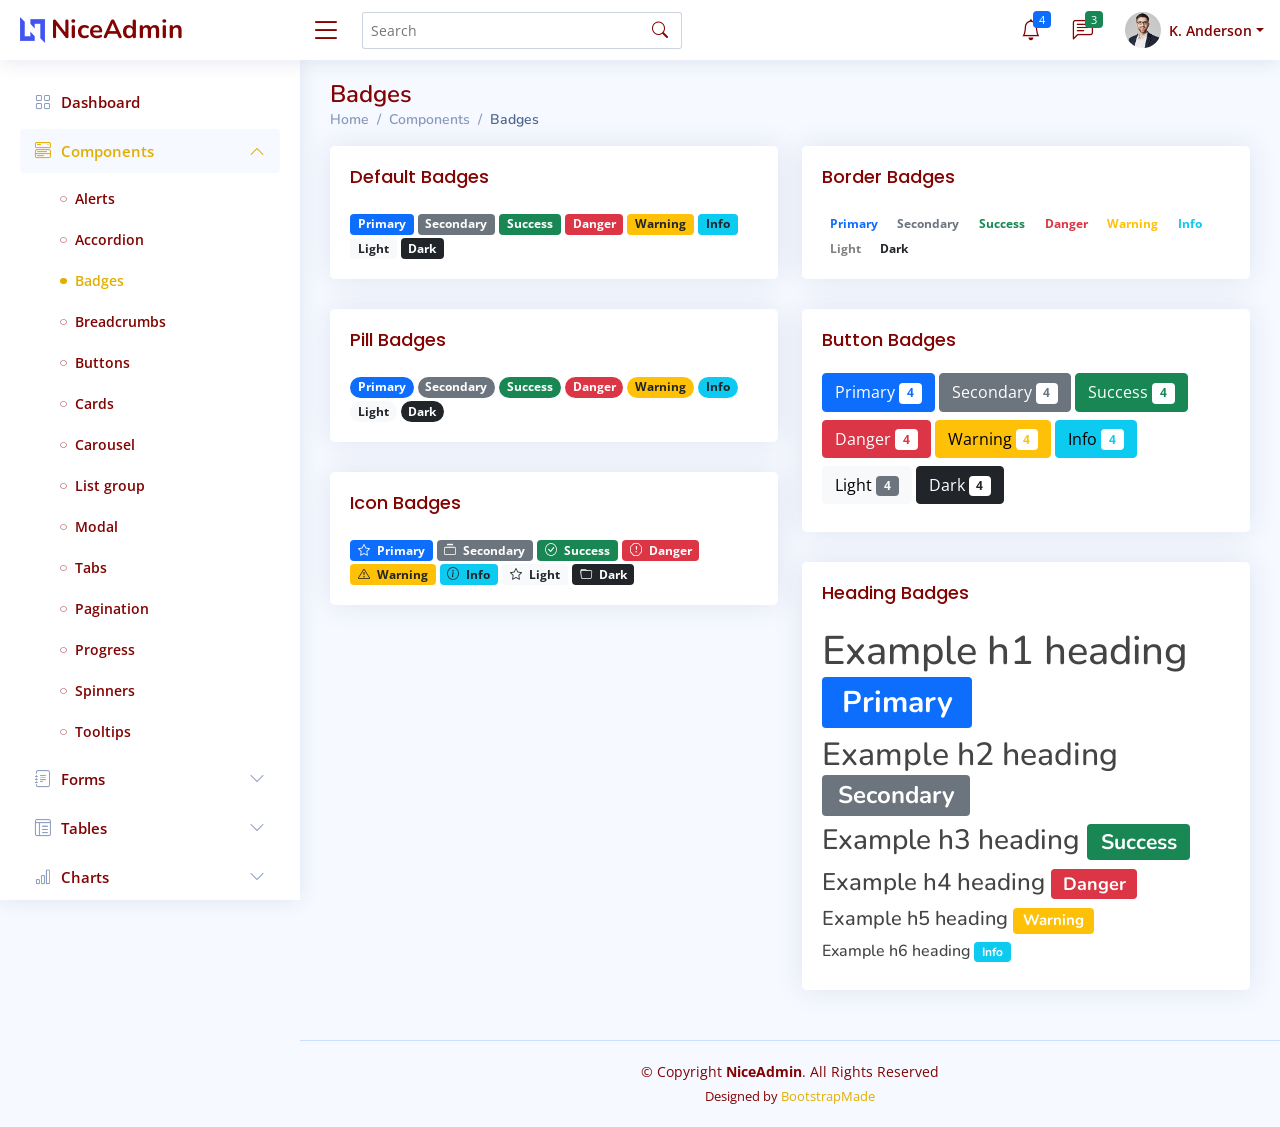
<file: assets/components-badges.html>
<!DOCTYPE html>
<html lang="en">

<head>
  <meta charset="utf-8">
  <meta content="width=device-width, initial-scale=1.0" name="viewport">

  <title>Components / Badges - NiceAdmin Bootstrap Template</title>
  <meta content="" name="description">
  <meta content="" name="keywords">

  <!-- Favicons -->
  <link href="assets/img/favicon.png" rel="icon">
  <link href="assets/img/apple-touch-icon.png" rel="apple-touch-icon">

  <!-- Google Fonts -->
  <link href="https://fonts.gstatic.com" rel="preconnect">
  <link href="https://fonts.googleapis.com/css?family=Open+Sans:300,300i,400,400i,600,600i,700,700i|Nunito:300,300i,400,400i,600,600i,700,700i|Poppins:300,300i,400,400i,500,500i,600,600i,700,700i" rel="stylesheet">

  <!-- Vendor CSS Files -->
  <link href="assets/vendor/bootstrap/css/bootstrap.min.css" rel="stylesheet">
  <link href="assets/vendor/bootstrap-icons/bootstrap-icons.css" rel="stylesheet">
  <link href="assets/vendor/remixicon/remixicon.css" rel="stylesheet">
  <link href="assets/vendor/boxicons/css/boxicons.min.css" rel="stylesheet">
  <link href="assets/vendor/quill/quill.snow.css" rel="stylesheet">
  <link href="assets/vendor/quill/quill.bubble.css" rel="stylesheet">
  <link href="assets/vendor/simple-datatables/style.css" rel="stylesheet">

  <!-- Template Main CSS File -->
  <link href="assets/css/style.css" rel="stylesheet">

  <!-- =======================================================
  * Template Name: NiceAdmin - v2.1.0
  * Template URL: https://bootstrapmade.com/nice-admin-bootstrap-admin-html-template/
  * Author: BootstrapMade.com
  * License: https://bootstrapmade.com/license/
  ======================================================== -->
</head>

<body>

  <!-- ======= Header ======= -->
  <header id="header" class="header fixed-top d-flex align-items-center">

    <div class="d-flex align-items-center justify-content-between">
      <a href="index.html" class="logo d-flex align-items-center">
        <img src="assets/img/logo.png" alt="">
        <span class="d-none d-lg-block">NiceAdmin</span>
      </a>
      <i class="bi bi-list toggle-sidebar-btn"></i>
    </div><!-- End Logo -->

    <div class="search-bar">
      <form class="search-form d-flex align-items-center" method="POST" action="#">
        <input type="text" name="query" placeholder="Search" title="Enter search keyword">
        <button type="submit" title="Search"><i class="bi bi-search"></i></button>
      </form>
    </div><!-- End Search Bar -->

    <nav class="header-nav ms-auto">
      <ul class="d-flex align-items-center">

        <li class="nav-item d-block d-lg-none">
          <a class="nav-link nav-icon search-bar-toggle " href="#">
            <i class="bi bi-search"></i>
          </a>
        </li><!-- End Search Icon-->

        <li class="nav-item dropdown">

          <a class="nav-link nav-icon" href="#" data-bs-toggle="dropdown">
            <i class="bi bi-bell"></i>
            <span class="badge bg-primary badge-number">4</span>
          </a><!-- End Notification Icon -->

          <ul class="dropdown-menu dropdown-menu-end dropdown-menu-arrow notifications">
            <li class="dropdown-header">
              You have 4 new notifications
              <a href="#"><span class="badge rounded-pill bg-primary p-2 ms-2">View all</span></a>
            </li>
            <li>
              <hr class="dropdown-divider">
            </li>

            <li class="notification-item">
              <i class="bi bi-exclamation-circle text-warning"></i>
              <div>
                <h4>Lorem Ipsum</h4>
                <p>Quae dolorem earum veritatis oditseno</p>
                <p>30 min. ago</p>
              </div>
            </li>

            <li>
              <hr class="dropdown-divider">
            </li>

            <li class="notification-item">
              <i class="bi bi-x-circle text-danger"></i>
              <div>
                <h4>Atque rerum nesciunt</h4>
                <p>Quae dolorem earum veritatis oditseno</p>
                <p>1 hr. ago</p>
              </div>
            </li>

            <li>
              <hr class="dropdown-divider">
            </li>

            <li class="notification-item">
              <i class="bi bi-check-circle text-success"></i>
              <div>
                <h4>Sit rerum fuga</h4>
                <p>Quae dolorem earum veritatis oditseno</p>
                <p>2 hrs. ago</p>
              </div>
            </li>

            <li>
              <hr class="dropdown-divider">
            </li>

            <li class="notification-item">
              <i class="bi bi-info-circle text-primary"></i>
              <div>
                <h4>Dicta reprehenderit</h4>
                <p>Quae dolorem earum veritatis oditseno</p>
                <p>4 hrs. ago</p>
              </div>
            </li>

            <li>
              <hr class="dropdown-divider">
            </li>
            <li class="dropdown-footer">
              <a href="#">Show all notifications</a>
            </li>

          </ul><!-- End Notification Dropdown Items -->

        </li><!-- End Notification Nav -->

        <li class="nav-item dropdown">

          <a class="nav-link nav-icon" href="#" data-bs-toggle="dropdown">
            <i class="bi bi-chat-left-text"></i>
            <span class="badge bg-success badge-number">3</span>
          </a><!-- End Messages Icon -->

          <ul class="dropdown-menu dropdown-menu-end dropdown-menu-arrow messages">
            <li class="dropdown-header">
              You have 3 new messages
              <a href="#"><span class="badge rounded-pill bg-primary p-2 ms-2">View all</span></a>
            </li>
            <li>
              <hr class="dropdown-divider">
            </li>

            <li class="message-item">
              <a href="#">
                <img src="assets/img/messages-1.jpg" alt="" class="rounded-circle">
                <div>
                  <h4>Maria Hudson</h4>
                  <p>Velit asperiores et ducimus soluta repudiandae labore officia est ut...</p>
                  <p>4 hrs. ago</p>
                </div>
              </a>
            </li>
            <li>
              <hr class="dropdown-divider">
            </li>

            <li class="message-item">
              <a href="#">
                <img src="assets/img/messages-2.jpg" alt="" class="rounded-circle">
                <div>
                  <h4>Anna Nelson</h4>
                  <p>Velit asperiores et ducimus soluta repudiandae labore officia est ut...</p>
                  <p>6 hrs. ago</p>
                </div>
              </a>
            </li>
            <li>
              <hr class="dropdown-divider">
            </li>

            <li class="message-item">
              <a href="#">
                <img src="assets/img/messages-3.jpg" alt="" class="rounded-circle">
                <div>
                  <h4>David Muldon</h4>
                  <p>Velit asperiores et ducimus soluta repudiandae labore officia est ut...</p>
                  <p>8 hrs. ago</p>
                </div>
              </a>
            </li>
            <li>
              <hr class="dropdown-divider">
            </li>

            <li class="dropdown-footer">
              <a href="#">Show all messages</a>
            </li>

          </ul><!-- End Messages Dropdown Items -->

        </li><!-- End Messages Nav -->

        <li class="nav-item dropdown pe-3">

          <a class="nav-link nav-profile d-flex align-items-center pe-0" href="#" data-bs-toggle="dropdown">
            <img src="assets/img/profile-img.jpg" alt="Profile" class="rounded-circle">
            <span class="d-none d-md-block dropdown-toggle ps-2">K. Anderson</span>
          </a><!-- End Profile Iamge Icon -->

          <ul class="dropdown-menu dropdown-menu-end dropdown-menu-arrow profile">
            <li class="dropdown-header">
              <h6>Kevin Anderson</h6>
              <span>Web Designer</span>
            </li>
            <li>
              <hr class="dropdown-divider">
            </li>

            <li>
              <a class="dropdown-item d-flex align-items-center" href="users-profile.html">
                <i class="bi bi-person"></i>
                <span>My Profile</span>
              </a>
            </li>
            <li>
              <hr class="dropdown-divider">
            </li>

            <li>
              <a class="dropdown-item d-flex align-items-center" href="users-profile.html">
                <i class="bi bi-gear"></i>
                <span>Account Settings</span>
              </a>
            </li>
            <li>
              <hr class="dropdown-divider">
            </li>

            <li>
              <a class="dropdown-item d-flex align-items-center" href="pages-faq.html">
                <i class="bi bi-question-circle"></i>
                <span>Need Help?</span>
              </a>
            </li>
            <li>
              <hr class="dropdown-divider">
            </li>

            <li>
              <a class="dropdown-item d-flex align-items-center" href="#">
                <i class="bi bi-box-arrow-right"></i>
                <span>Sign Out</span>
              </a>
            </li>

          </ul><!-- End Profile Dropdown Items -->
        </li><!-- End Profile Nav -->

      </ul>
    </nav><!-- End Icons Navigation -->

  </header><!-- End Header -->

  <!-- ======= Sidebar ======= -->
  <aside id="sidebar" class="sidebar">

    <ul class="sidebar-nav" id="sidebar-nav">

      <li class="nav-item">
        <a class="nav-link collapsed" href="index.html">
          <i class="bi bi-grid"></i>
          <span>Dashboard</span>
        </a>
      </li><!-- End Dashboard Nav -->

      <li class="nav-item">
        <a class="nav-link " data-bs-target="#components-nav" data-bs-toggle="collapse" href="#">
          <i class="bi bi-menu-button-wide"></i><span>Components</span><i class="bi bi-chevron-down ms-auto"></i>
        </a>
        <ul id="components-nav" class="nav-content collapse show" data-bs-parent="#sidebar-nav">
          <li>
            <a href="components-alerts.html">
              <i class="bi bi-circle"></i><span>Alerts</span>
            </a>
          </li>
          <li>
            <a href="components-accordion.html">
              <i class="bi bi-circle"></i><span>Accordion</span>
            </a>
          </li>
          <li>
            <a href="components-badges.html" class="active">
              <i class="bi bi-circle"></i><span>Badges</span>
            </a>
          </li>
          <li>
            <a href="components-breadcrumbs.html">
              <i class="bi bi-circle"></i><span>Breadcrumbs</span>
            </a>
          </li>
          <li>
            <a href="components-buttons.html">
              <i class="bi bi-circle"></i><span>Buttons</span>
            </a>
          </li>
          <li>
            <a href="components-cards.html">
              <i class="bi bi-circle"></i><span>Cards</span>
            </a>
          </li>
          <li>
            <a href="components-carousel.html">
              <i class="bi bi-circle"></i><span>Carousel</span>
            </a>
          </li>
          <li>
            <a href="components-list-group.html">
              <i class="bi bi-circle"></i><span>List group</span>
            </a>
          </li>
          <li>
            <a href="components-modal.html">
              <i class="bi bi-circle"></i><span>Modal</span>
            </a>
          </li>
          <li>
            <a href="components-tabs.html">
              <i class="bi bi-circle"></i><span>Tabs</span>
            </a>
          </li>
          <li>
            <a href="components-pagination.html">
              <i class="bi bi-circle"></i><span>Pagination</span>
            </a>
          </li>
          <li>
            <a href="components-progress.html">
              <i class="bi bi-circle"></i><span>Progress</span>
            </a>
          </li>
          <li>
            <a href="components-spinners.html">
              <i class="bi bi-circle"></i><span>Spinners</span>
            </a>
          </li>
          <li>
            <a href="components-tooltips.html">
              <i class="bi bi-circle"></i><span>Tooltips</span>
            </a>
          </li>
        </ul>
      </li><!-- End Components Nav -->

      <li class="nav-item">
        <a class="nav-link collapsed" data-bs-target="#forms-nav" data-bs-toggle="collapse" href="#">
          <i class="bi bi-journal-text"></i><span>Forms</span><i class="bi bi-chevron-down ms-auto"></i>
        </a>
        <ul id="forms-nav" class="nav-content collapse " data-bs-parent="#sidebar-nav">
          <li>
            <a href="forms-elements.html">
              <i class="bi bi-circle"></i><span>Form Elements</span>
            </a>
          </li>
          <li>
            <a href="forms-layouts.html">
              <i class="bi bi-circle"></i><span>Form Layouts</span>
            </a>
          </li>
          <li>
            <a href="forms-editors.html">
              <i class="bi bi-circle"></i><span>Form Editors</span>
            </a>
          </li>
          <li>
            <a href="forms-validation.html">
              <i class="bi bi-circle"></i><span>Form Validation</span>
            </a>
          </li>
        </ul>
      </li><!-- End Forms Nav -->

      <li class="nav-item">
        <a class="nav-link collapsed" data-bs-target="#tables-nav" data-bs-toggle="collapse" href="#">
          <i class="bi bi-layout-text-window-reverse"></i><span>Tables</span><i class="bi bi-chevron-down ms-auto"></i>
        </a>
        <ul id="tables-nav" class="nav-content collapse " data-bs-parent="#sidebar-nav">
          <li>
            <a href="tables-general.html">
              <i class="bi bi-circle"></i><span>General Tables</span>
            </a>
          </li>
          <li>
            <a href="tables-data.html">
              <i class="bi bi-circle"></i><span>Data Tables</span>
            </a>
          </li>
        </ul>
      </li><!-- End Tables Nav -->

      <li class="nav-item">
        <a class="nav-link collapsed" data-bs-target="#charts-nav" data-bs-toggle="collapse" href="#">
          <i class="bi bi-bar-chart"></i><span>Charts</span><i class="bi bi-chevron-down ms-auto"></i>
        </a>
        <ul id="charts-nav" class="nav-content collapse " data-bs-parent="#sidebar-nav">
          <li>
            <a href="charts-chartjs.html">
              <i class="bi bi-circle"></i><span>Chart.js</span>
            </a>
          </li>
          <li>
            <a href="charts-apexcharts.html">
              <i class="bi bi-circle"></i><span>ApexCharts</span>
            </a>
          </li>
          <li>
            <a href="charts-echarts.html">
              <i class="bi bi-circle"></i><span>ECharts</span>
            </a>
          </li>
        </ul>
      </li><!-- End Charts Nav -->

      <li class="nav-item">
        <a class="nav-link collapsed" data-bs-target="#icons-nav" data-bs-toggle="collapse" href="#">
          <i class="bi bi-gem"></i><span>Icons</span><i class="bi bi-chevron-down ms-auto"></i>
        </a>
        <ul id="icons-nav" class="nav-content collapse " data-bs-parent="#sidebar-nav">
          <li>
            <a href="icons-bootstrap.html">
              <i class="bi bi-circle"></i><span>Bootstrap Icons</span>
            </a>
          </li>
          <li>
            <a href="icons-remix.html">
              <i class="bi bi-circle"></i><span>Remix Icons</span>
            </a>
          </li>
          <li>
            <a href="icons-boxicons.html">
              <i class="bi bi-circle"></i><span>Boxicons</span>
            </a>
          </li>
        </ul>
      </li><!-- End Icons Nav -->

      <li class="nav-heading">Pages</li>

      <li class="nav-item">
        <a class="nav-link collapsed" href="users-profile.html">
          <i class="bi bi-person"></i>
          <span>Profile</span>
        </a>
      </li><!-- End Profile Page Nav -->

      <li class="nav-item">
        <a class="nav-link collapsed" href="pages-faq.html">
          <i class="bi bi-question-circle"></i>
          <span>F.A.Q</span>
        </a>
      </li><!-- End F.A.Q Page Nav -->

      <li class="nav-item">
        <a class="nav-link collapsed" href="pages-contact.html">
          <i class="bi bi-envelope"></i>
          <span>Contact</span>
        </a>
      </li><!-- End Contact Page Nav -->

      <li class="nav-item">
        <a class="nav-link collapsed" href="pages-register.html">
          <i class="bi bi-card-list"></i>
          <span>Register</span>
        </a>
      </li><!-- End Register Page Nav -->

      <li class="nav-item">
        <a class="nav-link collapsed" href="pages-login.html">
          <i class="bi bi-box-arrow-in-right"></i>
          <span>Login</span>
        </a>
      </li><!-- End Login Page Nav -->

      <li class="nav-item">
        <a class="nav-link collapsed" href="pages-error-404.html">
          <i class="bi bi-dash-circle"></i>
          <span>Error 404</span>
        </a>
      </li><!-- End Error 404 Page Nav -->

      <li class="nav-item">
        <a class="nav-link collapsed" href="pages-blank.html">
          <i class="bi bi-file-earmark"></i>
          <span>Blank</span>
        </a>
      </li><!-- End Blank Page Nav -->

    </ul>

  </aside><!-- End Sidebar-->

  <main id="main" class="main">

    <div class="pagetitle">
      <h1>Badges</h1>
      <nav>
        <ol class="breadcrumb">
          <li class="breadcrumb-item"><a href="index.html">Home</a></li>
          <li class="breadcrumb-item">Components</li>
          <li class="breadcrumb-item active">Badges</li>
        </ol>
      </nav>
    </div><!-- End Page Title -->

    <section class="section">
      <div class="row">

        <div class="col-lg-6">

          <div class="card">
            <div class="card-body">
              <h5 class="card-title">Default Badges</h5>

              <span class="badge bg-primary">Primary</span>
              <span class="badge bg-secondary">Secondary</span>
              <span class="badge bg-success">Success</span>
              <span class="badge bg-danger">Danger</span>
              <span class="badge bg-warning text-dark">Warning</span>
              <span class="badge bg-info text-dark">Info</span>
              <span class="badge bg-light text-dark">Light</span>
              <span class="badge bg-dark">Dark</span>
            </div>
          </div><!-- End Default Badges -->

          <div class="card">
            <div class="card-body">
              <h5 class="card-title">Pill Badges</h5>
              <span class="badge rounded-pill bg-primary">Primary</span>
              <span class="badge rounded-pill bg-secondary">Secondary</span>
              <span class="badge rounded-pill bg-success">Success</span>
              <span class="badge rounded-pill bg-danger">Danger</span>
              <span class="badge rounded-pill bg-warning text-dark">Warning</span>
              <span class="badge rounded-pill bg-info text-dark">Info</span>
              <span class="badge rounded-pill bg-light text-dark">Light</span>
              <span class="badge rounded-pill bg-dark">Dark</span>
            </div>
          </div><!-- End Pill Badges -->

          <div class="card">
            <div class="card-body">
              <h5 class="card-title">Icon Badges</h5>
              <span class="badge bg-primary"><i class="bi bi-star me-1"></i> Primary</span>
              <span class="badge bg-secondary"><i class="bi bi-collection me-1"></i> Secondary</span>
              <span class="badge bg-success"><i class="bi bi-check-circle me-1"></i> Success</span>
              <span class="badge bg-danger"><i class="bi bi-exclamation-octagon me-1"></i> Danger</span>
              <span class="badge bg-warning text-dark"><i class="bi bi-exclamation-triangle me-1"></i> Warning</span>
              <span class="badge bg-info text-dark"><i class="bi bi-info-circle me-1"></i> Info</span>
              <span class="badge bg-light text-dark"><i class="bi bi-star me-1"></i> Light</span>
              <span class="badge bg-dark"><i class="bi bi-folder me-1"></i> Dark</span>
            </div>
          </div><!-- End Icon Badges -->

        </div>

        <div class="col-lg-6">

          <div class="card">
            <div class="card-body">
              <h5 class="card-title">Border Badges</h5>
              <span class="badge border-primary border-1 text-primary">Primary</span>
              <span class="badge border-secondary border-1 text-secondary">Secondary</span>
              <span class="badge border-success border-1 text-success">Success</span>
              <span class="badge border-danger border-1 text-danger">Danger</span>
              <span class="badge border-warning border-1 text-warning">Warning</span>
              <span class="badge border-info border-1 text-info">Info</span>
              <span class="badge border-light border-1 text-black-50">Light</span>
              <span class="badge border-dark border-1 text-dark">Dark</span>
            </div>
          </div><!-- End Border Badges -->

          <div class="card">
            <div class="card-body">
              <h5 class="card-title">Button Badges</h5>

              <button type="button" class="btn btn-primary mb-2">
                Primary <span class="badge bg-white text-primary">4</span>
              </button>
              <button type="button" class="btn btn-secondary mb-2">
                Secondary <span class="badge bg-white text-secondary">4</span>
              </button>
              <button type="button" class="btn btn-success mb-2">
                Success <span class="badge bg-white text-success">4</span>
              </button>
              <button type="button" class="btn btn-danger mb-2">
                Danger <span class="badge bg-white text-danger">4</span>
              </button>
              <button type="button" class="btn btn-warning mb-2">
                Warning <span class="badge bg-white text-warning">4</span>
              </button>
              <button type="button" class="btn btn-info mb-2">
                Info <span class="badge bg-white text-info">4</span>
              </button>
              <button type="button" class="btn btn-light mb-2">
                Light <span class="badge bg-secondary text-light">4</span>
              </button>
              <button type="button" class="btn btn-dark mb-2">
                Dark <span class="badge bg-white text-dark">4</span>
              </button>
            </div>
          </div><!-- End Button Badges -->

          <div class="card">
            <div class="card-body">
              <h5 class="card-title">Heading Badges</h5>

              <h1>Example h1 heading <span class="badge bg-primary">Primary</span></h1>
              <h2>Example h2 heading <span class="badge bg-secondary">Secondary</span></h2>
              <h3>Example h3 heading <span class="badge bg-success">Success</span></h3>
              <h4>Example h4 heading <span class="badge bg-danger">Danger</span></h4>
              <h5>Example h5 heading <span class="badge bg-warning">Warning</span></h5>
              <h6>Example h6 heading <span class="badge bg-info">Info</span></h6>
            </div>
          </div><!-- End Heading Badges -->

        </div>

      </div>
    </section>

  </main><!-- End #main -->

  <!-- ======= Footer ======= -->
  <footer id="footer" class="footer">
    <div class="copyright">
      &copy; Copyright <strong><span>NiceAdmin</span></strong>. All Rights Reserved
    </div>
    <div class="credits">
      <!-- All the links in the footer should remain intact. -->
      <!-- You can delete the links only if you purchased the pro version. -->
      <!-- Licensing information: https://bootstrapmade.com/license/ -->
      <!-- Purchase the pro version with working PHP/AJAX contact form: https://bootstrapmade.com/nice-admin-bootstrap-admin-html-template/ -->
      Designed by <a href="https://bootstrapmade.com/">BootstrapMade</a>
    </div>
  </footer><!-- End Footer -->

  <a href="#" class="back-to-top d-flex align-items-center justify-content-center"><i class="bi bi-arrow-up-short"></i></a>

  <!-- Vendor JS Files -->
  <script src="assets/vendor/bootstrap/js/bootstrap.bundle.js"></script>
  <script src="assets/vendor/php-email-form/validate.js"></script>
  <script src="assets/vendor/quill/quill.min.js"></script>
  <script src="assets/vendor/tinymce/tinymce.min.js"></script>
  <script src="assets/vendor/simple-datatables/simple-datatables.js"></script>
  <script src="assets/vendor/chart.js/chart.min.js"></script>
  <script src="assets/vendor/apexcharts/apexcharts.min.js"></script>
  <script src="assets/vendor/echarts/echarts.min.js"></script>

  <!-- Template Main JS File -->
  <script src="assets/js/main.js"></script>

</body>

</html>
</file>
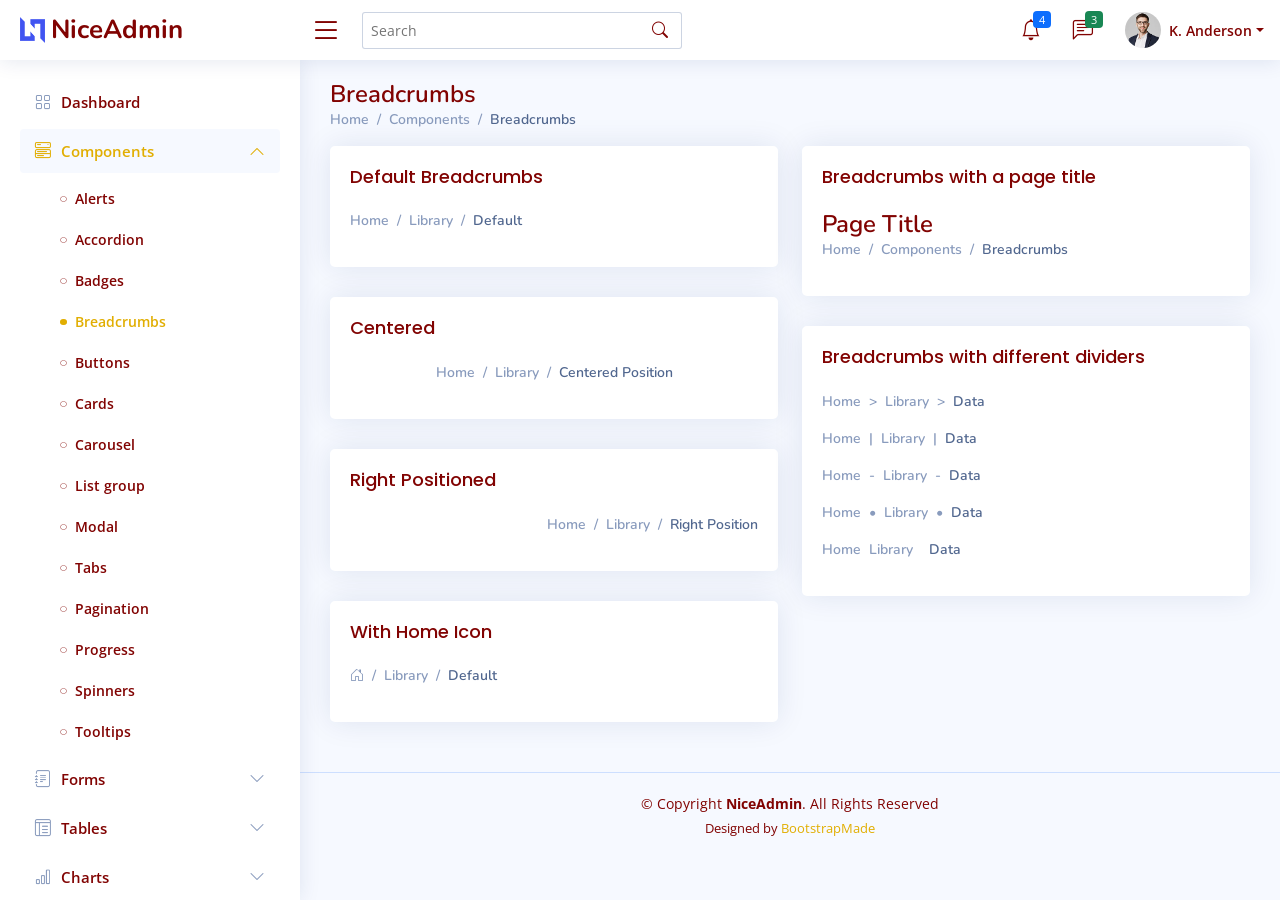
<file: assets/components-breadcrumbs.html>
<!DOCTYPE html>
<html lang="en">

<head>
  <meta charset="utf-8">
  <meta content="width=device-width, initial-scale=1.0" name="viewport">

  <title>Components / Breadcrumbs - NiceAdmin Bootstrap Template</title>
  <meta content="" name="description">
  <meta content="" name="keywords">

  <!-- Favicons -->
  <link href="assets/img/favicon.png" rel="icon">
  <link href="assets/img/apple-touch-icon.png" rel="apple-touch-icon">

  <!-- Google Fonts -->
  <link href="https://fonts.gstatic.com" rel="preconnect">
  <link href="https://fonts.googleapis.com/css?family=Open+Sans:300,300i,400,400i,600,600i,700,700i|Nunito:300,300i,400,400i,600,600i,700,700i|Poppins:300,300i,400,400i,500,500i,600,600i,700,700i" rel="stylesheet">

  <!-- Vendor CSS Files -->
  <link href="assets/vendor/bootstrap/css/bootstrap.min.css" rel="stylesheet">
  <link href="assets/vendor/bootstrap-icons/bootstrap-icons.css" rel="stylesheet">
  <link href="assets/vendor/remixicon/remixicon.css" rel="stylesheet">
  <link href="assets/vendor/boxicons/css/boxicons.min.css" rel="stylesheet">
  <link href="assets/vendor/quill/quill.snow.css" rel="stylesheet">
  <link href="assets/vendor/quill/quill.bubble.css" rel="stylesheet">
  <link href="assets/vendor/simple-datatables/style.css" rel="stylesheet">

  <!-- Template Main CSS File -->
  <link href="assets/css/style.css" rel="stylesheet">

  <!-- =======================================================
  * Template Name: NiceAdmin - v2.1.0
  * Template URL: https://bootstrapmade.com/nice-admin-bootstrap-admin-html-template/
  * Author: BootstrapMade.com
  * License: https://bootstrapmade.com/license/
  ======================================================== -->
</head>

<body>

  <!-- ======= Header ======= -->
  <header id="header" class="header fixed-top d-flex align-items-center">

    <div class="d-flex align-items-center justify-content-between">
      <a href="index.html" class="logo d-flex align-items-center">
        <img src="assets/img/logo.png" alt="">
        <span class="d-none d-lg-block">NiceAdmin</span>
      </a>
      <i class="bi bi-list toggle-sidebar-btn"></i>
    </div><!-- End Logo -->

    <div class="search-bar">
      <form class="search-form d-flex align-items-center" method="POST" action="#">
        <input type="text" name="query" placeholder="Search" title="Enter search keyword">
        <button type="submit" title="Search"><i class="bi bi-search"></i></button>
      </form>
    </div><!-- End Search Bar -->

    <nav class="header-nav ms-auto">
      <ul class="d-flex align-items-center">

        <li class="nav-item d-block d-lg-none">
          <a class="nav-link nav-icon search-bar-toggle " href="#">
            <i class="bi bi-search"></i>
          </a>
        </li><!-- End Search Icon-->

        <li class="nav-item dropdown">

          <a class="nav-link nav-icon" href="#" data-bs-toggle="dropdown">
            <i class="bi bi-bell"></i>
            <span class="badge bg-primary badge-number">4</span>
          </a><!-- End Notification Icon -->

          <ul class="dropdown-menu dropdown-menu-end dropdown-menu-arrow notifications">
            <li class="dropdown-header">
              You have 4 new notifications
              <a href="#"><span class="badge rounded-pill bg-primary p-2 ms-2">View all</span></a>
            </li>
            <li>
              <hr class="dropdown-divider">
            </li>

            <li class="notification-item">
              <i class="bi bi-exclamation-circle text-warning"></i>
              <div>
                <h4>Lorem Ipsum</h4>
                <p>Quae dolorem earum veritatis oditseno</p>
                <p>30 min. ago</p>
              </div>
            </li>

            <li>
              <hr class="dropdown-divider">
            </li>

            <li class="notification-item">
              <i class="bi bi-x-circle text-danger"></i>
              <div>
                <h4>Atque rerum nesciunt</h4>
                <p>Quae dolorem earum veritatis oditseno</p>
                <p>1 hr. ago</p>
              </div>
            </li>

            <li>
              <hr class="dropdown-divider">
            </li>

            <li class="notification-item">
              <i class="bi bi-check-circle text-success"></i>
              <div>
                <h4>Sit rerum fuga</h4>
                <p>Quae dolorem earum veritatis oditseno</p>
                <p>2 hrs. ago</p>
              </div>
            </li>

            <li>
              <hr class="dropdown-divider">
            </li>

            <li class="notification-item">
              <i class="bi bi-info-circle text-primary"></i>
              <div>
                <h4>Dicta reprehenderit</h4>
                <p>Quae dolorem earum veritatis oditseno</p>
                <p>4 hrs. ago</p>
              </div>
            </li>

            <li>
              <hr class="dropdown-divider">
            </li>
            <li class="dropdown-footer">
              <a href="#">Show all notifications</a>
            </li>

          </ul><!-- End Notification Dropdown Items -->

        </li><!-- End Notification Nav -->

        <li class="nav-item dropdown">

          <a class="nav-link nav-icon" href="#" data-bs-toggle="dropdown">
            <i class="bi bi-chat-left-text"></i>
            <span class="badge bg-success badge-number">3</span>
          </a><!-- End Messages Icon -->

          <ul class="dropdown-menu dropdown-menu-end dropdown-menu-arrow messages">
            <li class="dropdown-header">
              You have 3 new messages
              <a href="#"><span class="badge rounded-pill bg-primary p-2 ms-2">View all</span></a>
            </li>
            <li>
              <hr class="dropdown-divider">
            </li>

            <li class="message-item">
              <a href="#">
                <img src="assets/img/messages-1.jpg" alt="" class="rounded-circle">
                <div>
                  <h4>Maria Hudson</h4>
                  <p>Velit asperiores et ducimus soluta repudiandae labore officia est ut...</p>
                  <p>4 hrs. ago</p>
                </div>
              </a>
            </li>
            <li>
              <hr class="dropdown-divider">
            </li>

            <li class="message-item">
              <a href="#">
                <img src="assets/img/messages-2.jpg" alt="" class="rounded-circle">
                <div>
                  <h4>Anna Nelson</h4>
                  <p>Velit asperiores et ducimus soluta repudiandae labore officia est ut...</p>
                  <p>6 hrs. ago</p>
                </div>
              </a>
            </li>
            <li>
              <hr class="dropdown-divider">
            </li>

            <li class="message-item">
              <a href="#">
                <img src="assets/img/messages-3.jpg" alt="" class="rounded-circle">
                <div>
                  <h4>David Muldon</h4>
                  <p>Velit asperiores et ducimus soluta repudiandae labore officia est ut...</p>
                  <p>8 hrs. ago</p>
                </div>
              </a>
            </li>
            <li>
              <hr class="dropdown-divider">
            </li>

            <li class="dropdown-footer">
              <a href="#">Show all messages</a>
            </li>

          </ul><!-- End Messages Dropdown Items -->

        </li><!-- End Messages Nav -->

        <li class="nav-item dropdown pe-3">

          <a class="nav-link nav-profile d-flex align-items-center pe-0" href="#" data-bs-toggle="dropdown">
            <img src="assets/img/profile-img.jpg" alt="Profile" class="rounded-circle">
            <span class="d-none d-md-block dropdown-toggle ps-2">K. Anderson</span>
          </a><!-- End Profile Iamge Icon -->

          <ul class="dropdown-menu dropdown-menu-end dropdown-menu-arrow profile">
            <li class="dropdown-header">
              <h6>Kevin Anderson</h6>
              <span>Web Designer</span>
            </li>
            <li>
              <hr class="dropdown-divider">
            </li>

            <li>
              <a class="dropdown-item d-flex align-items-center" href="users-profile.html">
                <i class="bi bi-person"></i>
                <span>My Profile</span>
              </a>
            </li>
            <li>
              <hr class="dropdown-divider">
            </li>

            <li>
              <a class="dropdown-item d-flex align-items-center" href="users-profile.html">
                <i class="bi bi-gear"></i>
                <span>Account Settings</span>
              </a>
            </li>
            <li>
              <hr class="dropdown-divider">
            </li>

            <li>
              <a class="dropdown-item d-flex align-items-center" href="pages-faq.html">
                <i class="bi bi-question-circle"></i>
                <span>Need Help?</span>
              </a>
            </li>
            <li>
              <hr class="dropdown-divider">
            </li>

            <li>
              <a class="dropdown-item d-flex align-items-center" href="#">
                <i class="bi bi-box-arrow-right"></i>
                <span>Sign Out</span>
              </a>
            </li>

          </ul><!-- End Profile Dropdown Items -->
        </li><!-- End Profile Nav -->

      </ul>
    </nav><!-- End Icons Navigation -->

  </header><!-- End Header -->

  <!-- ======= Sidebar ======= -->
  <aside id="sidebar" class="sidebar">

    <ul class="sidebar-nav" id="sidebar-nav">

      <li class="nav-item">
        <a class="nav-link collapsed" href="index.html">
          <i class="bi bi-grid"></i>
          <span>Dashboard</span>
        </a>
      </li><!-- End Dashboard Nav -->

      <li class="nav-item">
        <a class="nav-link " data-bs-target="#components-nav" data-bs-toggle="collapse" href="#">
          <i class="bi bi-menu-button-wide"></i><span>Components</span><i class="bi bi-chevron-down ms-auto"></i>
        </a>
        <ul id="components-nav" class="nav-content collapse show" data-bs-parent="#sidebar-nav">
          <li>
            <a href="components-alerts.html">
              <i class="bi bi-circle"></i><span>Alerts</span>
            </a>
          </li>
          <li>
            <a href="components-accordion.html">
              <i class="bi bi-circle"></i><span>Accordion</span>
            </a>
          </li>
          <li>
            <a href="components-badges.html">
              <i class="bi bi-circle"></i><span>Badges</span>
            </a>
          </li>
          <li>
            <a href="components-breadcrumbs.html" class="active">
              <i class="bi bi-circle"></i><span>Breadcrumbs</span>
            </a>
          </li>
          <li>
            <a href="components-buttons.html">
              <i class="bi bi-circle"></i><span>Buttons</span>
            </a>
          </li>
          <li>
            <a href="components-cards.html">
              <i class="bi bi-circle"></i><span>Cards</span>
            </a>
          </li>
          <li>
            <a href="components-carousel.html">
              <i class="bi bi-circle"></i><span>Carousel</span>
            </a>
          </li>
          <li>
            <a href="components-list-group.html">
              <i class="bi bi-circle"></i><span>List group</span>
            </a>
          </li>
          <li>
            <a href="components-modal.html">
              <i class="bi bi-circle"></i><span>Modal</span>
            </a>
          </li>
          <li>
            <a href="components-tabs.html">
              <i class="bi bi-circle"></i><span>Tabs</span>
            </a>
          </li>
          <li>
            <a href="components-pagination.html">
              <i class="bi bi-circle"></i><span>Pagination</span>
            </a>
          </li>
          <li>
            <a href="components-progress.html">
              <i class="bi bi-circle"></i><span>Progress</span>
            </a>
          </li>
          <li>
            <a href="components-spinners.html">
              <i class="bi bi-circle"></i><span>Spinners</span>
            </a>
          </li>
          <li>
            <a href="components-tooltips.html">
              <i class="bi bi-circle"></i><span>Tooltips</span>
            </a>
          </li>
        </ul>
      </li><!-- End Components Nav -->

      <li class="nav-item">
        <a class="nav-link collapsed" data-bs-target="#forms-nav" data-bs-toggle="collapse" href="#">
          <i class="bi bi-journal-text"></i><span>Forms</span><i class="bi bi-chevron-down ms-auto"></i>
        </a>
        <ul id="forms-nav" class="nav-content collapse " data-bs-parent="#sidebar-nav">
          <li>
            <a href="forms-elements.html">
              <i class="bi bi-circle"></i><span>Form Elements</span>
            </a>
          </li>
          <li>
            <a href="forms-layouts.html">
              <i class="bi bi-circle"></i><span>Form Layouts</span>
            </a>
          </li>
          <li>
            <a href="forms-editors.html">
              <i class="bi bi-circle"></i><span>Form Editors</span>
            </a>
          </li>
          <li>
            <a href="forms-validation.html">
              <i class="bi bi-circle"></i><span>Form Validation</span>
            </a>
          </li>
        </ul>
      </li><!-- End Forms Nav -->

      <li class="nav-item">
        <a class="nav-link collapsed" data-bs-target="#tables-nav" data-bs-toggle="collapse" href="#">
          <i class="bi bi-layout-text-window-reverse"></i><span>Tables</span><i class="bi bi-chevron-down ms-auto"></i>
        </a>
        <ul id="tables-nav" class="nav-content collapse " data-bs-parent="#sidebar-nav">
          <li>
            <a href="tables-general.html">
              <i class="bi bi-circle"></i><span>General Tables</span>
            </a>
          </li>
          <li>
            <a href="tables-data.html">
              <i class="bi bi-circle"></i><span>Data Tables</span>
            </a>
          </li>
        </ul>
      </li><!-- End Tables Nav -->

      <li class="nav-item">
        <a class="nav-link collapsed" data-bs-target="#charts-nav" data-bs-toggle="collapse" href="#">
          <i class="bi bi-bar-chart"></i><span>Charts</span><i class="bi bi-chevron-down ms-auto"></i>
        </a>
        <ul id="charts-nav" class="nav-content collapse " data-bs-parent="#sidebar-nav">
          <li>
            <a href="charts-chartjs.html">
              <i class="bi bi-circle"></i><span>Chart.js</span>
            </a>
          </li>
          <li>
            <a href="charts-apexcharts.html">
              <i class="bi bi-circle"></i><span>ApexCharts</span>
            </a>
          </li>
          <li>
            <a href="charts-echarts.html">
              <i class="bi bi-circle"></i><span>ECharts</span>
            </a>
          </li>
        </ul>
      </li><!-- End Charts Nav -->

      <li class="nav-item">
        <a class="nav-link collapsed" data-bs-target="#icons-nav" data-bs-toggle="collapse" href="#">
          <i class="bi bi-gem"></i><span>Icons</span><i class="bi bi-chevron-down ms-auto"></i>
        </a>
        <ul id="icons-nav" class="nav-content collapse " data-bs-parent="#sidebar-nav">
          <li>
            <a href="icons-bootstrap.html">
              <i class="bi bi-circle"></i><span>Bootstrap Icons</span>
            </a>
          </li>
          <li>
            <a href="icons-remix.html">
              <i class="bi bi-circle"></i><span>Remix Icons</span>
            </a>
          </li>
          <li>
            <a href="icons-boxicons.html">
              <i class="bi bi-circle"></i><span>Boxicons</span>
            </a>
          </li>
        </ul>
      </li><!-- End Icons Nav -->

      <li class="nav-heading">Pages</li>

      <li class="nav-item">
        <a class="nav-link collapsed" href="users-profile.html">
          <i class="bi bi-person"></i>
          <span>Profile</span>
        </a>
      </li><!-- End Profile Page Nav -->

      <li class="nav-item">
        <a class="nav-link collapsed" href="pages-faq.html">
          <i class="bi bi-question-circle"></i>
          <span>F.A.Q</span>
        </a>
      </li><!-- End F.A.Q Page Nav -->

      <li class="nav-item">
        <a class="nav-link collapsed" href="pages-contact.html">
          <i class="bi bi-envelope"></i>
          <span>Contact</span>
        </a>
      </li><!-- End Contact Page Nav -->

      <li class="nav-item">
        <a class="nav-link collapsed" href="pages-register.html">
          <i class="bi bi-card-list"></i>
          <span>Register</span>
        </a>
      </li><!-- End Register Page Nav -->

      <li class="nav-item">
        <a class="nav-link collapsed" href="pages-login.html">
          <i class="bi bi-box-arrow-in-right"></i>
          <span>Login</span>
        </a>
      </li><!-- End Login Page Nav -->

      <li class="nav-item">
        <a class="nav-link collapsed" href="pages-error-404.html">
          <i class="bi bi-dash-circle"></i>
          <span>Error 404</span>
        </a>
      </li><!-- End Error 404 Page Nav -->

      <li class="nav-item">
        <a class="nav-link collapsed" href="pages-blank.html">
          <i class="bi bi-file-earmark"></i>
          <span>Blank</span>
        </a>
      </li><!-- End Blank Page Nav -->

    </ul>

  </aside><!-- End Sidebar-->

  <main id="main" class="main">

    <div class="pagetitle">
      <h1>Breadcrumbs</h1>
      <nav>
        <ol class="breadcrumb">
          <li class="breadcrumb-item"><a href="index.html">Home</a></li>
          <li class="breadcrumb-item">Components</li>
          <li class="breadcrumb-item active">Breadcrumbs</li>
        </ol>
      </nav>
    </div><!-- End Page Title -->

    <section class="section">
      <div class="row">
        <div class="col-lg-6">

          <div class="card">
            <div class="card-body">
              <h5 class="card-title">Default Breadcrumbs</h5>

              <nav>
                <ol class="breadcrumb">
                  <li class="breadcrumb-item"><a href="index.html">Home</a></li>
                  <li class="breadcrumb-item"><a href="#">Library</a></li>
                  <li class="breadcrumb-item active">Default</li>
                </ol>
              </nav>
            </div>
          </div>

          <div class="card">
            <div class="card-body">
              <h5 class="card-title">Centered</h5>

              <nav class="d-flex justify-content-center">
                <ol class="breadcrumb">
                  <li class="breadcrumb-item"><a href="index.html">Home</a></li>
                  <li class="breadcrumb-item"><a href="#">Library</a></li>
                  <li class="breadcrumb-item active">Centered Position</li>
                </ol>
              </nav>
            </div>
          </div>

          <div class="card">
            <div class="card-body">
              <h5 class="card-title">Right Positioned</h5>

              <nav class="d-flex justify-content-end">
                <ol class="breadcrumb">
                  <li class="breadcrumb-item"><a href="index.html">Home</a></li>
                  <li class="breadcrumb-item"><a href="#">Library</a></li>
                  <li class="breadcrumb-item active">Right Position</li>
                </ol>
              </nav>
            </div>
          </div>

          <div class="card">
            <div class="card-body">
              <h5 class="card-title">With Home Icon</h5>

              <nav>
                <ol class="breadcrumb">
                  <li class="breadcrumb-item"><a href="index.html"><i class="bi bi-house-door"></i></a></li>
                  <li class="breadcrumb-item"><a href="#">Library</a></li>
                  <li class="breadcrumb-item active">Default</li>
                </ol>
              </nav>
            </div>
          </div>

        </div>

        <div class="col-lg-6">

          <div class="card">
            <div class="card-body">
              <h5 class="card-title">Breadcrumbs with a page title</h5>

              <div class="pagetitle">
                <h1>Page Title</h1>
                <nav>
                  <ol class="breadcrumb">
                    <li class="breadcrumb-item"><a href="index.html">Home</a></li>
                    <li class="breadcrumb-item">Components</li>
                    <li class="breadcrumb-item active">Breadcrumbs</li>
                  </ol>
                </nav>
              </div><!-- End Breadcrumbs with a page title -->

            </div>
          </div>

          <div class="card">
            <div class="card-body">
              <h5 class="card-title">Breadcrumbs with different dividers</h5>

              <nav style="--bs-breadcrumb-divider: '>';">
                <ol class="breadcrumb">
                  <li class="breadcrumb-item"><a href="index.html">Home</a></li>
                  <li class="breadcrumb-item"><a href="#">Library</a></li>
                  <li class="breadcrumb-item active">Data</li>
                </ol>
              </nav>

              <nav style="--bs-breadcrumb-divider: '|';">
                <ol class="breadcrumb">
                  <li class="breadcrumb-item"><a href="index.html">Home</a></li>
                  <li class="breadcrumb-item"><a href="#">Library</a></li>
                  <li class="breadcrumb-item active">Data</li>
                </ol>
              </nav>

              <nav style="--bs-breadcrumb-divider: '-';">
                <ol class="breadcrumb">
                  <li class="breadcrumb-item"><a href="index.html">Home</a></li>
                  <li class="breadcrumb-item"><a href="#">Library</a></li>
                  <li class="breadcrumb-item active">Data</li>
                </ol>
              </nav>

              <nav style="--bs-breadcrumb-divider: '•';">
                <ol class="breadcrumb">
                  <li class="breadcrumb-item"><a href="index.html">Home</a></li>
                  <li class="breadcrumb-item"><a href="#">Library</a></li>
                  <li class="breadcrumb-item active">Data</li>
                </ol>
              </nav>

              <nav style="--bs-breadcrumb-divider: '';">
                <ol class="breadcrumb">
                  <li class="breadcrumb-item"><a href="index.html">Home</a></li>
                  <li class="breadcrumb-item"><a href="#">Library</a></li>
                  <li class="breadcrumb-item active">Data</li>
                </ol>
              </nav>

            </div>
          </div>

        </div>
      </div>
    </section>

  </main><!-- End #main -->

  <!-- ======= Footer ======= -->
  <footer id="footer" class="footer">
    <div class="copyright">
      &copy; Copyright <strong><span>NiceAdmin</span></strong>. All Rights Reserved
    </div>
    <div class="credits">
      <!-- All the links in the footer should remain intact. -->
      <!-- You can delete the links only if you purchased the pro version. -->
      <!-- Licensing information: https://bootstrapmade.com/license/ -->
      <!-- Purchase the pro version with working PHP/AJAX contact form: https://bootstrapmade.com/nice-admin-bootstrap-admin-html-template/ -->
      Designed by <a href="https://bootstrapmade.com/">BootstrapMade</a>
    </div>
  </footer><!-- End Footer -->

  <a href="#" class="back-to-top d-flex align-items-center justify-content-center"><i class="bi bi-arrow-up-short"></i></a>

  <!-- Vendor JS Files -->
  <script src="assets/vendor/bootstrap/js/bootstrap.bundle.js"></script>
  <script src="assets/vendor/php-email-form/validate.js"></script>
  <script src="assets/vendor/quill/quill.min.js"></script>
  <script src="assets/vendor/tinymce/tinymce.min.js"></script>
  <script src="assets/vendor/simple-datatables/simple-datatables.js"></script>
  <script src="assets/vendor/chart.js/chart.min.js"></script>
  <script src="assets/vendor/apexcharts/apexcharts.min.js"></script>
  <script src="assets/vendor/echarts/echarts.min.js"></script>

  <!-- Template Main JS File -->
  <script src="assets/js/main.js"></script>

</body>

</html>
</file>
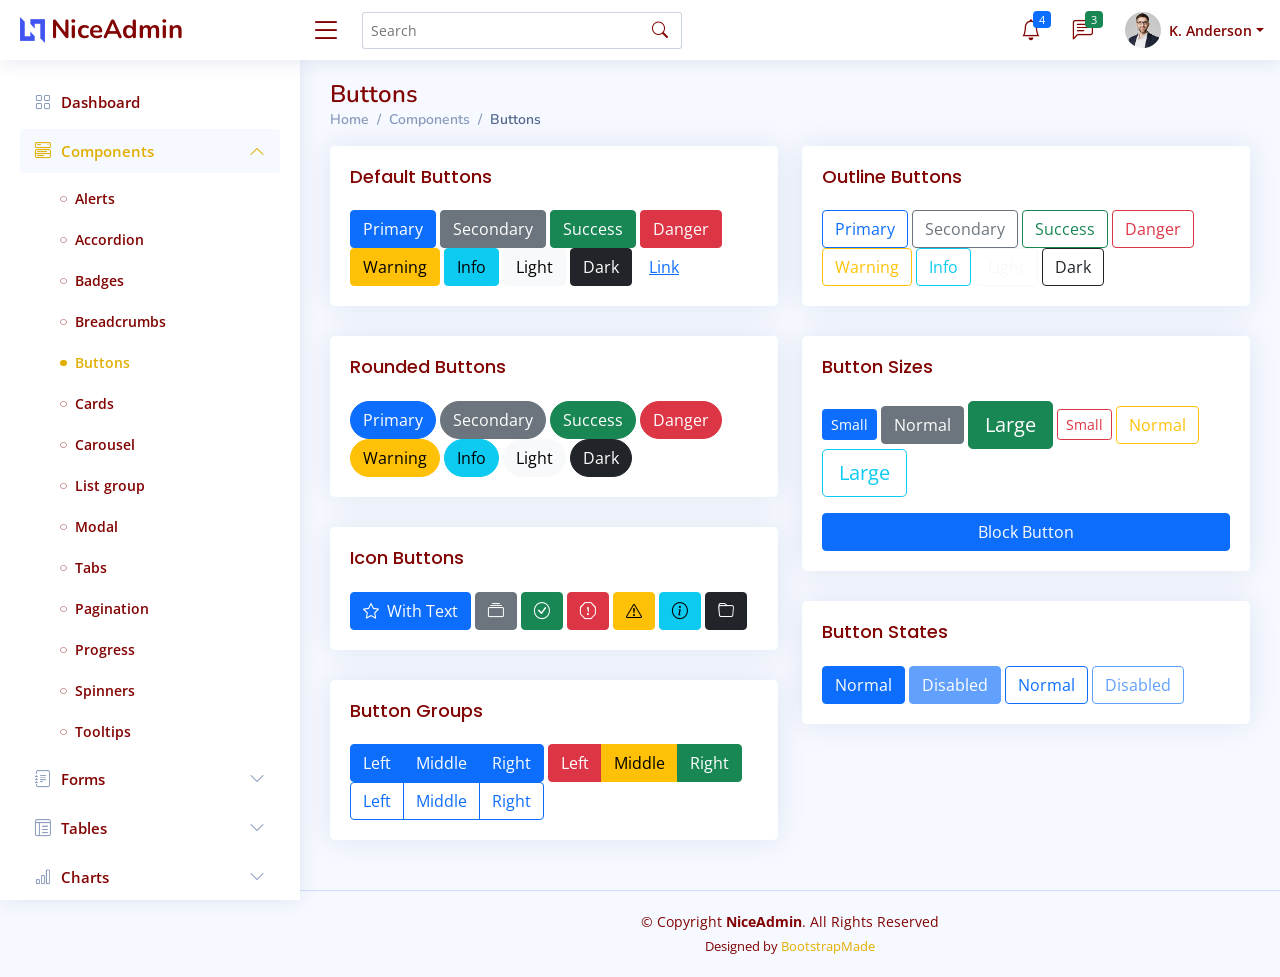
<file: assets/components-buttons.html>
<!DOCTYPE html>
<html lang="en">

<head>
  <meta charset="utf-8">
  <meta content="width=device-width, initial-scale=1.0" name="viewport">

  <title>Components / Buttons - NiceAdmin Bootstrap Template</title>
  <meta content="" name="description">
  <meta content="" name="keywords">

  <!-- Favicons -->
  <link href="assets/img/favicon.png" rel="icon">
  <link href="assets/img/apple-touch-icon.png" rel="apple-touch-icon">

  <!-- Google Fonts -->
  <link href="https://fonts.gstatic.com" rel="preconnect">
  <link href="https://fonts.googleapis.com/css?family=Open+Sans:300,300i,400,400i,600,600i,700,700i|Nunito:300,300i,400,400i,600,600i,700,700i|Poppins:300,300i,400,400i,500,500i,600,600i,700,700i" rel="stylesheet">

  <!-- Vendor CSS Files -->
  <link href="assets/vendor/bootstrap/css/bootstrap.min.css" rel="stylesheet">
  <link href="assets/vendor/bootstrap-icons/bootstrap-icons.css" rel="stylesheet">
  <link href="assets/vendor/remixicon/remixicon.css" rel="stylesheet">
  <link href="assets/vendor/boxicons/css/boxicons.min.css" rel="stylesheet">
  <link href="assets/vendor/quill/quill.snow.css" rel="stylesheet">
  <link href="assets/vendor/quill/quill.bubble.css" rel="stylesheet">
  <link href="assets/vendor/simple-datatables/style.css" rel="stylesheet">

  <!-- Template Main CSS File -->
  <link href="assets/css/style.css" rel="stylesheet">

  <!-- =======================================================
  * Template Name: NiceAdmin - v2.1.0
  * Template URL: https://bootstrapmade.com/nice-admin-bootstrap-admin-html-template/
  * Author: BootstrapMade.com
  * License: https://bootstrapmade.com/license/
  ======================================================== -->
</head>

<body>

  <!-- ======= Header ======= -->
  <header id="header" class="header fixed-top d-flex align-items-center">

    <div class="d-flex align-items-center justify-content-between">
      <a href="index.html" class="logo d-flex align-items-center">
        <img src="assets/img/logo.png" alt="">
        <span class="d-none d-lg-block">NiceAdmin</span>
      </a>
      <i class="bi bi-list toggle-sidebar-btn"></i>
    </div><!-- End Logo -->

    <div class="search-bar">
      <form class="search-form d-flex align-items-center" method="POST" action="#">
        <input type="text" name="query" placeholder="Search" title="Enter search keyword">
        <button type="submit" title="Search"><i class="bi bi-search"></i></button>
      </form>
    </div><!-- End Search Bar -->

    <nav class="header-nav ms-auto">
      <ul class="d-flex align-items-center">

        <li class="nav-item d-block d-lg-none">
          <a class="nav-link nav-icon search-bar-toggle " href="#">
            <i class="bi bi-search"></i>
          </a>
        </li><!-- End Search Icon-->

        <li class="nav-item dropdown">

          <a class="nav-link nav-icon" href="#" data-bs-toggle="dropdown">
            <i class="bi bi-bell"></i>
            <span class="badge bg-primary badge-number">4</span>
          </a><!-- End Notification Icon -->

          <ul class="dropdown-menu dropdown-menu-end dropdown-menu-arrow notifications">
            <li class="dropdown-header">
              You have 4 new notifications
              <a href="#"><span class="badge rounded-pill bg-primary p-2 ms-2">View all</span></a>
            </li>
            <li>
              <hr class="dropdown-divider">
            </li>

            <li class="notification-item">
              <i class="bi bi-exclamation-circle text-warning"></i>
              <div>
                <h4>Lorem Ipsum</h4>
                <p>Quae dolorem earum veritatis oditseno</p>
                <p>30 min. ago</p>
              </div>
            </li>

            <li>
              <hr class="dropdown-divider">
            </li>

            <li class="notification-item">
              <i class="bi bi-x-circle text-danger"></i>
              <div>
                <h4>Atque rerum nesciunt</h4>
                <p>Quae dolorem earum veritatis oditseno</p>
                <p>1 hr. ago</p>
              </div>
            </li>

            <li>
              <hr class="dropdown-divider">
            </li>

            <li class="notification-item">
              <i class="bi bi-check-circle text-success"></i>
              <div>
                <h4>Sit rerum fuga</h4>
                <p>Quae dolorem earum veritatis oditseno</p>
                <p>2 hrs. ago</p>
              </div>
            </li>

            <li>
              <hr class="dropdown-divider">
            </li>

            <li class="notification-item">
              <i class="bi bi-info-circle text-primary"></i>
              <div>
                <h4>Dicta reprehenderit</h4>
                <p>Quae dolorem earum veritatis oditseno</p>
                <p>4 hrs. ago</p>
              </div>
            </li>

            <li>
              <hr class="dropdown-divider">
            </li>
            <li class="dropdown-footer">
              <a href="#">Show all notifications</a>
            </li>

          </ul><!-- End Notification Dropdown Items -->

        </li><!-- End Notification Nav -->

        <li class="nav-item dropdown">

          <a class="nav-link nav-icon" href="#" data-bs-toggle="dropdown">
            <i class="bi bi-chat-left-text"></i>
            <span class="badge bg-success badge-number">3</span>
          </a><!-- End Messages Icon -->

          <ul class="dropdown-menu dropdown-menu-end dropdown-menu-arrow messages">
            <li class="dropdown-header">
              You have 3 new messages
              <a href="#"><span class="badge rounded-pill bg-primary p-2 ms-2">View all</span></a>
            </li>
            <li>
              <hr class="dropdown-divider">
            </li>

            <li class="message-item">
              <a href="#">
                <img src="assets/img/messages-1.jpg" alt="" class="rounded-circle">
                <div>
                  <h4>Maria Hudson</h4>
                  <p>Velit asperiores et ducimus soluta repudiandae labore officia est ut...</p>
                  <p>4 hrs. ago</p>
                </div>
              </a>
            </li>
            <li>
              <hr class="dropdown-divider">
            </li>

            <li class="message-item">
              <a href="#">
                <img src="assets/img/messages-2.jpg" alt="" class="rounded-circle">
                <div>
                  <h4>Anna Nelson</h4>
                  <p>Velit asperiores et ducimus soluta repudiandae labore officia est ut...</p>
                  <p>6 hrs. ago</p>
                </div>
              </a>
            </li>
            <li>
              <hr class="dropdown-divider">
            </li>

            <li class="message-item">
              <a href="#">
                <img src="assets/img/messages-3.jpg" alt="" class="rounded-circle">
                <div>
                  <h4>David Muldon</h4>
                  <p>Velit asperiores et ducimus soluta repudiandae labore officia est ut...</p>
                  <p>8 hrs. ago</p>
                </div>
              </a>
            </li>
            <li>
              <hr class="dropdown-divider">
            </li>

            <li class="dropdown-footer">
              <a href="#">Show all messages</a>
            </li>

          </ul><!-- End Messages Dropdown Items -->

        </li><!-- End Messages Nav -->

        <li class="nav-item dropdown pe-3">

          <a class="nav-link nav-profile d-flex align-items-center pe-0" href="#" data-bs-toggle="dropdown">
            <img src="assets/img/profile-img.jpg" alt="Profile" class="rounded-circle">
            <span class="d-none d-md-block dropdown-toggle ps-2">K. Anderson</span>
          </a><!-- End Profile Iamge Icon -->

          <ul class="dropdown-menu dropdown-menu-end dropdown-menu-arrow profile">
            <li class="dropdown-header">
              <h6>Kevin Anderson</h6>
              <span>Web Designer</span>
            </li>
            <li>
              <hr class="dropdown-divider">
            </li>

            <li>
              <a class="dropdown-item d-flex align-items-center" href="users-profile.html">
                <i class="bi bi-person"></i>
                <span>My Profile</span>
              </a>
            </li>
            <li>
              <hr class="dropdown-divider">
            </li>

            <li>
              <a class="dropdown-item d-flex align-items-center" href="users-profile.html">
                <i class="bi bi-gear"></i>
                <span>Account Settings</span>
              </a>
            </li>
            <li>
              <hr class="dropdown-divider">
            </li>

            <li>
              <a class="dropdown-item d-flex align-items-center" href="pages-faq.html">
                <i class="bi bi-question-circle"></i>
                <span>Need Help?</span>
              </a>
            </li>
            <li>
              <hr class="dropdown-divider">
            </li>

            <li>
              <a class="dropdown-item d-flex align-items-center" href="#">
                <i class="bi bi-box-arrow-right"></i>
                <span>Sign Out</span>
              </a>
            </li>

          </ul><!-- End Profile Dropdown Items -->
        </li><!-- End Profile Nav -->

      </ul>
    </nav><!-- End Icons Navigation -->

  </header><!-- End Header -->

  <!-- ======= Sidebar ======= -->
  <aside id="sidebar" class="sidebar">

    <ul class="sidebar-nav" id="sidebar-nav">

      <li class="nav-item">
        <a class="nav-link collapsed" href="index.html">
          <i class="bi bi-grid"></i>
          <span>Dashboard</span>
        </a>
      </li><!-- End Dashboard Nav -->

      <li class="nav-item">
        <a class="nav-link " data-bs-target="#components-nav" data-bs-toggle="collapse" href="#">
          <i class="bi bi-menu-button-wide"></i><span>Components</span><i class="bi bi-chevron-down ms-auto"></i>
        </a>
        <ul id="components-nav" class="nav-content collapse show" data-bs-parent="#sidebar-nav">
          <li>
            <a href="components-alerts.html">
              <i class="bi bi-circle"></i><span>Alerts</span>
            </a>
          </li>
          <li>
            <a href="components-accordion.html">
              <i class="bi bi-circle"></i><span>Accordion</span>
            </a>
          </li>
          <li>
            <a href="components-badges.html">
              <i class="bi bi-circle"></i><span>Badges</span>
            </a>
          </li>
          <li>
            <a href="components-breadcrumbs.html">
              <i class="bi bi-circle"></i><span>Breadcrumbs</span>
            </a>
          </li>
          <li>
            <a href="components-buttons.html" class="active">
              <i class="bi bi-circle"></i><span>Buttons</span>
            </a>
          </li>
          <li>
            <a href="components-cards.html">
              <i class="bi bi-circle"></i><span>Cards</span>
            </a>
          </li>
          <li>
            <a href="components-carousel.html">
              <i class="bi bi-circle"></i><span>Carousel</span>
            </a>
          </li>
          <li>
            <a href="components-list-group.html">
              <i class="bi bi-circle"></i><span>List group</span>
            </a>
          </li>
          <li>
            <a href="components-modal.html">
              <i class="bi bi-circle"></i><span>Modal</span>
            </a>
          </li>
          <li>
            <a href="components-tabs.html">
              <i class="bi bi-circle"></i><span>Tabs</span>
            </a>
          </li>
          <li>
            <a href="components-pagination.html">
              <i class="bi bi-circle"></i><span>Pagination</span>
            </a>
          </li>
          <li>
            <a href="components-progress.html">
              <i class="bi bi-circle"></i><span>Progress</span>
            </a>
          </li>
          <li>
            <a href="components-spinners.html">
              <i class="bi bi-circle"></i><span>Spinners</span>
            </a>
          </li>
          <li>
            <a href="components-tooltips.html">
              <i class="bi bi-circle"></i><span>Tooltips</span>
            </a>
          </li>
        </ul>
      </li><!-- End Components Nav -->

      <li class="nav-item">
        <a class="nav-link collapsed" data-bs-target="#forms-nav" data-bs-toggle="collapse" href="#">
          <i class="bi bi-journal-text"></i><span>Forms</span><i class="bi bi-chevron-down ms-auto"></i>
        </a>
        <ul id="forms-nav" class="nav-content collapse " data-bs-parent="#sidebar-nav">
          <li>
            <a href="forms-elements.html">
              <i class="bi bi-circle"></i><span>Form Elements</span>
            </a>
          </li>
          <li>
            <a href="forms-layouts.html">
              <i class="bi bi-circle"></i><span>Form Layouts</span>
            </a>
          </li>
          <li>
            <a href="forms-editors.html">
              <i class="bi bi-circle"></i><span>Form Editors</span>
            </a>
          </li>
          <li>
            <a href="forms-validation.html">
              <i class="bi bi-circle"></i><span>Form Validation</span>
            </a>
          </li>
        </ul>
      </li><!-- End Forms Nav -->

      <li class="nav-item">
        <a class="nav-link collapsed" data-bs-target="#tables-nav" data-bs-toggle="collapse" href="#">
          <i class="bi bi-layout-text-window-reverse"></i><span>Tables</span><i class="bi bi-chevron-down ms-auto"></i>
        </a>
        <ul id="tables-nav" class="nav-content collapse " data-bs-parent="#sidebar-nav">
          <li>
            <a href="tables-general.html">
              <i class="bi bi-circle"></i><span>General Tables</span>
            </a>
          </li>
          <li>
            <a href="tables-data.html">
              <i class="bi bi-circle"></i><span>Data Tables</span>
            </a>
          </li>
        </ul>
      </li><!-- End Tables Nav -->

      <li class="nav-item">
        <a class="nav-link collapsed" data-bs-target="#charts-nav" data-bs-toggle="collapse" href="#">
          <i class="bi bi-bar-chart"></i><span>Charts</span><i class="bi bi-chevron-down ms-auto"></i>
        </a>
        <ul id="charts-nav" class="nav-content collapse " data-bs-parent="#sidebar-nav">
          <li>
            <a href="charts-chartjs.html">
              <i class="bi bi-circle"></i><span>Chart.js</span>
            </a>
          </li>
          <li>
            <a href="charts-apexcharts.html">
              <i class="bi bi-circle"></i><span>ApexCharts</span>
            </a>
          </li>
          <li>
            <a href="charts-echarts.html">
              <i class="bi bi-circle"></i><span>ECharts</span>
            </a>
          </li>
        </ul>
      </li><!-- End Charts Nav -->

      <li class="nav-item">
        <a class="nav-link collapsed" data-bs-target="#icons-nav" data-bs-toggle="collapse" href="#">
          <i class="bi bi-gem"></i><span>Icons</span><i class="bi bi-chevron-down ms-auto"></i>
        </a>
        <ul id="icons-nav" class="nav-content collapse " data-bs-parent="#sidebar-nav">
          <li>
            <a href="icons-bootstrap.html">
              <i class="bi bi-circle"></i><span>Bootstrap Icons</span>
            </a>
          </li>
          <li>
            <a href="icons-remix.html">
              <i class="bi bi-circle"></i><span>Remix Icons</span>
            </a>
          </li>
          <li>
            <a href="icons-boxicons.html">
              <i class="bi bi-circle"></i><span>Boxicons</span>
            </a>
          </li>
        </ul>
      </li><!-- End Icons Nav -->

      <li class="nav-heading">Pages</li>

      <li class="nav-item">
        <a class="nav-link collapsed" href="users-profile.html">
          <i class="bi bi-person"></i>
          <span>Profile</span>
        </a>
      </li><!-- End Profile Page Nav -->

      <li class="nav-item">
        <a class="nav-link collapsed" href="pages-faq.html">
          <i class="bi bi-question-circle"></i>
          <span>F.A.Q</span>
        </a>
      </li><!-- End F.A.Q Page Nav -->

      <li class="nav-item">
        <a class="nav-link collapsed" href="pages-contact.html">
          <i class="bi bi-envelope"></i>
          <span>Contact</span>
        </a>
      </li><!-- End Contact Page Nav -->

      <li class="nav-item">
        <a class="nav-link collapsed" href="pages-register.html">
          <i class="bi bi-card-list"></i>
          <span>Register</span>
        </a>
      </li><!-- End Register Page Nav -->

      <li class="nav-item">
        <a class="nav-link collapsed" href="pages-login.html">
          <i class="bi bi-box-arrow-in-right"></i>
          <span>Login</span>
        </a>
      </li><!-- End Login Page Nav -->

      <li class="nav-item">
        <a class="nav-link collapsed" href="pages-error-404.html">
          <i class="bi bi-dash-circle"></i>
          <span>Error 404</span>
        </a>
      </li><!-- End Error 404 Page Nav -->

      <li class="nav-item">
        <a class="nav-link collapsed" href="pages-blank.html">
          <i class="bi bi-file-earmark"></i>
          <span>Blank</span>
        </a>
      </li><!-- End Blank Page Nav -->

    </ul>

  </aside><!-- End Sidebar-->

  <main id="main" class="main">

    <div class="pagetitle">
      <h1>Buttons</h1>
      <nav>
        <ol class="breadcrumb">
          <li class="breadcrumb-item"><a href="index.html">Home</a></li>
          <li class="breadcrumb-item">Components</li>
          <li class="breadcrumb-item active">Buttons</li>
        </ol>
      </nav>
    </div><!-- End Page Title -->

    <section class="section">
      <div class="row">
        <div class="col-lg-6">

          <div class="card">
            <div class="card-body">
              <h5 class="card-title">Default Buttons</h5>

              <button type="button" class="btn btn-primary">Primary</button>
              <button type="button" class="btn btn-secondary">Secondary</button>
              <button type="button" class="btn btn-success">Success</button>
              <button type="button" class="btn btn-danger">Danger</button>
              <button type="button" class="btn btn-warning">Warning</button>
              <button type="button" class="btn btn-info">Info</button>
              <button type="button" class="btn btn-light">Light</button>
              <button type="button" class="btn btn-dark">Dark</button>
              <button type="button" class="btn btn-link">Link</button>
            </div>
          </div>

          <div class="card">
            <div class="card-body">
              <h5 class="card-title">Rounded Buttons</h5>

              <button type="button" class="btn btn-primary rounded-pill">Primary</button>
              <button type="button" class="btn btn-secondary rounded-pill">Secondary</button>
              <button type="button" class="btn btn-success rounded-pill">Success</button>
              <button type="button" class="btn btn-danger rounded-pill">Danger</button>
              <button type="button" class="btn btn-warning rounded-pill">Warning</button>
              <button type="button" class="btn btn-info rounded-pill">Info</button>
              <button type="button" class="btn btn-light rounded-pill">Light</button>
              <button type="button" class="btn btn-dark rounded-pill">Dark</button>
            </div>
          </div>

          <div class="card">
            <div class="card-body">
              <h5 class="card-title">Icon Buttons</h5>

              <button type="button" class="btn btn-primary"><i class="bi bi-star me-1"></i> With Text</button>
              <button type="button" class="btn btn-secondary"><i class="bi bi-collection"></i></button>
              <button type="button" class="btn btn-success"><i class="bi bi-check-circle"></i></button>
              <button type="button" class="btn btn-danger"><i class="bi bi-exclamation-octagon"></i></button>
              <button type="button" class="btn btn-warning"><i class="bi bi-exclamation-triangle"></i></button>
              <button type="button" class="btn btn-info"><i class="bi bi-info-circle"></i></button>
              <button type="button" class="btn btn-dark"><i class="bi bi-folder"></i></button>
            </div>
          </div>

          <div class="card">
            <div class="card-body">
              <h5 class="card-title">Button Groups</h5>

              <div class="btn-group" role="group" aria-label="Basic example">
                <button type="button" class="btn btn-primary">Left</button>
                <button type="button" class="btn btn-primary">Middle</button>
                <button type="button" class="btn btn-primary">Right</button>
              </div>

              <div class="btn-group" role="group" aria-label="Basic mixed styles example">
                <button type="button" class="btn btn-danger">Left</button>
                <button type="button" class="btn btn-warning">Middle</button>
                <button type="button" class="btn btn-success">Right</button>
              </div>

              <div class="btn-group" role="group" aria-label="Basic outlined example">
                <button type="button" class="btn btn-outline-primary">Left</button>
                <button type="button" class="btn btn-outline-primary">Middle</button>
                <button type="button" class="btn btn-outline-primary">Right</button>
              </div>

            </div>
          </div>

        </div>

        <div class="col-lg-6">

          <div class="card">
            <div class="card-body">
              <h5 class="card-title">Outline Buttons</h5>

              <button type="button" class="btn btn-outline-primary">Primary</button>
              <button type="button" class="btn btn-outline-secondary">Secondary</button>
              <button type="button" class="btn btn-outline-success">Success</button>
              <button type="button" class="btn btn-outline-danger">Danger</button>
              <button type="button" class="btn btn-outline-warning">Warning</button>
              <button type="button" class="btn btn-outline-info">Info</button>
              <button type="button" class="btn btn-outline-light">Light</button>
              <button type="button" class="btn btn-outline-dark">Dark</button>
            </div>
          </div>

          <div class="card">
            <div class="card-body">
              <h5 class="card-title">Button Sizes</h5>

              <button type="button" class="btn btn-primary btn-sm">Small</button>
              <button type="button" class="btn btn-secondary">Normal</button>
              <button type="button" class="btn btn-success btn-lg">Large</button>

              <button type="button" class="btn btn-outline-danger btn-sm">Small</button>
              <button type="button" class="btn btn-outline-warning">Normal</button>
              <button type="button" class="btn btn-outline-info btn-lg">Large</button>

              <div class="d-grid gap-2 mt-3">
                <button class="btn btn-primary" type="button">Block Button</button>
              </div>

            </div>
          </div>

          <div class="card">
            <div class="card-body">
              <h5 class="card-title">Button States</h5>

              <button type="button" class="btn btn-primary">Normal</button>
              <button type="button" class="btn btn-primary" disabled>Disabled</button>
              <button type="button" class="btn btn-outline-primary">Normal</button>
              <button type="button" class="btn btn-outline-primary" disabled>Disabled</button>
            </div>
          </div>

        </div>
      </div>
    </section>

  </main><!-- End #main -->

  <!-- ======= Footer ======= -->
  <footer id="footer" class="footer">
    <div class="copyright">
      &copy; Copyright <strong><span>NiceAdmin</span></strong>. All Rights Reserved
    </div>
    <div class="credits">
      <!-- All the links in the footer should remain intact. -->
      <!-- You can delete the links only if you purchased the pro version. -->
      <!-- Licensing information: https://bootstrapmade.com/license/ -->
      <!-- Purchase the pro version with working PHP/AJAX contact form: https://bootstrapmade.com/nice-admin-bootstrap-admin-html-template/ -->
      Designed by <a href="https://bootstrapmade.com/">BootstrapMade</a>
    </div>
  </footer><!-- End Footer -->

  <a href="#" class="back-to-top d-flex align-items-center justify-content-center"><i class="bi bi-arrow-up-short"></i></a>

  <!-- Vendor JS Files -->
  <script src="assets/vendor/bootstrap/js/bootstrap.bundle.js"></script>
  <script src="assets/vendor/php-email-form/validate.js"></script>
  <script src="assets/vendor/quill/quill.min.js"></script>
  <script src="assets/vendor/tinymce/tinymce.min.js"></script>
  <script src="assets/vendor/simple-datatables/simple-datatables.js"></script>
  <script src="assets/vendor/chart.js/chart.min.js"></script>
  <script src="assets/vendor/apexcharts/apexcharts.min.js"></script>
  <script src="assets/vendor/echarts/echarts.min.js"></script>

  <!-- Template Main JS File -->
  <script src="assets/js/main.js"></script>

</body>

</html>
</file>
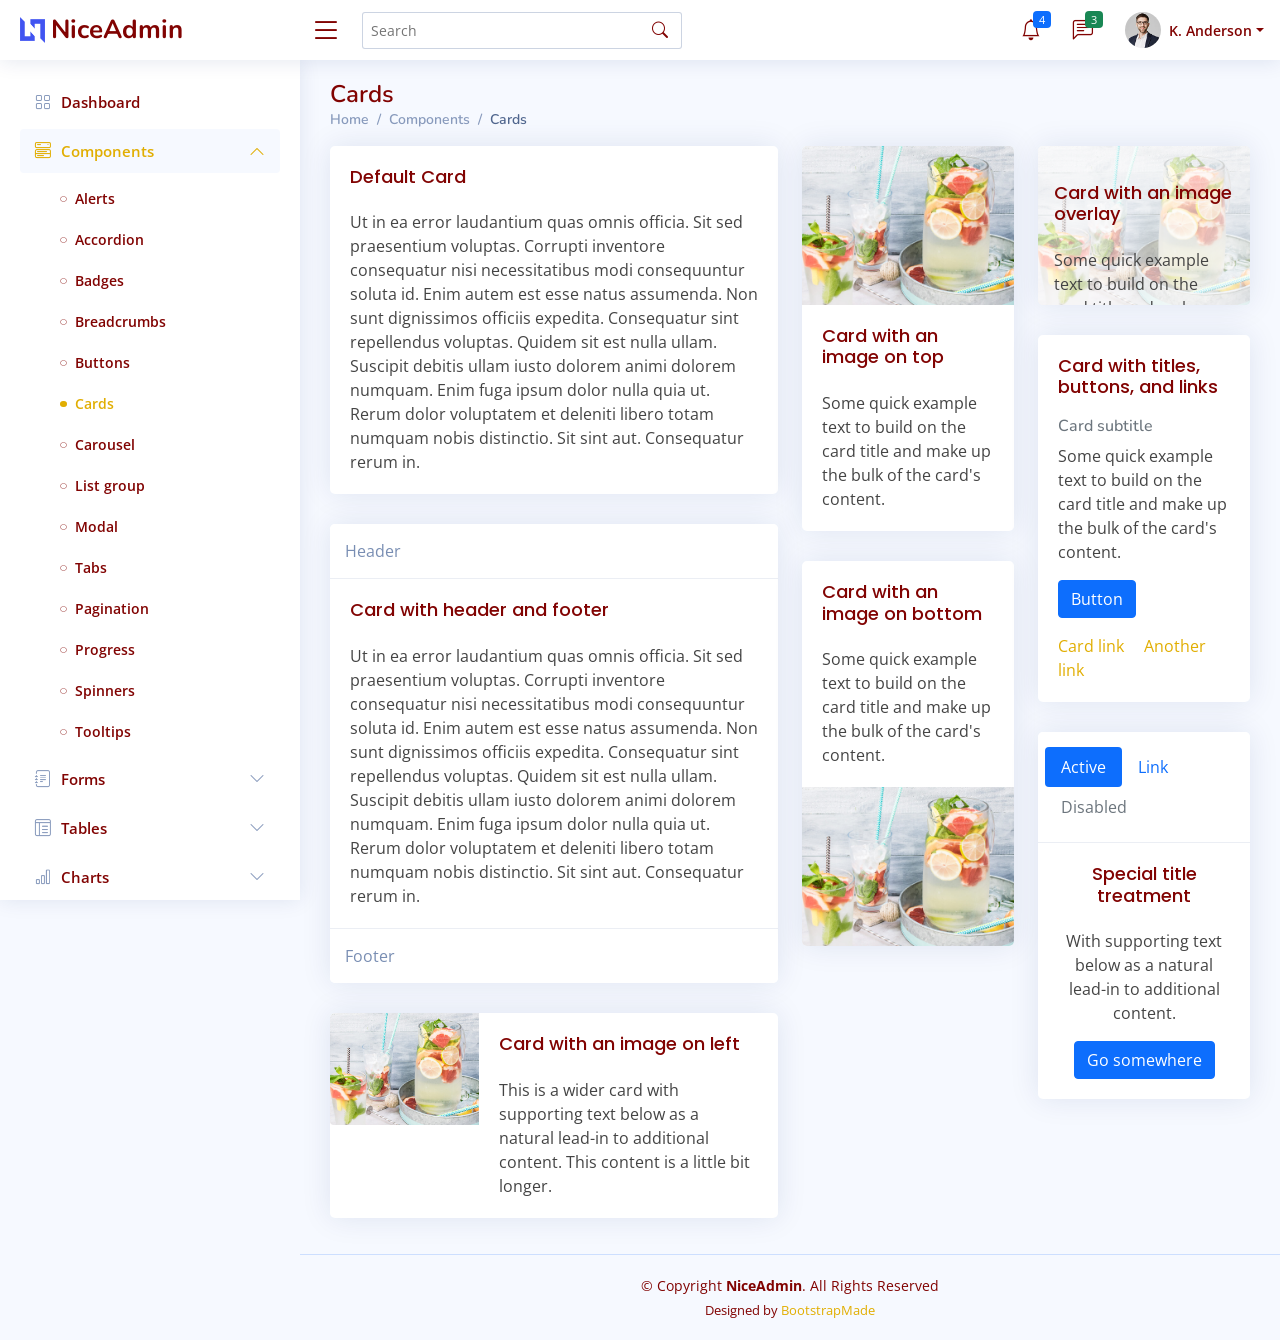
<file: assets/components-cards.html>
<!DOCTYPE html>
<html lang="en">

<head>
  <meta charset="utf-8">
  <meta content="width=device-width, initial-scale=1.0" name="viewport">

  <title>Components / Cards - NiceAdmin Bootstrap Template</title>
  <meta content="" name="description">
  <meta content="" name="keywords">

  <!-- Favicons -->
  <link href="assets/img/favicon.png" rel="icon">
  <link href="assets/img/apple-touch-icon.png" rel="apple-touch-icon">

  <!-- Google Fonts -->
  <link href="https://fonts.gstatic.com" rel="preconnect">
  <link href="https://fonts.googleapis.com/css?family=Open+Sans:300,300i,400,400i,600,600i,700,700i|Nunito:300,300i,400,400i,600,600i,700,700i|Poppins:300,300i,400,400i,500,500i,600,600i,700,700i" rel="stylesheet">

  <!-- Vendor CSS Files -->
  <link href="assets/vendor/bootstrap/css/bootstrap.min.css" rel="stylesheet">
  <link href="assets/vendor/bootstrap-icons/bootstrap-icons.css" rel="stylesheet">
  <link href="assets/vendor/remixicon/remixicon.css" rel="stylesheet">
  <link href="assets/vendor/boxicons/css/boxicons.min.css" rel="stylesheet">
  <link href="assets/vendor/quill/quill.snow.css" rel="stylesheet">
  <link href="assets/vendor/quill/quill.bubble.css" rel="stylesheet">
  <link href="assets/vendor/simple-datatables/style.css" rel="stylesheet">

  <!-- Template Main CSS File -->
  <link href="assets/css/style.css" rel="stylesheet">

  <!-- =======================================================
  * Template Name: NiceAdmin - v2.1.0
  * Template URL: https://bootstrapmade.com/nice-admin-bootstrap-admin-html-template/
  * Author: BootstrapMade.com
  * License: https://bootstrapmade.com/license/
  ======================================================== -->
</head>

<body>

  <!-- ======= Header ======= -->
  <header id="header" class="header fixed-top d-flex align-items-center">

    <div class="d-flex align-items-center justify-content-between">
      <a href="index.html" class="logo d-flex align-items-center">
        <img src="assets/img/logo.png" alt="">
        <span class="d-none d-lg-block">NiceAdmin</span>
      </a>
      <i class="bi bi-list toggle-sidebar-btn"></i>
    </div><!-- End Logo -->

    <div class="search-bar">
      <form class="search-form d-flex align-items-center" method="POST" action="#">
        <input type="text" name="query" placeholder="Search" title="Enter search keyword">
        <button type="submit" title="Search"><i class="bi bi-search"></i></button>
      </form>
    </div><!-- End Search Bar -->

    <nav class="header-nav ms-auto">
      <ul class="d-flex align-items-center">

        <li class="nav-item d-block d-lg-none">
          <a class="nav-link nav-icon search-bar-toggle " href="#">
            <i class="bi bi-search"></i>
          </a>
        </li><!-- End Search Icon-->

        <li class="nav-item dropdown">

          <a class="nav-link nav-icon" href="#" data-bs-toggle="dropdown">
            <i class="bi bi-bell"></i>
            <span class="badge bg-primary badge-number">4</span>
          </a><!-- End Notification Icon -->

          <ul class="dropdown-menu dropdown-menu-end dropdown-menu-arrow notifications">
            <li class="dropdown-header">
              You have 4 new notifications
              <a href="#"><span class="badge rounded-pill bg-primary p-2 ms-2">View all</span></a>
            </li>
            <li>
              <hr class="dropdown-divider">
            </li>

            <li class="notification-item">
              <i class="bi bi-exclamation-circle text-warning"></i>
              <div>
                <h4>Lorem Ipsum</h4>
                <p>Quae dolorem earum veritatis oditseno</p>
                <p>30 min. ago</p>
              </div>
            </li>

            <li>
              <hr class="dropdown-divider">
            </li>

            <li class="notification-item">
              <i class="bi bi-x-circle text-danger"></i>
              <div>
                <h4>Atque rerum nesciunt</h4>
                <p>Quae dolorem earum veritatis oditseno</p>
                <p>1 hr. ago</p>
              </div>
            </li>

            <li>
              <hr class="dropdown-divider">
            </li>

            <li class="notification-item">
              <i class="bi bi-check-circle text-success"></i>
              <div>
                <h4>Sit rerum fuga</h4>
                <p>Quae dolorem earum veritatis oditseno</p>
                <p>2 hrs. ago</p>
              </div>
            </li>

            <li>
              <hr class="dropdown-divider">
            </li>

            <li class="notification-item">
              <i class="bi bi-info-circle text-primary"></i>
              <div>
                <h4>Dicta reprehenderit</h4>
                <p>Quae dolorem earum veritatis oditseno</p>
                <p>4 hrs. ago</p>
              </div>
            </li>

            <li>
              <hr class="dropdown-divider">
            </li>
            <li class="dropdown-footer">
              <a href="#">Show all notifications</a>
            </li>

          </ul><!-- End Notification Dropdown Items -->

        </li><!-- End Notification Nav -->

        <li class="nav-item dropdown">

          <a class="nav-link nav-icon" href="#" data-bs-toggle="dropdown">
            <i class="bi bi-chat-left-text"></i>
            <span class="badge bg-success badge-number">3</span>
          </a><!-- End Messages Icon -->

          <ul class="dropdown-menu dropdown-menu-end dropdown-menu-arrow messages">
            <li class="dropdown-header">
              You have 3 new messages
              <a href="#"><span class="badge rounded-pill bg-primary p-2 ms-2">View all</span></a>
            </li>
            <li>
              <hr class="dropdown-divider">
            </li>

            <li class="message-item">
              <a href="#">
                <img src="assets/img/messages-1.jpg" alt="" class="rounded-circle">
                <div>
                  <h4>Maria Hudson</h4>
                  <p>Velit asperiores et ducimus soluta repudiandae labore officia est ut...</p>
                  <p>4 hrs. ago</p>
                </div>
              </a>
            </li>
            <li>
              <hr class="dropdown-divider">
            </li>

            <li class="message-item">
              <a href="#">
                <img src="assets/img/messages-2.jpg" alt="" class="rounded-circle">
                <div>
                  <h4>Anna Nelson</h4>
                  <p>Velit asperiores et ducimus soluta repudiandae labore officia est ut...</p>
                  <p>6 hrs. ago</p>
                </div>
              </a>
            </li>
            <li>
              <hr class="dropdown-divider">
            </li>

            <li class="message-item">
              <a href="#">
                <img src="assets/img/messages-3.jpg" alt="" class="rounded-circle">
                <div>
                  <h4>David Muldon</h4>
                  <p>Velit asperiores et ducimus soluta repudiandae labore officia est ut...</p>
                  <p>8 hrs. ago</p>
                </div>
              </a>
            </li>
            <li>
              <hr class="dropdown-divider">
            </li>

            <li class="dropdown-footer">
              <a href="#">Show all messages</a>
            </li>

          </ul><!-- End Messages Dropdown Items -->

        </li><!-- End Messages Nav -->

        <li class="nav-item dropdown pe-3">

          <a class="nav-link nav-profile d-flex align-items-center pe-0" href="#" data-bs-toggle="dropdown">
            <img src="assets/img/profile-img.jpg" alt="Profile" class="rounded-circle">
            <span class="d-none d-md-block dropdown-toggle ps-2">K. Anderson</span>
          </a><!-- End Profile Iamge Icon -->

          <ul class="dropdown-menu dropdown-menu-end dropdown-menu-arrow profile">
            <li class="dropdown-header">
              <h6>Kevin Anderson</h6>
              <span>Web Designer</span>
            </li>
            <li>
              <hr class="dropdown-divider">
            </li>

            <li>
              <a class="dropdown-item d-flex align-items-center" href="users-profile.html">
                <i class="bi bi-person"></i>
                <span>My Profile</span>
              </a>
            </li>
            <li>
              <hr class="dropdown-divider">
            </li>

            <li>
              <a class="dropdown-item d-flex align-items-center" href="users-profile.html">
                <i class="bi bi-gear"></i>
                <span>Account Settings</span>
              </a>
            </li>
            <li>
              <hr class="dropdown-divider">
            </li>

            <li>
              <a class="dropdown-item d-flex align-items-center" href="pages-faq.html">
                <i class="bi bi-question-circle"></i>
                <span>Need Help?</span>
              </a>
            </li>
            <li>
              <hr class="dropdown-divider">
            </li>

            <li>
              <a class="dropdown-item d-flex align-items-center" href="#">
                <i class="bi bi-box-arrow-right"></i>
                <span>Sign Out</span>
              </a>
            </li>

          </ul><!-- End Profile Dropdown Items -->
        </li><!-- End Profile Nav -->

      </ul>
    </nav><!-- End Icons Navigation -->

  </header><!-- End Header -->

  <!-- ======= Sidebar ======= -->
  <aside id="sidebar" class="sidebar">

    <ul class="sidebar-nav" id="sidebar-nav">

      <li class="nav-item">
        <a class="nav-link collapsed" href="index.html">
          <i class="bi bi-grid"></i>
          <span>Dashboard</span>
        </a>
      </li><!-- End Dashboard Nav -->

      <li class="nav-item">
        <a class="nav-link " data-bs-target="#components-nav" data-bs-toggle="collapse" href="#">
          <i class="bi bi-menu-button-wide"></i><span>Components</span><i class="bi bi-chevron-down ms-auto"></i>
        </a>
        <ul id="components-nav" class="nav-content collapse show" data-bs-parent="#sidebar-nav">
          <li>
            <a href="components-alerts.html">
              <i class="bi bi-circle"></i><span>Alerts</span>
            </a>
          </li>
          <li>
            <a href="components-accordion.html">
              <i class="bi bi-circle"></i><span>Accordion</span>
            </a>
          </li>
          <li>
            <a href="components-badges.html">
              <i class="bi bi-circle"></i><span>Badges</span>
            </a>
          </li>
          <li>
            <a href="components-breadcrumbs.html">
              <i class="bi bi-circle"></i><span>Breadcrumbs</span>
            </a>
          </li>
          <li>
            <a href="components-buttons.html">
              <i class="bi bi-circle"></i><span>Buttons</span>
            </a>
          </li>
          <li>
            <a href="components-cards.html" class="active">
              <i class="bi bi-circle"></i><span>Cards</span>
            </a>
          </li>
          <li>
            <a href="components-carousel.html">
              <i class="bi bi-circle"></i><span>Carousel</span>
            </a>
          </li>
          <li>
            <a href="components-list-group.html">
              <i class="bi bi-circle"></i><span>List group</span>
            </a>
          </li>
          <li>
            <a href="components-modal.html">
              <i class="bi bi-circle"></i><span>Modal</span>
            </a>
          </li>
          <li>
            <a href="components-tabs.html">
              <i class="bi bi-circle"></i><span>Tabs</span>
            </a>
          </li>
          <li>
            <a href="components-pagination.html">
              <i class="bi bi-circle"></i><span>Pagination</span>
            </a>
          </li>
          <li>
            <a href="components-progress.html">
              <i class="bi bi-circle"></i><span>Progress</span>
            </a>
          </li>
          <li>
            <a href="components-spinners.html">
              <i class="bi bi-circle"></i><span>Spinners</span>
            </a>
          </li>
          <li>
            <a href="components-tooltips.html">
              <i class="bi bi-circle"></i><span>Tooltips</span>
            </a>
          </li>
        </ul>
      </li><!-- End Components Nav -->

      <li class="nav-item">
        <a class="nav-link collapsed" data-bs-target="#forms-nav" data-bs-toggle="collapse" href="#">
          <i class="bi bi-journal-text"></i><span>Forms</span><i class="bi bi-chevron-down ms-auto"></i>
        </a>
        <ul id="forms-nav" class="nav-content collapse " data-bs-parent="#sidebar-nav">
          <li>
            <a href="forms-elements.html">
              <i class="bi bi-circle"></i><span>Form Elements</span>
            </a>
          </li>
          <li>
            <a href="forms-layouts.html">
              <i class="bi bi-circle"></i><span>Form Layouts</span>
            </a>
          </li>
          <li>
            <a href="forms-editors.html">
              <i class="bi bi-circle"></i><span>Form Editors</span>
            </a>
          </li>
          <li>
            <a href="forms-validation.html">
              <i class="bi bi-circle"></i><span>Form Validation</span>
            </a>
          </li>
        </ul>
      </li><!-- End Forms Nav -->

      <li class="nav-item">
        <a class="nav-link collapsed" data-bs-target="#tables-nav" data-bs-toggle="collapse" href="#">
          <i class="bi bi-layout-text-window-reverse"></i><span>Tables</span><i class="bi bi-chevron-down ms-auto"></i>
        </a>
        <ul id="tables-nav" class="nav-content collapse " data-bs-parent="#sidebar-nav">
          <li>
            <a href="tables-general.html">
              <i class="bi bi-circle"></i><span>General Tables</span>
            </a>
          </li>
          <li>
            <a href="tables-data.html">
              <i class="bi bi-circle"></i><span>Data Tables</span>
            </a>
          </li>
        </ul>
      </li><!-- End Tables Nav -->

      <li class="nav-item">
        <a class="nav-link collapsed" data-bs-target="#charts-nav" data-bs-toggle="collapse" href="#">
          <i class="bi bi-bar-chart"></i><span>Charts</span><i class="bi bi-chevron-down ms-auto"></i>
        </a>
        <ul id="charts-nav" class="nav-content collapse " data-bs-parent="#sidebar-nav">
          <li>
            <a href="charts-chartjs.html">
              <i class="bi bi-circle"></i><span>Chart.js</span>
            </a>
          </li>
          <li>
            <a href="charts-apexcharts.html">
              <i class="bi bi-circle"></i><span>ApexCharts</span>
            </a>
          </li>
          <li>
            <a href="charts-echarts.html">
              <i class="bi bi-circle"></i><span>ECharts</span>
            </a>
          </li>
        </ul>
      </li><!-- End Charts Nav -->

      <li class="nav-item">
        <a class="nav-link collapsed" data-bs-target="#icons-nav" data-bs-toggle="collapse" href="#">
          <i class="bi bi-gem"></i><span>Icons</span><i class="bi bi-chevron-down ms-auto"></i>
        </a>
        <ul id="icons-nav" class="nav-content collapse " data-bs-parent="#sidebar-nav">
          <li>
            <a href="icons-bootstrap.html">
              <i class="bi bi-circle"></i><span>Bootstrap Icons</span>
            </a>
          </li>
          <li>
            <a href="icons-remix.html">
              <i class="bi bi-circle"></i><span>Remix Icons</span>
            </a>
          </li>
          <li>
            <a href="icons-boxicons.html">
              <i class="bi bi-circle"></i><span>Boxicons</span>
            </a>
          </li>
        </ul>
      </li><!-- End Icons Nav -->

      <li class="nav-heading">Pages</li>

      <li class="nav-item">
        <a class="nav-link collapsed" href="users-profile.html">
          <i class="bi bi-person"></i>
          <span>Profile</span>
        </a>
      </li><!-- End Profile Page Nav -->

      <li class="nav-item">
        <a class="nav-link collapsed" href="pages-faq.html">
          <i class="bi bi-question-circle"></i>
          <span>F.A.Q</span>
        </a>
      </li><!-- End F.A.Q Page Nav -->

      <li class="nav-item">
        <a class="nav-link collapsed" href="pages-contact.html">
          <i class="bi bi-envelope"></i>
          <span>Contact</span>
        </a>
      </li><!-- End Contact Page Nav -->

      <li class="nav-item">
        <a class="nav-link collapsed" href="pages-register.html">
          <i class="bi bi-card-list"></i>
          <span>Register</span>
        </a>
      </li><!-- End Register Page Nav -->

      <li class="nav-item">
        <a class="nav-link collapsed" href="pages-login.html">
          <i class="bi bi-box-arrow-in-right"></i>
          <span>Login</span>
        </a>
      </li><!-- End Login Page Nav -->

      <li class="nav-item">
        <a class="nav-link collapsed" href="pages-error-404.html">
          <i class="bi bi-dash-circle"></i>
          <span>Error 404</span>
        </a>
      </li><!-- End Error 404 Page Nav -->

      <li class="nav-item">
        <a class="nav-link collapsed" href="pages-blank.html">
          <i class="bi bi-file-earmark"></i>
          <span>Blank</span>
        </a>
      </li><!-- End Blank Page Nav -->

    </ul>

  </aside><!-- End Sidebar-->

  <main id="main" class="main">

    <div class="pagetitle">
      <h1>Cards</h1>
      <nav>
        <ol class="breadcrumb">
          <li class="breadcrumb-item"><a href="index.html">Home</a></li>
          <li class="breadcrumb-item">Components</li>
          <li class="breadcrumb-item active">Cards</li>
        </ol>
      </nav>
    </div><!-- End Page Title -->

    <section class="section">
      <div class="row align-items-top">
        <div class="col-lg-6">

          <!-- Default Card -->
          <div class="card">
            <div class="card-body">
              <h5 class="card-title">Default Card</h5>
              Ut in ea error laudantium quas omnis officia. Sit sed praesentium voluptas. Corrupti inventore consequatur nisi necessitatibus modi consequuntur soluta id. Enim autem est esse natus assumenda. Non sunt dignissimos officiis expedita. Consequatur sint repellendus voluptas.
              Quidem sit est nulla ullam. Suscipit debitis ullam iusto dolorem animi dolorem numquam. Enim fuga ipsum dolor nulla quia ut.
              Rerum dolor voluptatem et deleniti libero totam numquam nobis distinctio. Sit sint aut. Consequatur rerum in.
            </div>
          </div><!-- End Default Card -->

          <!-- Card with header and footer -->
          <div class="card">
            <div class="card-header">Header</div>
            <div class="card-body">
              <h5 class="card-title">Card with header and footer</h5>
              Ut in ea error laudantium quas omnis officia. Sit sed praesentium voluptas. Corrupti inventore consequatur nisi necessitatibus modi consequuntur soluta id. Enim autem est esse natus assumenda. Non sunt dignissimos officiis expedita. Consequatur sint repellendus voluptas.
              Quidem sit est nulla ullam. Suscipit debitis ullam iusto dolorem animi dolorem numquam. Enim fuga ipsum dolor nulla quia ut.
              Rerum dolor voluptatem et deleniti libero totam numquam nobis distinctio. Sit sint aut. Consequatur rerum in.
            </div>
            <div class="card-footer">
              Footer
            </div>
          </div><!-- End Card with header and footer -->

          <!-- Card with an image on left -->
          <div class="card mb-3">
            <div class="row g-0">
              <div class="col-md-4">
                <img src="assets/img/card.jpg" class="img-fluid rounded-start" alt="...">
              </div>
              <div class="col-md-8">
                <div class="card-body">
                  <h5 class="card-title">Card with an image on left</h5>
                  <p class="card-text">This is a wider card with supporting text below as a natural lead-in to additional content. This content is a little bit longer.</p>
                </div>
              </div>
            </div>
          </div><!-- End Card with an image on left -->

        </div>

        <div class="col-lg-3">

          <!-- Card with an image on top -->
          <div class="card">
            <img src="assets/img/card.jpg" class="card-img-top" alt="...">
            <div class="card-body">
              <h5 class="card-title">Card with an image on top</h5>
              <p class="card-text">Some quick example text to build on the card title and make up the bulk of the card's content.</p>
            </div>
          </div><!-- End Card with an image on top -->

          <!-- Card with an image on bottom -->
          <div class="card">
            <div class="card-body">
              <h5 class="card-title">Card with an image on bottom</h5>
              <p class="card-text">Some quick example text to build on the card title and make up the bulk of the card's content.</p>
            </div>
            <img src="assets/img/card.jpg" class="card-img-bottom" alt="...">
          </div><!-- End Card with an image on bottom -->

        </div>

        <div class="col-lg-3">

          <!-- Card with an image overlay -->
          <div class="card">
            <img src="assets/img/card.jpg" class="card-img-top" alt="...">
            <div class="card-img-overlay">
              <h5 class="card-title">Card with an image overlay</h5>
              <p class="card-text">Some quick example text to build on the card title and make up the bulk of the card's content.</p>
            </div>
          </div><!-- End Card with an image overlay -->

          <!-- Card with titles, buttons, and links -->
          <div class="card">
            <div class="card-body">
              <h5 class="card-title">Card with titles, buttons, and links</h5>
              <h6 class="card-subtitle mb-2 text-muted">Card subtitle</h6>
              <p class="card-text">Some quick example text to build on the card title and make up the bulk of the card's content.</p>
              <p class="card-text"><a href="#" class="btn btn-primary">Button</a></p>
              <a href="#" class="card-link">Card link</a>
              <a href="#" class="card-link">Another link</a>
            </div>
          </div><!-- End Card with titles, buttons, and links -->

          <!-- Special title treatmen -->
          <div class="card text-center">
            <div class="card-header">
              <ul class="nav nav-pills card-header-pills">
                <li class="nav-item">
                  <a class="nav-link active" href="#">Active</a>
                </li>
                <li class="nav-item">
                  <a class="nav-link" href="#">Link</a>
                </li>
                <li class="nav-item">
                  <a class="nav-link disabled" href="#" tabindex="-1" aria-disabled="true">Disabled</a>
                </li>
              </ul>
            </div>
            <div class="card-body">
              <h5 class="card-title">Special title treatment</h5>
              <p class="card-text">With supporting text below as a natural lead-in to additional content.</p>
              <a href="#" class="btn btn-primary">Go somewhere</a>
            </div>
          </div><!-- End Special title treatmen -->

        </div>

      </div>
    </section>

  </main><!-- End #main -->

  <!-- ======= Footer ======= -->
  <footer id="footer" class="footer">
    <div class="copyright">
      &copy; Copyright <strong><span>NiceAdmin</span></strong>. All Rights Reserved
    </div>
    <div class="credits">
      <!-- All the links in the footer should remain intact. -->
      <!-- You can delete the links only if you purchased the pro version. -->
      <!-- Licensing information: https://bootstrapmade.com/license/ -->
      <!-- Purchase the pro version with working PHP/AJAX contact form: https://bootstrapmade.com/nice-admin-bootstrap-admin-html-template/ -->
      Designed by <a href="https://bootstrapmade.com/">BootstrapMade</a>
    </div>
  </footer><!-- End Footer -->

  <a href="#" class="back-to-top d-flex align-items-center justify-content-center"><i class="bi bi-arrow-up-short"></i></a>

  <!-- Vendor JS Files -->
  <script src="assets/vendor/bootstrap/js/bootstrap.bundle.js"></script>
  <script src="assets/vendor/php-email-form/validate.js"></script>
  <script src="assets/vendor/quill/quill.min.js"></script>
  <script src="assets/vendor/tinymce/tinymce.min.js"></script>
  <script src="assets/vendor/simple-datatables/simple-datatables.js"></script>
  <script src="assets/vendor/chart.js/chart.min.js"></script>
  <script src="assets/vendor/apexcharts/apexcharts.min.js"></script>
  <script src="assets/vendor/echarts/echarts.min.js"></script>

  <!-- Template Main JS File -->
  <script src="assets/js/main.js"></script>

</body>

</html>
</file>
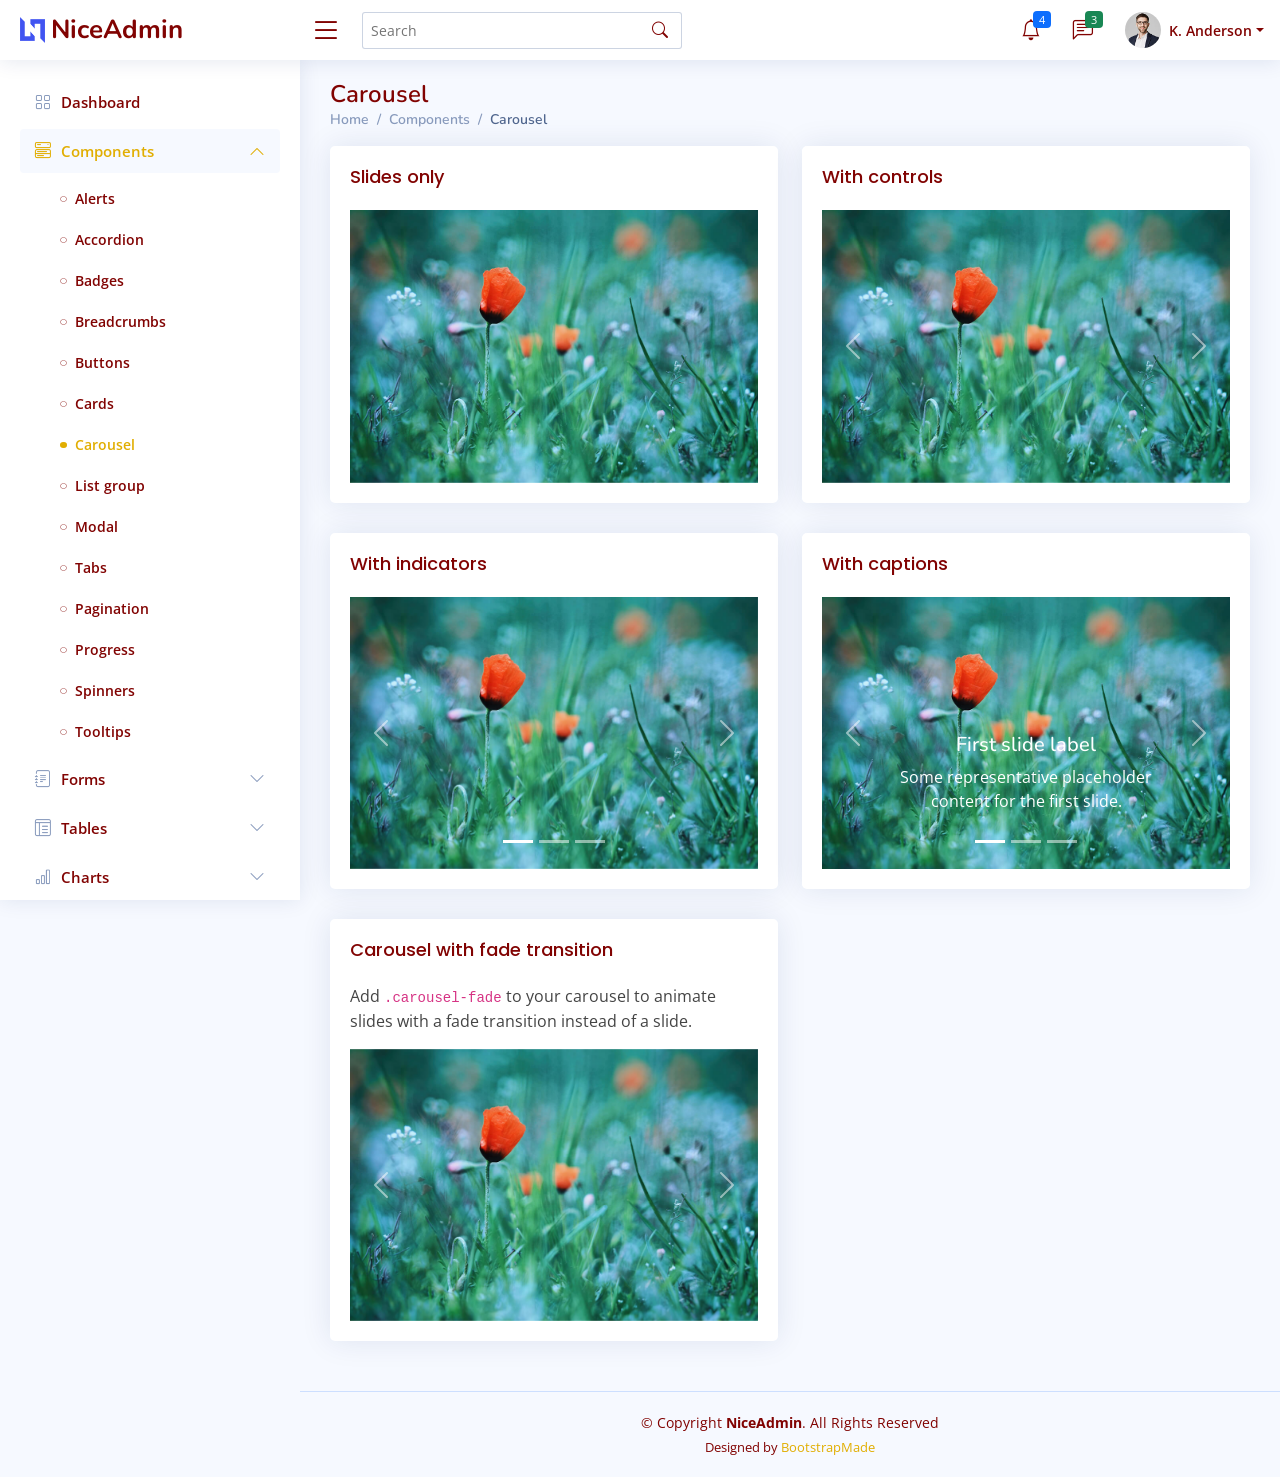
<file: assets/components-carousel.html>
<!DOCTYPE html>
<html lang="en">

<head>
  <meta charset="utf-8">
  <meta content="width=device-width, initial-scale=1.0" name="viewport">

  <title>Components / Carousel - NiceAdmin Bootstrap Template</title>
  <meta content="" name="description">
  <meta content="" name="keywords">

  <!-- Favicons -->
  <link href="assets/img/favicon.png" rel="icon">
  <link href="assets/img/apple-touch-icon.png" rel="apple-touch-icon">

  <!-- Google Fonts -->
  <link href="https://fonts.gstatic.com" rel="preconnect">
  <link href="https://fonts.googleapis.com/css?family=Open+Sans:300,300i,400,400i,600,600i,700,700i|Nunito:300,300i,400,400i,600,600i,700,700i|Poppins:300,300i,400,400i,500,500i,600,600i,700,700i" rel="stylesheet">

  <!-- Vendor CSS Files -->
  <link href="assets/vendor/bootstrap/css/bootstrap.min.css" rel="stylesheet">
  <link href="assets/vendor/bootstrap-icons/bootstrap-icons.css" rel="stylesheet">
  <link href="assets/vendor/remixicon/remixicon.css" rel="stylesheet">
  <link href="assets/vendor/boxicons/css/boxicons.min.css" rel="stylesheet">
  <link href="assets/vendor/quill/quill.snow.css" rel="stylesheet">
  <link href="assets/vendor/quill/quill.bubble.css" rel="stylesheet">
  <link href="assets/vendor/simple-datatables/style.css" rel="stylesheet">

  <!-- Template Main CSS File -->
  <link href="assets/css/style.css" rel="stylesheet">

  <!-- =======================================================
  * Template Name: NiceAdmin - v2.1.0
  * Template URL: https://bootstrapmade.com/nice-admin-bootstrap-admin-html-template/
  * Author: BootstrapMade.com
  * License: https://bootstrapmade.com/license/
  ======================================================== -->
</head>

<body>

  <!-- ======= Header ======= -->
  <header id="header" class="header fixed-top d-flex align-items-center">

    <div class="d-flex align-items-center justify-content-between">
      <a href="index.html" class="logo d-flex align-items-center">
        <img src="assets/img/logo.png" alt="">
        <span class="d-none d-lg-block">NiceAdmin</span>
      </a>
      <i class="bi bi-list toggle-sidebar-btn"></i>
    </div><!-- End Logo -->

    <div class="search-bar">
      <form class="search-form d-flex align-items-center" method="POST" action="#">
        <input type="text" name="query" placeholder="Search" title="Enter search keyword">
        <button type="submit" title="Search"><i class="bi bi-search"></i></button>
      </form>
    </div><!-- End Search Bar -->

    <nav class="header-nav ms-auto">
      <ul class="d-flex align-items-center">

        <li class="nav-item d-block d-lg-none">
          <a class="nav-link nav-icon search-bar-toggle " href="#">
            <i class="bi bi-search"></i>
          </a>
        </li><!-- End Search Icon-->

        <li class="nav-item dropdown">

          <a class="nav-link nav-icon" href="#" data-bs-toggle="dropdown">
            <i class="bi bi-bell"></i>
            <span class="badge bg-primary badge-number">4</span>
          </a><!-- End Notification Icon -->

          <ul class="dropdown-menu dropdown-menu-end dropdown-menu-arrow notifications">
            <li class="dropdown-header">
              You have 4 new notifications
              <a href="#"><span class="badge rounded-pill bg-primary p-2 ms-2">View all</span></a>
            </li>
            <li>
              <hr class="dropdown-divider">
            </li>

            <li class="notification-item">
              <i class="bi bi-exclamation-circle text-warning"></i>
              <div>
                <h4>Lorem Ipsum</h4>
                <p>Quae dolorem earum veritatis oditseno</p>
                <p>30 min. ago</p>
              </div>
            </li>

            <li>
              <hr class="dropdown-divider">
            </li>

            <li class="notification-item">
              <i class="bi bi-x-circle text-danger"></i>
              <div>
                <h4>Atque rerum nesciunt</h4>
                <p>Quae dolorem earum veritatis oditseno</p>
                <p>1 hr. ago</p>
              </div>
            </li>

            <li>
              <hr class="dropdown-divider">
            </li>

            <li class="notification-item">
              <i class="bi bi-check-circle text-success"></i>
              <div>
                <h4>Sit rerum fuga</h4>
                <p>Quae dolorem earum veritatis oditseno</p>
                <p>2 hrs. ago</p>
              </div>
            </li>

            <li>
              <hr class="dropdown-divider">
            </li>

            <li class="notification-item">
              <i class="bi bi-info-circle text-primary"></i>
              <div>
                <h4>Dicta reprehenderit</h4>
                <p>Quae dolorem earum veritatis oditseno</p>
                <p>4 hrs. ago</p>
              </div>
            </li>

            <li>
              <hr class="dropdown-divider">
            </li>
            <li class="dropdown-footer">
              <a href="#">Show all notifications</a>
            </li>

          </ul><!-- End Notification Dropdown Items -->

        </li><!-- End Notification Nav -->

        <li class="nav-item dropdown">

          <a class="nav-link nav-icon" href="#" data-bs-toggle="dropdown">
            <i class="bi bi-chat-left-text"></i>
            <span class="badge bg-success badge-number">3</span>
          </a><!-- End Messages Icon -->

          <ul class="dropdown-menu dropdown-menu-end dropdown-menu-arrow messages">
            <li class="dropdown-header">
              You have 3 new messages
              <a href="#"><span class="badge rounded-pill bg-primary p-2 ms-2">View all</span></a>
            </li>
            <li>
              <hr class="dropdown-divider">
            </li>

            <li class="message-item">
              <a href="#">
                <img src="assets/img/messages-1.jpg" alt="" class="rounded-circle">
                <div>
                  <h4>Maria Hudson</h4>
                  <p>Velit asperiores et ducimus soluta repudiandae labore officia est ut...</p>
                  <p>4 hrs. ago</p>
                </div>
              </a>
            </li>
            <li>
              <hr class="dropdown-divider">
            </li>

            <li class="message-item">
              <a href="#">
                <img src="assets/img/messages-2.jpg" alt="" class="rounded-circle">
                <div>
                  <h4>Anna Nelson</h4>
                  <p>Velit asperiores et ducimus soluta repudiandae labore officia est ut...</p>
                  <p>6 hrs. ago</p>
                </div>
              </a>
            </li>
            <li>
              <hr class="dropdown-divider">
            </li>

            <li class="message-item">
              <a href="#">
                <img src="assets/img/messages-3.jpg" alt="" class="rounded-circle">
                <div>
                  <h4>David Muldon</h4>
                  <p>Velit asperiores et ducimus soluta repudiandae labore officia est ut...</p>
                  <p>8 hrs. ago</p>
                </div>
              </a>
            </li>
            <li>
              <hr class="dropdown-divider">
            </li>

            <li class="dropdown-footer">
              <a href="#">Show all messages</a>
            </li>

          </ul><!-- End Messages Dropdown Items -->

        </li><!-- End Messages Nav -->

        <li class="nav-item dropdown pe-3">

          <a class="nav-link nav-profile d-flex align-items-center pe-0" href="#" data-bs-toggle="dropdown">
            <img src="assets/img/profile-img.jpg" alt="Profile" class="rounded-circle">
            <span class="d-none d-md-block dropdown-toggle ps-2">K. Anderson</span>
          </a><!-- End Profile Iamge Icon -->

          <ul class="dropdown-menu dropdown-menu-end dropdown-menu-arrow profile">
            <li class="dropdown-header">
              <h6>Kevin Anderson</h6>
              <span>Web Designer</span>
            </li>
            <li>
              <hr class="dropdown-divider">
            </li>

            <li>
              <a class="dropdown-item d-flex align-items-center" href="users-profile.html">
                <i class="bi bi-person"></i>
                <span>My Profile</span>
              </a>
            </li>
            <li>
              <hr class="dropdown-divider">
            </li>

            <li>
              <a class="dropdown-item d-flex align-items-center" href="users-profile.html">
                <i class="bi bi-gear"></i>
                <span>Account Settings</span>
              </a>
            </li>
            <li>
              <hr class="dropdown-divider">
            </li>

            <li>
              <a class="dropdown-item d-flex align-items-center" href="pages-faq.html">
                <i class="bi bi-question-circle"></i>
                <span>Need Help?</span>
              </a>
            </li>
            <li>
              <hr class="dropdown-divider">
            </li>

            <li>
              <a class="dropdown-item d-flex align-items-center" href="#">
                <i class="bi bi-box-arrow-right"></i>
                <span>Sign Out</span>
              </a>
            </li>

          </ul><!-- End Profile Dropdown Items -->
        </li><!-- End Profile Nav -->

      </ul>
    </nav><!-- End Icons Navigation -->

  </header><!-- End Header -->

  <!-- ======= Sidebar ======= -->
  <aside id="sidebar" class="sidebar">

    <ul class="sidebar-nav" id="sidebar-nav">

      <li class="nav-item">
        <a class="nav-link collapsed" href="index.html">
          <i class="bi bi-grid"></i>
          <span>Dashboard</span>
        </a>
      </li><!-- End Dashboard Nav -->

      <li class="nav-item">
        <a class="nav-link " data-bs-target="#components-nav" data-bs-toggle="collapse" href="#">
          <i class="bi bi-menu-button-wide"></i><span>Components</span><i class="bi bi-chevron-down ms-auto"></i>
        </a>
        <ul id="components-nav" class="nav-content collapse show" data-bs-parent="#sidebar-nav">
          <li>
            <a href="components-alerts.html">
              <i class="bi bi-circle"></i><span>Alerts</span>
            </a>
          </li>
          <li>
            <a href="components-accordion.html">
              <i class="bi bi-circle"></i><span>Accordion</span>
            </a>
          </li>
          <li>
            <a href="components-badges.html">
              <i class="bi bi-circle"></i><span>Badges</span>
            </a>
          </li>
          <li>
            <a href="components-breadcrumbs.html">
              <i class="bi bi-circle"></i><span>Breadcrumbs</span>
            </a>
          </li>
          <li>
            <a href="components-buttons.html">
              <i class="bi bi-circle"></i><span>Buttons</span>
            </a>
          </li>
          <li>
            <a href="components-cards.html">
              <i class="bi bi-circle"></i><span>Cards</span>
            </a>
          </li>
          <li>
            <a href="components-carousel.html" class="active">
              <i class="bi bi-circle"></i><span>Carousel</span>
            </a>
          </li>
          <li>
            <a href="components-list-group.html">
              <i class="bi bi-circle"></i><span>List group</span>
            </a>
          </li>
          <li>
            <a href="components-modal.html">
              <i class="bi bi-circle"></i><span>Modal</span>
            </a>
          </li>
          <li>
            <a href="components-tabs.html">
              <i class="bi bi-circle"></i><span>Tabs</span>
            </a>
          </li>
          <li>
            <a href="components-pagination.html">
              <i class="bi bi-circle"></i><span>Pagination</span>
            </a>
          </li>
          <li>
            <a href="components-progress.html">
              <i class="bi bi-circle"></i><span>Progress</span>
            </a>
          </li>
          <li>
            <a href="components-spinners.html">
              <i class="bi bi-circle"></i><span>Spinners</span>
            </a>
          </li>
          <li>
            <a href="components-tooltips.html">
              <i class="bi bi-circle"></i><span>Tooltips</span>
            </a>
          </li>
        </ul>
      </li><!-- End Components Nav -->

      <li class="nav-item">
        <a class="nav-link collapsed" data-bs-target="#forms-nav" data-bs-toggle="collapse" href="#">
          <i class="bi bi-journal-text"></i><span>Forms</span><i class="bi bi-chevron-down ms-auto"></i>
        </a>
        <ul id="forms-nav" class="nav-content collapse " data-bs-parent="#sidebar-nav">
          <li>
            <a href="forms-elements.html">
              <i class="bi bi-circle"></i><span>Form Elements</span>
            </a>
          </li>
          <li>
            <a href="forms-layouts.html">
              <i class="bi bi-circle"></i><span>Form Layouts</span>
            </a>
          </li>
          <li>
            <a href="forms-editors.html">
              <i class="bi bi-circle"></i><span>Form Editors</span>
            </a>
          </li>
          <li>
            <a href="forms-validation.html">
              <i class="bi bi-circle"></i><span>Form Validation</span>
            </a>
          </li>
        </ul>
      </li><!-- End Forms Nav -->

      <li class="nav-item">
        <a class="nav-link collapsed" data-bs-target="#tables-nav" data-bs-toggle="collapse" href="#">
          <i class="bi bi-layout-text-window-reverse"></i><span>Tables</span><i class="bi bi-chevron-down ms-auto"></i>
        </a>
        <ul id="tables-nav" class="nav-content collapse " data-bs-parent="#sidebar-nav">
          <li>
            <a href="tables-general.html">
              <i class="bi bi-circle"></i><span>General Tables</span>
            </a>
          </li>
          <li>
            <a href="tables-data.html">
              <i class="bi bi-circle"></i><span>Data Tables</span>
            </a>
          </li>
        </ul>
      </li><!-- End Tables Nav -->

      <li class="nav-item">
        <a class="nav-link collapsed" data-bs-target="#charts-nav" data-bs-toggle="collapse" href="#">
          <i class="bi bi-bar-chart"></i><span>Charts</span><i class="bi bi-chevron-down ms-auto"></i>
        </a>
        <ul id="charts-nav" class="nav-content collapse " data-bs-parent="#sidebar-nav">
          <li>
            <a href="charts-chartjs.html">
              <i class="bi bi-circle"></i><span>Chart.js</span>
            </a>
          </li>
          <li>
            <a href="charts-apexcharts.html">
              <i class="bi bi-circle"></i><span>ApexCharts</span>
            </a>
          </li>
          <li>
            <a href="charts-echarts.html">
              <i class="bi bi-circle"></i><span>ECharts</span>
            </a>
          </li>
        </ul>
      </li><!-- End Charts Nav -->

      <li class="nav-item">
        <a class="nav-link collapsed" data-bs-target="#icons-nav" data-bs-toggle="collapse" href="#">
          <i class="bi bi-gem"></i><span>Icons</span><i class="bi bi-chevron-down ms-auto"></i>
        </a>
        <ul id="icons-nav" class="nav-content collapse " data-bs-parent="#sidebar-nav">
          <li>
            <a href="icons-bootstrap.html">
              <i class="bi bi-circle"></i><span>Bootstrap Icons</span>
            </a>
          </li>
          <li>
            <a href="icons-remix.html">
              <i class="bi bi-circle"></i><span>Remix Icons</span>
            </a>
          </li>
          <li>
            <a href="icons-boxicons.html">
              <i class="bi bi-circle"></i><span>Boxicons</span>
            </a>
          </li>
        </ul>
      </li><!-- End Icons Nav -->

      <li class="nav-heading">Pages</li>

      <li class="nav-item">
        <a class="nav-link collapsed" href="users-profile.html">
          <i class="bi bi-person"></i>
          <span>Profile</span>
        </a>
      </li><!-- End Profile Page Nav -->

      <li class="nav-item">
        <a class="nav-link collapsed" href="pages-faq.html">
          <i class="bi bi-question-circle"></i>
          <span>F.A.Q</span>
        </a>
      </li><!-- End F.A.Q Page Nav -->

      <li class="nav-item">
        <a class="nav-link collapsed" href="pages-contact.html">
          <i class="bi bi-envelope"></i>
          <span>Contact</span>
        </a>
      </li><!-- End Contact Page Nav -->

      <li class="nav-item">
        <a class="nav-link collapsed" href="pages-register.html">
          <i class="bi bi-card-list"></i>
          <span>Register</span>
        </a>
      </li><!-- End Register Page Nav -->

      <li class="nav-item">
        <a class="nav-link collapsed" href="pages-login.html">
          <i class="bi bi-box-arrow-in-right"></i>
          <span>Login</span>
        </a>
      </li><!-- End Login Page Nav -->

      <li class="nav-item">
        <a class="nav-link collapsed" href="pages-error-404.html">
          <i class="bi bi-dash-circle"></i>
          <span>Error 404</span>
        </a>
      </li><!-- End Error 404 Page Nav -->

      <li class="nav-item">
        <a class="nav-link collapsed" href="pages-blank.html">
          <i class="bi bi-file-earmark"></i>
          <span>Blank</span>
        </a>
      </li><!-- End Blank Page Nav -->

    </ul>

  </aside><!-- End Sidebar-->

  <main id="main" class="main">

    <div class="pagetitle">
      <h1>Carousel</h1>
      <nav>
        <ol class="breadcrumb">
          <li class="breadcrumb-item"><a href="index.html">Home</a></li>
          <li class="breadcrumb-item">Components</li>
          <li class="breadcrumb-item active">Carousel</li>
        </ol>
      </nav>
    </div><!-- End Page Title -->

    <section class="section">
      <div class="row">
        <div class="col-lg-6">

          <div class="card">
            <div class="card-body">
              <h5 class="card-title">Slides only</h5>

              <!-- Slides only carousel -->
              <div id="carouselExampleSlidesOnly" class="carousel slide" data-bs-ride="carousel">
                <div class="carousel-inner">
                  <div class="carousel-item active">
                    <img src="assets/img/slides-1.jpg" class="d-block w-100" alt="...">
                  </div>
                  <div class="carousel-item">
                    <img src="assets/img/slides-2.jpg" class="d-block w-100" alt="...">
                  </div>
                  <div class="carousel-item">
                    <img src="assets/img/slides-3.jpg" class="d-block w-100" alt="...">
                  </div>
                </div>
              </div><!-- End Slides only carousel-->

            </div>
          </div>

          <div class="card">
            <div class="card-body">
              <h5 class="card-title">With indicators</h5>

              <!-- Slides with indicators -->
              <div id="carouselExampleIndicators" class="carousel slide" data-bs-ride="carousel">
                <div class="carousel-indicators">
                  <button type="button" data-bs-target="#carouselExampleIndicators" data-bs-slide-to="0" class="active" aria-current="true" aria-label="Slide 1"></button>
                  <button type="button" data-bs-target="#carouselExampleIndicators" data-bs-slide-to="1" aria-label="Slide 2"></button>
                  <button type="button" data-bs-target="#carouselExampleIndicators" data-bs-slide-to="2" aria-label="Slide 3"></button>
                </div>
                <div class="carousel-inner">
                  <div class="carousel-item active">
                    <img src="assets/img/slides-1.jpg" class="d-block w-100" alt="...">
                  </div>
                  <div class="carousel-item">
                    <img src="assets/img/slides-2.jpg" class="d-block w-100" alt="...">
                  </div>
                  <div class="carousel-item">
                    <img src="assets/img/slides-3.jpg" class="d-block w-100" alt="...">
                  </div>
                </div>

                <button class="carousel-control-prev" type="button" data-bs-target="#carouselExampleIndicators" data-bs-slide="prev">
                  <span class="carousel-control-prev-icon" aria-hidden="true"></span>
                  <span class="visually-hidden">Previous</span>
                </button>
                <button class="carousel-control-next" type="button" data-bs-target="#carouselExampleIndicators" data-bs-slide="next">
                  <span class="carousel-control-next-icon" aria-hidden="true"></span>
                  <span class="visually-hidden">Next</span>
                </button>

              </div><!-- End Slides with indicators -->

            </div>
          </div>

          <div class="card">
            <div class="card-body">
              <h5 class="card-title">Carousel with fade transition</h5>
              <p>Add <code>.carousel-fade</code> to your carousel to animate slides with a fade transition instead of a slide.</p>

              <!-- Slides with fade transition -->
              <div id="carouselExampleFade" class="carousel slide carousel-fade" data-bs-ride="carousel">
                <div class="carousel-inner">
                  <div class="carousel-item active">
                    <img src="assets/img/slides-1.jpg" class="d-block w-100" alt="...">
                  </div>
                  <div class="carousel-item">
                    <img src="assets/img/slides-2.jpg" class="d-block w-100" alt="...">
                  </div>
                  <div class="carousel-item">
                    <img src="assets/img/slides-3.jpg" class="d-block w-100" alt="...">
                  </div>
                </div>

                <button class="carousel-control-prev" type="button" data-bs-target="#carouselExampleFade" data-bs-slide="prev">
                  <span class="carousel-control-prev-icon" aria-hidden="true"></span>
                  <span class="visually-hidden">Previous</span>
                </button>
                <button class="carousel-control-next" type="button" data-bs-target="#carouselExampleFade" data-bs-slide="next">
                  <span class="carousel-control-next-icon" aria-hidden="true"></span>
                  <span class="visually-hidden">Next</span>
                </button>

              </div><!-- End Slides with fade transition -->

            </div>
          </div>

        </div>

        <div class="col-lg-6">

          <div class="card">
            <div class="card-body">
              <h5 class="card-title">With controls</h5>

              <!-- Slides with controls -->
              <div id="carouselExampleControls" class="carousel slide" data-bs-ride="carousel">
                <div class="carousel-inner">
                  <div class="carousel-item active">
                    <img src="assets/img/slides-1.jpg" class="d-block w-100" alt="...">
                  </div>
                  <div class="carousel-item">
                    <img src="assets/img/slides-2.jpg" class="d-block w-100" alt="...">
                  </div>
                  <div class="carousel-item">
                    <img src="assets/img/slides-3.jpg" class="d-block w-100" alt="...">
                  </div>
                </div>

                <button class="carousel-control-prev" type="button" data-bs-target="#carouselExampleControls" data-bs-slide="prev">
                  <span class="carousel-control-prev-icon" aria-hidden="true"></span>
                  <span class="visually-hidden">Previous</span>
                </button>
                <button class="carousel-control-next" type="button" data-bs-target="#carouselExampleControls" data-bs-slide="next">
                  <span class="carousel-control-next-icon" aria-hidden="true"></span>
                  <span class="visually-hidden">Next</span>
                </button>

              </div><!-- End Slides with controls -->

            </div>
          </div>

          <div class="card">
            <div class="card-body">
              <h5 class="card-title">With captions</h5>

              <!-- Slides with captions -->
              <div id="carouselExampleCaptions" class="carousel slide" data-bs-ride="carousel">
                <div class="carousel-indicators">
                  <button type="button" data-bs-target="#carouselExampleCaptions" data-bs-slide-to="0" class="active" aria-current="true" aria-label="Slide 1"></button>
                  <button type="button" data-bs-target="#carouselExampleCaptions" data-bs-slide-to="1" aria-label="Slide 2"></button>
                  <button type="button" data-bs-target="#carouselExampleCaptions" data-bs-slide-to="2" aria-label="Slide 3"></button>
                </div>
                <div class="carousel-inner">
                  <div class="carousel-item active">
                    <img src="assets/img/slides-1.jpg" class="d-block w-100" alt="...">
                    <div class="carousel-caption d-none d-md-block">
                      <h5>First slide label</h5>
                      <p>Some representative placeholder content for the first slide.</p>
                    </div>
                  </div>
                  <div class="carousel-item">
                    <img src="assets/img/slides-2.jpg" class="d-block w-100" alt="...">
                    <div class="carousel-caption d-none d-md-block">
                      <h5>Second slide label</h5>
                      <p>Some representative placeholder content for the second slide.</p>
                    </div>
                  </div>
                  <div class="carousel-item">
                    <img src="assets/img/slides-3.jpg" class="d-block w-100" alt="...">
                    <div class="carousel-caption d-none d-md-block">
                      <h5>Third slide label</h5>
                      <p>Some representative placeholder content for the third slide.</p>
                    </div>
                  </div>
                </div>

                <button class="carousel-control-prev" type="button" data-bs-target="#carouselExampleCaptions" data-bs-slide="prev">
                  <span class="carousel-control-prev-icon" aria-hidden="true"></span>
                  <span class="visually-hidden">Previous</span>
                </button>
                <button class="carousel-control-next" type="button" data-bs-target="#carouselExampleCaptions" data-bs-slide="next">
                  <span class="carousel-control-next-icon" aria-hidden="true"></span>
                  <span class="visually-hidden">Next</span>
                </button>

              </div><!-- End Slides with captions -->

            </div>
          </div>

        </div>
      </div>
    </section>

  </main><!-- End #main -->

  <!-- ======= Footer ======= -->
  <footer id="footer" class="footer">
    <div class="copyright">
      &copy; Copyright <strong><span>NiceAdmin</span></strong>. All Rights Reserved
    </div>
    <div class="credits">
      <!-- All the links in the footer should remain intact. -->
      <!-- You can delete the links only if you purchased the pro version. -->
      <!-- Licensing information: https://bootstrapmade.com/license/ -->
      <!-- Purchase the pro version with working PHP/AJAX contact form: https://bootstrapmade.com/nice-admin-bootstrap-admin-html-template/ -->
      Designed by <a href="https://bootstrapmade.com/">BootstrapMade</a>
    </div>
  </footer><!-- End Footer -->

  <a href="#" class="back-to-top d-flex align-items-center justify-content-center"><i class="bi bi-arrow-up-short"></i></a>

  <!-- Vendor JS Files -->
  <script src="assets/vendor/bootstrap/js/bootstrap.bundle.js"></script>
  <script src="assets/vendor/php-email-form/validate.js"></script>
  <script src="assets/vendor/quill/quill.min.js"></script>
  <script src="assets/vendor/tinymce/tinymce.min.js"></script>
  <script src="assets/vendor/simple-datatables/simple-datatables.js"></script>
  <script src="assets/vendor/chart.js/chart.min.js"></script>
  <script src="assets/vendor/apexcharts/apexcharts.min.js"></script>
  <script src="assets/vendor/echarts/echarts.min.js"></script>

  <!-- Template Main JS File -->
  <script src="assets/js/main.js"></script>

</body>

</html>
</file>
<file: assets/assets/vendor/quill/quill.snow.css>
/*!
 * Quill Editor v1.3.7
 * https://quilljs.com/
 * Copyright (c) 2014, Jason Chen
 * Copyright (c) 2013, salesforce.com
 */
.ql-container {
  box-sizing: border-box;
  font-family: Helvetica, Arial, sans-serif;
  font-size: 13px;
  height: 100%;
  margin: 0px;
  position: relative;
}
.ql-container.ql-disabled .ql-tooltip {
  visibility: hidden;
}
.ql-container.ql-disabled .ql-editor ul[data-checked] > li::before {
  pointer-events: none;
}
.ql-clipboard {
  left: -100000px;
  height: 1px;
  overflow-y: hidden;
  position: absolute;
  top: 50%;
}
.ql-clipboard p {
  margin: 0;
  padding: 0;
}
.ql-editor {
  box-sizing: border-box;
  line-height: 1.42;
  height: 100%;
  outline: none;
  overflow-y: auto;
  padding: 12px 15px;
  tab-size: 4;
  -moz-tab-size: 4;
  text-align: left;
  white-space: pre-wrap;
  word-wrap: break-word;
}
.ql-editor > * {
  cursor: text;
}
.ql-editor p,
.ql-editor ol,
.ql-editor ul,
.ql-editor pre,
.ql-editor blockquote,
.ql-editor h1,
.ql-editor h2,
.ql-editor h3,
.ql-editor h4,
.ql-editor h5,
.ql-editor h6 {
  margin: 0;
  padding: 0;
  counter-reset: list-1 list-2 list-3 list-4 list-5 list-6 list-7 list-8 list-9;
}
.ql-editor ol,
.ql-editor ul {
  padding-left: 1.5em;
}
.ql-editor ol > li,
.ql-editor ul > li {
  list-style-type: none;
}
.ql-editor ul > li::before {
  content: '\2022';
}
.ql-editor ul[data-checked=true],
.ql-editor ul[data-checked=false] {
  pointer-events: none;
}
.ql-editor ul[data-checked=true] > li *,
.ql-editor ul[data-checked=false] > li * {
  pointer-events: all;
}
.ql-editor ul[data-checked=true] > li::before,
.ql-editor ul[data-checked=false] > li::before {
  color: #777;
  cursor: pointer;
  pointer-events: all;
}
.ql-editor ul[data-checked=true] > li::before {
  content: '\2611';
}
.ql-editor ul[data-checked=false] > li::before {
  content: '\2610';
}
.ql-editor li::before {
  display: inline-block;
  white-space: nowrap;
  width: 1.2em;
}
.ql-editor li:not(.ql-direction-rtl)::before {
  margin-left: -1.5em;
  margin-right: 0.3em;
  text-align: right;
}
.ql-editor li.ql-direction-rtl::before {
  margin-left: 0.3em;
  margin-right: -1.5em;
}
.ql-editor ol li:not(.ql-direction-rtl),
.ql-editor ul li:not(.ql-direction-rtl) {
  padding-left: 1.5em;
}
.ql-editor ol li.ql-direction-rtl,
.ql-editor ul li.ql-direction-rtl {
  padding-right: 1.5em;
}
.ql-editor ol li {
  counter-reset: list-1 list-2 list-3 list-4 list-5 list-6 list-7 list-8 list-9;
  counter-increment: list-0;
}
.ql-editor ol li:before {
  content: counter(list-0, decimal) '. ';
}
.ql-editor ol li.ql-indent-1 {
  counter-increment: list-1;
}
.ql-editor ol li.ql-indent-1:before {
  content: counter(list-1, lower-alpha) '. ';
}
.ql-editor ol li.ql-indent-1 {
  counter-reset: list-2 list-3 list-4 list-5 list-6 list-7 list-8 list-9;
}
.ql-editor ol li.ql-indent-2 {
  counter-increment: list-2;
}
.ql-editor ol li.ql-indent-2:before {
  content: counter(list-2, lower-roman) '. ';
}
.ql-editor ol li.ql-indent-2 {
  counter-reset: list-3 list-4 list-5 list-6 list-7 list-8 list-9;
}
.ql-editor ol li.ql-indent-3 {
  counter-increment: list-3;
}
.ql-editor ol li.ql-indent-3:before {
  content: counter(list-3, decimal) '. ';
}
.ql-editor ol li.ql-indent-3 {
  counter-reset: list-4 list-5 list-6 list-7 list-8 list-9;
}
.ql-editor ol li.ql-indent-4 {
  counter-increment: list-4;
}
.ql-editor ol li.ql-indent-4:before {
  content: counter(list-4, lower-alpha) '. ';
}
.ql-editor ol li.ql-indent-4 {
  counter-reset: list-5 list-6 list-7 list-8 list-9;
}
.ql-editor ol li.ql-indent-5 {
  counter-increment: list-5;
}
.ql-editor ol li.ql-indent-5:before {
  content: counter(list-5, lower-roman) '. ';
}
.ql-editor ol li.ql-indent-5 {
  counter-reset: list-6 list-7 list-8 list-9;
}
.ql-editor ol li.ql-indent-6 {
  counter-increment: list-6;
}
.ql-editor ol li.ql-indent-6:before {
  content: counter(list-6, decimal) '. ';
}
.ql-editor ol li.ql-indent-6 {
  counter-reset: list-7 list-8 list-9;
}
.ql-editor ol li.ql-indent-7 {
  counter-increment: list-7;
}
.ql-editor ol li.ql-indent-7:before {
  content: counter(list-7, lower-alpha) '. ';
}
.ql-editor ol li.ql-indent-7 {
  counter-reset: list-8 list-9;
}
.ql-editor ol li.ql-indent-8 {
  counter-increment: list-8;
}
.ql-editor ol li.ql-indent-8:before {
  content: counter(list-8, lower-roman) '. ';
}
.ql-editor ol li.ql-indent-8 {
  counter-reset: list-9;
}
.ql-editor ol li.ql-indent-9 {
  counter-increment: list-9;
}
.ql-editor ol li.ql-indent-9:before {
  content: counter(list-9, decimal) '. ';
}
.ql-editor .ql-indent-1:not(.ql-direction-rtl) {
  padding-left: 3em;
}
.ql-editor li.ql-indent-1:not(.ql-direction-rtl) {
  padding-left: 4.5em;
}
.ql-editor .ql-indent-1.ql-direction-rtl.ql-align-right {
  padding-right: 3em;
}
.ql-editor li.ql-indent-1.ql-direction-rtl.ql-align-right {
  padding-right: 4.5em;
}
.ql-editor .ql-indent-2:not(.ql-direction-rtl) {
  padding-left: 6em;
}
.ql-editor li.ql-indent-2:not(.ql-direction-rtl) {
  padding-left: 7.5em;
}
.ql-editor .ql-indent-2.ql-direction-rtl.ql-align-right {
  padding-right: 6em;
}
.ql-editor li.ql-indent-2.ql-direction-rtl.ql-align-right {
  padding-right: 7.5em;
}
.ql-editor .ql-indent-3:not(.ql-direction-rtl) {
  padding-left: 9em;
}
.ql-editor li.ql-indent-3:not(.ql-direction-rtl) {
  padding-left: 10.5em;
}
.ql-editor .ql-indent-3.ql-direction-rtl.ql-align-right {
  padding-right: 9em;
}
.ql-editor li.ql-indent-3.ql-direction-rtl.ql-align-right {
  padding-right: 10.5em;
}
.ql-editor .ql-indent-4:not(.ql-direction-rtl) {
  padding-left: 12em;
}
.ql-editor li.ql-indent-4:not(.ql-direction-rtl) {
  padding-left: 13.5em;
}
.ql-editor .ql-indent-4.ql-direction-rtl.ql-align-right {
  padding-right: 12em;
}
.ql-editor li.ql-indent-4.ql-direction-rtl.ql-align-right {
  padding-right: 13.5em;
}
.ql-editor .ql-indent-5:not(.ql-direction-rtl) {
  padding-left: 15em;
}
.ql-editor li.ql-indent-5:not(.ql-direction-rtl) {
  padding-left: 16.5em;
}
.ql-editor .ql-indent-5.ql-direction-rtl.ql-align-right {
  padding-right: 15em;
}
.ql-editor li.ql-indent-5.ql-direction-rtl.ql-align-right {
  padding-right: 16.5em;
}
.ql-editor .ql-indent-6:not(.ql-direction-rtl) {
  padding-left: 18em;
}
.ql-editor li.ql-indent-6:not(.ql-direction-rtl) {
  padding-left: 19.5em;
}
.ql-editor .ql-indent-6.ql-direction-rtl.ql-align-right {
  padding-right: 18em;
}
.ql-editor li.ql-indent-6.ql-direction-rtl.ql-align-right {
  padding-right: 19.5em;
}
.ql-editor .ql-indent-7:not(.ql-direction-rtl) {
  padding-left: 21em;
}
.ql-editor li.ql-indent-7:not(.ql-direction-rtl) {
  padding-left: 22.5em;
}
.ql-editor .ql-indent-7.ql-direction-rtl.ql-align-right {
  padding-right: 21em;
}
.ql-editor li.ql-indent-7.ql-direction-rtl.ql-align-right {
  padding-right: 22.5em;
}
.ql-editor .ql-indent-8:not(.ql-direction-rtl) {
  padding-left: 24em;
}
.ql-editor li.ql-indent-8:not(.ql-direction-rtl) {
  padding-left: 25.5em;
}
.ql-editor .ql-indent-8.ql-direction-rtl.ql-align-right {
  padding-right: 24em;
}
.ql-editor li.ql-indent-8.ql-direction-rtl.ql-align-right {
  padding-right: 25.5em;
}
.ql-editor .ql-indent-9:not(.ql-direction-rtl) {
  padding-left: 27em;
}
.ql-editor li.ql-indent-9:not(.ql-direction-rtl) {
  padding-left: 28.5em;
}
.ql-editor .ql-indent-9.ql-direction-rtl.ql-align-right {
  padding-right: 27em;
}
.ql-editor li.ql-indent-9.ql-direction-rtl.ql-align-right {
  padding-right: 28.5em;
}
.ql-editor .ql-video {
  display: block;
  max-width: 100%;
}
.ql-editor .ql-video.ql-align-center {
  margin: 0 auto;
}
.ql-editor .ql-video.ql-align-right {
  margin: 0 0 0 auto;
}
.ql-editor .ql-bg-black {
  background-color: #000;
}
.ql-editor .ql-bg-red {
  background-color: #e60000;
}
.ql-editor .ql-bg-orange {
  background-color: #f90;
}
.ql-editor .ql-bg-yellow {
  background-color: #ff0;
}
.ql-editor .ql-bg-green {
  background-color: #008a00;
}
.ql-editor .ql-bg-blue {
  background-color: #06c;
}
.ql-editor .ql-bg-purple {
  background-color: #93f;
}
.ql-editor .ql-color-white {
  color: #fff;
}
.ql-editor .ql-color-red {
  color: #e60000;
}
.ql-editor .ql-color-orange {
  color: #f90;
}
.ql-editor .ql-color-yellow {
  color: #ff0;
}
.ql-editor .ql-color-green {
  color: #008a00;
}
.ql-editor .ql-color-blue {
  color: #06c;
}
.ql-editor .ql-color-purple {
  color: #93f;
}
.ql-editor .ql-font-serif {
  font-family: Georgia, Times New Roman, serif;
}
.ql-editor .ql-font-monospace {
  font-family: Monaco, Courier New, monospace;
}
.ql-editor .ql-size-small {
  font-size: 0.75em;
}
.ql-editor .ql-size-large {
  font-size: 1.5em;
}
.ql-editor .ql-size-huge {
  font-size: 2.5em;
}
.ql-editor .ql-direction-rtl {
  direction: rtl;
  text-align: inherit;
}
.ql-editor .ql-align-center {
  text-align: center;
}
.ql-editor .ql-align-justify {
  text-align: justify;
}
.ql-editor .ql-align-right {
  text-align: right;
}
.ql-editor.ql-blank::before {
  color: rgba(0,0,0,0.6);
  content: attr(data-placeholder);
  font-style: italic;
  left: 15px;
  pointer-events: none;
  position: absolute;
  right: 15px;
}
.ql-snow.ql-toolbar:after,
.ql-snow .ql-toolbar:after {
  clear: both;
  content: '';
  display: table;
}
.ql-snow.ql-toolbar button,
.ql-snow .ql-toolbar button {
  background: none;
  border: none;
  cursor: pointer;
  display: inline-block;
  float: left;
  height: 24px;
  padding: 3px 5px;
  width: 28px;
}
.ql-snow.ql-toolbar button svg,
.ql-snow .ql-toolbar button svg {
  float: left;
  height: 100%;
}
.ql-snow.ql-toolbar button:active:hover,
.ql-snow .ql-toolbar button:active:hover {
  outline: none;
}
.ql-snow.ql-toolbar input.ql-image[type=file],
.ql-snow .ql-toolbar input.ql-image[type=file] {
  display: none;
}
.ql-snow.ql-toolbar button:hover,
.ql-snow .ql-toolbar button:hover,
.ql-snow.ql-toolbar button:focus,
.ql-snow .ql-toolbar button:focus,
.ql-snow.ql-toolbar button.ql-active,
.ql-snow .ql-toolbar button.ql-active,
.ql-snow.ql-toolbar .ql-picker-label:hover,
.ql-snow .ql-toolbar .ql-picker-label:hover,
.ql-snow.ql-toolbar .ql-picker-label.ql-active,
.ql-snow .ql-toolbar .ql-picker-label.ql-active,
.ql-snow.ql-toolbar .ql-picker-item:hover,
.ql-snow .ql-toolbar .ql-picker-item:hover,
.ql-snow.ql-toolbar .ql-picker-item.ql-selected,
.ql-snow .ql-toolbar .ql-picker-item.ql-selected {
  color: #06c;
}
.ql-snow.ql-toolbar button:hover .ql-fill,
.ql-snow .ql-toolbar button:hover .ql-fill,
.ql-snow.ql-toolbar button:focus .ql-fill,
.ql-snow .ql-toolbar button:focus .ql-fill,
.ql-snow.ql-toolbar button.ql-active .ql-fill,
.ql-snow .ql-toolbar button.ql-active .ql-fill,
.ql-snow.ql-toolbar .ql-picker-label:hover .ql-fill,
.ql-snow .ql-toolbar .ql-picker-label:hover .ql-fill,
.ql-snow.ql-toolbar .ql-picker-label.ql-active .ql-fill,
.ql-snow .ql-toolbar .ql-picker-label.ql-active .ql-fill,
.ql-snow.ql-toolbar .ql-picker-item:hover .ql-fill,
.ql-snow .ql-toolbar .ql-picker-item:hover .ql-fill,
.ql-snow.ql-toolbar .ql-picker-item.ql-selected .ql-fill,
.ql-snow .ql-toolbar .ql-picker-item.ql-selected .ql-fill,
.ql-snow.ql-toolbar button:hover .ql-stroke.ql-fill,
.ql-snow .ql-toolbar button:hover .ql-stroke.ql-fill,
.ql-snow.ql-toolbar button:focus .ql-stroke.ql-fill,
.ql-snow .ql-toolbar button:focus .ql-stroke.ql-fill,
.ql-snow.ql-toolbar button.ql-active .ql-stroke.ql-fill,
.ql-snow .ql-toolbar button.ql-active .ql-stroke.ql-fill,
.ql-snow.ql-toolbar .ql-picker-label:hover .ql-stroke.ql-fill,
.ql-snow .ql-toolbar .ql-picker-label:hover .ql-stroke.ql-fill,
.ql-snow.ql-toolbar .ql-picker-label.ql-active .ql-stroke.ql-fill,
.ql-snow .ql-toolbar .ql-picker-label.ql-active .ql-stroke.ql-fill,
.ql-snow.ql-toolbar .ql-picker-item:hover .ql-stroke.ql-fill,
.ql-snow .ql-toolbar .ql-picker-item:hover .ql-stroke.ql-fill,
.ql-snow.ql-toolbar .ql-picker-item.ql-selected .ql-stroke.ql-fill,
.ql-snow .ql-toolbar .ql-picker-item.ql-selected .ql-stroke.ql-fill {
  fill: #06c;
}
.ql-snow.ql-toolbar button:hover .ql-stroke,
.ql-snow .ql-toolbar button:hover .ql-stroke,
.ql-snow.ql-toolbar button:focus .ql-stroke,
.ql-snow .ql-toolbar button:focus .ql-stroke,
.ql-snow.ql-toolbar button.ql-active .ql-stroke,
.ql-snow .ql-toolbar button.ql-active .ql-stroke,
.ql-snow.ql-toolbar .ql-picker-label:hover .ql-stroke,
.ql-snow .ql-toolbar .ql-picker-label:hover .ql-stroke,
.ql-snow.ql-toolbar .ql-picker-label.ql-active .ql-stroke,
.ql-snow .ql-toolbar .ql-picker-label.ql-active .ql-stroke,
.ql-snow.ql-toolbar .ql-picker-item:hover .ql-stroke,
.ql-snow .ql-toolbar .ql-picker-item:hover .ql-stroke,
.ql-snow.ql-toolbar .ql-picker-item.ql-selected .ql-stroke,
.ql-snow .ql-toolbar .ql-picker-item.ql-selected .ql-stroke,
.ql-snow.ql-toolbar button:hover .ql-stroke-miter,
.ql-snow .ql-toolbar button:hover .ql-stroke-miter,
.ql-snow.ql-toolbar button:focus .ql-stroke-miter,
.ql-snow .ql-toolbar button:focus .ql-stroke-miter,
.ql-snow.ql-toolbar button.ql-active .ql-stroke-miter,
.ql-snow .ql-toolbar button.ql-active .ql-stroke-miter,
.ql-snow.ql-toolbar .ql-picker-label:hover .ql-stroke-miter,
.ql-snow .ql-toolbar .ql-picker-label:hover .ql-stroke-miter,
.ql-snow.ql-toolbar .ql-picker-label.ql-active .ql-stroke-miter,
.ql-snow .ql-toolbar .ql-picker-label.ql-active .ql-stroke-miter,
.ql-snow.ql-toolbar .ql-picker-item:hover .ql-stroke-miter,
.ql-snow .ql-toolbar .ql-picker-item:hover .ql-stroke-miter,
.ql-snow.ql-toolbar .ql-picker-item.ql-selected .ql-stroke-miter,
.ql-snow .ql-toolbar .ql-picker-item.ql-selected .ql-stroke-miter {
  stroke: #06c;
}
@media (pointer: coarse) {
  .ql-snow.ql-toolbar button:hover:not(.ql-active),
  .ql-snow .ql-toolbar button:hover:not(.ql-active) {
    color: #444;
  }
  .ql-snow.ql-toolbar button:hover:not(.ql-active) .ql-fill,
  .ql-snow .ql-toolbar button:hover:not(.ql-active) .ql-fill,
  .ql-snow.ql-toolbar button:hover:not(.ql-active) .ql-stroke.ql-fill,
  .ql-snow .ql-toolbar button:hover:not(.ql-active) .ql-stroke.ql-fill {
    fill: #444;
  }
  .ql-snow.ql-toolbar button:hover:not(.ql-active) .ql-stroke,
  .ql-snow .ql-toolbar button:hover:not(.ql-active) .ql-stroke,
  .ql-snow.ql-toolbar button:hover:not(.ql-active) .ql-stroke-miter,
  .ql-snow .ql-toolbar button:hover:not(.ql-active) .ql-stroke-miter {
    stroke: #444;
  }
}
.ql-snow {
  box-sizing: border-box;
}
.ql-snow * {
  box-sizing: border-box;
}
.ql-snow .ql-hidden {
  display: none;
}
.ql-snow .ql-out-bottom,
.ql-snow .ql-out-top {
  visibility: hidden;
}
.ql-snow .ql-tooltip {
  position: absolute;
  transform: translateY(10px);
}
.ql-snow .ql-tooltip a {
  cursor: pointer;
  text-decoration: none;
}
.ql-snow .ql-tooltip.ql-flip {
  transform: translateY(-10px);
}
.ql-snow .ql-formats {
  display: inline-block;
  vertical-align: middle;
}
.ql-snow .ql-formats:after {
  clear: both;
  content: '';
  display: table;
}
.ql-snow .ql-stroke {
  fill: none;
  stroke: #444;
  stroke-linecap: round;
  stroke-linejoin: round;
  stroke-width: 2;
}
.ql-snow .ql-stroke-miter {
  fill: none;
  stroke: #444;
  stroke-miterlimit: 10;
  stroke-width: 2;
}
.ql-snow .ql-fill,
.ql-snow .ql-stroke.ql-fill {
  fill: #444;
}
.ql-snow .ql-empty {
  fill: none;
}
.ql-snow .ql-even {
  fill-rule: evenodd;
}
.ql-snow .ql-thin,
.ql-snow .ql-stroke.ql-thin {
  stroke-width: 1;
}
.ql-snow .ql-transparent {
  opacity: 0.4;
}
.ql-snow .ql-direction svg:last-child {
  display: none;
}
.ql-snow .ql-direction.ql-active svg:last-child {
  display: inline;
}
.ql-snow .ql-direction.ql-active svg:first-child {
  display: none;
}
.ql-snow .ql-editor h1 {
  font-size: 2em;
}
.ql-snow .ql-editor h2 {
  font-size: 1.5em;
}
.ql-snow .ql-editor h3 {
  font-size: 1.17em;
}
.ql-snow .ql-editor h4 {
  font-size: 1em;
}
.ql-snow .ql-editor h5 {
  font-size: 0.83em;
}
.ql-snow .ql-editor h6 {
  font-size: 0.67em;
}
.ql-snow .ql-editor a {
  text-decoration: underline;
}
.ql-snow .ql-editor blockquote {
  border-left: 4px solid #ccc;
  margin-bottom: 5px;
  margin-top: 5px;
  padding-left: 16px;
}
.ql-snow .ql-editor code,
.ql-snow .ql-editor pre {
  background-color: #f0f0f0;
  border-radius: 3px;
}
.ql-snow .ql-editor pre {
  white-space: pre-wrap;
  margin-bottom: 5px;
  margin-top: 5px;
  padding: 5px 10px;
}
.ql-snow .ql-editor code {
  font-size: 85%;
  padding: 2px 4px;
}
.ql-snow .ql-editor pre.ql-syntax {
  background-color: #23241f;
  color: #f8f8f2;
  overflow: visible;
}
.ql-snow .ql-editor img {
  max-width: 100%;
}
.ql-snow .ql-picker {
  color: #444;
  display: inline-block;
  float: left;
  font-size: 14px;
  font-weight: 500;
  height: 24px;
  position: relative;
  vertical-align: middle;
}
.ql-snow .ql-picker-label {
  cursor: pointer;
  display: inline-block;
  height: 100%;
  padding-left: 8px;
  padding-right: 2px;
  position: relative;
  width: 100%;
}
.ql-snow .ql-picker-label::before {
  display: inline-block;
  line-height: 22px;
}
.ql-snow .ql-picker-options {
  background-color: #fff;
  display: none;
  min-width: 100%;
  padding: 4px 8px;
  position: absolute;
  white-space: nowrap;
}
.ql-snow .ql-picker-options .ql-picker-item {
  cursor: pointer;
  display: block;
  padding-bottom: 5px;
  padding-top: 5px;
}
.ql-snow .ql-picker.ql-expanded .ql-picker-label {
  color: #ccc;
  z-index: 2;
}
.ql-snow .ql-picker.ql-expanded .ql-picker-label .ql-fill {
  fill: #ccc;
}
.ql-snow .ql-picker.ql-expanded .ql-picker-label .ql-stroke {
  stroke: #ccc;
}
.ql-snow .ql-picker.ql-expanded .ql-picker-options {
  display: block;
  margin-top: -1px;
  top: 100%;
  z-index: 1;
}
.ql-snow .ql-color-picker,
.ql-snow .ql-icon-picker {
  width: 28px;
}
.ql-snow .ql-color-picker .ql-picker-label,
.ql-snow .ql-icon-picker .ql-picker-label {
  padding: 2px 4px;
}
.ql-snow .ql-color-picker .ql-picker-label svg,
.ql-snow .ql-icon-picker .ql-picker-label svg {
  right: 4px;
}
.ql-snow .ql-icon-picker .ql-picker-options {
  padding: 4px 0px;
}
.ql-snow .ql-icon-picker .ql-picker-item {
  height: 24px;
  width: 24px;
  padding: 2px 4px;
}
.ql-snow .ql-color-picker .ql-picker-options {
  padding: 3px 5px;
  width: 152px;
}
.ql-snow .ql-color-picker .ql-picker-item {
  border: 1px solid transparent;
  float: left;
  height: 16px;
  margin: 2px;
  padding: 0px;
  width: 16px;
}
.ql-snow .ql-picker:not(.ql-color-picker):not(.ql-icon-picker) svg {
  position: absolute;
  margin-top: -9px;
  right: 0;
  top: 50%;
  width: 18px;
}
.ql-snow .ql-picker.ql-header .ql-picker-label[data-label]:not([data-label=''])::before,
.ql-snow .ql-picker.ql-font .ql-picker-label[data-label]:not([data-label=''])::before,
.ql-snow .ql-picker.ql-size .ql-picker-label[data-label]:not([data-label=''])::before,
.ql-snow .ql-picker.ql-header .ql-picker-item[data-label]:not([data-label=''])::before,
.ql-snow .ql-picker.ql-font .ql-picker-item[data-label]:not([data-label=''])::before,
.ql-snow .ql-picker.ql-size .ql-picker-item[data-label]:not([data-label=''])::before {
  content: attr(data-label);
}
.ql-snow .ql-picker.ql-header {
  width: 98px;
}
.ql-snow .ql-picker.ql-header .ql-picker-label::before,
.ql-snow .ql-picker.ql-header .ql-picker-item::before {
  content: 'Normal';
}
.ql-snow .ql-picker.ql-header .ql-picker-label[data-value="1"]::before,
.ql-snow .ql-picker.ql-header .ql-picker-item[data-value="1"]::before {
  content: 'Heading 1';
}
.ql-snow .ql-picker.ql-header .ql-picker-label[data-value="2"]::before,
.ql-snow .ql-picker.ql-header .ql-picker-item[data-value="2"]::before {
  content: 'Heading 2';
}
.ql-snow .ql-picker.ql-header .ql-picker-label[data-value="3"]::before,
.ql-snow .ql-picker.ql-header .ql-picker-item[data-value="3"]::before {
  content: 'Heading 3';
}
.ql-snow .ql-picker.ql-header .ql-picker-label[data-value="4"]::before,
.ql-snow .ql-picker.ql-header .ql-picker-item[data-value="4"]::before {
  content: 'Heading 4';
}
.ql-snow .ql-picker.ql-header .ql-picker-label[data-value="5"]::before,
.ql-snow .ql-picker.ql-header .ql-picker-item[data-value="5"]::before {
  content: 'Heading 5';
}
.ql-snow .ql-picker.ql-header .ql-picker-label[data-value="6"]::before,
.ql-snow .ql-picker.ql-header .ql-picker-item[data-value="6"]::before {
  content: 'Heading 6';
}
.ql-snow .ql-picker.ql-header .ql-picker-item[data-value="1"]::before {
  font-size: 2em;
}
.ql-snow .ql-picker.ql-header .ql-picker-item[data-value="2"]::before {
  font-size: 1.5em;
}
.ql-snow .ql-picker.ql-header .ql-picker-item[data-value="3"]::before {
  font-size: 1.17em;
}
.ql-snow .ql-picker.ql-header .ql-picker-item[data-value="4"]::before {
  font-size: 1em;
}
.ql-snow .ql-picker.ql-header .ql-picker-item[data-value="5"]::before {
  font-size: 0.83em;
}
.ql-snow .ql-picker.ql-header .ql-picker-item[data-value="6"]::before {
  font-size: 0.67em;
}
.ql-snow .ql-picker.ql-font {
  width: 108px;
}
.ql-snow .ql-picker.ql-font .ql-picker-label::before,
.ql-snow .ql-picker.ql-font .ql-picker-item::before {
  content: 'Sans Serif';
}
.ql-snow .ql-picker.ql-font .ql-picker-label[data-value=serif]::before,
.ql-snow .ql-picker.ql-font .ql-picker-item[data-value=serif]::before {
  content: 'Serif';
}
.ql-snow .ql-picker.ql-font .ql-picker-label[data-value=monospace]::before,
.ql-snow .ql-picker.ql-font .ql-picker-item[data-value=monospace]::before {
  content: 'Monospace';
}
.ql-snow .ql-picker.ql-font .ql-picker-item[data-value=serif]::before {
  font-family: Georgia, Times New Roman, serif;
}
.ql-snow .ql-picker.ql-font .ql-picker-item[data-value=monospace]::before {
  font-family: Monaco, Courier New, monospace;
}
.ql-snow .ql-picker.ql-size {
  width: 98px;
}
.ql-snow .ql-picker.ql-size .ql-picker-label::before,
.ql-snow .ql-picker.ql-size .ql-picker-item::before {
  content: 'Normal';
}
.ql-snow .ql-picker.ql-size .ql-picker-label[data-value=small]::before,
.ql-snow .ql-picker.ql-size .ql-picker-item[data-value=small]::before {
  content: 'Small';
}
.ql-snow .ql-picker.ql-size .ql-picker-label[data-value=large]::before,
.ql-snow .ql-picker.ql-size .ql-picker-item[data-value=large]::before {
  content: 'Large';
}
.ql-snow .ql-picker.ql-size .ql-picker-label[data-value=huge]::before,
.ql-snow .ql-picker.ql-size .ql-picker-item[data-value=huge]::before {
  content: 'Huge';
}
.ql-snow .ql-picker.ql-size .ql-picker-item[data-value=small]::before {
  font-size: 10px;
}
.ql-snow .ql-picker.ql-size .ql-picker-item[data-value=large]::before {
  font-size: 18px;
}
.ql-snow .ql-picker.ql-size .ql-picker-item[data-value=huge]::before {
  font-size: 32px;
}
.ql-snow .ql-color-picker.ql-background .ql-picker-item {
  background-color: #fff;
}
.ql-snow .ql-color-picker.ql-color .ql-picker-item {
  background-color: #000;
}
.ql-toolbar.ql-snow {
  border: 1px solid #ccc;
  box-sizing: border-box;
  font-family: 'Helvetica Neue', 'Helvetica', 'Arial', sans-serif;
  padding: 8px;
}
.ql-toolbar.ql-snow .ql-formats {
  margin-right: 15px;
}
.ql-toolbar.ql-snow .ql-picker-label {
  border: 1px solid transparent;
}
.ql-toolbar.ql-snow .ql-picker-options {
  border: 1px solid transparent;
  box-shadow: rgba(0,0,0,0.2) 0 2px 8px;
}
.ql-toolbar.ql-snow .ql-picker.ql-expanded .ql-picker-label {
  border-color: #ccc;
}
.ql-toolbar.ql-snow .ql-picker.ql-expanded .ql-picker-options {
  border-color: #ccc;
}
.ql-toolbar.ql-snow .ql-color-picker .ql-picker-item.ql-selected,
.ql-toolbar.ql-snow .ql-color-picker .ql-picker-item:hover {
  border-color: #000;
}
.ql-toolbar.ql-snow + .ql-container.ql-snow {
  border-top: 0px;
}
.ql-snow .ql-tooltip {
  background-color: #fff;
  border: 1px solid #ccc;
  box-shadow: 0px 0px 5px #ddd;
  color: #444;
  padding: 5px 12px;
  white-space: nowrap;
}
.ql-snow .ql-tooltip::before {
  content: "Visit URL:";
  line-height: 26px;
  margin-right: 8px;
}
.ql-snow .ql-tooltip input[type=text] {
  display: none;
  border: 1px solid #ccc;
  font-size: 13px;
  height: 26px;
  margin: 0px;
  padding: 3px 5px;
  width: 170px;
}
.ql-snow .ql-tooltip a.ql-preview {
  display: inline-block;
  max-width: 200px;
  overflow-x: hidden;
  text-overflow: ellipsis;
  vertical-align: top;
}
.ql-snow .ql-tooltip a.ql-action::after {
  border-right: 1px solid #ccc;
  content: 'Edit';
  margin-left: 16px;
  padding-right: 8px;
}
.ql-snow .ql-tooltip a.ql-remove::before {
  content: 'Remove';
  margin-left: 8px;
}
.ql-snow .ql-tooltip a {
  line-height: 26px;
}
.ql-snow .ql-tooltip.ql-editing a.ql-preview,
.ql-snow .ql-tooltip.ql-editing a.ql-remove {
  display: none;
}
.ql-snow .ql-tooltip.ql-editing input[type=text] {
  display: inline-block;
}
.ql-snow .ql-tooltip.ql-editing a.ql-action::after {
  border-right: 0px;
  content: 'Save';
  padding-right: 0px;
}
.ql-snow .ql-tooltip[data-mode=link]::before {
  content: "Enter link:";
}
.ql-snow .ql-tooltip[data-mode=formula]::before {
  content: "Enter formula:";
}
.ql-snow .ql-tooltip[data-mode=video]::before {
  content: "Enter video:";
}
.ql-snow a {
  color: #06c;
}
.ql-container.ql-snow {
  border: 1px solid #ccc;
}
</file>
<file: assets/assets/vendor/quill/quill.bubble.css>
/*!
 * Quill Editor v1.3.7
 * https://quilljs.com/
 * Copyright (c) 2014, Jason Chen
 * Copyright (c) 2013, salesforce.com
 */
.ql-container {
  box-sizing: border-box;
  font-family: Helvetica, Arial, sans-serif;
  font-size: 13px;
  height: 100%;
  margin: 0px;
  position: relative;
}
.ql-container.ql-disabled .ql-tooltip {
  visibility: hidden;
}
.ql-container.ql-disabled .ql-editor ul[data-checked] > li::before {
  pointer-events: none;
}
.ql-clipboard {
  left: -100000px;
  height: 1px;
  overflow-y: hidden;
  position: absolute;
  top: 50%;
}
.ql-clipboard p {
  margin: 0;
  padding: 0;
}
.ql-editor {
  box-sizing: border-box;
  line-height: 1.42;
  height: 100%;
  outline: none;
  overflow-y: auto;
  padding: 12px 15px;
  tab-size: 4;
  -moz-tab-size: 4;
  text-align: left;
  white-space: pre-wrap;
  word-wrap: break-word;
}
.ql-editor > * {
  cursor: text;
}
.ql-editor p,
.ql-editor ol,
.ql-editor ul,
.ql-editor pre,
.ql-editor blockquote,
.ql-editor h1,
.ql-editor h2,
.ql-editor h3,
.ql-editor h4,
.ql-editor h5,
.ql-editor h6 {
  margin: 0;
  padding: 0;
  counter-reset: list-1 list-2 list-3 list-4 list-5 list-6 list-7 list-8 list-9;
}
.ql-editor ol,
.ql-editor ul {
  padding-left: 1.5em;
}
.ql-editor ol > li,
.ql-editor ul > li {
  list-style-type: none;
}
.ql-editor ul > li::before {
  content: '\2022';
}
.ql-editor ul[data-checked=true],
.ql-editor ul[data-checked=false] {
  pointer-events: none;
}
.ql-editor ul[data-checked=true] > li *,
.ql-editor ul[data-checked=false] > li * {
  pointer-events: all;
}
.ql-editor ul[data-checked=true] > li::before,
.ql-editor ul[data-checked=false] > li::before {
  color: #777;
  cursor: pointer;
  pointer-events: all;
}
.ql-editor ul[data-checked=true] > li::before {
  content: '\2611';
}
.ql-editor ul[data-checked=false] > li::before {
  content: '\2610';
}
.ql-editor li::before {
  display: inline-block;
  white-space: nowrap;
  width: 1.2em;
}
.ql-editor li:not(.ql-direction-rtl)::before {
  margin-left: -1.5em;
  margin-right: 0.3em;
  text-align: right;
}
.ql-editor li.ql-direction-rtl::before {
  margin-left: 0.3em;
  margin-right: -1.5em;
}
.ql-editor ol li:not(.ql-direction-rtl),
.ql-editor ul li:not(.ql-direction-rtl) {
  padding-left: 1.5em;
}
.ql-editor ol li.ql-direction-rtl,
.ql-editor ul li.ql-direction-rtl {
  padding-right: 1.5em;
}
.ql-editor ol li {
  counter-reset: list-1 list-2 list-3 list-4 list-5 list-6 list-7 list-8 list-9;
  counter-increment: list-0;
}
.ql-editor ol li:before {
  content: counter(list-0, decimal) '. ';
}
.ql-editor ol li.ql-indent-1 {
  counter-increment: list-1;
}
.ql-editor ol li.ql-indent-1:before {
  content: counter(list-1, lower-alpha) '. ';
}
.ql-editor ol li.ql-indent-1 {
  counter-reset: list-2 list-3 list-4 list-5 list-6 list-7 list-8 list-9;
}
.ql-editor ol li.ql-indent-2 {
  counter-increment: list-2;
}
.ql-editor ol li.ql-indent-2:before {
  content: counter(list-2, lower-roman) '. ';
}
.ql-editor ol li.ql-indent-2 {
  counter-reset: list-3 list-4 list-5 list-6 list-7 list-8 list-9;
}
.ql-editor ol li.ql-indent-3 {
  counter-increment: list-3;
}
.ql-editor ol li.ql-indent-3:before {
  content: counter(list-3, decimal) '. ';
}
.ql-editor ol li.ql-indent-3 {
  counter-reset: list-4 list-5 list-6 list-7 list-8 list-9;
}
.ql-editor ol li.ql-indent-4 {
  counter-increment: list-4;
}
.ql-editor ol li.ql-indent-4:before {
  content: counter(list-4, lower-alpha) '. ';
}
.ql-editor ol li.ql-indent-4 {
  counter-reset: list-5 list-6 list-7 list-8 list-9;
}
.ql-editor ol li.ql-indent-5 {
  counter-increment: list-5;
}
.ql-editor ol li.ql-indent-5:before {
  content: counter(list-5, lower-roman) '. ';
}
.ql-editor ol li.ql-indent-5 {
  counter-reset: list-6 list-7 list-8 list-9;
}
.ql-editor ol li.ql-indent-6 {
  counter-increment: list-6;
}
.ql-editor ol li.ql-indent-6:before {
  content: counter(list-6, decimal) '. ';
}
.ql-editor ol li.ql-indent-6 {
  counter-reset: list-7 list-8 list-9;
}
.ql-editor ol li.ql-indent-7 {
  counter-increment: list-7;
}
.ql-editor ol li.ql-indent-7:before {
  content: counter(list-7, lower-alpha) '. ';
}
.ql-editor ol li.ql-indent-7 {
  counter-reset: list-8 list-9;
}
.ql-editor ol li.ql-indent-8 {
  counter-increment: list-8;
}
.ql-editor ol li.ql-indent-8:before {
  content: counter(list-8, lower-roman) '. ';
}
.ql-editor ol li.ql-indent-8 {
  counter-reset: list-9;
}
.ql-editor ol li.ql-indent-9 {
  counter-increment: list-9;
}
.ql-editor ol li.ql-indent-9:before {
  content: counter(list-9, decimal) '. ';
}
.ql-editor .ql-indent-1:not(.ql-direction-rtl) {
  padding-left: 3em;
}
.ql-editor li.ql-indent-1:not(.ql-direction-rtl) {
  padding-left: 4.5em;
}
.ql-editor .ql-indent-1.ql-direction-rtl.ql-align-right {
  padding-right: 3em;
}
.ql-editor li.ql-indent-1.ql-direction-rtl.ql-align-right {
  padding-right: 4.5em;
}
.ql-editor .ql-indent-2:not(.ql-direction-rtl) {
  padding-left: 6em;
}
.ql-editor li.ql-indent-2:not(.ql-direction-rtl) {
  padding-left: 7.5em;
}
.ql-editor .ql-indent-2.ql-direction-rtl.ql-align-right {
  padding-right: 6em;
}
.ql-editor li.ql-indent-2.ql-direction-rtl.ql-align-right {
  padding-right: 7.5em;
}
.ql-editor .ql-indent-3:not(.ql-direction-rtl) {
  padding-left: 9em;
}
.ql-editor li.ql-indent-3:not(.ql-direction-rtl) {
  padding-left: 10.5em;
}
.ql-editor .ql-indent-3.ql-direction-rtl.ql-align-right {
  padding-right: 9em;
}
.ql-editor li.ql-indent-3.ql-direction-rtl.ql-align-right {
  padding-right: 10.5em;
}
.ql-editor .ql-indent-4:not(.ql-direction-rtl) {
  padding-left: 12em;
}
.ql-editor li.ql-indent-4:not(.ql-direction-rtl) {
  padding-left: 13.5em;
}
.ql-editor .ql-indent-4.ql-direction-rtl.ql-align-right {
  padding-right: 12em;
}
.ql-editor li.ql-indent-4.ql-direction-rtl.ql-align-right {
  padding-right: 13.5em;
}
.ql-editor .ql-indent-5:not(.ql-direction-rtl) {
  padding-left: 15em;
}
.ql-editor li.ql-indent-5:not(.ql-direction-rtl) {
  padding-left: 16.5em;
}
.ql-editor .ql-indent-5.ql-direction-rtl.ql-align-right {
  padding-right: 15em;
}
.ql-editor li.ql-indent-5.ql-direction-rtl.ql-align-right {
  padding-right: 16.5em;
}
.ql-editor .ql-indent-6:not(.ql-direction-rtl) {
  padding-left: 18em;
}
.ql-editor li.ql-indent-6:not(.ql-direction-rtl) {
  padding-left: 19.5em;
}
.ql-editor .ql-indent-6.ql-direction-rtl.ql-align-right {
  padding-right: 18em;
}
.ql-editor li.ql-indent-6.ql-direction-rtl.ql-align-right {
  padding-right: 19.5em;
}
.ql-editor .ql-indent-7:not(.ql-direction-rtl) {
  padding-left: 21em;
}
.ql-editor li.ql-indent-7:not(.ql-direction-rtl) {
  padding-left: 22.5em;
}
.ql-editor .ql-indent-7.ql-direction-rtl.ql-align-right {
  padding-right: 21em;
}
.ql-editor li.ql-indent-7.ql-direction-rtl.ql-align-right {
  padding-right: 22.5em;
}
.ql-editor .ql-indent-8:not(.ql-direction-rtl) {
  padding-left: 24em;
}
.ql-editor li.ql-indent-8:not(.ql-direction-rtl) {
  padding-left: 25.5em;
}
.ql-editor .ql-indent-8.ql-direction-rtl.ql-align-right {
  padding-right: 24em;
}
.ql-editor li.ql-indent-8.ql-direction-rtl.ql-align-right {
  padding-right: 25.5em;
}
.ql-editor .ql-indent-9:not(.ql-direction-rtl) {
  padding-left: 27em;
}
.ql-editor li.ql-indent-9:not(.ql-direction-rtl) {
  padding-left: 28.5em;
}
.ql-editor .ql-indent-9.ql-direction-rtl.ql-align-right {
  padding-right: 27em;
}
.ql-editor li.ql-indent-9.ql-direction-rtl.ql-align-right {
  padding-right: 28.5em;
}
.ql-editor .ql-video {
  display: block;
  max-width: 100%;
}
.ql-editor .ql-video.ql-align-center {
  margin: 0 auto;
}
.ql-editor .ql-video.ql-align-right {
  margin: 0 0 0 auto;
}
.ql-editor .ql-bg-black {
  background-color: #000;
}
.ql-editor .ql-bg-red {
  background-color: #e60000;
}
.ql-editor .ql-bg-orange {
  background-color: #f90;
}
.ql-editor .ql-bg-yellow {
  background-color: #ff0;
}
.ql-editor .ql-bg-green {
  background-color: #008a00;
}
.ql-editor .ql-bg-blue {
  background-color: #06c;
}
.ql-editor .ql-bg-purple {
  background-color: #93f;
}
.ql-editor .ql-color-white {
  color: #fff;
}
.ql-editor .ql-color-red {
  color: #e60000;
}
.ql-editor .ql-color-orange {
  color: #f90;
}
.ql-editor .ql-color-yellow {
  color: #ff0;
}
.ql-editor .ql-color-green {
  color: #008a00;
}
.ql-editor .ql-color-blue {
  color: #06c;
}
.ql-editor .ql-color-purple {
  color: #93f;
}
.ql-editor .ql-font-serif {
  font-family: Georgia, Times New Roman, serif;
}
.ql-editor .ql-font-monospace {
  font-family: Monaco, Courier New, monospace;
}
.ql-editor .ql-size-small {
  font-size: 0.75em;
}
.ql-editor .ql-size-large {
  font-size: 1.5em;
}
.ql-editor .ql-size-huge {
  font-size: 2.5em;
}
.ql-editor .ql-direction-rtl {
  direction: rtl;
  text-align: inherit;
}
.ql-editor .ql-align-center {
  text-align: center;
}
.ql-editor .ql-align-justify {
  text-align: justify;
}
.ql-editor .ql-align-right {
  text-align: right;
}
.ql-editor.ql-blank::before {
  color: rgba(0,0,0,0.6);
  content: attr(data-placeholder);
  font-style: italic;
  left: 15px;
  pointer-events: none;
  position: absolute;
  right: 15px;
}
.ql-bubble.ql-toolbar:after,
.ql-bubble .ql-toolbar:after {
  clear: both;
  content: '';
  display: table;
}
.ql-bubble.ql-toolbar button,
.ql-bubble .ql-toolbar button {
  background: none;
  border: none;
  cursor: pointer;
  display: inline-block;
  float: left;
  height: 24px;
  padding: 3px 5px;
  width: 28px;
}
.ql-bubble.ql-toolbar button svg,
.ql-bubble .ql-toolbar button svg {
  float: left;
  height: 100%;
}
.ql-bubble.ql-toolbar button:active:hover,
.ql-bubble .ql-toolbar button:active:hover {
  outline: none;
}
.ql-bubble.ql-toolbar input.ql-image[type=file],
.ql-bubble .ql-toolbar input.ql-image[type=file] {
  display: none;
}
.ql-bubble.ql-toolbar button:hover,
.ql-bubble .ql-toolbar button:hover,
.ql-bubble.ql-toolbar button:focus,
.ql-bubble .ql-toolbar button:focus,
.ql-bubble.ql-toolbar button.ql-active,
.ql-bubble .ql-toolbar button.ql-active,
.ql-bubble.ql-toolbar .ql-picker-label:hover,
.ql-bubble .ql-toolbar .ql-picker-label:hover,
.ql-bubble.ql-toolbar .ql-picker-label.ql-active,
.ql-bubble .ql-toolbar .ql-picker-label.ql-active,
.ql-bubble.ql-toolbar .ql-picker-item:hover,
.ql-bubble .ql-toolbar .ql-picker-item:hover,
.ql-bubble.ql-toolbar .ql-picker-item.ql-selected,
.ql-bubble .ql-toolbar .ql-picker-item.ql-selected {
  color: #fff;
}
.ql-bubble.ql-toolbar button:hover .ql-fill,
.ql-bubble .ql-toolbar button:hover .ql-fill,
.ql-bubble.ql-toolbar button:focus .ql-fill,
.ql-bubble .ql-toolbar button:focus .ql-fill,
.ql-bubble.ql-toolbar button.ql-active .ql-fill,
.ql-bubble .ql-toolbar button.ql-active .ql-fill,
.ql-bubble.ql-toolbar .ql-picker-label:hover .ql-fill,
.ql-bubble .ql-toolbar .ql-picker-label:hover .ql-fill,
.ql-bubble.ql-toolbar .ql-picker-label.ql-active .ql-fill,
.ql-bubble .ql-toolbar .ql-picker-label.ql-active .ql-fill,
.ql-bubble.ql-toolbar .ql-picker-item:hover .ql-fill,
.ql-bubble .ql-toolbar .ql-picker-item:hover .ql-fill,
.ql-bubble.ql-toolbar .ql-picker-item.ql-selected .ql-fill,
.ql-bubble .ql-toolbar .ql-picker-item.ql-selected .ql-fill,
.ql-bubble.ql-toolbar button:hover .ql-stroke.ql-fill,
.ql-bubble .ql-toolbar button:hover .ql-stroke.ql-fill,
.ql-bubble.ql-toolbar button:focus .ql-stroke.ql-fill,
.ql-bubble .ql-toolbar button:focus .ql-stroke.ql-fill,
.ql-bubble.ql-toolbar button.ql-active .ql-stroke.ql-fill,
.ql-bubble .ql-toolbar button.ql-active .ql-stroke.ql-fill,
.ql-bubble.ql-toolbar .ql-picker-label:hover .ql-stroke.ql-fill,
.ql-bubble .ql-toolbar .ql-picker-label:hover .ql-stroke.ql-fill,
.ql-bubble.ql-toolbar .ql-picker-label.ql-active .ql-stroke.ql-fill,
.ql-bubble .ql-toolbar .ql-picker-label.ql-active .ql-stroke.ql-fill,
.ql-bubble.ql-toolbar .ql-picker-item:hover .ql-stroke.ql-fill,
.ql-bubble .ql-toolbar .ql-picker-item:hover .ql-stroke.ql-fill,
.ql-bubble.ql-toolbar .ql-picker-item.ql-selected .ql-stroke.ql-fill,
.ql-bubble .ql-toolbar .ql-picker-item.ql-selected .ql-stroke.ql-fill {
  fill: #fff;
}
.ql-bubble.ql-toolbar button:hover .ql-stroke,
.ql-bubble .ql-toolbar button:hover .ql-stroke,
.ql-bubble.ql-toolbar button:focus .ql-stroke,
.ql-bubble .ql-toolbar button:focus .ql-stroke,
.ql-bubble.ql-toolbar button.ql-active .ql-stroke,
.ql-bubble .ql-toolbar button.ql-active .ql-stroke,
.ql-bubble.ql-toolbar .ql-picker-label:hover .ql-stroke,
.ql-bubble .ql-toolbar .ql-picker-label:hover .ql-stroke,
.ql-bubble.ql-toolbar .ql-picker-label.ql-active .ql-stroke,
.ql-bubble .ql-toolbar .ql-picker-label.ql-active .ql-stroke,
.ql-bubble.ql-toolbar .ql-picker-item:hover .ql-stroke,
.ql-bubble .ql-toolbar .ql-picker-item:hover .ql-stroke,
.ql-bubble.ql-toolbar .ql-picker-item.ql-selected .ql-stroke,
.ql-bubble .ql-toolbar .ql-picker-item.ql-selected .ql-stroke,
.ql-bubble.ql-toolbar button:hover .ql-stroke-miter,
.ql-bubble .ql-toolbar button:hover .ql-stroke-miter,
.ql-bubble.ql-toolbar button:focus .ql-stroke-miter,
.ql-bubble .ql-toolbar button:focus .ql-stroke-miter,
.ql-bubble.ql-toolbar button.ql-active .ql-stroke-miter,
.ql-bubble .ql-toolbar button.ql-active .ql-stroke-miter,
.ql-bubble.ql-toolbar .ql-picker-label:hover .ql-stroke-miter,
.ql-bubble .ql-toolbar .ql-picker-label:hover .ql-stroke-miter,
.ql-bubble.ql-toolbar .ql-picker-label.ql-active .ql-stroke-miter,
.ql-bubble .ql-toolbar .ql-picker-label.ql-active .ql-stroke-miter,
.ql-bubble.ql-toolbar .ql-picker-item:hover .ql-stroke-miter,
.ql-bubble .ql-toolbar .ql-picker-item:hover .ql-stroke-miter,
.ql-bubble.ql-toolbar .ql-picker-item.ql-selected .ql-stroke-miter,
.ql-bubble .ql-toolbar .ql-picker-item.ql-selected .ql-stroke-miter {
  stroke: #fff;
}
@media (pointer: coarse) {
  .ql-bubble.ql-toolbar button:hover:not(.ql-active),
  .ql-bubble .ql-toolbar button:hover:not(.ql-active) {
    color: #ccc;
  }
  .ql-bubble.ql-toolbar button:hover:not(.ql-active) .ql-fill,
  .ql-bubble .ql-toolbar button:hover:not(.ql-active) .ql-fill,
  .ql-bubble.ql-toolbar button:hover:not(.ql-active) .ql-stroke.ql-fill,
  .ql-bubble .ql-toolbar button:hover:not(.ql-active) .ql-stroke.ql-fill {
    fill: #ccc;
  }
  .ql-bubble.ql-toolbar button:hover:not(.ql-active) .ql-stroke,
  .ql-bubble .ql-toolbar button:hover:not(.ql-active) .ql-stroke,
  .ql-bubble.ql-toolbar button:hover:not(.ql-active) .ql-stroke-miter,
  .ql-bubble .ql-toolbar button:hover:not(.ql-active) .ql-stroke-miter {
    stroke: #ccc;
  }
}
.ql-bubble {
  box-sizing: border-box;
}
.ql-bubble * {
  box-sizing: border-box;
}
.ql-bubble .ql-hidden {
  display: none;
}
.ql-bubble .ql-out-bottom,
.ql-bubble .ql-out-top {
  visibility: hidden;
}
.ql-bubble .ql-tooltip {
  position: absolute;
  transform: translateY(10px);
}
.ql-bubble .ql-tooltip a {
  cursor: pointer;
  text-decoration: none;
}
.ql-bubble .ql-tooltip.ql-flip {
  transform: translateY(-10px);
}
.ql-bubble .ql-formats {
  display: inline-block;
  vertical-align: middle;
}
.ql-bubble .ql-formats:after {
  clear: both;
  content: '';
  display: table;
}
.ql-bubble .ql-stroke {
  fill: none;
  stroke: #ccc;
  stroke-linecap: round;
  stroke-linejoin: round;
  stroke-width: 2;
}
.ql-bubble .ql-stroke-miter {
  fill: none;
  stroke: #ccc;
  stroke-miterlimit: 10;
  stroke-width: 2;
}
.ql-bubble .ql-fill,
.ql-bubble .ql-stroke.ql-fill {
  fill: #ccc;
}
.ql-bubble .ql-empty {
  fill: none;
}
.ql-bubble .ql-even {
  fill-rule: evenodd;
}
.ql-bubble .ql-thin,
.ql-bubble .ql-stroke.ql-thin {
  stroke-width: 1;
}
.ql-bubble .ql-transparent {
  opacity: 0.4;
}
.ql-bubble .ql-direction svg:last-child {
  display: none;
}
.ql-bubble .ql-direction.ql-active svg:last-child {
  display: inline;
}
.ql-bubble .ql-direction.ql-active svg:first-child {
  display: none;
}
.ql-bubble .ql-editor h1 {
  font-size: 2em;
}
.ql-bubble .ql-editor h2 {
  font-size: 1.5em;
}
.ql-bubble .ql-editor h3 {
  font-size: 1.17em;
}
.ql-bubble .ql-editor h4 {
  font-size: 1em;
}
.ql-bubble .ql-editor h5 {
  font-size: 0.83em;
}
.ql-bubble .ql-editor h6 {
  font-size: 0.67em;
}
.ql-bubble .ql-editor a {
  text-decoration: underline;
}
.ql-bubble .ql-editor blockquote {
  border-left: 4px solid #ccc;
  margin-bottom: 5px;
  margin-top: 5px;
  padding-left: 16px;
}
.ql-bubble .ql-editor code,
.ql-bubble .ql-editor pre {
  background-color: #f0f0f0;
  border-radius: 3px;
}
.ql-bubble .ql-editor pre {
  white-space: pre-wrap;
  margin-bottom: 5px;
  margin-top: 5px;
  padding: 5px 10px;
}
.ql-bubble .ql-editor code {
  font-size: 85%;
  padding: 2px 4px;
}
.ql-bubble .ql-editor pre.ql-syntax {
  background-color: #23241f;
  color: #f8f8f2;
  overflow: visible;
}
.ql-bubble .ql-editor img {
  max-width: 100%;
}
.ql-bubble .ql-picker {
  color: #ccc;
  display: inline-block;
  float: left;
  font-size: 14px;
  font-weight: 500;
  height: 24px;
  position: relative;
  vertical-align: middle;
}
.ql-bubble .ql-picker-label {
  cursor: pointer;
  display: inline-block;
  height: 100%;
  padding-left: 8px;
  padding-right: 2px;
  position: relative;
  width: 100%;
}
.ql-bubble .ql-picker-label::before {
  display: inline-block;
  line-height: 22px;
}
.ql-bubble .ql-picker-options {
  background-color: #444;
  display: none;
  min-width: 100%;
  padding: 4px 8px;
  position: absolute;
  white-space: nowrap;
}
.ql-bubble .ql-picker-options .ql-picker-item {
  cursor: pointer;
  display: block;
  padding-bottom: 5px;
  padding-top: 5px;
}
.ql-bubble .ql-picker.ql-expanded .ql-picker-label {
  color: #777;
  z-index: 2;
}
.ql-bubble .ql-picker.ql-expanded .ql-picker-label .ql-fill {
  fill: #777;
}
.ql-bubble .ql-picker.ql-expanded .ql-picker-label .ql-stroke {
  stroke: #777;
}
.ql-bubble .ql-picker.ql-expanded .ql-picker-options {
  display: block;
  margin-top: -1px;
  top: 100%;
  z-index: 1;
}
.ql-bubble .ql-color-picker,
.ql-bubble .ql-icon-picker {
  width: 28px;
}
.ql-bubble .ql-color-picker .ql-picker-label,
.ql-bubble .ql-icon-picker .ql-picker-label {
  padding: 2px 4px;
}
.ql-bubble .ql-color-picker .ql-picker-label svg,
.ql-bubble .ql-icon-picker .ql-picker-label svg {
  right: 4px;
}
.ql-bubble .ql-icon-picker .ql-picker-options {
  padding: 4px 0px;
}
.ql-bubble .ql-icon-picker .ql-picker-item {
  height: 24px;
  width: 24px;
  padding: 2px 4px;
}
.ql-bubble .ql-color-picker .ql-picker-options {
  padding: 3px 5px;
  width: 152px;
}
.ql-bubble .ql-color-picker .ql-picker-item {
  border: 1px solid transparent;
  float: left;
  height: 16px;
  margin: 2px;
  padding: 0px;
  width: 16px;
}
.ql-bubble .ql-picker:not(.ql-color-picker):not(.ql-icon-picker) svg {
  position: absolute;
  margin-top: -9px;
  right: 0;
  top: 50%;
  width: 18px;
}
.ql-bubble .ql-picker.ql-header .ql-picker-label[data-label]:not([data-label=''])::before,
.ql-bubble .ql-picker.ql-font .ql-picker-label[data-label]:not([data-label=''])::before,
.ql-bubble .ql-picker.ql-size .ql-picker-label[data-label]:not([data-label=''])::before,
.ql-bubble .ql-picker.ql-header .ql-picker-item[data-label]:not([data-label=''])::before,
.ql-bubble .ql-picker.ql-font .ql-picker-item[data-label]:not([data-label=''])::before,
.ql-bubble .ql-picker.ql-size .ql-picker-item[data-label]:not([data-label=''])::before {
  content: attr(data-label);
}
.ql-bubble .ql-picker.ql-header {
  width: 98px;
}
.ql-bubble .ql-picker.ql-header .ql-picker-label::before,
.ql-bubble .ql-picker.ql-header .ql-picker-item::before {
  content: 'Normal';
}
.ql-bubble .ql-picker.ql-header .ql-picker-label[data-value="1"]::before,
.ql-bubble .ql-picker.ql-header .ql-picker-item[data-value="1"]::before {
  content: 'Heading 1';
}
.ql-bubble .ql-picker.ql-header .ql-picker-label[data-value="2"]::before,
.ql-bubble .ql-picker.ql-header .ql-picker-item[data-value="2"]::before {
  content: 'Heading 2';
}
.ql-bubble .ql-picker.ql-header .ql-picker-label[data-value="3"]::before,
.ql-bubble .ql-picker.ql-header .ql-picker-item[data-value="3"]::before {
  content: 'Heading 3';
}
.ql-bubble .ql-picker.ql-header .ql-picker-label[data-value="4"]::before,
.ql-bubble .ql-picker.ql-header .ql-picker-item[data-value="4"]::before {
  content: 'Heading 4';
}
.ql-bubble .ql-picker.ql-header .ql-picker-label[data-value="5"]::before,
.ql-bubble .ql-picker.ql-header .ql-picker-item[data-value="5"]::before {
  content: 'Heading 5';
}
.ql-bubble .ql-picker.ql-header .ql-picker-label[data-value="6"]::before,
.ql-bubble .ql-picker.ql-header .ql-picker-item[data-value="6"]::before {
  content: 'Heading 6';
}
.ql-bubble .ql-picker.ql-header .ql-picker-item[data-value="1"]::before {
  font-size: 2em;
}
.ql-bubble .ql-picker.ql-header .ql-picker-item[data-value="2"]::before {
  font-size: 1.5em;
}
.ql-bubble .ql-picker.ql-header .ql-picker-item[data-value="3"]::before {
  font-size: 1.17em;
}
.ql-bubble .ql-picker.ql-header .ql-picker-item[data-value="4"]::before {
  font-size: 1em;
}
.ql-bubble .ql-picker.ql-header .ql-picker-item[data-value="5"]::before {
  font-size: 0.83em;
}
.ql-bubble .ql-picker.ql-header .ql-picker-item[data-value="6"]::before {
  font-size: 0.67em;
}
.ql-bubble .ql-picker.ql-font {
  width: 108px;
}
.ql-bubble .ql-picker.ql-font .ql-picker-label::before,
.ql-bubble .ql-picker.ql-font .ql-picker-item::before {
  content: 'Sans Serif';
}
.ql-bubble .ql-picker.ql-font .ql-picker-label[data-value=serif]::before,
.ql-bubble .ql-picker.ql-font .ql-picker-item[data-value=serif]::before {
  content: 'Serif';
}
.ql-bubble .ql-picker.ql-font .ql-picker-label[data-value=monospace]::before,
.ql-bubble .ql-picker.ql-font .ql-picker-item[data-value=monospace]::before {
  content: 'Monospace';
}
.ql-bubble .ql-picker.ql-font .ql-picker-item[data-value=serif]::before {
  font-family: Georgia, Times New Roman, serif;
}
.ql-bubble .ql-picker.ql-font .ql-picker-item[data-value=monospace]::before {
  font-family: Monaco, Courier New, monospace;
}
.ql-bubble .ql-picker.ql-size {
  width: 98px;
}
.ql-bubble .ql-picker.ql-size .ql-picker-label::before,
.ql-bubble .ql-picker.ql-size .ql-picker-item::before {
  content: 'Normal';
}
.ql-bubble .ql-picker.ql-size .ql-picker-label[data-value=small]::before,
.ql-bubble .ql-picker.ql-size .ql-picker-item[data-value=small]::before {
  content: 'Small';
}
.ql-bubble .ql-picker.ql-size .ql-picker-label[data-value=large]::before,
.ql-bubble .ql-picker.ql-size .ql-picker-item[data-value=large]::before {
  content: 'Large';
}
.ql-bubble .ql-picker.ql-size .ql-picker-label[data-value=huge]::before,
.ql-bubble .ql-picker.ql-size .ql-picker-item[data-value=huge]::before {
  content: 'Huge';
}
.ql-bubble .ql-picker.ql-size .ql-picker-item[data-value=small]::before {
  font-size: 10px;
}
.ql-bubble .ql-picker.ql-size .ql-picker-item[data-value=large]::before {
  font-size: 18px;
}
.ql-bubble .ql-picker.ql-size .ql-picker-item[data-value=huge]::before {
  font-size: 32px;
}
.ql-bubble .ql-color-picker.ql-background .ql-picker-item {
  background-color: #fff;
}
.ql-bubble .ql-color-picker.ql-color .ql-picker-item {
  background-color: #000;
}
.ql-bubble .ql-toolbar .ql-formats {
  margin: 8px 12px 8px 0px;
}
.ql-bubble .ql-toolbar .ql-formats:first-child {
  margin-left: 12px;
}
.ql-bubble .ql-color-picker svg {
  margin: 1px;
}
.ql-bubble .ql-color-picker .ql-picker-item.ql-selected,
.ql-bubble .ql-color-picker .ql-picker-item:hover {
  border-color: #fff;
}
.ql-bubble .ql-tooltip {
  background-color: #444;
  border-radius: 25px;
  color: #fff;
}
.ql-bubble .ql-tooltip-arrow {
  border-left: 6px solid transparent;
  border-right: 6px solid transparent;
  content: " ";
  display: block;
  left: 50%;
  margin-left: -6px;
  position: absolute;
}
.ql-bubble .ql-tooltip:not(.ql-flip) .ql-tooltip-arrow {
  border-bottom: 6px solid #444;
  top: -6px;
}
.ql-bubble .ql-tooltip.ql-flip .ql-tooltip-arrow {
  border-top: 6px solid #444;
  bottom: -6px;
}
.ql-bubble .ql-tooltip.ql-editing .ql-tooltip-editor {
  display: block;
}
.ql-bubble .ql-tooltip.ql-editing .ql-formats {
  visibility: hidden;
}
.ql-bubble .ql-tooltip-editor {
  display: none;
}
.ql-bubble .ql-tooltip-editor input[type=text] {
  background: transparent;
  border: none;
  color: #fff;
  font-size: 13px;
  height: 100%;
  outline: none;
  padding: 10px 20px;
  position: absolute;
  width: 100%;
}
.ql-bubble .ql-tooltip-editor a {
  top: 10px;
  position: absolute;
  right: 20px;
}
.ql-bubble .ql-tooltip-editor a:before {
  color: #ccc;
  content: "\D7";
  font-size: 16px;
  font-weight: bold;
}
.ql-container.ql-bubble:not(.ql-disabled) a {
  position: relative;
  white-space: nowrap;
}
.ql-container.ql-bubble:not(.ql-disabled) a::before {
  background-color: #444;
  border-radius: 15px;
  top: -5px;
  font-size: 12px;
  color: #fff;
  content: attr(href);
  font-weight: normal;
  overflow: hidden;
  padding: 5px 15px;
  text-decoration: none;
  z-index: 1;
}
.ql-container.ql-bubble:not(.ql-disabled) a::after {
  border-top: 6px solid #444;
  border-left: 6px solid transparent;
  border-right: 6px solid transparent;
  top: 0;
  content: " ";
  height: 0;
  width: 0;
}
.ql-container.ql-bubble:not(.ql-disabled) a::before,
.ql-container.ql-bubble:not(.ql-disabled) a::after {
  left: 0;
  margin-left: 50%;
  position: absolute;
  transform: translate(-50%, -100%);
  transition: visibility 0s ease 200ms;
  visibility: hidden;
}
.ql-container.ql-bubble:not(.ql-disabled) a:hover::before,
.ql-container.ql-bubble:not(.ql-disabled) a:hover::after {
  visibility: visible;
}
</file>
<file: assets/assets/vendor/simple-datatables/style.css>
.dataTable-wrapper.no-header .dataTable-container {
	border-top: 1px solid #d9d9d9;
}

.dataTable-wrapper.no-footer .dataTable-container {
	border-bottom: 1px solid #d9d9d9;
}

.dataTable-top,
.dataTable-bottom {
	padding: 8px 10px;
}

.dataTable-top > nav:first-child,
.dataTable-top > div:first-child,
.dataTable-bottom > nav:first-child,
.dataTable-bottom > div:first-child {
	float: left;
}

.dataTable-top > nav:last-child,
.dataTable-top > div:last-child,
.dataTable-bottom > nav:last-child,
.dataTable-bottom > div:last-child {
	float: right;
}

.dataTable-selector {
	padding: 6px;
}

.dataTable-input {
	padding: 6px 12px;
}

.dataTable-info {
	margin: 7px 0;
}

/* PAGER */
.dataTable-pagination ul {
	margin: 0;
	padding-left: 0;
}

.dataTable-pagination li {
	list-style: none;
	float: left;
}

.dataTable-pagination a {
	border: 1px solid transparent;
	float: left;
	margin-left: 2px;
	padding: 6px 12px;
	position: relative;
	text-decoration: none;
	color: #333;
}

.dataTable-pagination a:hover {
	background-color: #d9d9d9;
}

.dataTable-pagination .active a,
.dataTable-pagination .active a:focus,
.dataTable-pagination .active a:hover {
	background-color: #d9d9d9;
	cursor: default;
}

.dataTable-pagination .ellipsis a,
.dataTable-pagination .disabled a,
.dataTable-pagination .disabled a:focus,
.dataTable-pagination .disabled a:hover {
	cursor: not-allowed;
}

.dataTable-pagination .disabled a,
.dataTable-pagination .disabled a:focus,
.dataTable-pagination .disabled a:hover {
	cursor: not-allowed;
	opacity: 0.4;
}

.dataTable-pagination .pager a {
	font-weight: bold;
}

/* TABLE */
.dataTable-table {
	max-width: 100%;
	width: 100%;
	border-spacing: 0;
	border-collapse: separate;
}

.dataTable-table > tbody > tr > td,
.dataTable-table > tbody > tr > th,
.dataTable-table > tfoot > tr > td,
.dataTable-table > tfoot > tr > th,
.dataTable-table > thead > tr > td,
.dataTable-table > thead > tr > th {
	vertical-align: top;
	padding: 8px 10px;
}

.dataTable-table > thead > tr > th {
	vertical-align: bottom;
	text-align: left;
	border-bottom: 1px solid #d9d9d9;
}

.dataTable-table > tfoot > tr > th {
	vertical-align: bottom;
	text-align: left;
	border-top: 1px solid #d9d9d9;
}

.dataTable-table th {
	vertical-align: bottom;
	text-align: left;
}

.dataTable-table th a {
	text-decoration: none;
	color: inherit;
}

.dataTable-sorter {
	display: inline-block;
	height: 100%;
	position: relative;
	width: 100%;
}

.dataTable-sorter::before,
.dataTable-sorter::after {
	content: "";
	height: 0;
	width: 0;
	position: absolute;
	right: 4px;
	border-left: 4px solid transparent;
	border-right: 4px solid transparent;
	opacity: 0.2;
}

.dataTable-sorter::before {
	border-top: 4px solid #000;
	bottom: 0px;
}

.dataTable-sorter::after {
	border-bottom: 4px solid #000;
	border-top: 4px solid transparent;
	top: 0px;
}

.asc .dataTable-sorter::after,
.desc .dataTable-sorter::before {
	opacity: 0.6;
}

.dataTables-empty {
	text-align: center;
}

.dataTable-top::after, .dataTable-bottom::after {
	clear: both;
	content: " ";
	display: table;
}
</file>
<file: assets/assets/css/style.css>
/*--------------------------------------------------------------
# General
--------------------------------------------------------------*/
:root {
  scroll-behavior: smooth;
}

body {
  font-family: "Open Sans", sans-serif;
  background: #f6f9ff;
  color: #444444;
}

a {
  color: #E1AE02;
  text-decoration: none;
}

a:hover {
  color: #E1BE02;
  text-decoration: none;
}

h1, h2, h3, h4, h5, h6 {
  font-family: "Nunito", sans-serif;
}

/*--------------------------------------------------------------
# Main
--------------------------------------------------------------*/
#main {
  margin-top: 60px;
  padding: 20px 30px;
  transition: all 0.3s;
}
@media (max-width: 1199px) {
  #main {
    padding: 20px;
  }
}

/*--------------------------------------------------------------
# Page Title
--------------------------------------------------------------*/
.pagetitle {
  margin-bottom: 10px;
}
.pagetitle h1 {
  font-size: 24px;
  margin-bottom: 0;
  font-weight: 600;
  color: #810302;
}

/*--------------------------------------------------------------
# Back to top button
--------------------------------------------------------------*/
.back-to-top {
  position: fixed;
  visibility: hidden;
  opacity: 0;
  right: 15px;
  bottom: 15px;
  z-index: 99999;
  background: #E1AE02;
  width: 40px;
  height: 40px;
  border-radius: 4px;
  transition: all 0.4s;
}
.back-to-top i {
  font-size: 24px;
  color: #fff;
  line-height: 0;
}
.back-to-top:hover {
  background: #810302;
  color: #fff;
}
.back-to-top.active {
  visibility: visible;
  opacity: 1;
}

/*--------------------------------------------------------------
# Override some default Bootstrap stylings
--------------------------------------------------------------*/
/* Dropdown menus */
.dropdown-menu {
  border-radius: 4px;
  padding: 10px 0;
  -webkit-animation-name: dropdown-animate;
  animation-name: dropdown-animate;
  -webkit-animation-duration: 0.2s;
  animation-duration: 0.2s;
  -webkit-animation-fill-mode: both;
  animation-fill-mode: both;
  border: 0;
  box-shadow: 0 5px 30px 0 rgba(82, 63, 105, 0.2);
}
@media (max-width: 480px) {
  .dropdown-menu {
    width: 100vw !important;
  }
}
.dropdown-menu .dropdown-header, .dropdown-menu .dropdown-footer {
  text-align: center;
  font-size: 15px;
  padding: 10px 25px;
}
.dropdown-menu .dropdown-footer a {
  color: #444444;
  text-decoration: underline;
}
.dropdown-menu .dropdown-footer a:hover {
  text-decoration: none;
}
.dropdown-menu .dropdown-divider {
  color: #a5c5fe;
  margin: 0;
}
.dropdown-menu .dropdown-item {
  font-size: 14px;
  padding: 10px 15px;
  transition: 0.3s;
}
.dropdown-menu .dropdown-item i {
  margin-right: 10px;
  font-size: 18px;
  line-height: 0;
}
.dropdown-menu .dropdown-item:hover {
  background-color: #f6f9ff;
}

@media (min-width: 768px) {
  .dropdown-menu-arrow::before {
    content: "";
    width: 13px;
    height: 13px;
    background: #fff;
    position: absolute;
    top: -7px;
    right: 20px;
    transform: rotate(45deg);
    border-top: 1px solid #eaedf1;
    border-left: 1px solid #eaedf1;
  }
}
@-webkit-keyframes dropdown-animate {
  0% {
    opacity: 0;
  }
  100% {
    opacity: 1;
  }
  0% {
    opacity: 0;
  }
}
@keyframes dropdown-animate {
  0% {
    opacity: 0;
  }
  100% {
    opacity: 1;
  }
  0% {
    opacity: 0;
  }
}
/* Light Backgrounds */
.bg-primary-light {
  background-color: #cfe2ff;
  border-color: #cfe2ff;
}

.bg-secondary-light {
  background-color: #e2e3e5;
  border-color: #e2e3e5;
}

.bg-success-light {
  background-color: #d1e7dd;
  border-color: #d1e7dd;
}

.bg-danger-light {
  background-color: #f8d7da;
  border-color: #f8d7da;
}

.bg-warning-light {
  background-color: #fff3cd;
  border-color: #fff3cd;
}

.bg-info-light {
  background-color: #cff4fc;
  border-color: #cff4fc;
}

.bg-dark-light {
  background-color: #d3d3d4;
  border-color: #d3d3d4;
}

/* Card */
.card {
  margin-bottom: 30px;
  border: none;
  border-radius: 5px;
  box-shadow: 0px 0 30px rgba(1, 41, 112, 0.1);
  overflow: hidden;
}

.card-header, .card-footer {
  border-color: #ebeef4;
  background-color: #fff;
  color: #798eb3;
  padding: 15px;
}

.card-title {
  padding: 20px 0 15px 0;
  font-size: 18px;
  font-weight: 500;
  color: #810302;
  font-family: "Poppins", sans-serif;
}
.card-title span {
  color: #899bbd;
  font-size: 14px;
  font-weight: 400;
}

.card-body {
  padding: 0 20px 20px 20px;
}

.card-img-overlay {
  background-color: rgba(255, 255, 255, 0.6);
}

/* Alerts */
.alert-heading {
  font-weight: 500;
  font-family: "Poppins", sans-serif;
  font-size: 20px;
}

/* Close Button */
.btn-close {
  background-size: 25%;
}
.btn-close:focus {
  outline: 0;
  box-shadow: none;
}

/* Accordion */
.accordion-item {
  border: 1px solid #ebeef4;
}

.accordion-button:focus {
  outline: 0;
  box-shadow: none;
}
.accordion-button:not(.collapsed) {
  color: #810302;
  background-color: #f6f9ff;
}

.accordion-flush .accordion-button {
  padding: 15px 0;
  background: none;
  border: 0;
}
.accordion-flush .accordion-button:not(.collapsed) {
  box-shadow: none;
  color: #E1AE02;
}
.accordion-flush .accordion-body {
  padding: 0 0 15px 0;
  color: #3e4f6f;
  font-size: 15px;
}

/* Breadcrumbs */
.breadcrumb {
  font-size: 14px;
  font-family: "Nunito", sans-serif;
  color: #899bbd;
  font-weight: 600;
}
.breadcrumb a {
  color: #899bbd;
  transition: 0.3s;
}
.breadcrumb a:hover {
  color: #51678f;
}
.breadcrumb .breadcrumb-item::before {
  color: #899bbd;
}
.breadcrumb .active {
  color: #51678f;
  font-weight: 600;
}

/* Bordered Tabs */
.nav-tabs-bordered {
  border-bottom: 2px solid #ebeef4;
}
.nav-tabs-bordered .nav-link {
  margin-bottom: -2px;
  border: none;
  color: #2c384e;
}
.nav-tabs-bordered .nav-link:hover, .nav-tabs-bordered .nav-link:focus {
  color: #E1AE02;
}
.nav-tabs-bordered .nav-link.active {
  background-color: #fff;
  color: #E1AE02;
  border-bottom: 2px solid #E1AE02;
}

/*--------------------------------------------------------------
# Header
--------------------------------------------------------------*/
.logo {
  line-height: 1;
}
@media (min-width: 1200px) {
  .logo {
    width: 280px;
  }
}
.logo img {
  max-height: 26px;
  margin-right: 6px;
}
.logo span {
  font-size: 26px;
  font-weight: 700;
  color: #810302;
  font-family: "Nunito", sans-serif;
}

.header {
  transition: all 0.5s;
  z-index: 997;
  height: 60px;
  box-shadow: 0px 2px 20px rgba(1, 41, 112, 0.1);
  background-color: #fff;
  padding-left: 20px;
  /* Toggle Sidebar Button */
  /* Search Bar */
}
.header .toggle-sidebar-btn {
  font-size: 32px;
  padding-left: 10px;
  cursor: pointer;
  color: #810302;
}
.header .search-bar {
  min-width: 360px;
  padding: 0 20px;
}
@media (max-width: 1199px) {
  .header .search-bar {
    position: fixed;
    top: 50px;
    left: 0;
    right: 0;
    padding: 20px;
    box-shadow: 0px 0px 15px 0px rgba(1, 41, 112, 0.1);
    background: white;
    z-index: 9999;
    transition: 0.3s;
    visibility: hidden;
    opacity: 0;
  }
  .header .search-bar-show {
    top: 60px;
    visibility: visible;
    opacity: 1;
  }
}
.header .search-form {
  width: 100%;
}
.header .search-form input {
  border: 0;
  font-size: 14px;
  color: #810302;
  border: 1px solid rgba(1, 41, 112, 0.2);
  padding: 7px 38px 7px 8px;
  border-radius: 3px;
  transition: 0.3s;
  width: 100%;
}
.header .search-form input:focus, .header .search-form input:hover {
  outline: none;
  box-shadow: 0 0 10px 0 rgba(1, 41, 112, 0.15);
  border: 1px solid rgba(1, 41, 112, 0.3);
}
.header .search-form button {
  border: 0;
  padding: 0;
  margin-left: -30px;
  background: none;
}
.header .search-form button i {
  color: #810302;
}

/*--------------------------------------------------------------
# Header Nav
--------------------------------------------------------------*/
.header-nav ul {
  list-style: none;
}
.header-nav > ul {
  margin: 0;
  padding: 0;
}
.header-nav .nav-icon {
  font-size: 20px;
  color: #810302;
}
.header-nav .nav-profile {
  color: #810302;
}
.header-nav .nav-profile img {
  max-height: 36px;
}
.header-nav .nav-profile span {
  font-size: 14px;
  font-weight: 600;
}
.header-nav .badge-number {
  position: absolute;
  inset: 4px 6px auto auto;
  font-weight: normal;
  font-size: 11px;
  padding: 3px 6px;
}
.header-nav .notifications .notification-item {
  display: flex;
  align-items: center;
  padding: 15px 10px;
  transition: 0.3s;
}
.header-nav .notifications .notification-item i {
  margin: 0 20px 0 10px;
  font-size: 24px;
}
.header-nav .notifications .notification-item h4 {
  font-size: 16px;
  font-weight: 600;
  margin-bottom: 5px;
}
.header-nav .notifications .notification-item p {
  font-size: 13px;
  margin-bottom: 3px;
  color: #919191;
}
.header-nav .notifications .notification-item:hover {
  background-color: #f6f9ff;
}
.header-nav .messages .message-item {
  padding: 15px 10px;
  transition: 0.3s;
}
.header-nav .messages .message-item a {
  display: flex;
}
.header-nav .messages .message-item img {
  margin: 0 20px 0 10px;
  max-height: 40px;
}
.header-nav .messages .message-item h4 {
  font-size: 16px;
  font-weight: 600;
  margin-bottom: 5px;
  color: #444444;
}
.header-nav .messages .message-item p {
  font-size: 13px;
  margin-bottom: 3px;
  color: #919191;
}
.header-nav .messages .message-item:hover {
  background-color: #f6f9ff;
}
.header-nav .profile {
  min-width: 240px;
  padding-bottom: 0;
}
.header-nav .profile .dropdown-header h6 {
  font-size: 18px;
  margin-bottom: 0;
  font-weight: 600;
  color: #444444;
}
.header-nav .profile .dropdown-header span {
  font-size: 14px;
}
.header-nav .profile .dropdown-item {
  font-size: 14px;
  padding: 10px 15px;
  transition: 0.3s;
}
.header-nav .profile .dropdown-item i {
  margin-right: 10px;
  font-size: 18px;
  line-height: 0;
}
.header-nav .profile .dropdown-item:hover {
  background-color: #f6f9ff;
}

/*--------------------------------------------------------------
# Sidebar
--------------------------------------------------------------*/
.sidebar {
  position: fixed;
  top: 60px;
  left: 0;
  bottom: 0;
  width: 300px;
  z-index: 996;
  transition: all 0.3s;
  padding: 20px;
  overflow-y: auto;
  scrollbar-width: thin;
  scrollbar-color: #aab7cf transparent;
  box-shadow: 0px 0px 20px rgba(1, 41, 112, 0.1);
  background-color: #fff;
}
@media (max-width: 1199px) {
  .sidebar {
    left: -300px;
  }
}
.sidebar::-webkit-scrollbar {
  width: 5px;
  height: 8px;
  background-color: #fff;
}
.sidebar::-webkit-scrollbar-thumb {
  background-color: #aab7cf;
}

@media (min-width: 1200px) {
  #main, #footer {
    margin-left: 300px;
  }
}
@media (max-width: 1199px) {
  .toggle-sidebar .sidebar {
    left: 0;
  }
}
@media (min-width: 1200px) {
  .toggle-sidebar #main, .toggle-sidebar #footer {
    margin-left: 0;
  }
  .toggle-sidebar .sidebar {
    left: -300px;
  }
}

.sidebar-nav {
  padding: 0;
  margin: 0;
  list-style: none;
}
.sidebar-nav li {
  padding: 0;
  margin: 0;
  list-style: none;
}
.sidebar-nav .nav-item {
  margin-bottom: 5px;
}
.sidebar-nav .nav-heading {
  font-size: 11px;
  text-transform: uppercase;
  color: #899bbd;
  font-weight: 600;
  margin: 10px 0 5px 15px;
}
.sidebar-nav .nav-link {
  display: flex;
  align-items: center;
  font-size: 15px;
  font-weight: 600;
  color: #E1AE02;
  transition: 0.3;
  background: #f6f9ff;
  padding: 10px 15px;
  border-radius: 4px;
}
.sidebar-nav .nav-link i {
  font-size: 16px;
  margin-right: 10px;
  color: #E1AE02;
}
.sidebar-nav .nav-link.collapsed {
  color: #810302;
  background: #fff;
}
.sidebar-nav .nav-link.collapsed i {
  color: #899bbd;
}
.sidebar-nav .nav-link:hover {
  color: #E1AE02;
  background: #f6f9ff;
}
.sidebar-nav .nav-link:hover i {
  color: #E1AE02;
}
.sidebar-nav .nav-link .bi-chevron-down {
  margin-right: 0;
  transition: transform 0.2s ease-in-out;
}
.sidebar-nav .nav-link:not(.collapsed) .bi-chevron-down {
  transform: rotate(180deg);
}
.sidebar-nav .nav-content {
  padding: 5px 0 0 0;
  margin: 0;
  list-style: none;
}
.sidebar-nav .nav-content a {
  display: flex;
  align-items: center;
  font-size: 14px;
  font-weight: 600;
  color: #810302;
  transition: 0.3;
  padding: 10px 0 10px 40px;
  transition: 0.3s;
}
.sidebar-nav .nav-content a i {
  font-size: 6px;
  margin-right: 8px;
  line-height: 0;
  border-radius: 50%;
}
.sidebar-nav .nav-content a:hover, .sidebar-nav .nav-content a.active {
  color: #E1AE02;
}
.sidebar-nav .nav-content a.active i {
  background-color: #E1AE02;
}

/*--------------------------------------------------------------
# Dashboard
--------------------------------------------------------------*/
/* Filter dropdown */
.dashboard .filter {
  position: absolute;
  right: 0px;
  top: 15px;
}
.dashboard .filter .icon {
  color: #aab7cf;
  padding-right: 20px;
  padding-bottom: 5px;
  transition: 0.3s;
  font-size: 16px;
}
.dashboard .filter .icon:hover, .dashboard .filter .icon:focus {
  color: #E1AE02;
}
.dashboard .filter .dropdown-header {
  padding: 8px 15px;
}
.dashboard .filter .dropdown-header h6 {
  text-transform: uppercase;
  font-size: 14px;
  font-weight: 600;
  letter-spacing: 1px;
  color: #aab7cf;
  margin-bottom: 0;
  padding: 0;
}
.dashboard .filter .dropdown-item {
  padding: 8px 15px;
}

/* Info Cards */
.dashboard .info-card {
  padding-bottom: 10px;
}
.dashboard .info-card h6 {
  font-size: 28px;
  color: #810302;
  font-weight: 700;
  margin: 0;
  padding: 0;
}
.dashboard .card-icon {
  font-size: 32px;
  line-height: 0;
  width: 64px;
  height: 64px;
  flex-shrink: 0;
  flex-grow: 0;
}
.dashboard .sales-card .card-icon {
  color: #E1AE02;
  background: #f6f6fe;
}
.dashboard .revenue-card .card-icon {
  color: #2eca6a;
  background: #e0f8e9;
}
.dashboard .customers-card .card-icon {
  color: #ff771d;
  background: #ffecdf;
}

/* Activity */
.dashboard .activity {
  font-size: 14px;
}
.dashboard .activity .activity-item .activite-label {
  color: #888;
  position: relative;
  flex-shrink: 0;
  flex-grow: 0;
  min-width: 64px;
}
.dashboard .activity .activity-item .activite-label::before {
  content: "";
  position: absolute;
  right: -11px;
  width: 4px;
  top: 0;
  bottom: 0;
  background-color: #eceefe;
}
.dashboard .activity .activity-item .activity-badge {
  margin-top: 3px;
  z-index: 1;
  font-size: 11px;
  line-height: 0;
  border-radius: 50%;
  flex-shrink: 0;
  border: 3px solid #fff;
  flex-grow: 0;
}
.dashboard .activity .activity-item .activity-content {
  padding-left: 10px;
  padding-bottom: 20px;
}
.dashboard .activity .activity-item:first-child .activite-label::before {
  top: 5px;
}
.dashboard .activity .activity-item:last-child .activity-content {
  padding-bottom: 0;
}

/* News & Updates */
.dashboard .news .post-item + .post-item {
  margin-top: 15px;
}
.dashboard .news img {
  width: 80px;
  float: left;
  border-radius: 5px;
}
.dashboard .news h4 {
  font-size: 15px;
  margin-left: 95px;
  font-weight: bold;
  margin-bottom: 5px;
}
.dashboard .news h4 a {
  color: #810302;
  transition: 0.3s;
}
.dashboard .news h4 a:hover {
  color: #E1AE02;
}
.dashboard .news p {
  font-size: 14px;
  color: #777777;
  margin-left: 95px;
}

/* Recent Sales */
.dashboard .recent-sales {
  font-size: 14px;
}
.dashboard .recent-sales .table thead {
  background: #f6f6fe;
}
.dashboard .recent-sales .table thead th {
  border: 0;
}
.dashboard .recent-sales .dataTable-top {
  padding: 0 0 10px 0;
}
.dashboard .recent-sales .dataTable-bottom {
  padding: 10px 0 0 0;
}

/* Top Selling */
.dashboard .top-selling {
  font-size: 14px;
}
.dashboard .top-selling .table thead {
  background: #f6f6fe;
}
.dashboard .top-selling .table thead th {
  border: 0;
}
.dashboard .top-selling .table tbody td {
  vertical-align: middle;
}
.dashboard .top-selling img {
  border-radius: 5px;
  max-width: 60px;
}

/*--------------------------------------------------------------
# Icons list page
--------------------------------------------------------------*/
.iconslist {
  display: grid;
  max-width: 100%;
  grid-template-columns: repeat(auto-fit, minmax(180px, 1fr));
  gap: 1.25rem;
  padding-top: 15px;
}
.iconslist .icon {
  background-color: #fff;
  border-radius: 0.25rem;
  text-align: center;
  color: #810302;
  padding: 15px 0;
}
.iconslist i {
  margin: 0.25rem;
  font-size: 2.5rem;
}
.iconslist .label {
  font-family: var(--bs-font-monospace);
  display: inline-block;
  width: 100%;
  overflow: hidden;
  padding: 0.25rem;
  font-size: 12px;
  text-overflow: ellipsis;
  white-space: nowrap;
  color: #666;
}

/*--------------------------------------------------------------
# Profie Page
--------------------------------------------------------------*/
.profile .profile-card img {
  max-width: 120px;
}
.profile .profile-card h2 {
  font-size: 24px;
  font-weight: 700;
  color: #2c384e;
  margin: 10px 0 0 0;
}
.profile .profile-card h3 {
  font-size: 18px;
}
.profile .profile-card .social-links a {
  font-size: 20px;
  display: inline-block;
  color: rgba(1, 41, 112, 0.5);
  line-height: 0;
  margin-right: 10px;
  transition: 0.3s;
}
.profile .profile-card .social-links a:hover {
  color: #810302;
}
.profile .profile-overview .row {
  margin-bottom: 20px;
  font-size: 15px;
}
.profile .profile-overview .card-title {
  color: #810302;
}
.profile .profile-overview .label {
  font-weight: 600;
  color: rgba(1, 41, 112, 0.6);
}
.profile .profile-edit label {
  font-weight: 600;
  color: rgba(1, 41, 112, 0.6);
}
.profile .profile-edit img {
  max-width: 120px;
}

/*--------------------------------------------------------------
# F.A.Q Page
--------------------------------------------------------------*/
.faq .basic h6 {
  font-size: 18px;
  font-weight: 600;
  color: #E1AE02;
}
.faq .basic p {
  color: #6980aa;
}

/*--------------------------------------------------------------
# Contact
--------------------------------------------------------------*/
.contact .info-box {
  padding: 28px 30px;
}
.contact .info-box i {
  font-size: 38px;
  line-height: 0;
  color: #E1AE02;
}
.contact .info-box h3 {
  font-size: 20px;
  color: #810302;
  font-weight: 700;
  margin: 20px 0 10px 0;
}
.contact .info-box p {
  padding: 0;
  line-height: 24px;
  font-size: 14px;
  margin-bottom: 0;
}
.contact .php-email-form .error-message {
  display: none;
  color: #fff;
  background: #ed3c0d;
  text-align: left;
  padding: 15px;
  margin-bottom: 24px;
  font-weight: 600;
}
.contact .php-email-form .sent-message {
  display: none;
  color: #fff;
  background: #18d26e;
  text-align: center;
  padding: 15px;
  margin-bottom: 24px;
  font-weight: 600;
}
.contact .php-email-form .loading {
  display: none;
  background: #fff;
  text-align: center;
  padding: 15px;
  margin-bottom: 24px;
}
.contact .php-email-form .loading:before {
  content: "";
  display: inline-block;
  border-radius: 50%;
  width: 24px;
  height: 24px;
  margin: 0 10px -6px 0;
  border: 3px solid #18d26e;
  border-top-color: #eee;
  -webkit-animation: animate-loading 1s linear infinite;
  animation: animate-loading 1s linear infinite;
}
.contact .php-email-form input, .contact .php-email-form textarea {
  border-radius: 0;
  box-shadow: none;
  font-size: 14px;
  border-radius: 0;
}
.contact .php-email-form input:focus, .contact .php-email-form textarea:focus {
  border-color: #E1AE02;
}
.contact .php-email-form input {
  padding: 10px 15px;
}
.contact .php-email-form textarea {
  padding: 12px 15px;
}
.contact .php-email-form button[type=submit] {
  background: #E1AE02;
  border: 0;
  padding: 10px 30px;
  color: #fff;
  transition: 0.4s;
  border-radius: 4px;
}
.contact .php-email-form button[type=submit]:hover {
  background: #5969f3;
}
@-webkit-keyframes animate-loading {
  0% {
    transform: rotate(0deg);
  }
  100% {
    transform: rotate(360deg);
  }
}
@keyframes animate-loading {
  0% {
    transform: rotate(0deg);
  }
  100% {
    transform: rotate(360deg);
  }
}

/*--------------------------------------------------------------
# Error 404
--------------------------------------------------------------*/
.error-404 {
  padding: 30px;
}
.error-404 h1 {
  font-size: 180px;
  font-weight: 700;
  color: #E1AE02;
  margin-bottom: 0;
  line-height: 150px;
}
.error-404 h2 {
  font-size: 24px;
  font-weight: 700;
  color: #810302;
  margin-bottom: 30px;
}
.error-404 .btn {
  background: #51678f;
  color: #fff;
  padding: 8px 30px;
}
.error-404 .btn:hover {
  background: #3e4f6f;
}
@media (min-width: 992px) {
  .error-404 img {
    max-width: 50%;
  }
}

/*--------------------------------------------------------------
# Footer
--------------------------------------------------------------*/
.footer {
  padding: 20px 0;
  font-size: 14px;
  transition: all 0.3s;
  border-top: 1px solid #cddfff;
}
.footer .copyright {
  text-align: center;
  color: #810302;
}
.footer .credits {
  padding-top: 5px;
  text-align: center;
  font-size: 13px;
  color: #810302;
}
</file>
